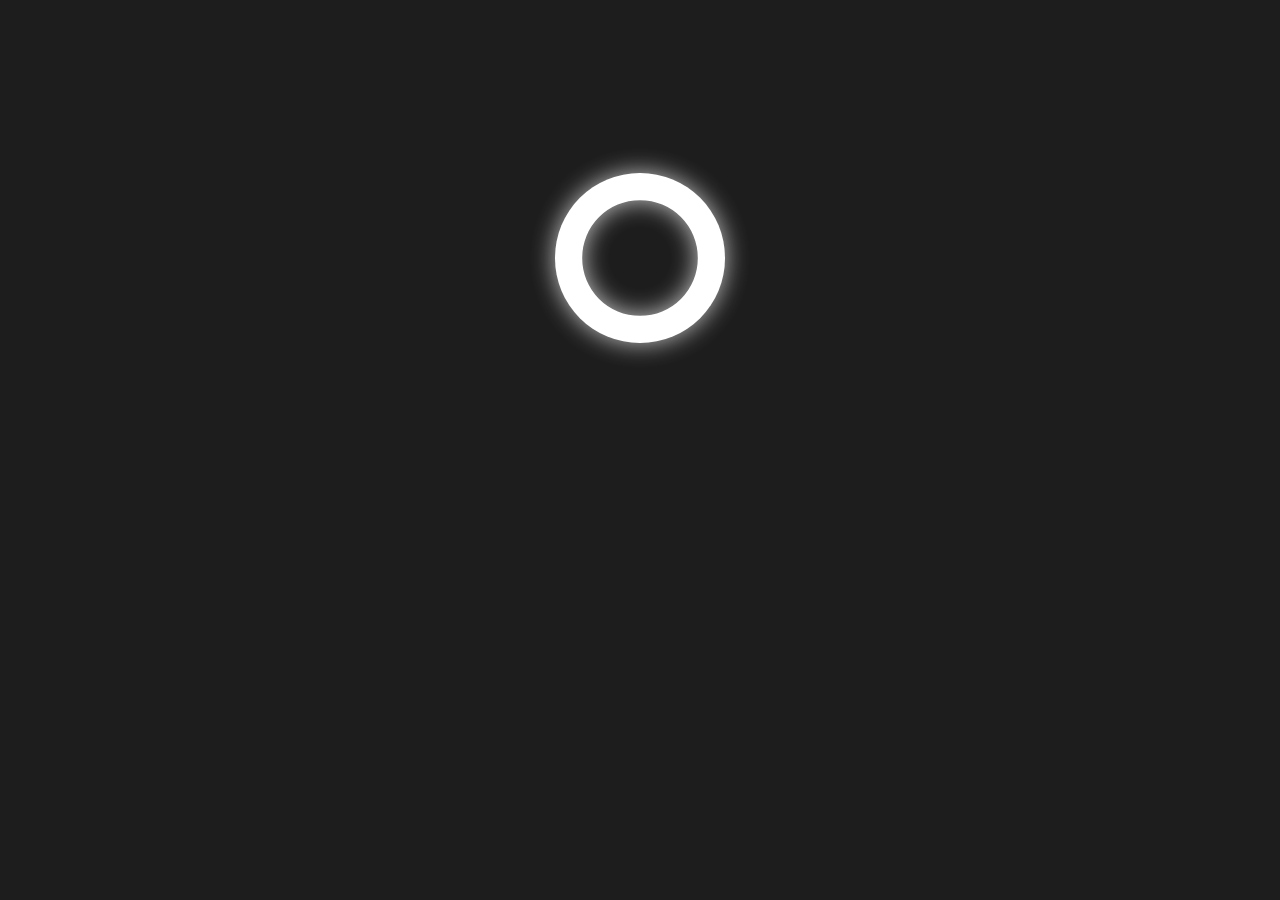
<file: index.html>
<!DOCTYPE html>
<html lang="en">
<!-- страница загрузки -->

<head>
  <meta charset="UTF-8">
  <meta http-equiv="X-UA-Compatible" content="IE=edge">
  <meta name="viewport" content="width=device-width, initial-scale=1.0, minimum-scale=1.0, maximum-scale=1.0">
  <link rel="import" href="html/fonts.html">
  <!-- стили -->
  <link rel="icon" href="img//Main//favicon.png" type="image/x-icon">
  <link rel="stylesheet" href="css/loading.css" type="text/css">
  <!-- JS  & JQuery -->
  <script src="js/loading.js"></script>
  <script src="https://ajax.googleapis.com/ajax/libs/jquery/3.6.1/jquery.min.js"></script>
  <title>Sonare</title>
</head>

<body>
  <div id="download">
  </div>
</body>

</html>
</file>
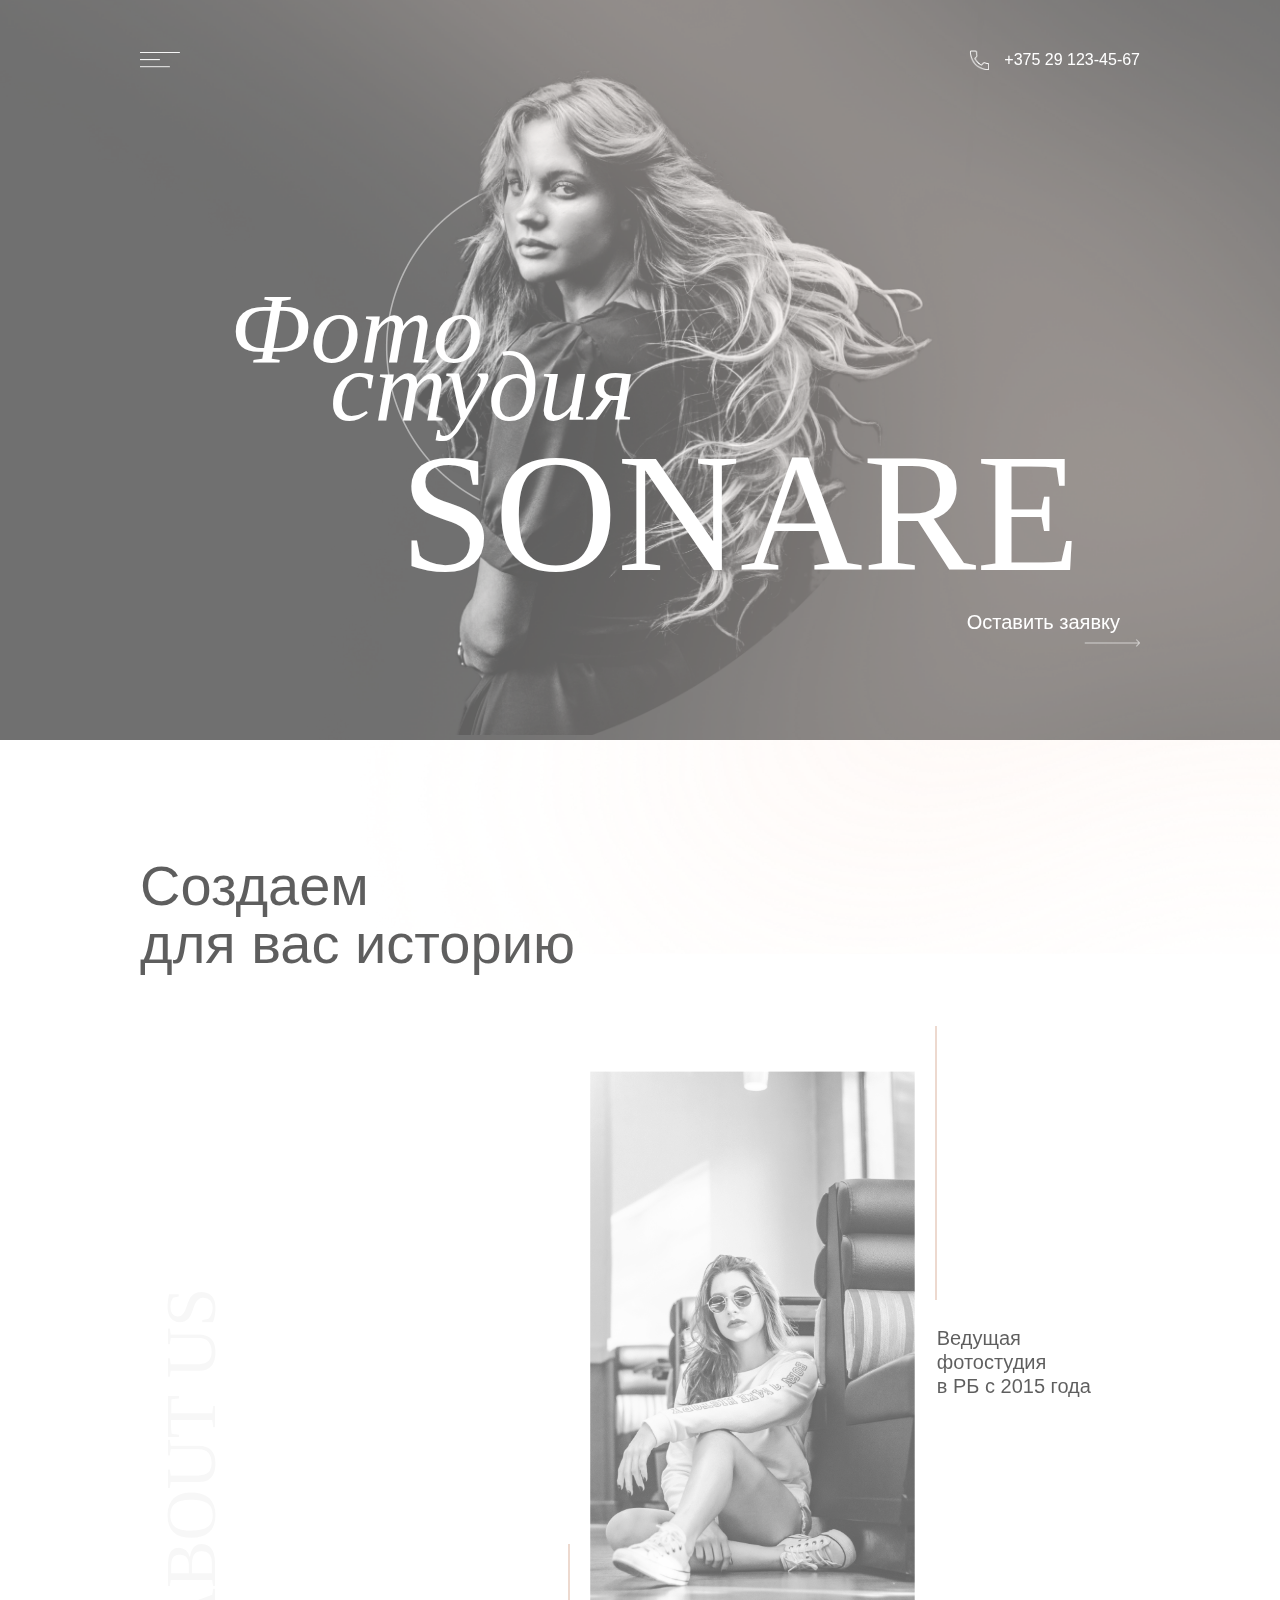
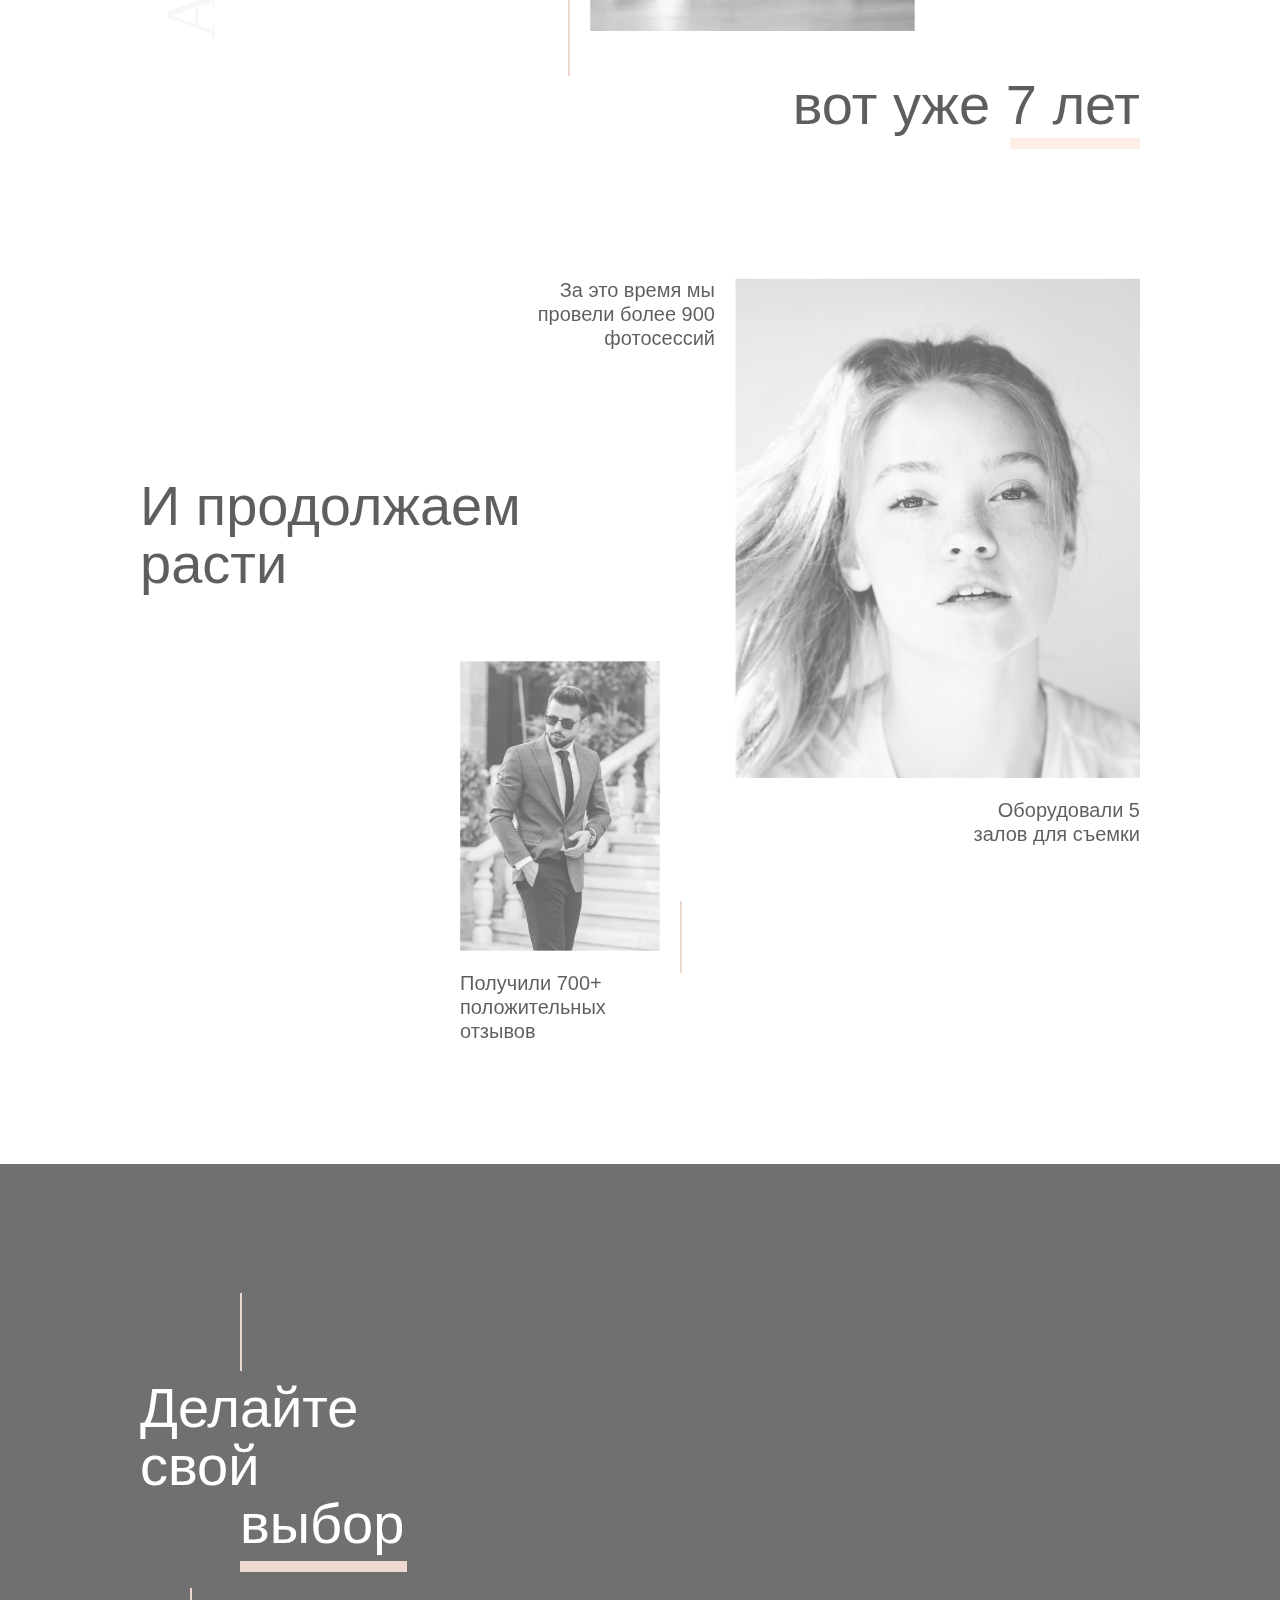
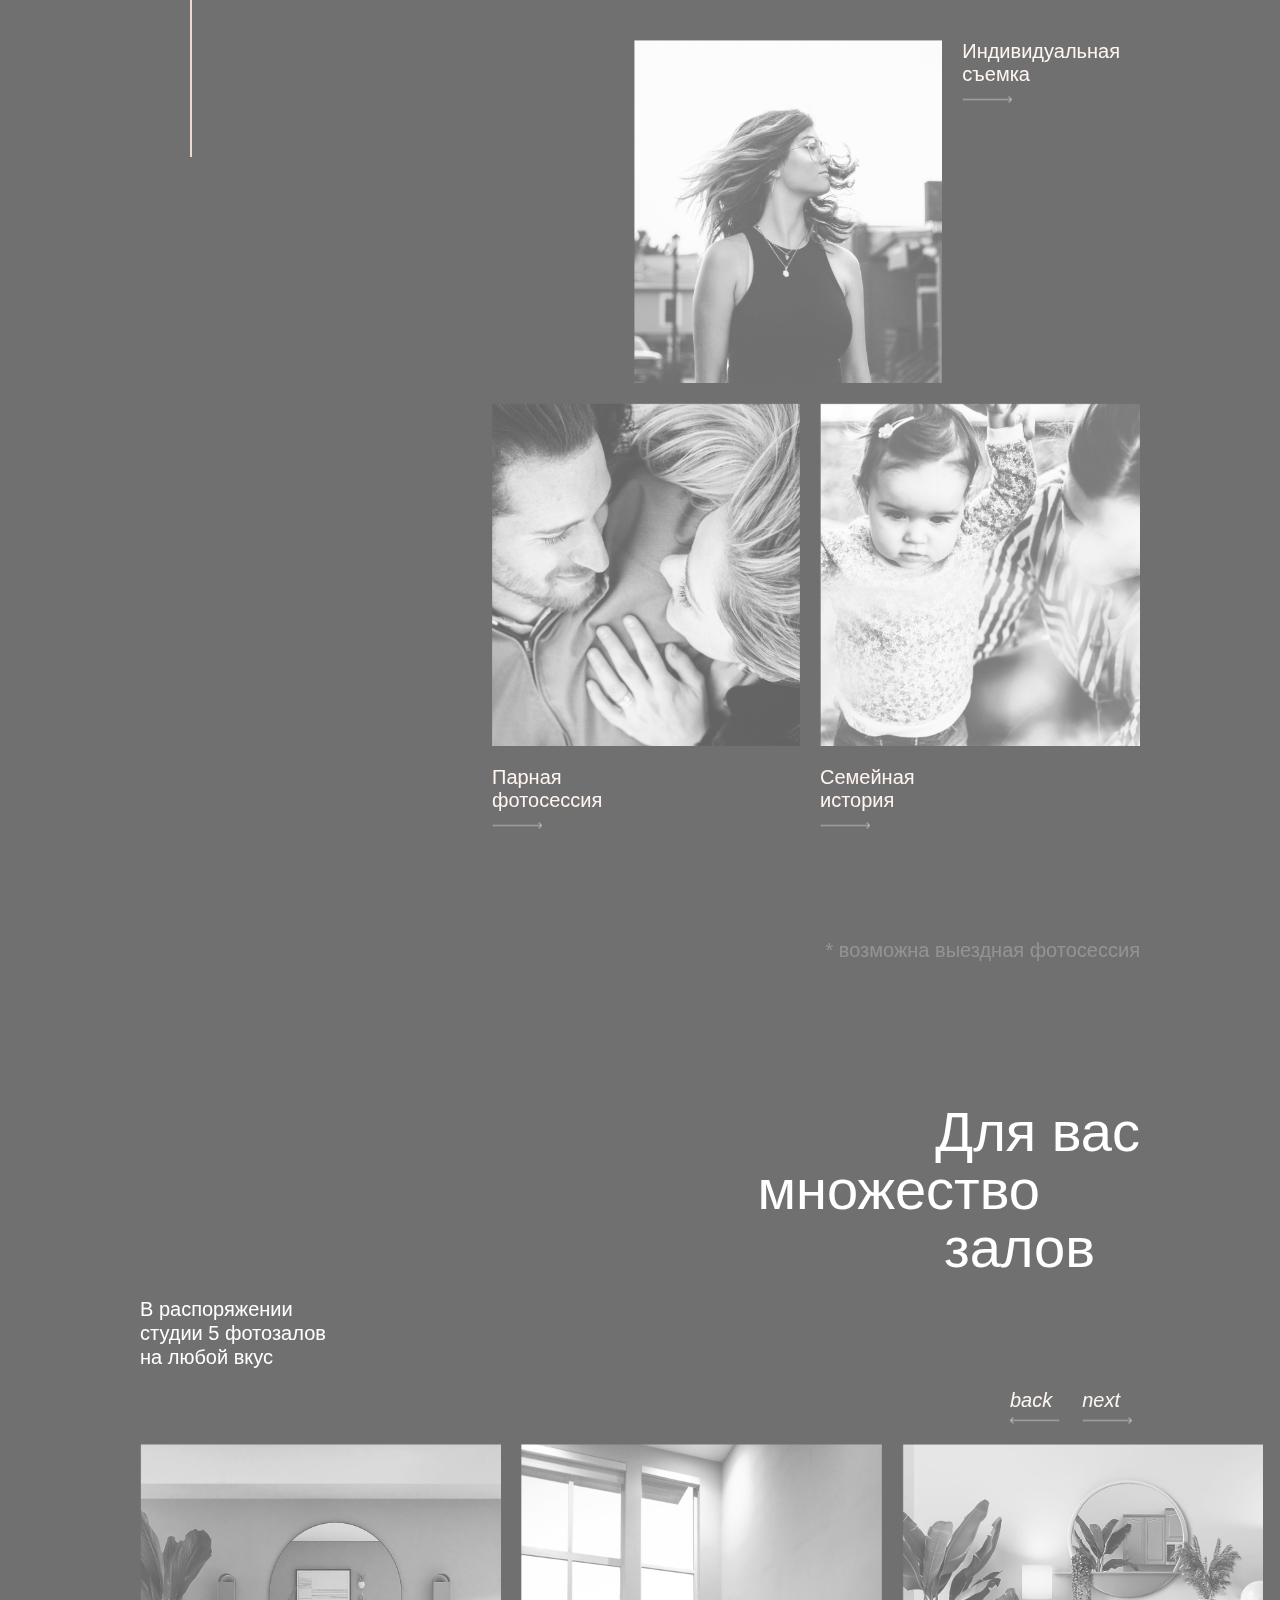
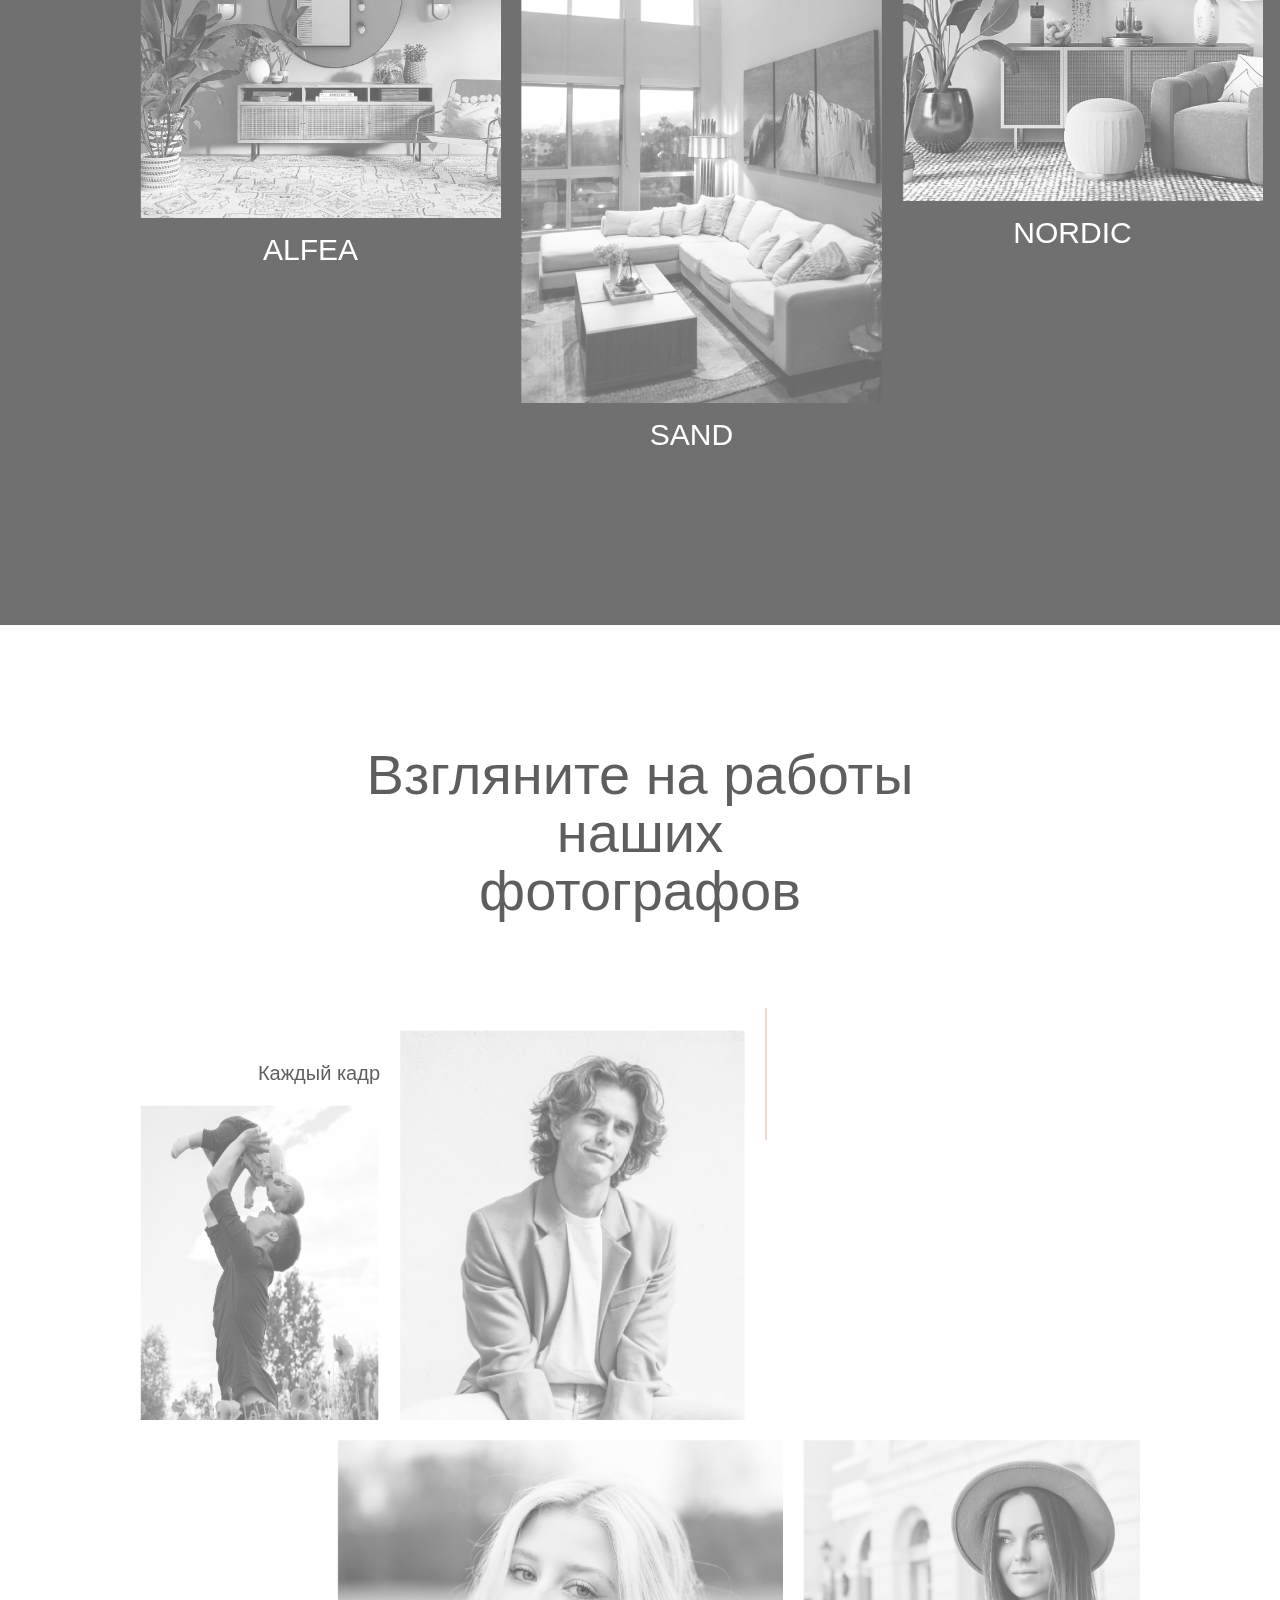
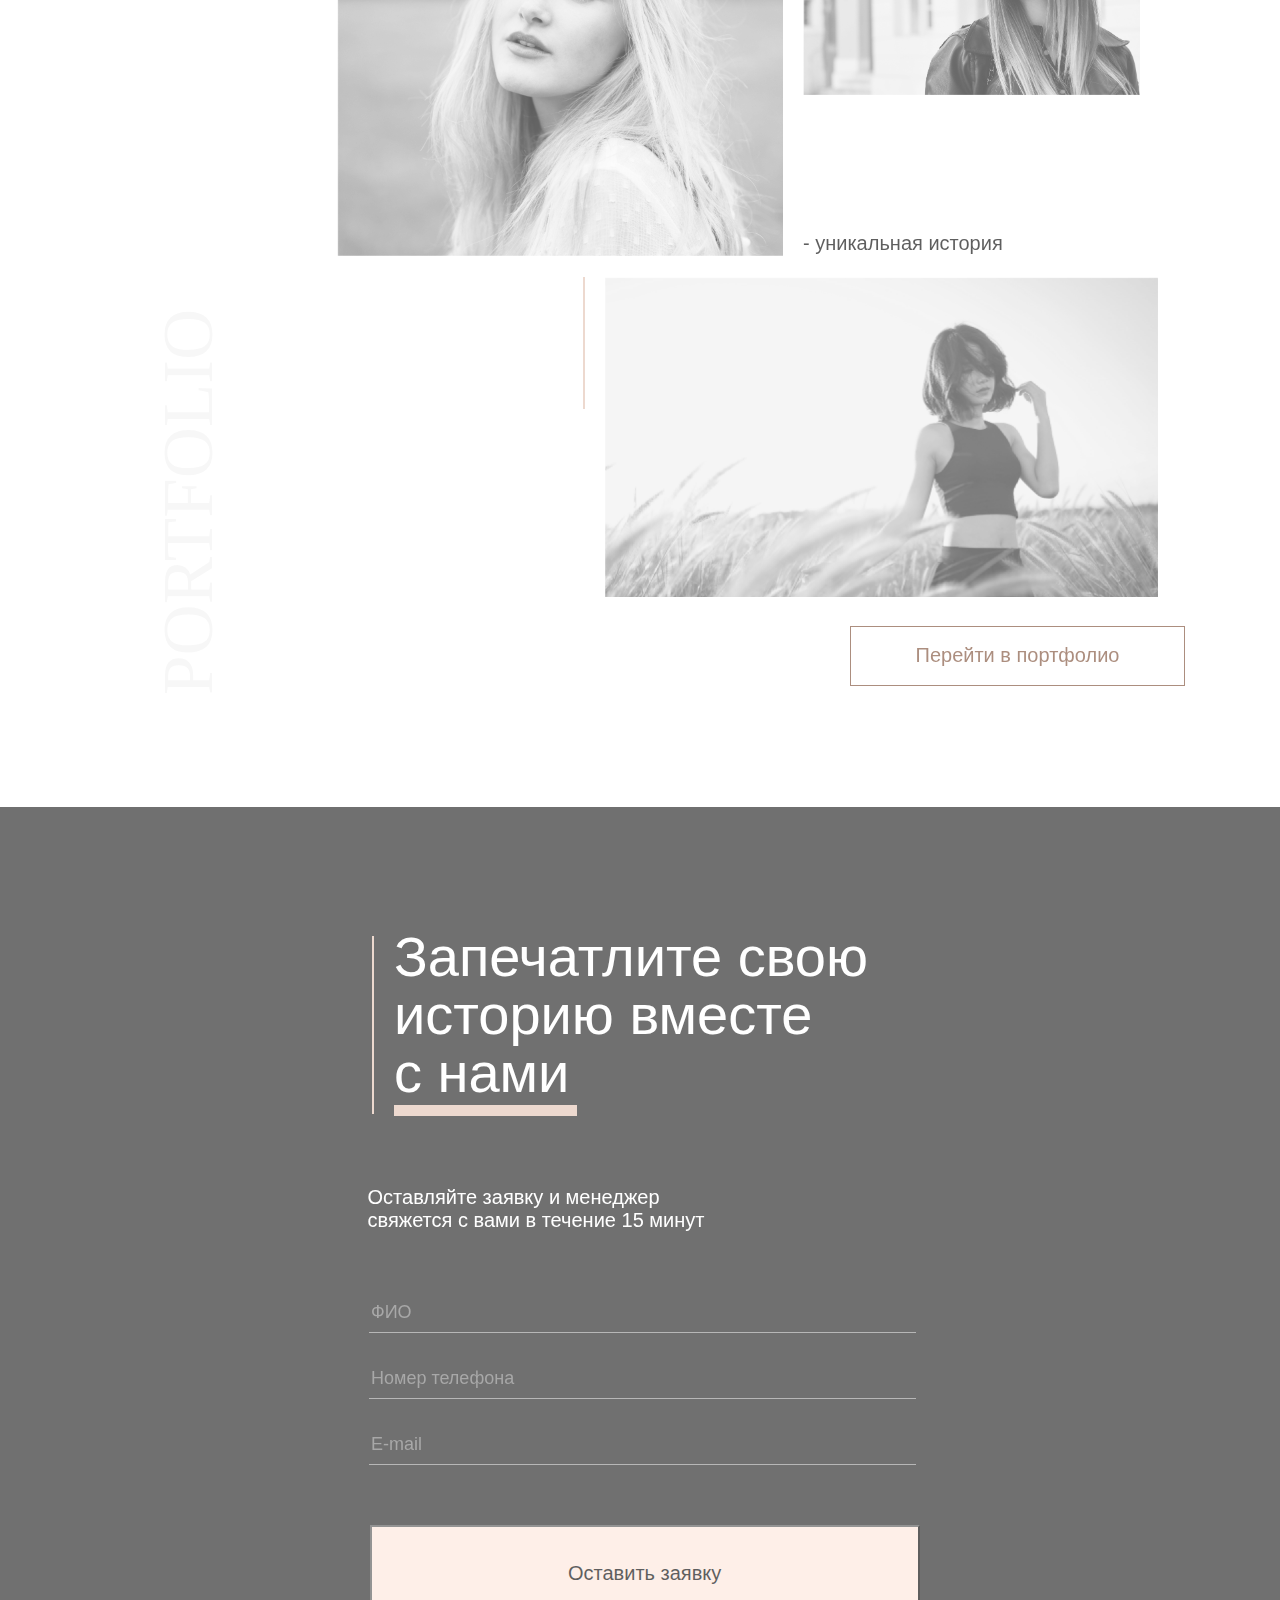
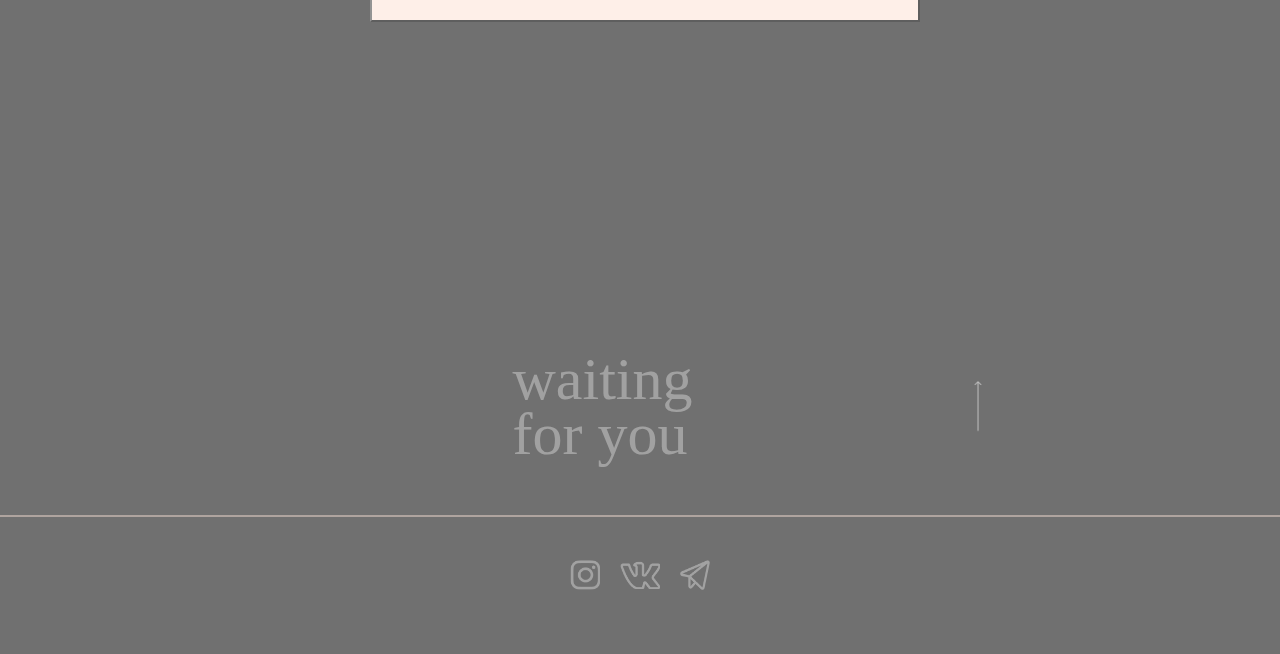
<file: main.html>
<!DOCTYPE html>
<html lang="en">
<!-- главная -->

<head>
    <meta charset="UTF-8">
    <meta http-equiv="X-UA-Compatible" content="IE=edge">
    <meta name="viewport" content="width=device-width, initial-scale=1.0, minimum-scale=1.0, maximum-scale=1.0">
    <link rel="import" href="html/fonts.html">
    <!-- стили -->
    <link rel="icon" href="img//Main//favicon.png" type="image/x-icon">
    <link rel="stylesheet" href="css/main.css" type="text/css">
    <!-- JS & JQuery -->
    <script src="./js/main.js"></script>
    <script src="https://ajax.googleapis.com/ajax/libs/jquery/3.6.1/jquery.min.js"></script>
    <title>Фотостудия Sonare</title>
</head>

<body>
    <div class="header">
        <div id="nav">
            <img id="nav-open" src="./img//Main//burger-menu.png">
            <div id="telephone">
                <img id="tel_icon" src="./img//Main//phone-icon.png">
                <p> +375 29 123-45-67</p>
            </div>
        </div>

        <img src="./img//Main//ellipse-1.png" id="ellipse-1-girl">
        <img src="./img//Main//LighMain.png" id="blur-main-girl">
        <img src="./img//Main//Girl.png" id="main-girl">
        <div id="title">
            <div id="fotostd-title">
                <p id="f1">Фото</p>
                <p id="f2">студия</p>
            </div>
            <h1 id="main-title">SONARE</h1>
            <div id="req-1-p">
                <a href="">
                    <p>Оставить заявку</p>
                </a>
                <img src="./img//Main//arrow-1.png" id="req-1-arr-img">
            </div>
            <div id="req-1-button">
                <button>
                    <p>Оставить заявку</p>
                </button>
            </div>
        </div>
    </div>

    <div class="about">
        <div id="history">
            <div id="title-history">
                <h2>Создаем <br> для вас историю</h2>
            </div>
            <div id="img-history">
                <h3>ABOUT US</h3>
                <hr id="hr-line-1">
                <img src="./img//Main//Main-1.png" id="girl-2">
                <hr id="hr-line-2">
                <p id="ftsd2015">Ведущая фотостудия <br> в РБ с 2015 года</p>
            </div>
            <div id="s7years-history">
                <div>
                    <p>вот уже 7 лет</p>
                    <hr id="hr-block-1">
                </div>
            </div>
        </div>
        <div id="growth">
            <div id="count-growth">
                <div id="cnt-fotoss">
                    <p>За это время мы провели более 900 фотосессий</p>
                    <img id="girl-3" src="./img//Main//Main-2.png">
                </div>
                <div id="cnt-halls">
                    <p> Оборудовали 5 <br>
                        залов для съемки</p>
                </div>
            </div>
            <div id="continue-growth">
                <div id="grow-title">
                    <h2>И продолжаем <br> расти</h2>
                </div>
                <div id="count-ans">
                    <div id="ca-1">
                        <img id="man-1" src="./img//Main//Main-3.png">
                        <p>Получили 700+ <br> положительных <br> отзывов</p>
                    </div>
                    <div id="ca-2">
                        <hr id="hr-line-3">
                    </div>
                </div>
            </div>
        </div>
    </div>

    <div class="services">
        <div id="make-choice-title">
            <div>
                <hr id="hr-line-4">
            </div>
            <div id="choice-text-1">
                <h2>Делайте <br> свой</h2>
            </div>
            <div id="choice-text-1_2">
                <h2>Делайте свой</h2>
            </div>
            <div id="choice-text-2_2">
                <h2>выбор</h2>
            </div>
            <div id="choice-text-2">
                <h2 id="choice-text-2_2">выбор</h2>
                <hr id="hr-block-2">
            </div>
            <div>
                <hr id="hr-line-5">
            </div>
        </div>
        <div id="services-foto">
            <div id="line-1">
                <img id="src-foto-1" src="./img//Main//Main-4.png">
                <div id="to-serv-1">
                    <p>Индивидуальная <br> съемка</p>
                    <img src="./img//Main//arrow-1.png">
                </div>
            </div>
            <div id="line-2">
                <div id="serv-2">
                    <img id="src-foto-2" src="./img//Main//Main-5.png">
                    <div id="to-serv-2">
                        <p>Парная <br> фотосессия</p>
                        <img src="./img//Main//arrow-1.png">
                    </div>
                </div>
                <div id="serv-3">
                    <img id="src-foto-3" src="./img//Main//Main-6.png">
                    <div id="to-serv-3">
                        <p>Семейная <br> история</p>
                        <img src="./img//Main//arrow-1.png">
                    </div>
                </div>
            </div>
        </div>
        <div id="out-sessia">
            <div id="possibl-sessia-text">
                <p>* возможна выездная фотосессия</p>
            </div>
        </div>
    </div>


    <div class="halls">
        <div id="halls-for-you">
            <div>
                <div id="p-1">
                    <p>Для вас</p>
                </div>
            </div>
            <div>
                <div id="p-2">
                    <p>множество</p>
                </div>
            </div>
            <div>
                <div id="p-3">
                    <p>залов</p>
                </div>
            </div>
        </div>
        <div id="halls5-you">
            <p>
                В распоряжении <br> студии 5 фотозалов <br>
                на любой вкус
            </p>
        </div>
        <div id="arrow-nav-halls">
            <div id="arr-nav-1">
                <p>back</p>
                <img id="navarr-1" src="./img//Main//arrow-1.png">
            </div>
            <div id="arr-nav-2">
                <p>next</p>
                <img id="navarr-2" src="./img//Main//arrow-1.png">
            </div>
        </div>
        <div id="halls-foto">
            <div id="hall-1"><img src="./img//Main//Main-7.png">
                <p>ALFEA</p>
            </div>
            <div id="hall-2"><img src="./img//Main//Main-8.png">
                <p>SAND</p>
            </div>
            <div id="hall-3"><img src="./img//Main//Main-9.png">
                <p>NORDIC</p>
            </div>
            <div id="hall-4"><img src="./img//Main//Main-15.jpg">
                <p>HEAVEN</p>
            </div>
            <div id="hall-5"><img src="./img//Main//Main-16.jpg">
                <p>PARADISE</p>
            </div>
        </div>
    </div>


    <div class="portfolio">
        <div id="see_us_text">
            <div>
                <p>Взгляните на работы</p>
            </div>
            <div>
                <p>наших</p>
            </div>
            <div>
                <p>фотографов</p>
            </div>
        </div>
        <div id="portf-line-1">
            <div id="line-1-bl-1">
                <div>
                    <p>Каждый кадр</p>
                </div>
                <div><img id="foto-1" src="./img//Main//Main-10.png"></div>
            </div>
            <div id="line-1-bl-2"><img id="foto-2" src="./img//Main//Main-11.png"></div>
            <div id="line-1-bl-3">
                <hr id="hr-line-6">
            </div>
        </div>
        <div id="portf-line-2">
            <div id="line-2-bl-1"><img id="foto-3" src="./img//Main//Main-12.png"></div>
            <div id="line-2-bl-2">
                <div id="inner-line-2-bl-2"><img id="foto-4" src="./img//Main//Main-13.png">
                    <p>- уникальная история</p>
                </div>
            </div>
        </div>
        <div id="portf-line-3">
            <div id="h3-text-side-3">
                <h3>PORTFOLIO</h3>
            </div>
            <div id="line-3-bl-2">
                <hr id="hr-line-7">
                <img id="foto-5" src="./img//Main//Main-14.png">
            </div>
        </div>
        <div id="go-to-portf">
            <div>
                <button id="btn-goto-porfl">
                    <p>Перейти в портфолио</p>
                </button>
            </div>
        </div>
    </div>

    <div class="request">
        <div id="form">
            <div id="form-title">
                <div>
                    <hr id="hr-line-8">
                </div>
                <div id="title-form">
                    <p>Запечатлите свою <br> историю вместе <br> с нами</p>
                    <hr id="hr-block-3">
                </div>
            </div>
            <div id="form-fields">
                <div id="leave-req-text">
                    <p>Оставляйте заявку и менеджер <br> свяжется с вами в течение 15 минут</p>
                </div>
                <div id="inputs">
                    <input type="text" placeholder="ФИО">
                    <input type="tel" placeholder="Номер телефона">
                    <input type="email" placeholder="E-mail">
                </div>
                <div id="btn-req">
                    <button>
                        <p>Оставить заявку</p>
                    </button>
                </div>

            </div>
            <div id="h3-text-side">
                <h3>REQUEST</h3>
            </div>
        </div>

    </div>

    <div class="footer">
        <div id="waiting-text">
            <div id="text">waiting <br> for you</div>
            <div id="arr-up-link"><img id="arr-up" src="./img//Main//arrow-1.png"></div>
        </div>
        <div>
            <hr id="hr-line-9">
        </div>
        <div id="social-icons">
            <a href="#"><img id="inst" src="./img//Main//inst.png"></a>
            <a href="#"><img id="vk" src="./img//Main//vk.png"></a>
            <a href="#"><img id="tg" src="./img//Main//tg.png"></a>
        </div>
    </div>
</body>

</html>
</file>
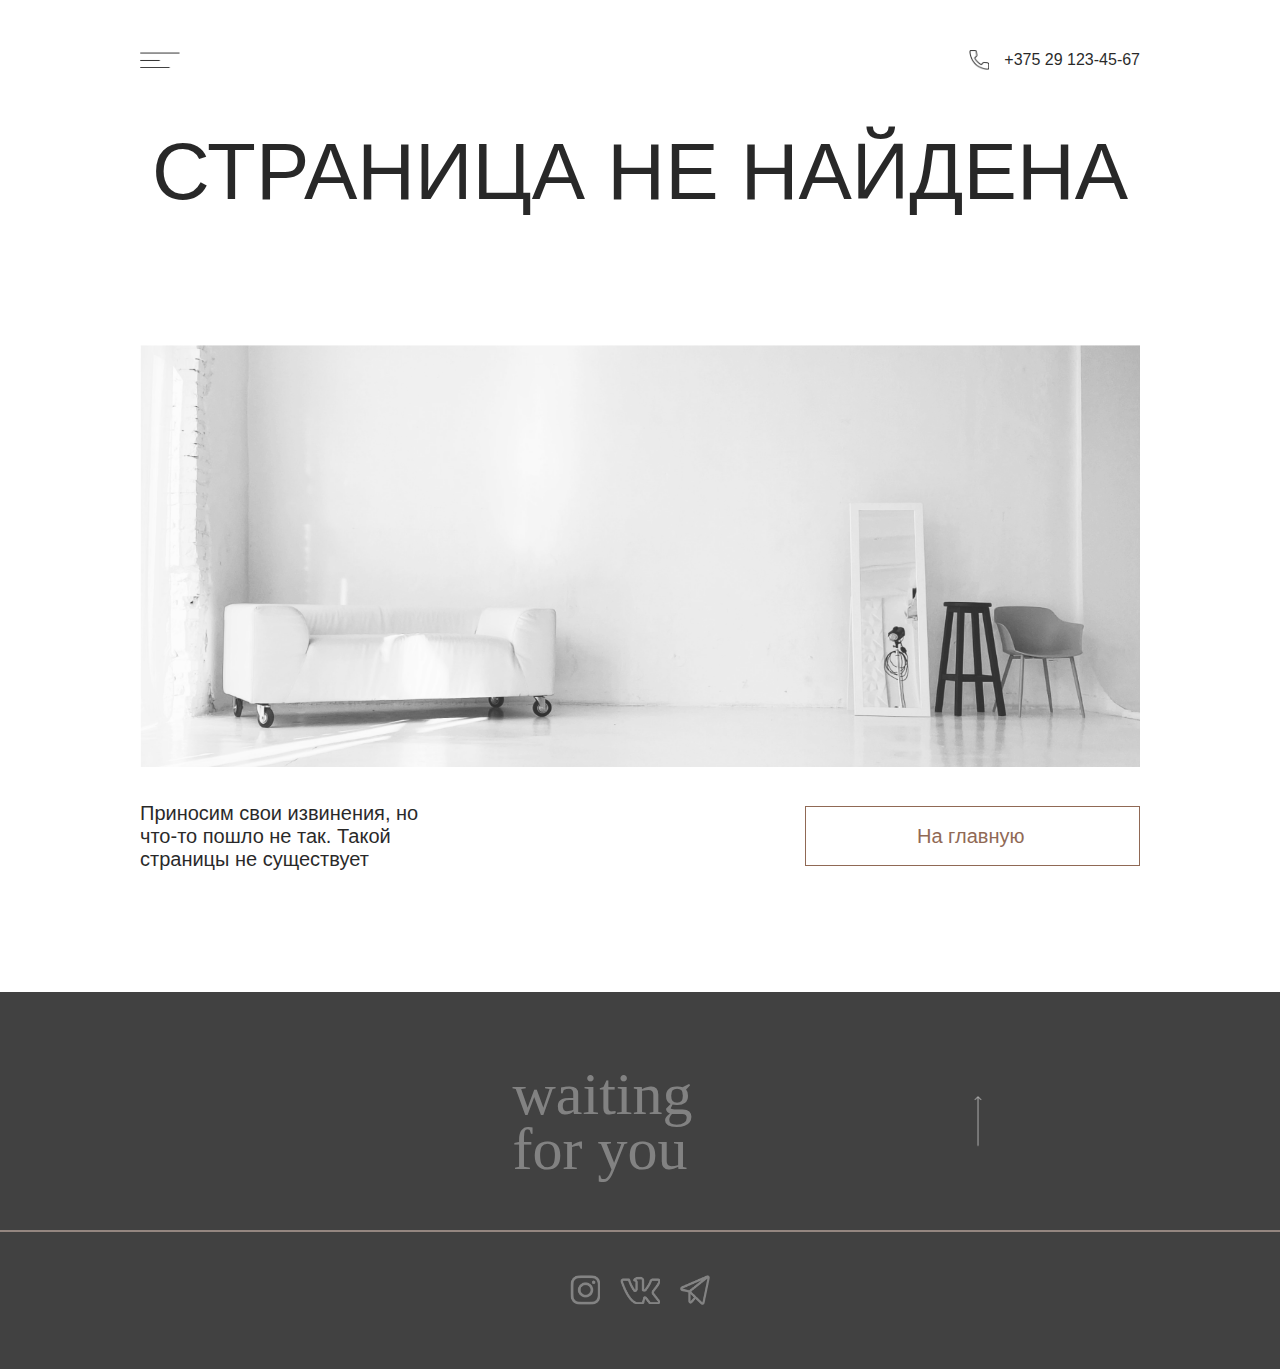
<file: html/404-page.html>
<!DOCTYPE html>
<html lang="en">
<!-- Страница ошибки (404) -->

<head>
    <meta charset="UTF-8">
    <meta http-equiv="X-UA-Compatible" content="IE=edge">
    <meta name="viewport" content="width=device-width, initial-scale=1.0, minimum-scale=1.0, maximum-scale=1.0">
    <link rel="import" href="..//html/fonts.html">
    <!-- стили -->
    <link rel="icon" href="..//img//Main//favicon.png" type="image/x-icon">
    <link rel="stylesheet" href="..//css/404-page.css" type="text/css">
     <!-- JS  & JQuery -->
     <script src="..//js/404-page.js"></script>
     <script src="https://ajax.googleapis.com/ajax/libs/jquery/3.6.1/jquery.min.js"></script>
    <title>404</title>
</head>

<body>
    <div class="header">
        <div id="nav">
            <img id="nav-open" src="..//img//Servsc//menu-icon-dark.png">
            <div id="telephone">
                <img id="tel_icon" src="..//img//Servsc//tel-icon-dark.png">
                <p> +375 29 123-45-67</p>
            </div>
        </div>

        <div id="error-title">
            <h2>СТРАНИЦА НЕ НАЙДЕНА</h2>
        </div>
    </div>
    <div class="error-content">
        <img id="error-1" src="..//img//404//Err-1.png">
        <div id="error-descr">
            <p>Приносим свои извинения, но что-то пошло не так. Такой страницы не существует</p>
            <button>
                <p>На главную</p>
            </button>
        </div>
    </div>
    <div class="footer">
        <div id="waiting-text">
            <div id="text">waiting <br> for you</div>
            <div id="arr-up-link"><img id="arr-up" src="..//img//Main//arrow-1.png"></div>
        </div>
        <div>
            <hr id="hr-line-9">
        </div>
        <div id="social-icons">
            <a href="#"><img id="inst" src="..//img//Main//inst.png"></a>
            <a href="#"><img id="vk" src="..//img//Main//vk.png"></a>
            <a href="#"><img id="tg" src="..//img//Main//tg.png"></a>
        </div>
    </div>
</body>

</html>
</file>
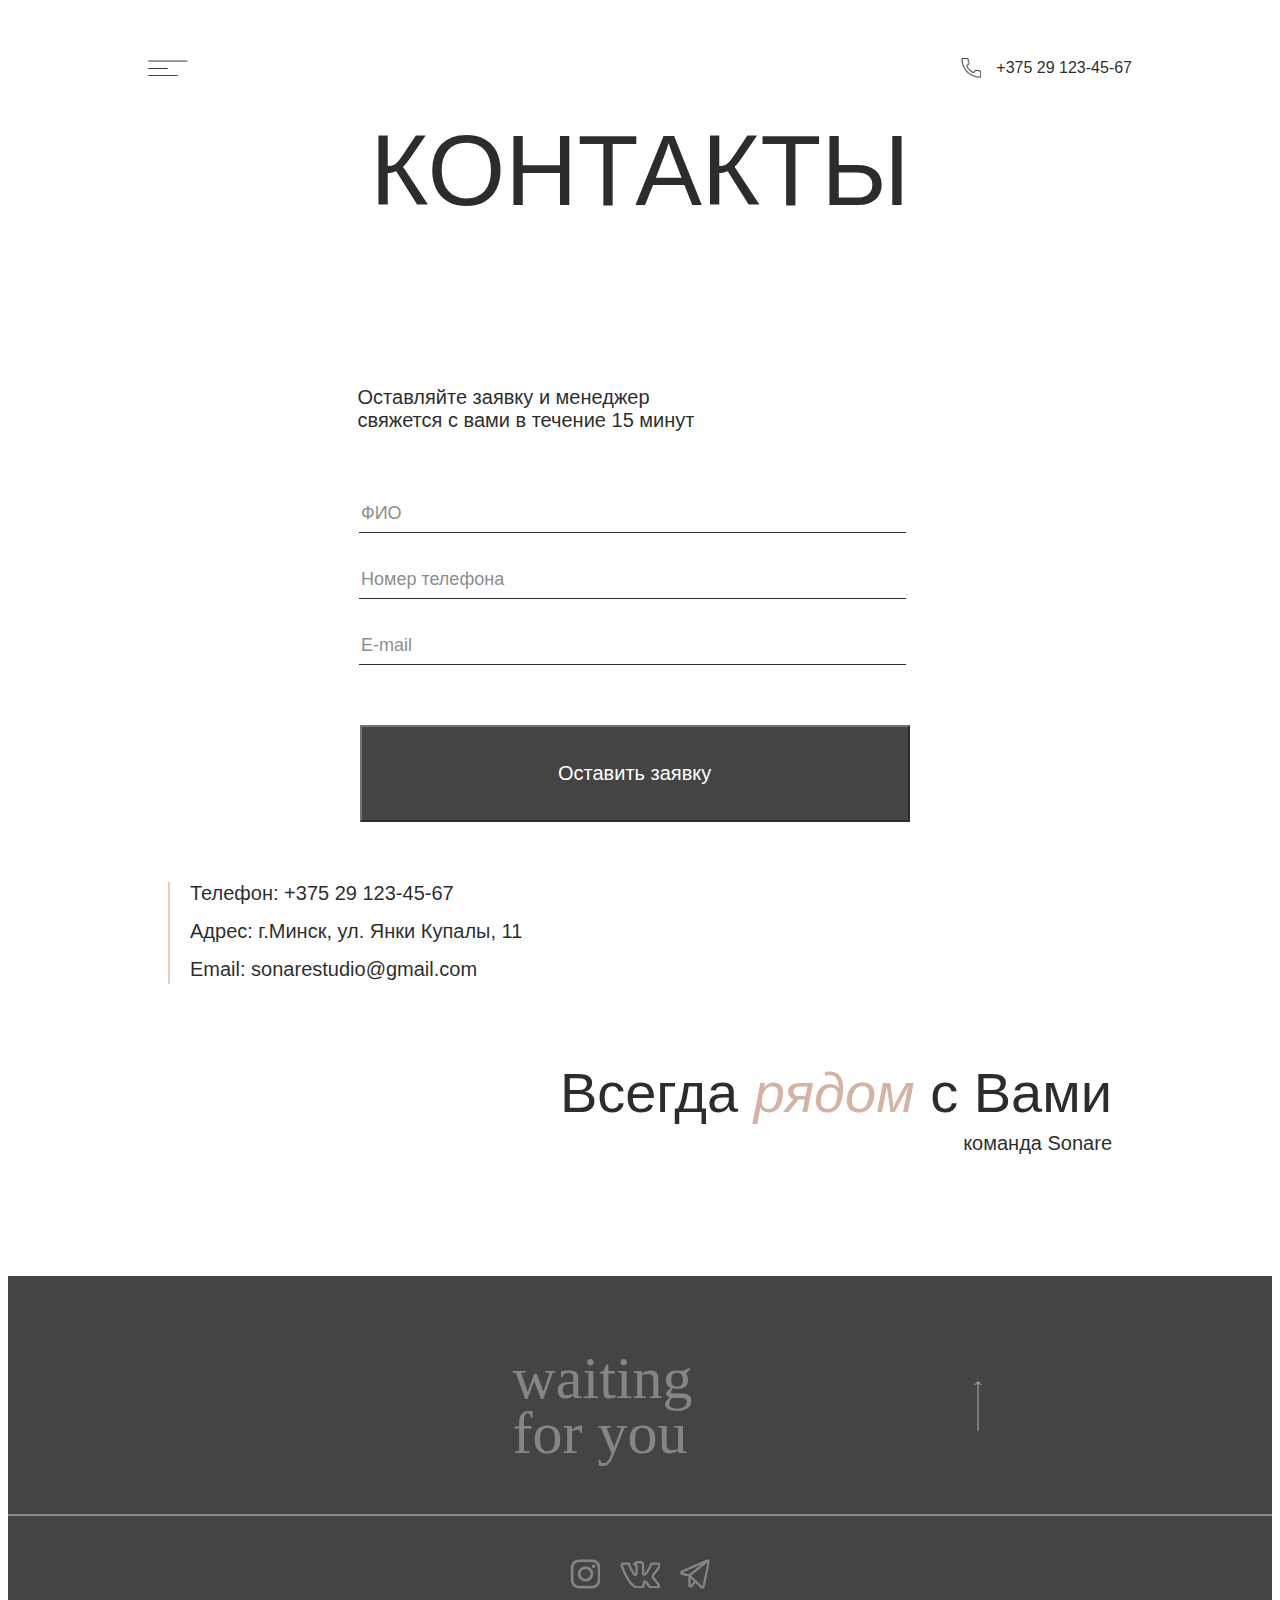
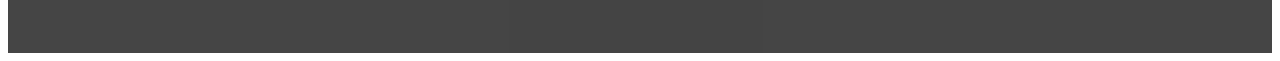
<file: html/contacts.html>
<!DOCTYPE html>
<html lang="en">
<!-- Контакты -->

<head>
    <meta charset="UTF-8">
    <meta http-equiv="X-UA-Compatible" content="IE=edge">
    <meta name="viewport" content="width=device-width, initial-scale=1.0, minimum-scale=1.0, maximum-scale=1.0">
    <link rel="import" href="..//html/fonts.html">
    <!-- стили -->
    <link rel="icon" href="..//img//Main//favicon.png" type="image/x-icon">
    <link rel="stylesheet" href="..//css/contacts.css" type="text/css">
     <!-- JS  & JQuery -->
     <script src="..//js/contacts.js"></script>
     <script src="https://ajax.googleapis.com/ajax/libs/jquery/3.6.1/jquery.min.js"></script>
    <title>Контакты</title>
</head>

<body>
    <div class="header">
        <div id="nav">
            <img id="nav-open" src="..//img//Servsc//menu-icon-dark.png">
            <div id="telephone">
                <img id="tel_icon" src="..//img//Servsc//tel-icon-dark.png">
                <p>+375 29 123-45-67</p>
            </div>
        </div>
        <div id="contacts-title">
            <h2>КОНТАКТЫ</h2>
        </div>
    </div>
    <div class="contacts-info">
        <div id="form">
            <div id="form-fields">
                <div id="leave-req-text">
                    <p>Оставляйте заявку и менеджер <br> свяжется с вами в течение 15 минут</p>
                </div>
                <div id="inputs">
                    <input type="text" placeholder="ФИО">
                    <input type="tel" placeholder="Номер телефона">
                    <input type="email" placeholder="E-mail">
                </div>
                <div id="btn-req">
                    <button>
                        <p>Оставить заявку</p>
                    </button>
                </div>
            </div>
            <div id="map">
                <script type="text/javascript" charset="utf-8" async
                    src="https://api-maps.yandex.ru/services/constructor/1.0/js/?um=constructor%3A9ad0f6c691fc5fa03508150b4ad8c6b6a64790fa11a1d8ed89f133d4b38d24b9&amp;width=360&amp;height=420&amp;lang=ru_RU&amp;scroll=true"></script>
            </div>
            <div id="map-laptop">
                <script type="text/javascript" charset="utf-8" async
                    src="https://api-maps.yandex.ru/services/constructor/1.0/js/?um=constructor%3A9ad0f6c691fc5fa03508150b4ad8c6b6a64790fa11a1d8ed89f133d4b38d24b9&amp;width=755&amp;height=400&amp;lang=ru_RU&amp;scroll=true"></script>
            </div>
            <div id="map-tablet">
                <script type="text/javascript" charset="utf-8" async
                    src="https://api-maps.yandex.ru/services/constructor/1.0/js/?um=constructor%3A9ad0f6c691fc5fa03508150b4ad8c6b6a64790fa11a1d8ed89f133d4b38d24b9&amp;width=652&amp;height=341&amp;lang=ru_RU&amp;scroll=true"></script>
            </div>
            <div id="map-phone">
                <script type="text/javascript" charset="utf-8" async
                    src="https://api-maps.yandex.ru/services/constructor/1.0/js/?um=constructor%3A9ad0f6c691fc5fa03508150b4ad8c6b6a64790fa11a1d8ed89f133d4b38d24b9&amp;width=320&amp;height=240&amp;lang=ru_RU&amp;scroll=true"></script>
            </div>
        </div>
        <div id="conts-info">
            <hr id="hr-line">
            <div>
                <p>Телефон: +375 29 123-45-67</p>
                <p>Адрес: г.Минск, ул. Янки Купалы, 11</p>
                <p>Email: sonarestudio@gmail.com</p>
            </div>
        </div>
        <div id="near-you">
            <p>Всегда <span>&nbsp;рядом&nbsp;</span> с Вами</p>
            <p>команда Sonare</p>
        </div>
    </div>
    <div class="footer">
        <div id="waiting-text">
            <div id="text">waiting <br> for you</div>
            <div id="arr-up-link"><img id="arr-up" src="..//img//Main//arrow-1.png"></div>
        </div>
        <div>
            <hr id="hr-line-9">
        </div>
        <div id="social-icons">
            <a href="#"><img id="inst" src="..//img//Main//inst.png"></a>
            <a href="#"><img id="vk" src="..//img//Main//vk.png"></a>
            <a href="#"><img id="tg" src="..//img//Main//tg.png"></a>
        </div>
    </div>
</body>

</html>
</file>
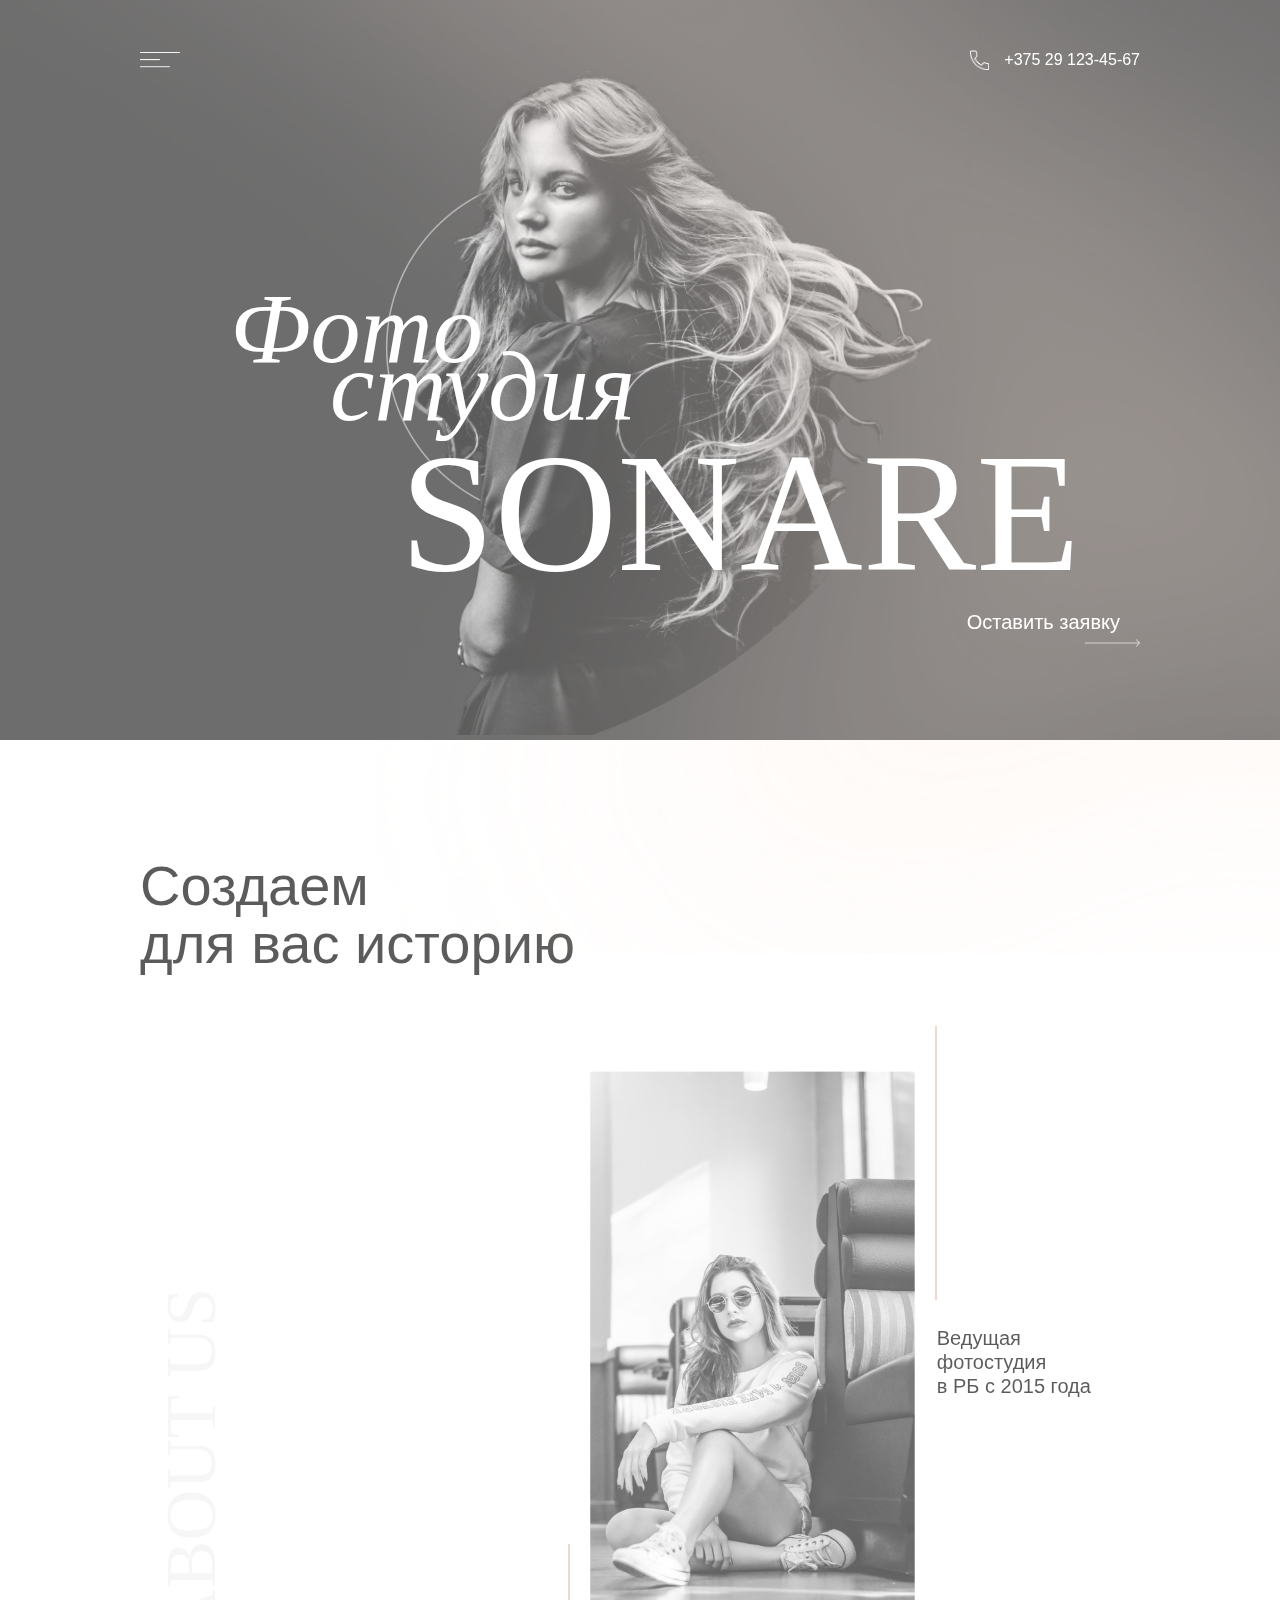
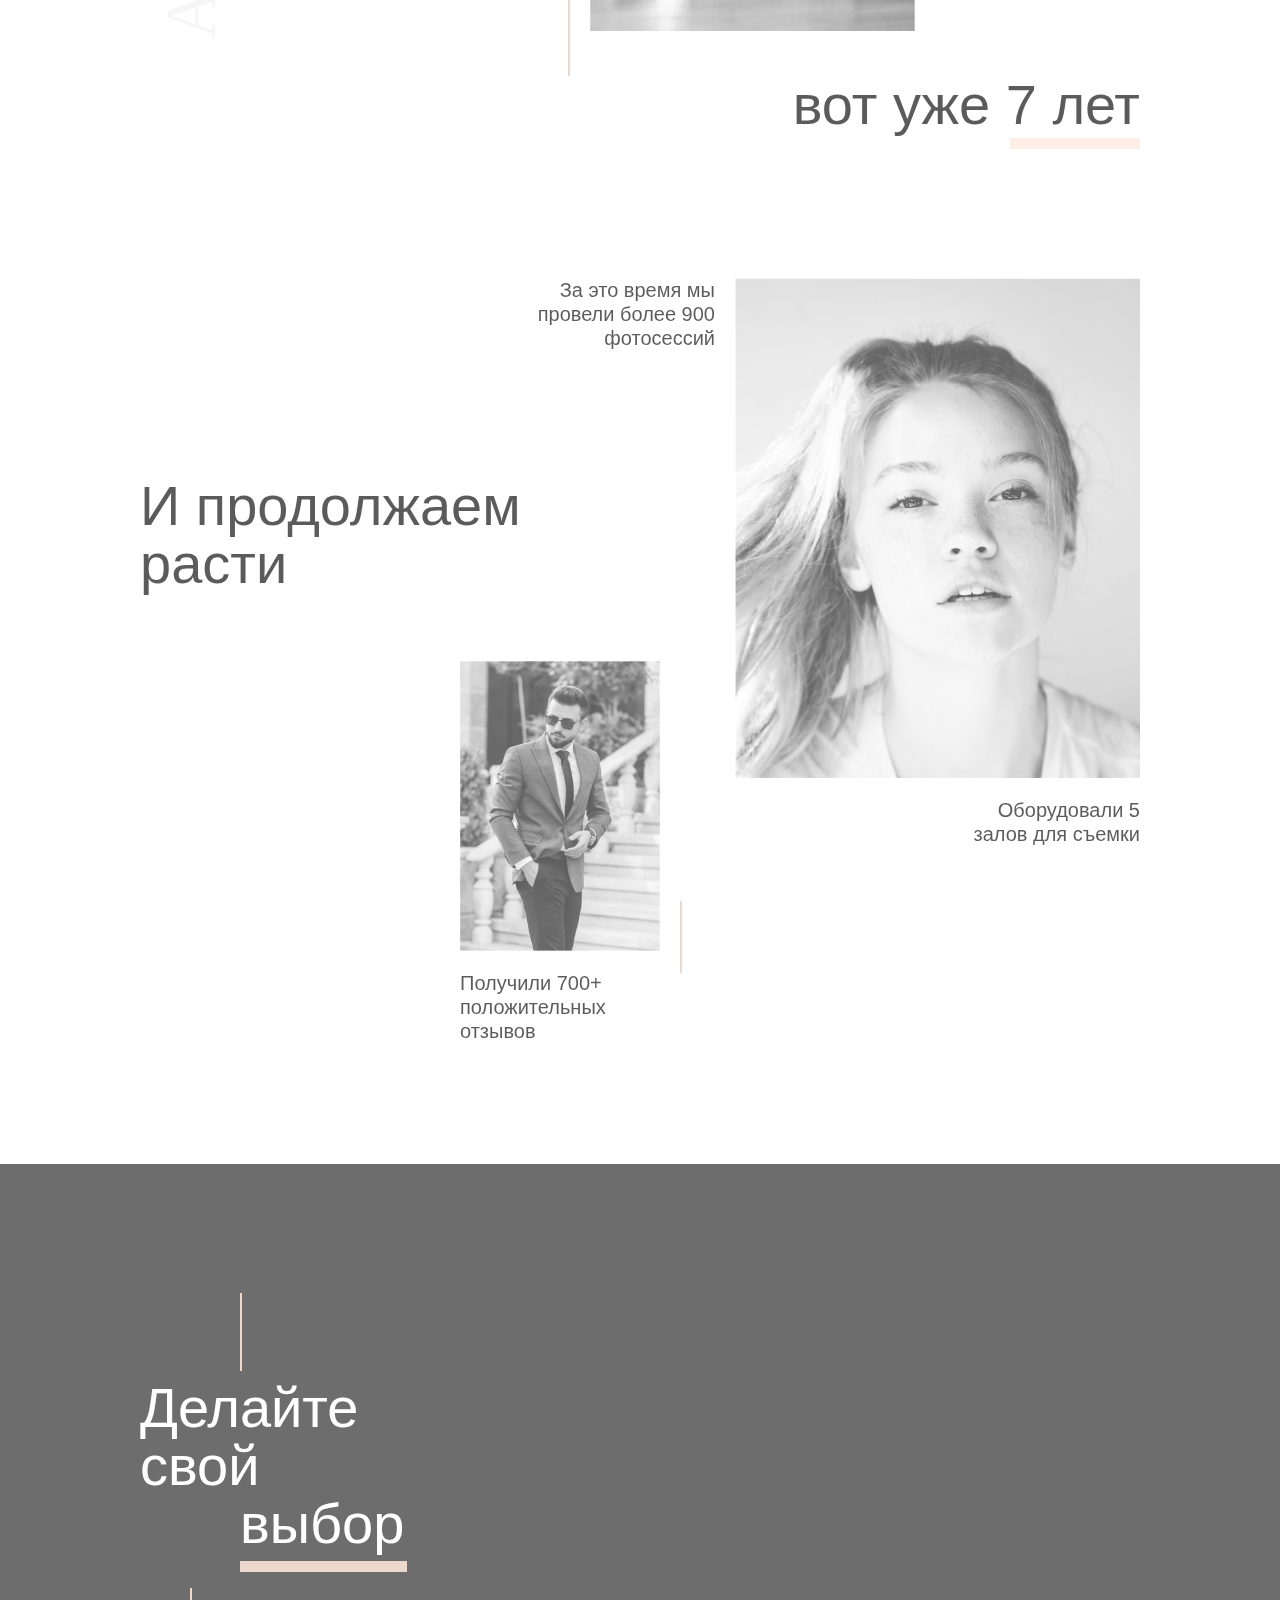
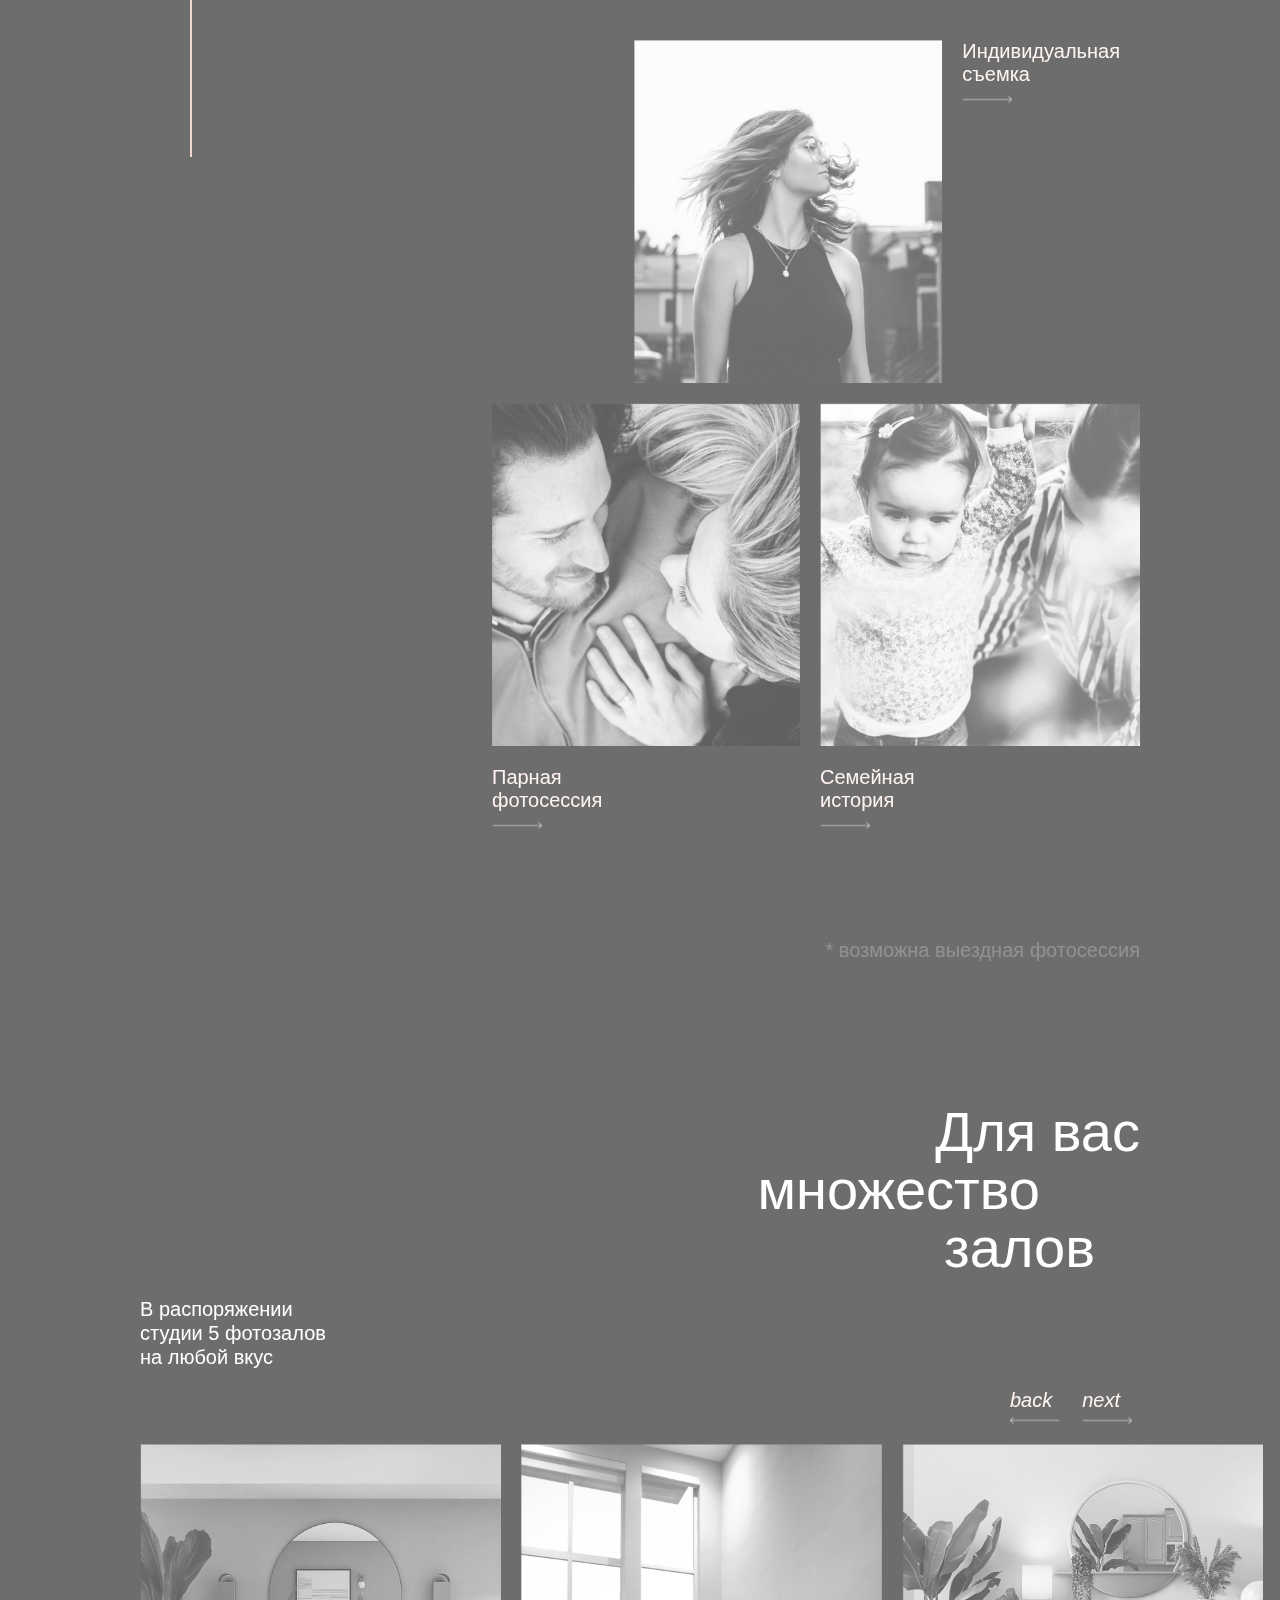
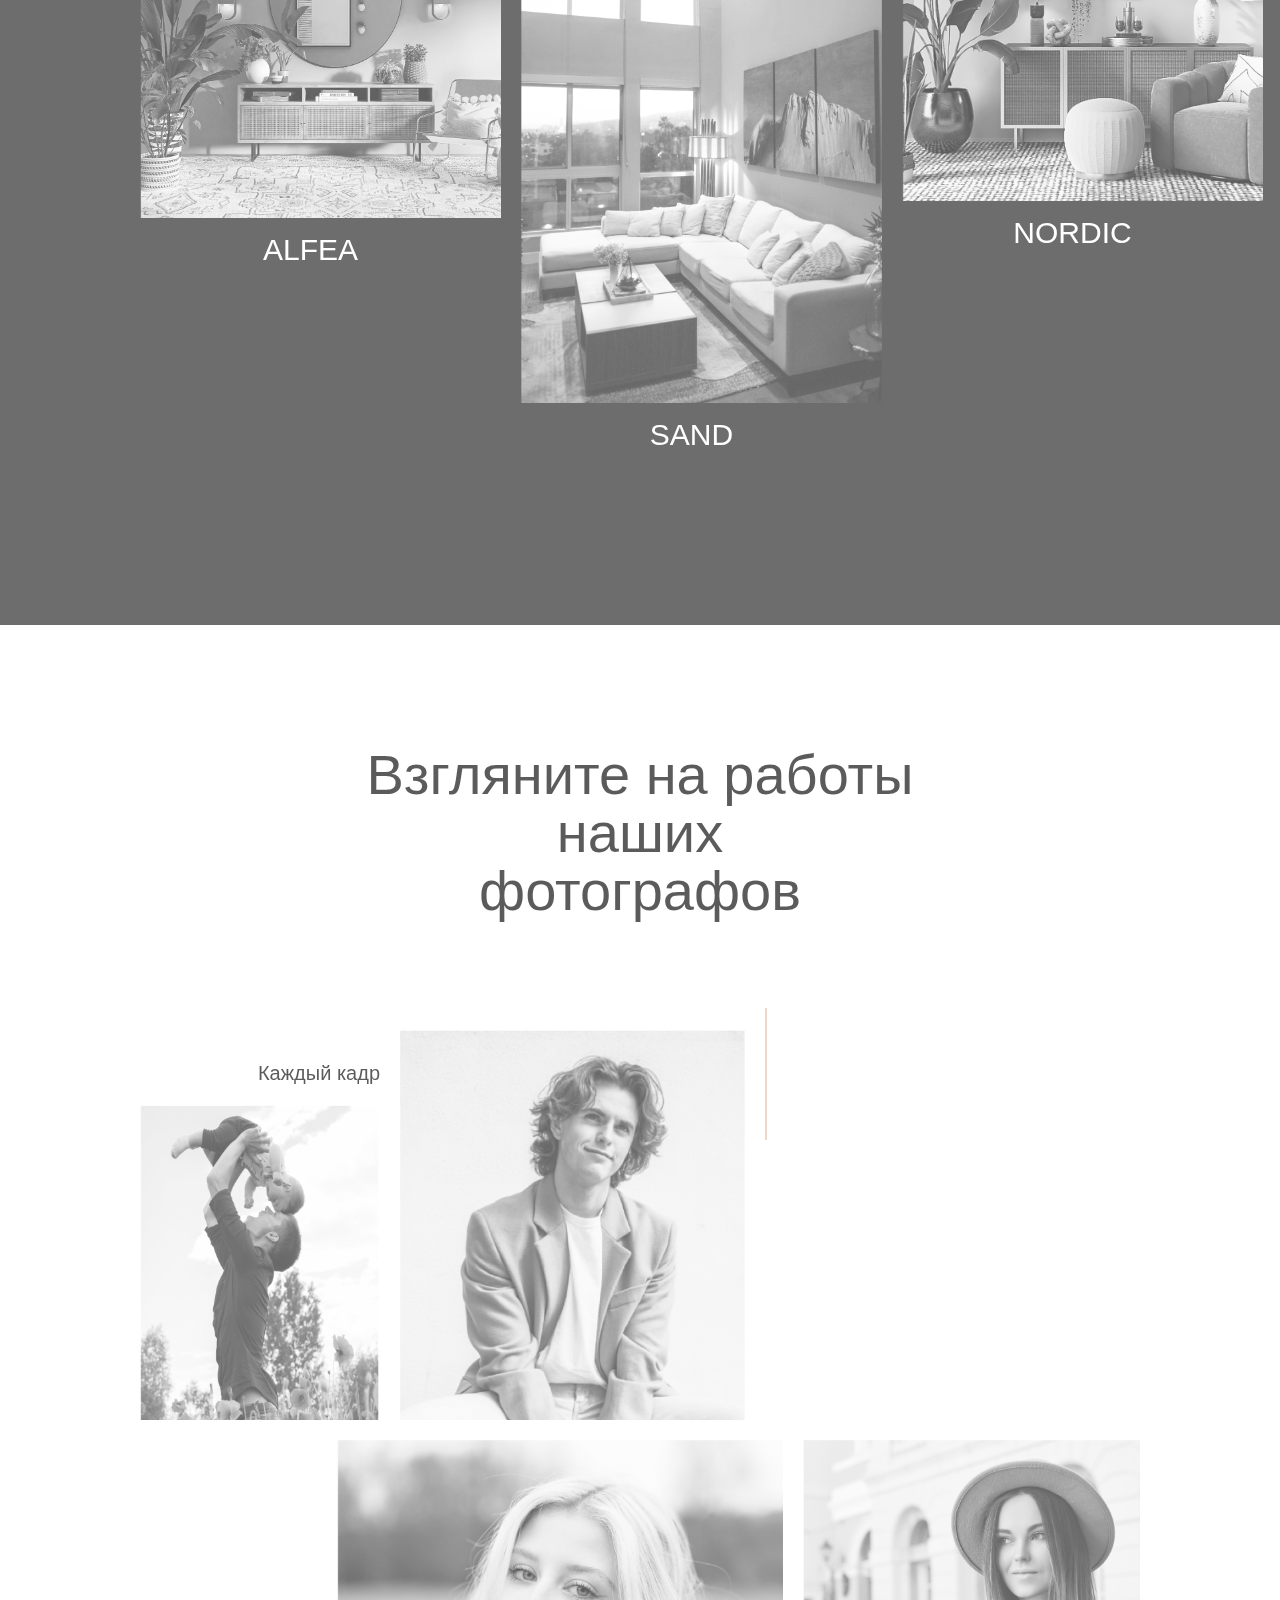
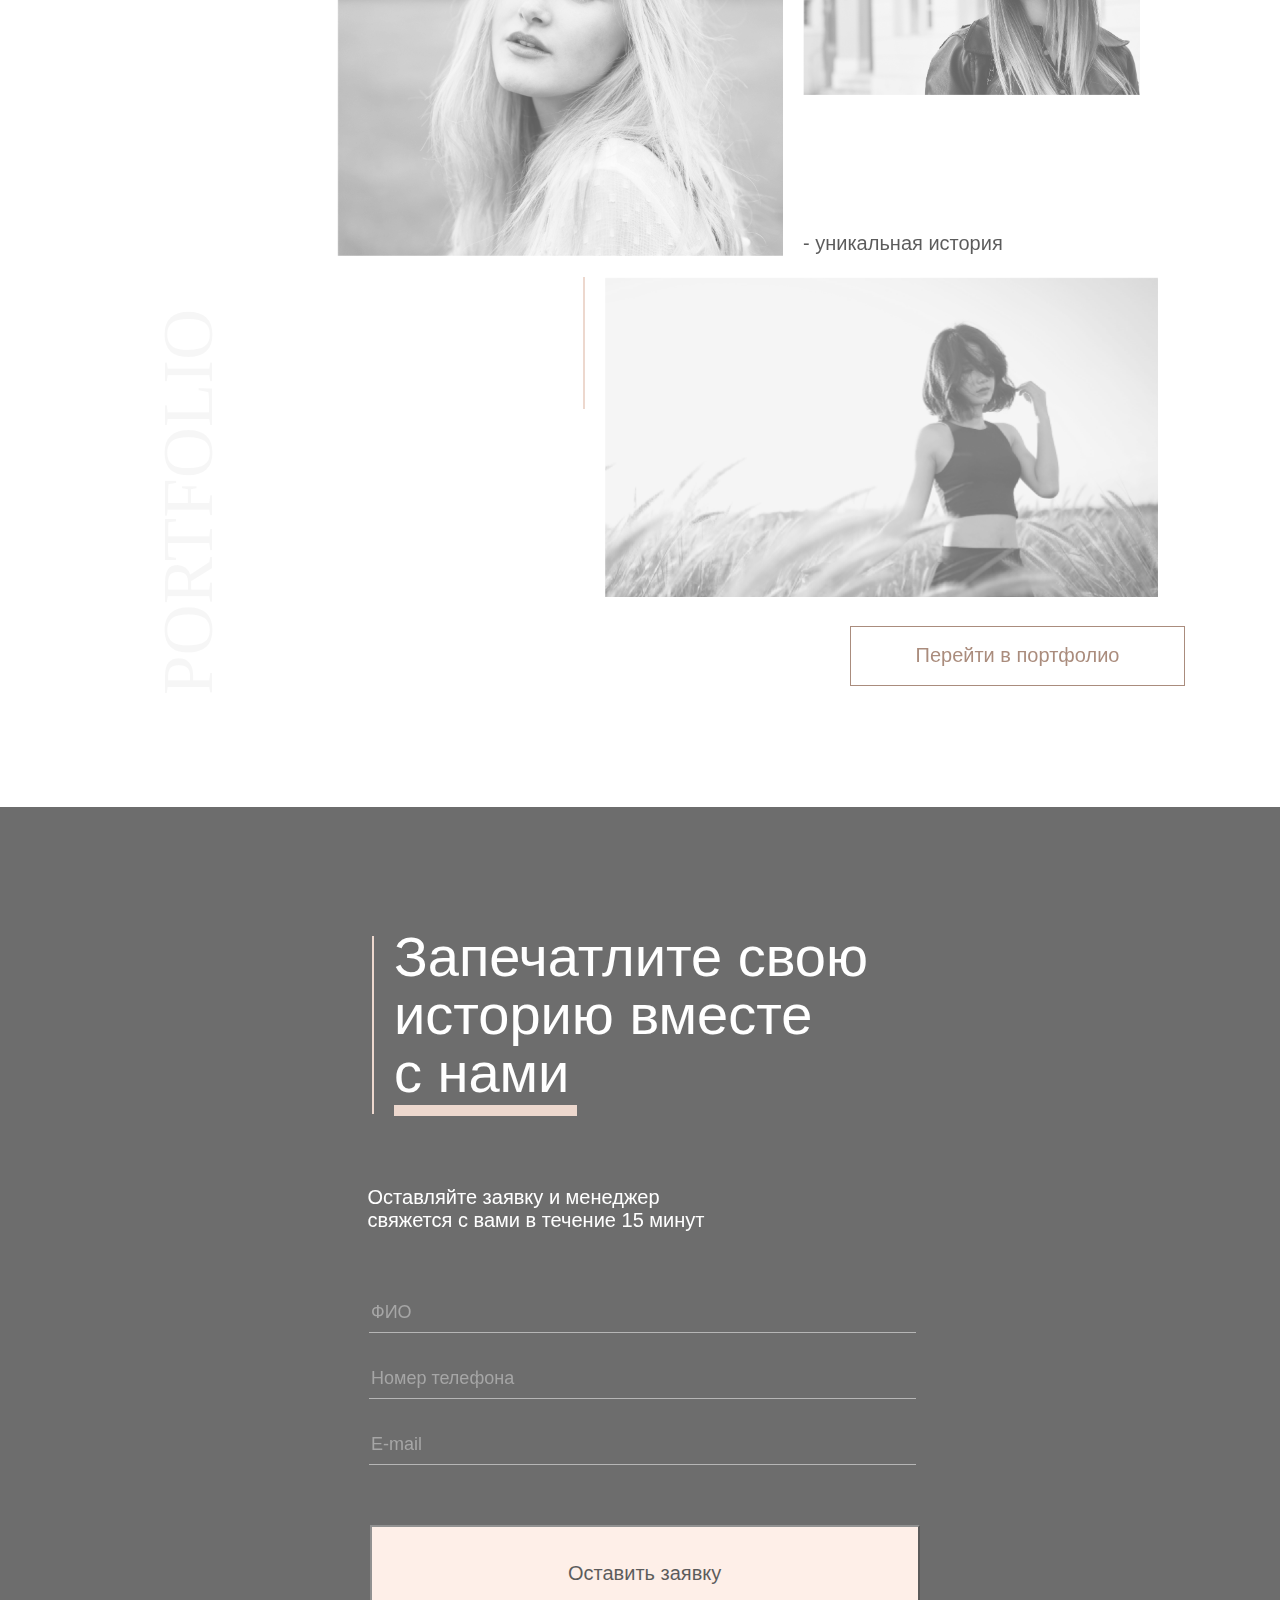
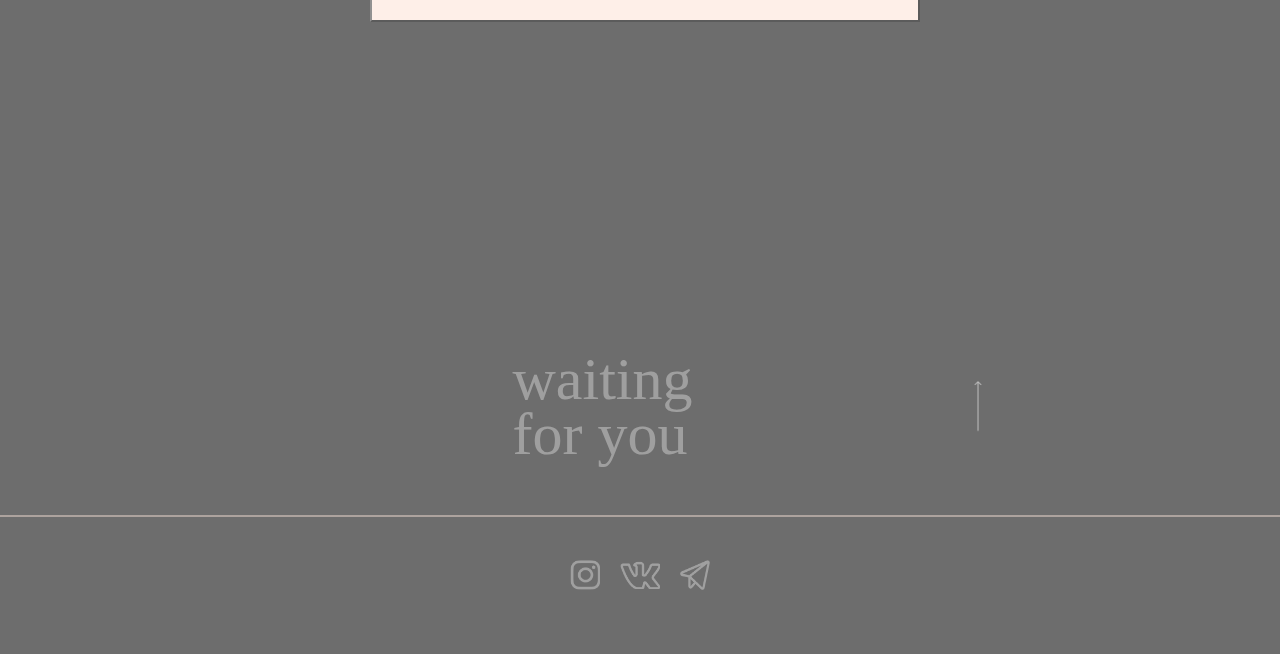
<file: html/main.html>
<!DOCTYPE html>
<html lang="en">
<!-- главная -->

<head>
    <meta charset="UTF-8">
    <meta http-equiv="X-UA-Compatible" content="IE=edge">
    <meta name="viewport" content="width=device-width, initial-scale=1.0, minimum-scale=1.0, maximum-scale=1.0">
    <link rel="import" href="fonts.html">
    <!-- стили -->
    <link rel="icon" href="..//img//Main//favicon.png" type="image/x-icon">
    <link rel="stylesheet" href="..//css/main.css" type="text/css">
    <!-- JS & JQuery -->
    <script src="..//js/main.js"></script>
    <script src="https://ajax.googleapis.com/ajax/libs/jquery/3.6.1/jquery.min.js"></script>
    <title>Фотостудия Sonare</title>
</head>

<body>
    <div class="header">
        <div id="nav">
            <img id="nav-open" src="..//img//Main//burger-menu.png">
            <div id="telephone">
                <img id="tel_icon" src="..//img//Main//phone-icon.png">
                <p> +375 29 123-45-67</p>
            </div>
        </div>

        <img src="..//img//Main//ellipse-1.png" id="ellipse-1-girl">
        <img src="..//img//Main//LighMain.png" id="blur-main-girl">
        <img src="..//img//Main//Girl.png" id="main-girl">
        <div id="title">
            <div id="fotostd-title">
                <p id="f1">Фото</p>
                <p id="f2">студия</p>
            </div>
            <h1 id="main-title">SONARE</h1>
            <div id="req-1-p">
                <a href="">
                    <p>Оставить заявку</p>
                </a>
                <img src="..//img//Main//arrow-1.png" id="req-1-arr-img">
            </div>
            <div id="req-1-button">
                <button>
                    <p>Оставить заявку</p>
                </button>
            </div>
        </div>
    </div>

    <div class="about">
        <div id="history">
            <div id="title-history">
                <h2>Создаем <br> для вас историю</h2>
            </div>
            <div id="img-history">
                <h3>ABOUT US</h3>
                <hr id="hr-line-1">
                <img src="..//img//Main//Main-1.png" id="girl-2">
                <hr id="hr-line-2">
                <p id="ftsd2015">Ведущая фотостудия <br> в РБ с 2015 года</p>
            </div>
            <div id="s7years-history">
                <div>
                    <p>вот уже 7 лет</p>
                    <hr id="hr-block-1">
                </div>
            </div>
        </div>
        <div id="growth">
            <div id="count-growth">
                <div id="cnt-fotoss">
                    <p>За это время мы провели более 900 фотосессий</p>
                    <img id="girl-3" src="..//img//Main//Main-2.png">
                </div>
                <div id="cnt-halls">
                    <p> Оборудовали 5 <br>
                        залов для съемки</p>
                </div>
            </div>
            <div id="continue-growth">
                <div id="grow-title">
                    <h2>И продолжаем <br> расти</h2>
                </div>
                <div id="count-ans">
                    <div id="ca-1">
                        <img id="man-1" src="..//img//Main//Main-3.png">
                        <p>Получили 700+ <br> положительных <br> отзывов</p>
                    </div>
                    <div id="ca-2">
                        <hr id="hr-line-3">
                    </div>
                </div>
            </div>
        </div>
    </div>

    <div class="services">
        <div id="make-choice-title">
            <div>
                <hr id="hr-line-4">
            </div>
            <div id="choice-text-1">
                <h2>Делайте <br> свой</h2>
            </div>
            <div id="choice-text-1_2">
                <h2>Делайте свой</h2>
            </div>
            <div id="choice-text-2_2">
                <h2>выбор</h2>
            </div>
            <div id="choice-text-2">
                <h2 id="choice-text-2_2">выбор</h2>
                <hr id="hr-block-2">
            </div>
            <div>
                <hr id="hr-line-5">
            </div>
        </div>
        <div id="services-foto">
            <div id="line-1">
                <img id="src-foto-1" src="..//img//Main//Main-4.png">
                <div id="to-serv-1">
                    <p>Индивидуальная <br> съемка</p>
                    <img src="..//img//Main//arrow-1.png">
                </div>
            </div>
            <div id="line-2">
                <div id="serv-2">
                    <img id="src-foto-2" src="..//img//Main//Main-5.png">
                    <div id="to-serv-2">
                        <p>Парная <br> фотосессия</p>
                        <img src="..//img//Main//arrow-1.png">
                    </div>
                </div>
                <div id="serv-3">
                    <img id="src-foto-3" src="..//img//Main//Main-6.png">
                    <div id="to-serv-3">
                        <p>Семейная <br> история</p>
                        <img src="..//img//Main//arrow-1.png">
                    </div>
                </div>
            </div>
        </div>
        <div id="out-sessia">
            <div id="possibl-sessia-text">
                <p>* возможна выездная фотосессия</p>
            </div>
        </div>
    </div>


    <div class="halls">
        <div id="halls-for-you">
            <div>
                <div id="p-1">
                    <p>Для вас</p>
                </div>
            </div>
            <div>
                <div id="p-2">
                    <p>множество</p>
                </div>
            </div>
            <div>
                <div id="p-3">
                    <p>залов</p>
                </div>
            </div>
        </div>
        <div id="halls5-you">
            <p>
                В распоряжении <br> студии 5 фотозалов <br>
                на любой вкус
            </p>
        </div>
        <div id="arrow-nav-halls">
            <div id="arr-nav-1">
                <p>back</p>
                <img id="navarr-1" src="..//img//Main//arrow-1.png">
            </div>
            <div id="arr-nav-2">
                <p>next</p>
                <img id="navarr-2" src="..//img//Main//arrow-1.png">
            </div>
        </div>
        <div id="halls-foto">
            <div id="hall-1"><img src="..//img//Main//Main-7.png">
                <p>ALFEA</p>
            </div>
            <div id="hall-2"><img src="..//img//Main//Main-8.png">
                <p>SAND</p>
            </div>
            <div id="hall-3"><img src="..//img//Main//Main-9.png">
                <p>NORDIC</p>
            </div>
            <div id="hall-4"><img src="..//img//Main//Main-15.jpg">
                <p>HEAVEN</p>
            </div>
            <div id="hall-5"><img src="..//img//Main//Main-16.jpg">
                <p>PARADISE</p>
            </div>
        </div>
    </div>


    <div class="portfolio">
        <div id="see_us_text">
            <div>
                <p>Взгляните на работы</p>
            </div>
            <div>
                <p>наших</p>
            </div>
            <div>
                <p>фотографов</p>
            </div>
        </div>
        <div id="portf-line-1">
            <div id="line-1-bl-1">
                <div>
                    <p>Каждый кадр</p>
                </div>
                <div><img id="foto-1" src="..//img//Main//Main-10.png"></div>
            </div>
            <div id="line-1-bl-2"><img id="foto-2" src="..//img//Main//Main-11.png"></div>
            <div id="line-1-bl-3">
                <hr id="hr-line-6">
            </div>
        </div>
        <div id="portf-line-2">
            <div id="line-2-bl-1"><img id="foto-3" src="..//img//Main//Main-12.png"></div>
            <div id="line-2-bl-2">
                <div id="inner-line-2-bl-2"><img id="foto-4" src="..//img//Main//Main-13.png">
                    <p>- уникальная история</p>
                </div>
            </div>
        </div>
        <div id="portf-line-3">
            <div id="h3-text-side-3">
                <h3>PORTFOLIO</h3>
            </div>
            <div id="line-3-bl-2">
                <hr id="hr-line-7">
                <img id="foto-5" src="..//img//Main//Main-14.png">
            </div>
        </div>
        <div id="go-to-portf">
            <div>
                <button id="btn-goto-porfl">
                    <p>Перейти в портфолио</p>
                </button>
            </div>
        </div>
    </div>

    <div class="request">
        <div id="form">
            <div id="form-title">
                <div>
                    <hr id="hr-line-8">
                </div>
                <div id="title-form">
                    <p>Запечатлите свою <br> историю вместе <br> с нами</p>
                    <hr id="hr-block-3">
                </div>
            </div>
            <div id="form-fields">
                <div id="leave-req-text">
                    <p>Оставляйте заявку и менеджер <br> свяжется с вами в течение 15 минут</p>
                </div>
                <div id="inputs">
                    <input type="text" placeholder="ФИО">
                    <input type="tel" placeholder="Номер телефона">
                    <input type="email" placeholder="E-mail">
                </div>
                <div id="btn-req">
                    <button>
                        <p>Оставить заявку</p>
                    </button>
                </div>

            </div>
            <div id="h3-text-side">
                <h3>REQUEST</h3>
            </div>
        </div>

    </div>

    <div class="footer">
        <div id="waiting-text">
            <div id="text">waiting <br> for you</div>
            <div id="arr-up-link"><img id="arr-up" src="..//img//Main//arrow-1.png"></div>
        </div>
        <div>
            <hr id="hr-line-9">
        </div>
        <div id="social-icons">
            <a href="#"><img id="inst" src="..//img//Main//inst.png"></a>
            <a href="#"><img id="vk" src="..//img//Main//vk.png"></a>
            <a href="#"><img id="tg" src="..//img//Main//tg.png"></a>
        </div>
    </div>
</body>

</html>
</file>
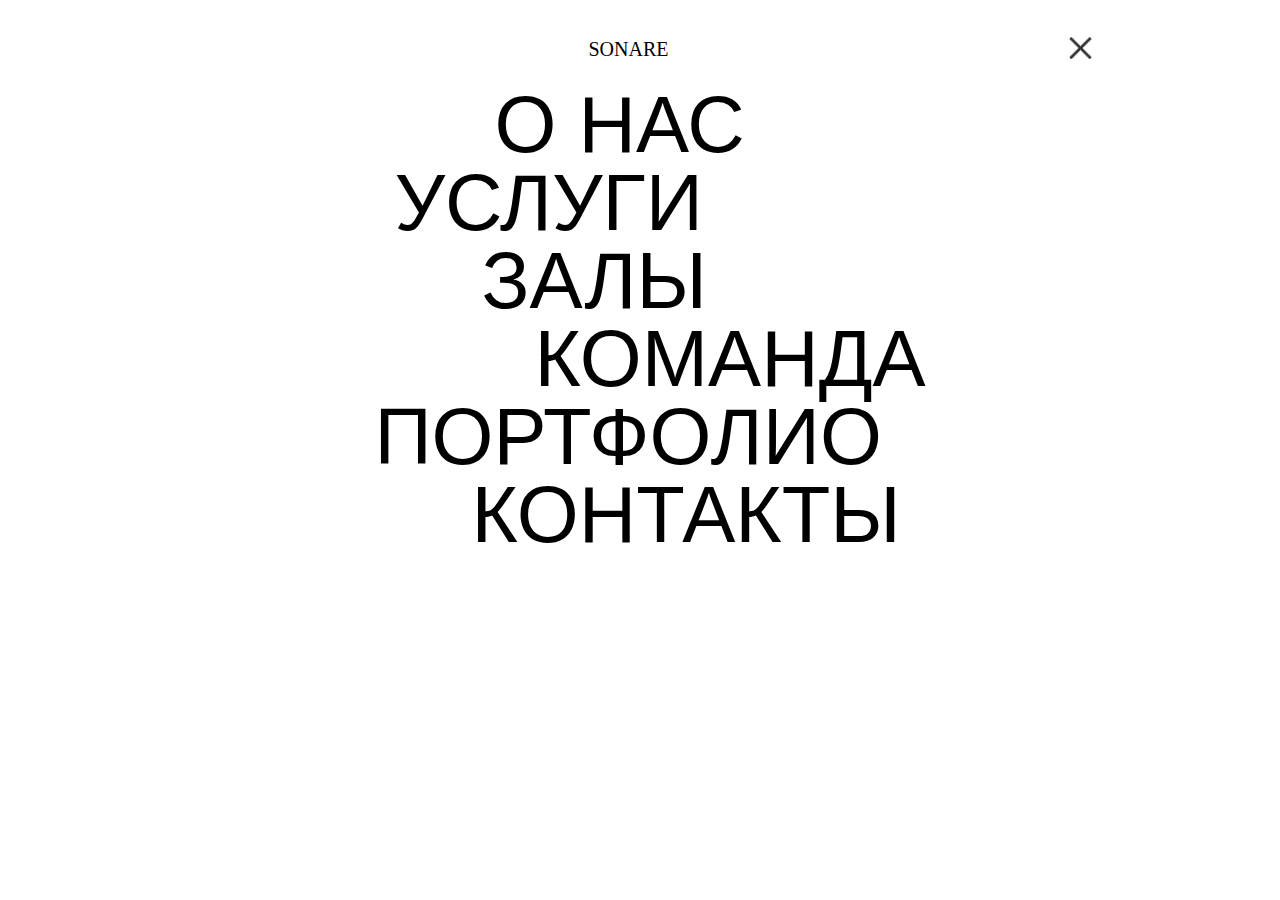
<file: html/menu.html>
<!DOCTYPE html>
<html lang="en">
<!-- Меню -->

<head>
    <meta charset="UTF-8">
    <meta http-equiv="X-UA-Compatible" content="IE=edge">
    <meta name="viewport" content="width=device-width, initial-scale=1.0, minimum-scale=1.0, maximum-scale=1.0">
    <link rel="import" href="..//html/fonts.html">
    <!-- стили -->
    <link rel="icon" href="..//img//Main//favicon.png" type="image/x-icon">
    <link rel="stylesheet" href="..//css/menu.css" type="text/css">
     <!-- JS  & JQuery -->
    <script src="..//js/menu.js"></script>
    <script src="https://ajax.googleapis.com/ajax/libs/jquery/2.2.0/jquery.min.js"></script>
    <title>Меню</title>
</head>

<body>
    <div class="menu">
        <div id="nav-menu">
            <div id="menu-title">
                <p>SONARE</p>
            </div>
            <div id="exit">
                <img id="icon-exit" src="..//img//Menu//Exit-icon.png">
            </div>
        </div>
        <div id="menu-content">
            <div id="about">
                <h1>О НАС</h1>
            </div>
            <div id="services">
                <h1>УСЛУГИ</h1>
            </div>
            <div id="halls">
                <h1>ЗАЛЫ</h1>
            </div>
            <div id="team">
                <h1>КОМАНДА</h1>
            </div>
            <div id="portfolio">
                <h1>ПОРТФОЛИО</h1>
            </div>
            <div id="contacts">
                <h1>КОНТАКТЫ</h1>
            </div>
        </div>
    </div>
</body>

</html>
</file>
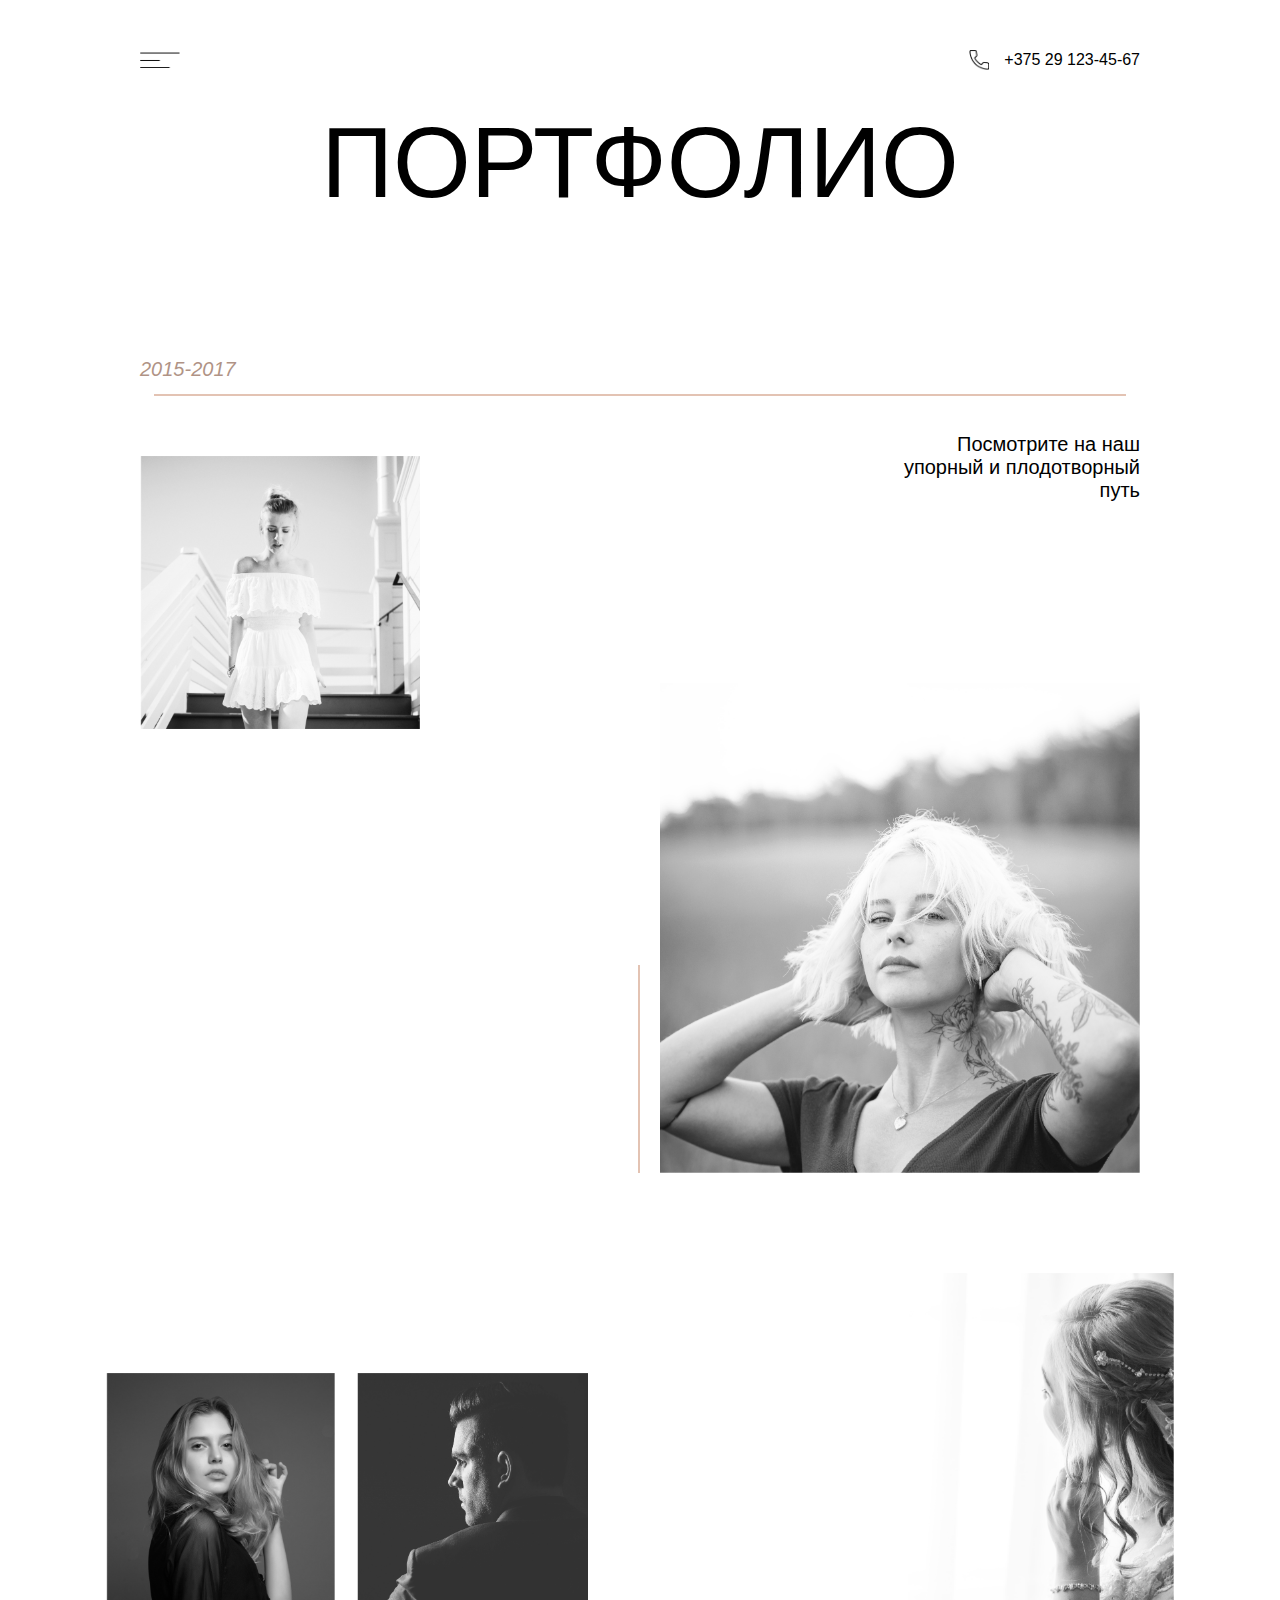
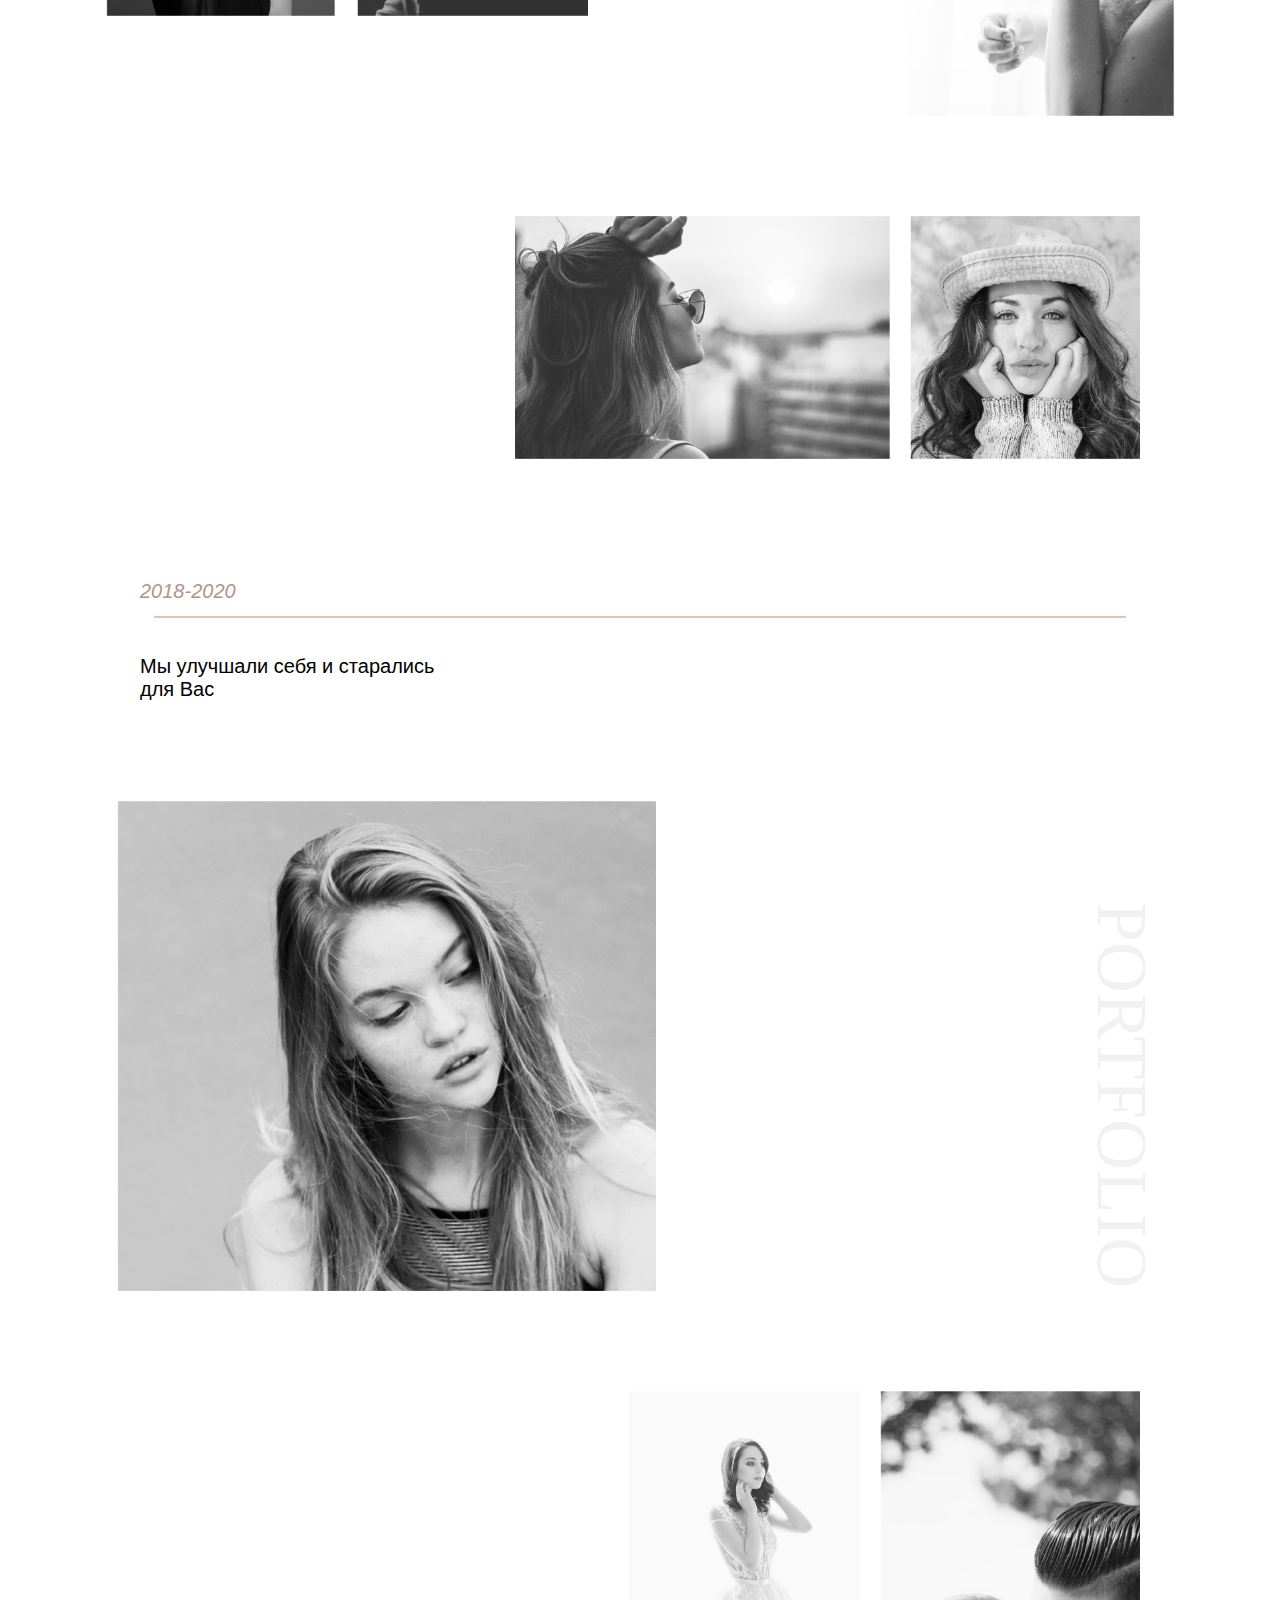
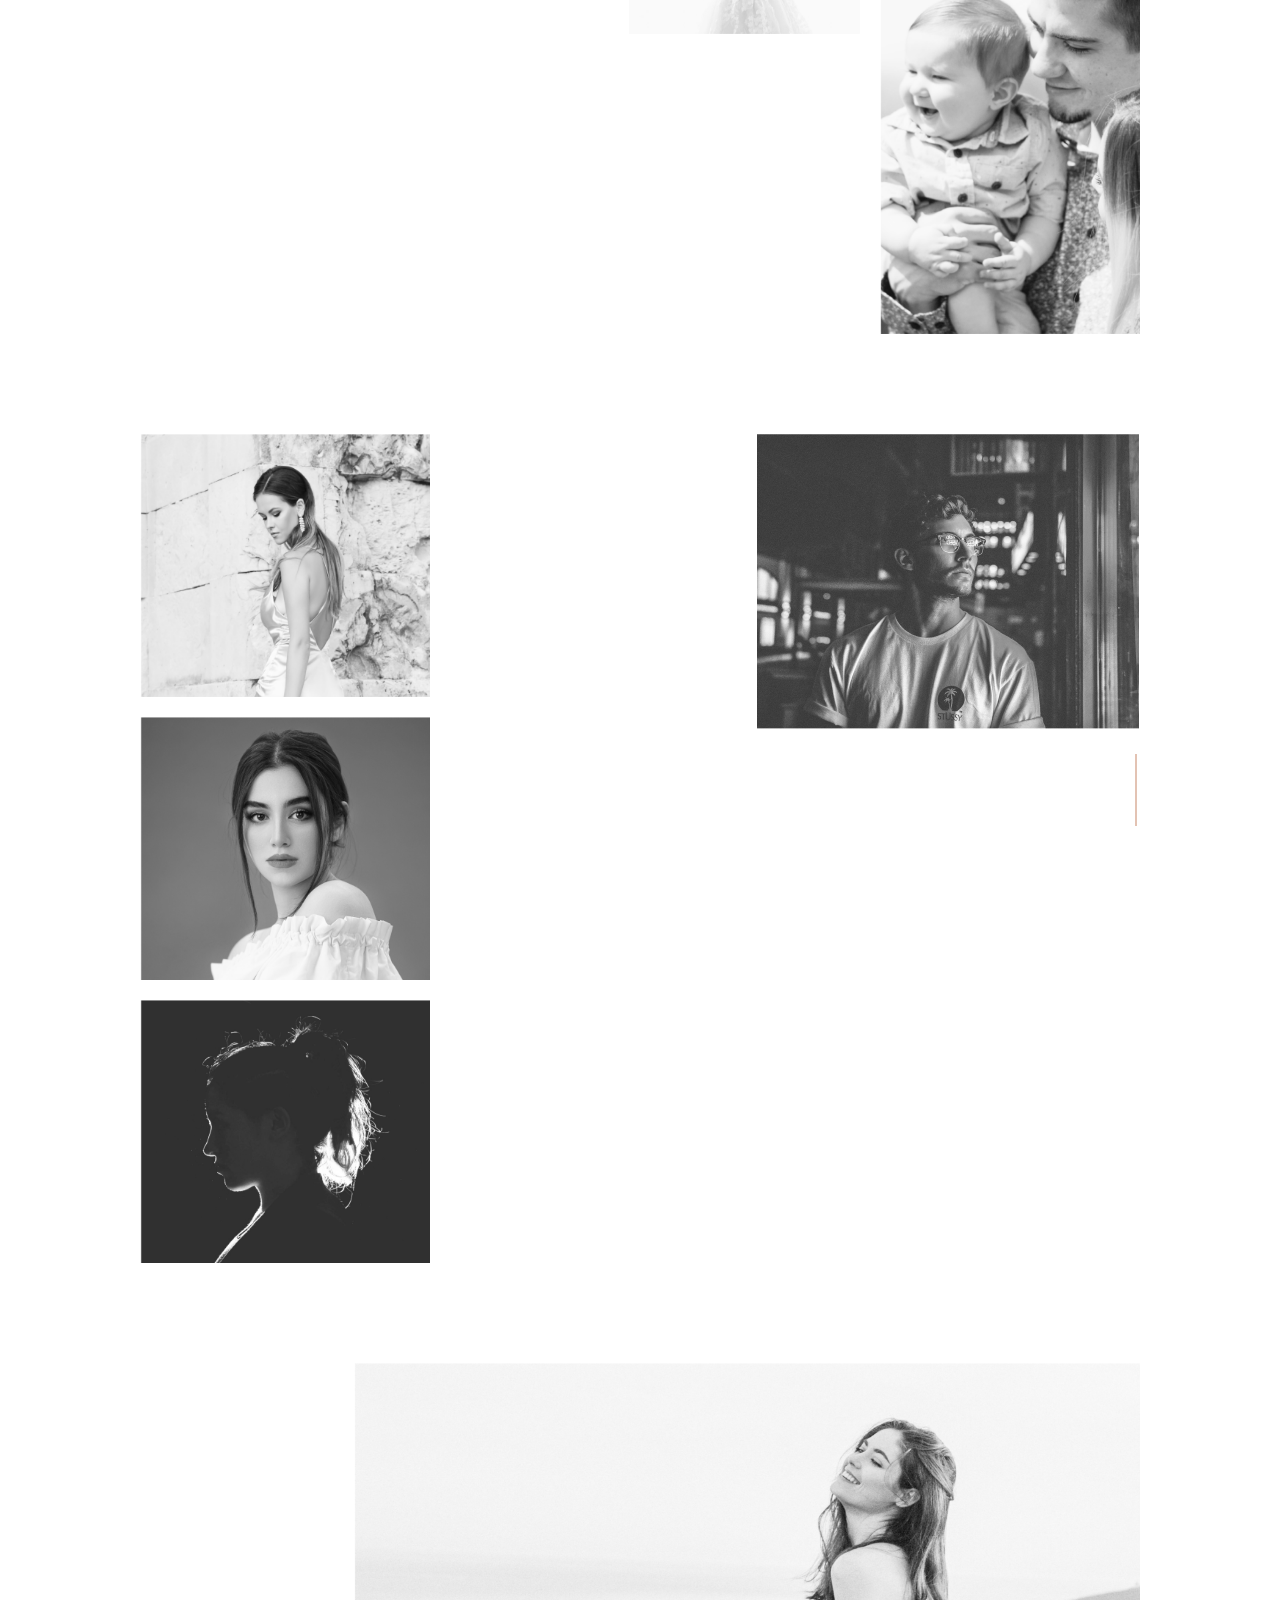
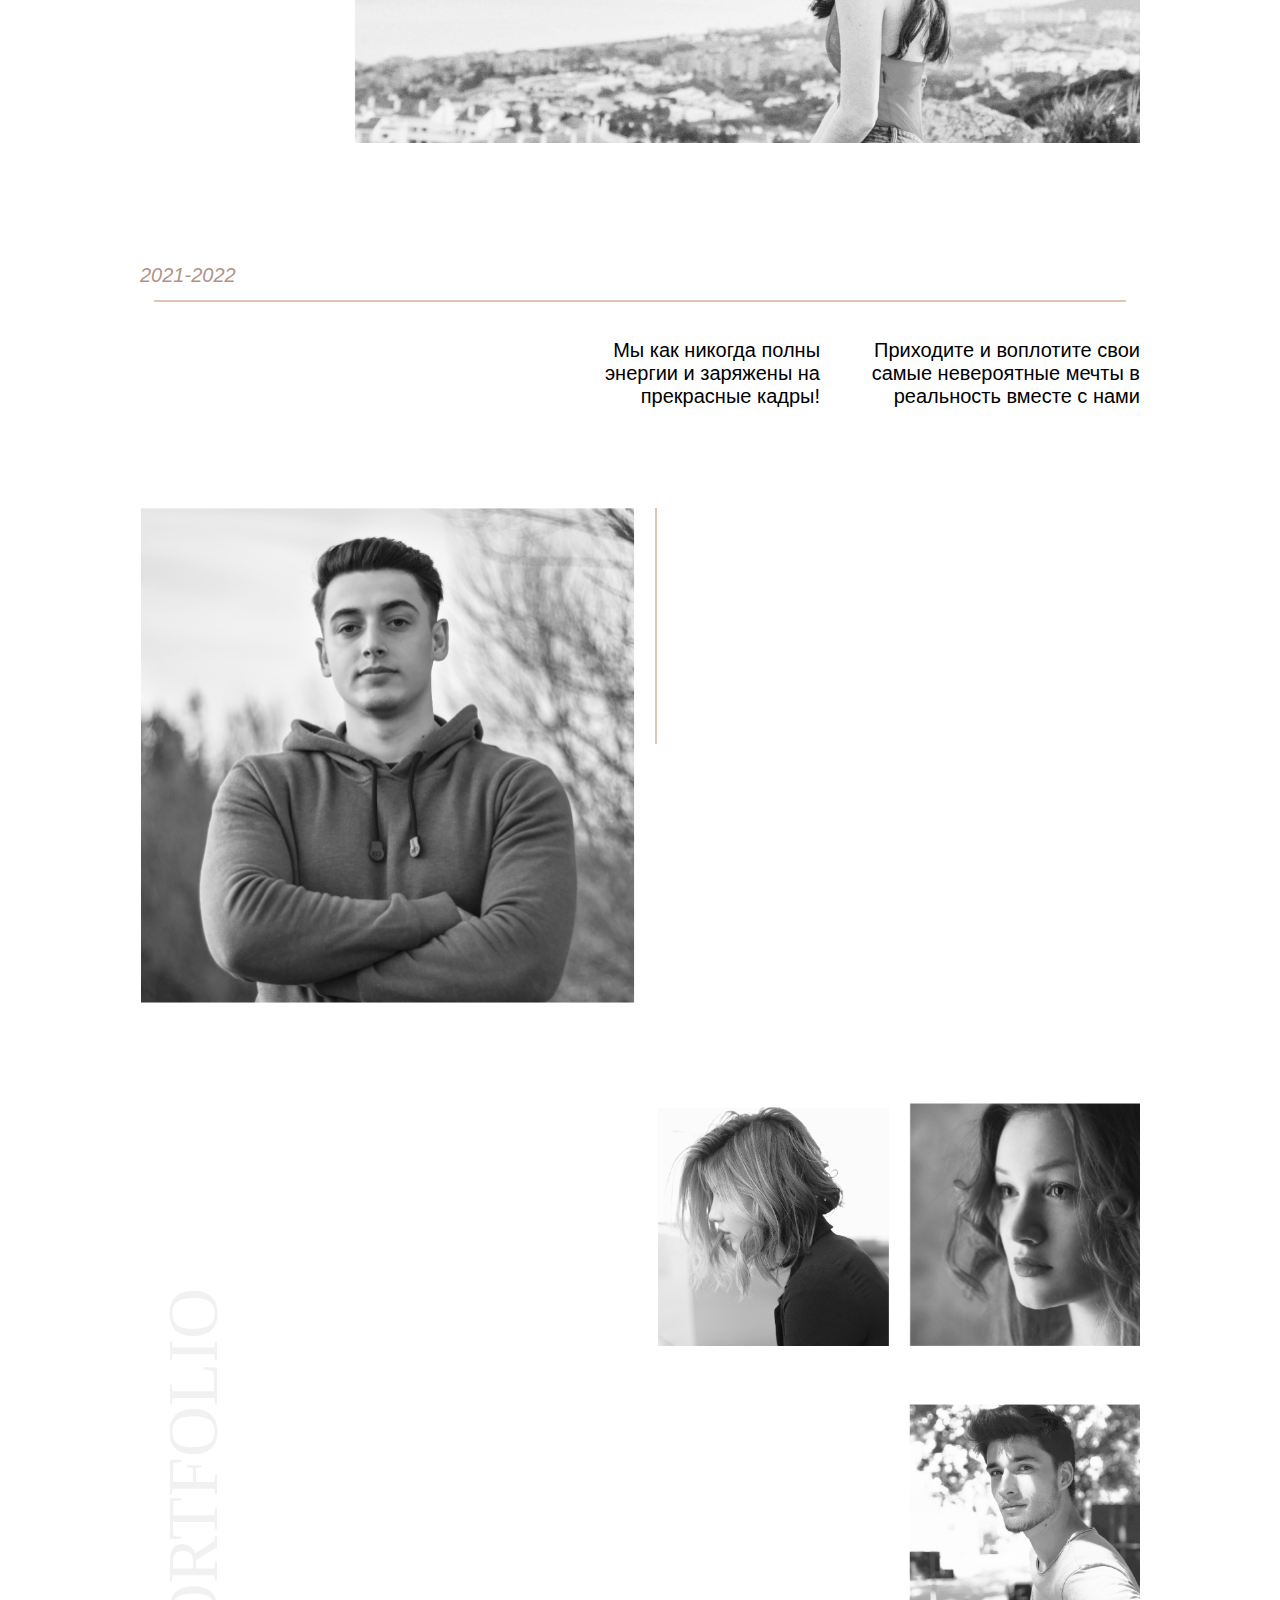
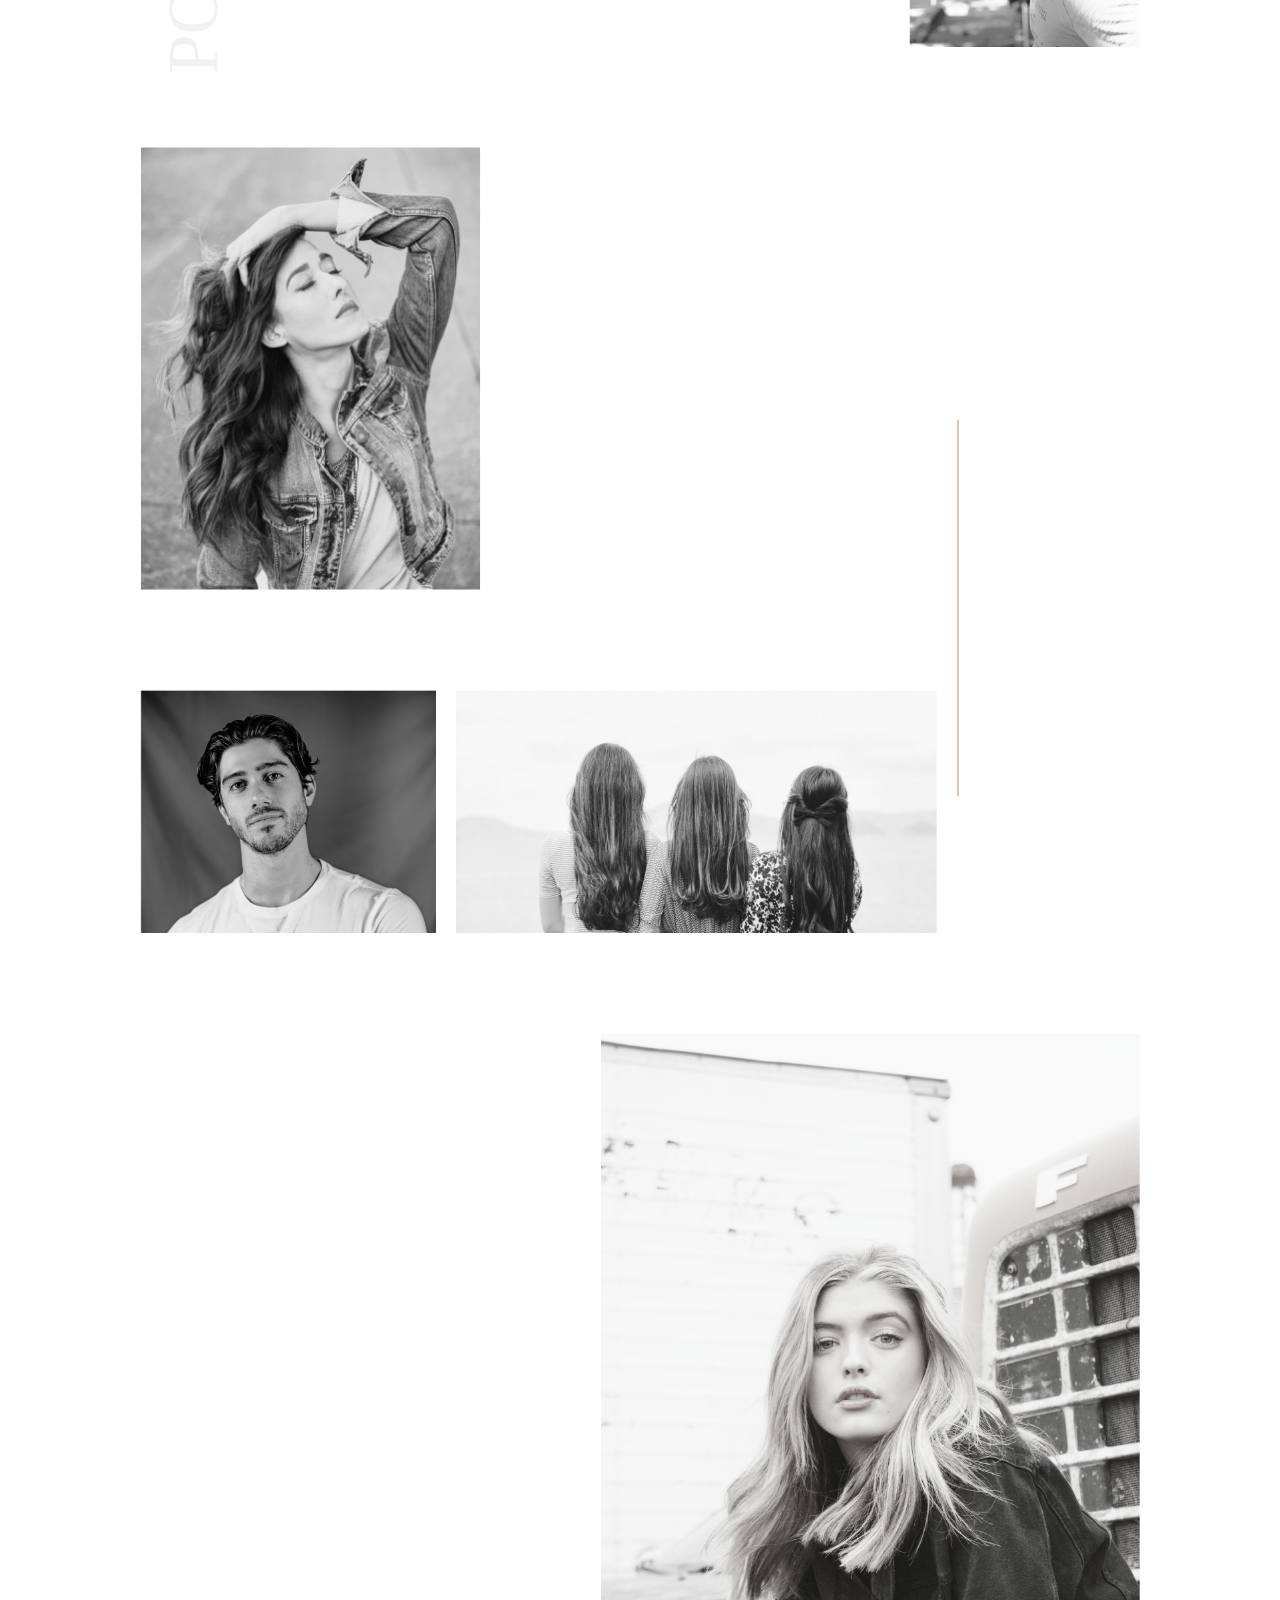
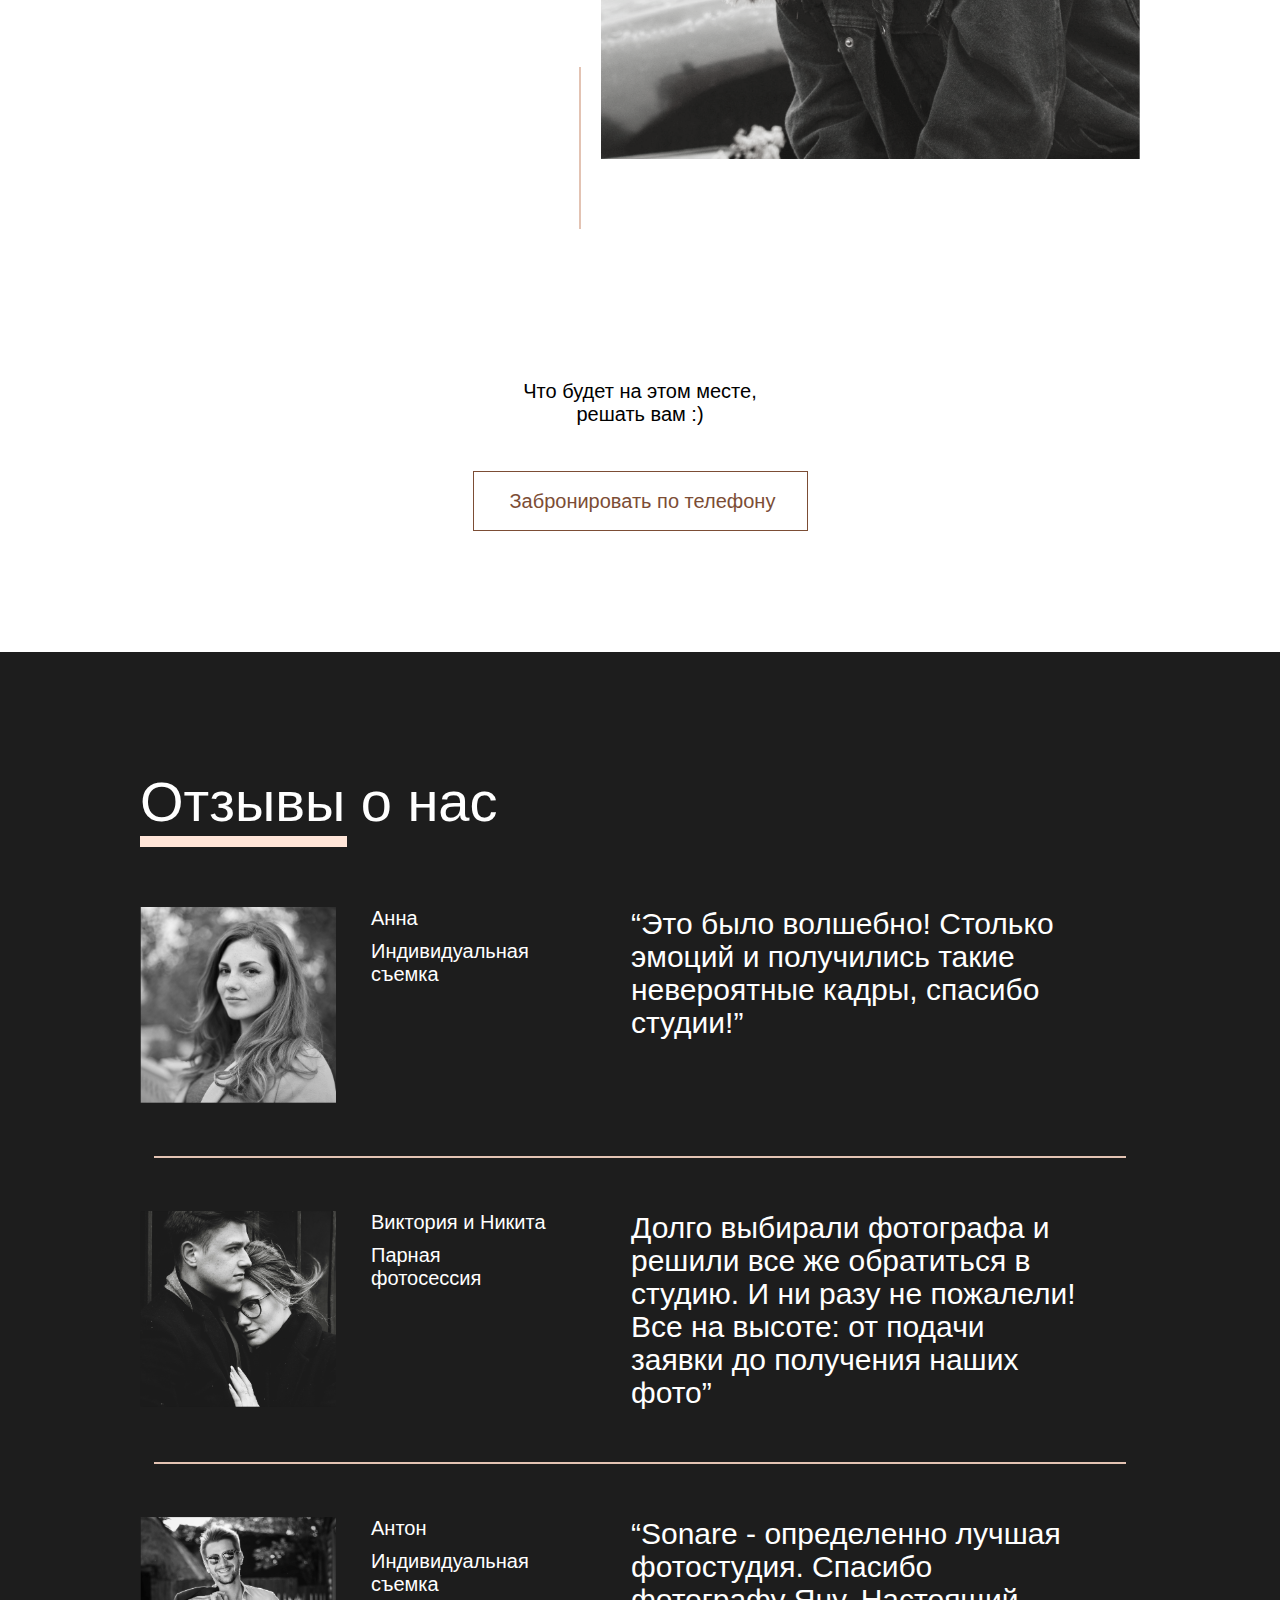
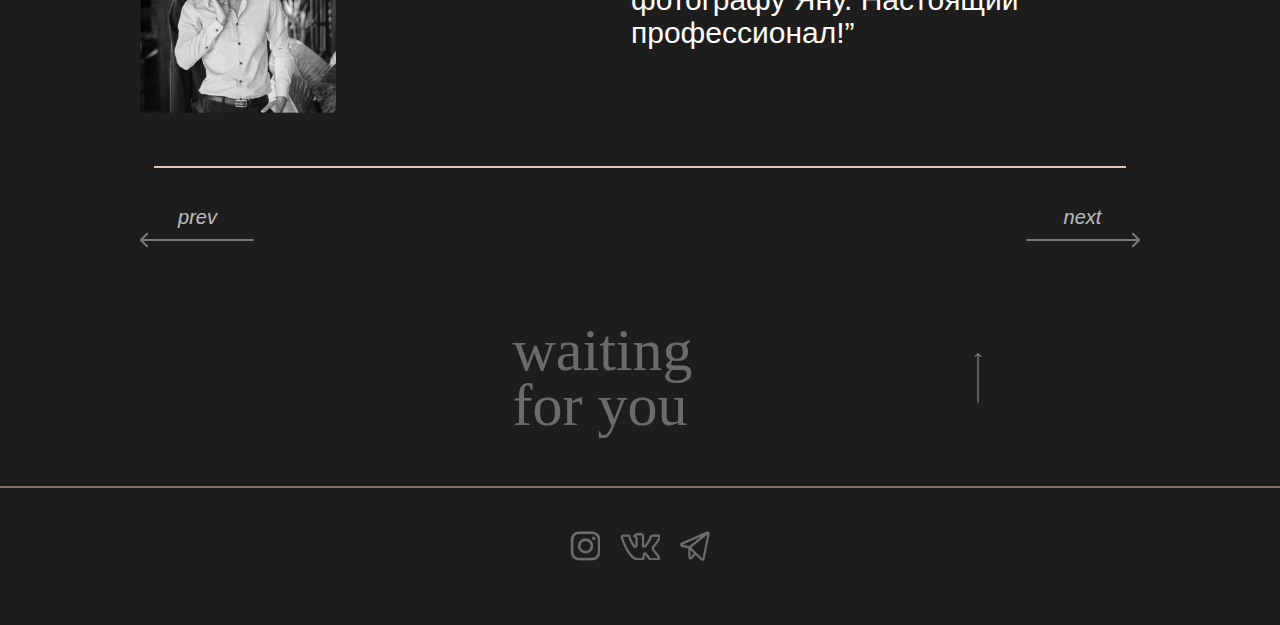
<file: html/portfolio.html>
<!DOCTYPE html>
<html lang="en">
<!-- Портфолио -->

<head>
    <meta charset="UTF-8">
    <meta http-equiv="X-UA-Compatible" content="IE=edge">
    <meta name="viewport" content="width=device-width, initial-scale=1.0, minimum-scale=1.0, maximum-scale=1.0">
    <link rel="import" href="..//html/fonts.html">
    <!-- стили -->
    <link rel="icon" href="..//img//Main//favicon.png" type="image/x-icon">
    <link rel="stylesheet" href="..//css/portfolio.css" type="text/css">
      <!-- JS  & JQuery -->
      <script src="..//js/portfolio.js"></script>
      <script src="https://ajax.googleapis.com/ajax/libs/jquery/3.6.1/jquery.min.js"></script>
    <title>Портфолио</title>
</head>

<body>
    <div class="header">
        <div id="nav">
            <img id="nav-open" src="..//img//Servsc//menu-icon-dark.png">
            <div id="telephone">
                <img id="tel_icon" src="..//img//Servsc//tel-icon-dark.png">
                <p> +375 29 123-45-67</p>
            </div>
        </div>

        <div id="portfolio-title">
            <h2>ПОРТФОЛИО</h2>
        </div>
    </div>
    <div class="port-story-1">
        <div id="year">
            <p>2015-2017</p>
            <hr id="hr-line">
        </div>
        <div id="year-1-descr">
            <p>Посмотрите на наш упорный и плодотворный путь</p>
        </div>
        <div id="year-1-cont-1">
            <img id="port-1" src="..//img//Portfolio//Port-1.png">
        </div>
        <div id="year-1-cont-2">
            <hr id="hr-line">
            <img id="port-2" src="..//img//Portfolio//Port-2.png">
        </div>
        <div id="year-1-cont-3">
            <div id="inner-p1-cont-3">
                <img id="port-3" src="..//img//Portfolio//Port-3.png">
                <img id="port-4" src="..//img//Portfolio//Port-4.png">
            </div>
            <img id="port-5" src="..//img//Portfolio//Port-5.png">
        </div>
        <div id="year-1-cont-4">
            <img id="port-6" src="..//img//Portfolio//Port-6.png">
            <img id="port-7" src="..//img//Portfolio//Port-7.png">
        </div>
    </div>
    <div class="port-story-2">
        <div id="year">
            <p>2018-2020</p>
            <hr id="hr-line">
        </div>
        <div id="year-2-descr">
            <p>Мы улучшали себя и старались для Вас</p>
        </div>
        <div id="year-2-cont-1">
            <img id="port-8" src="..//img//Portfolio//Port-8.png">
            <h3>PORTFOLIO</h3>
        </div>
        <div id="year-2-cont-2">
            <img id="port-9" src="..//img//Portfolio//Port-9.png">
            <img id="port-10" src="..//img//Portfolio//Port-10.png">
        </div>
        <div id="year-2-cont-3">
            <div id="year-2-c31">
                <img id="port-11" src="..//img//Portfolio//Port-11.png">
                <img id="port-12" src="..//img//Portfolio//Port-12.png">
                <img id="port-13" src="..//img//Portfolio//Port-13.png">
            </div>
            <div id="year-2-c32">
                <img id="port-14" src="..//img//Portfolio//Port-14.png">
                <hr id="hr-line">
            </div>
        </div>
        <div id="year-2-cont-4">
            <img id="port-17" src="..//img//Portfolio//Port-17.png">
        </div>
    </div>
    <div class="port-story-3">
        <div id="year">
            <p>2021-2022</p>
            <hr id="hr-line">
        </div>
        <div id="year-3-descr">
            <p>Мы как никогда полны энергии и заряжены на прекрасные кадры!</p>
            <p>Приходите и воплотите свои самые невероятные мечты в реальность вместе с нами</p>
        </div>
        <div id="year-3-cont-1">
            <img id="port-16" src="..//img//Portfolio//Port-16.png">
            <hr id="hr-line">
        </div>
        <div id="year-3-cont-2">
            <div id="year-3-c21">
                <img id="port-19" src="..//img//Portfolio//Port-19.png">
                <img id="port-21" src="..//img//Portfolio//Port-21.png">
            </div>
            <div id="year-3-c22">
                <h3>PORTFOLIO</h3>
                <img id="port-22" src="..//img//Portfolio//Port-22.png">
            </div>
        </div>
        <div id="year-3-cont-3">
            <img id="port-20" src="..//img//Portfolio//Port-20.png">
        </div>
        <div id="year-3-cont-4">
            <img id="port-24" src="..//img//Portfolio//Port-24.png">
            <img id="port-25" src="..//img//Portfolio//Port-25.png">
            <hr id="hr-line">
        </div>
        <div id="year-3-cont-5">
            <hr id="hr-line">
            <img id="port-26" src="..//img//Portfolio//Port-26.png">
        </div>
    </div>
    <div class="port-story-enroll">
        <p>Что будет на этом месте, решать вам :)</p>
        <button>
            <p>Забронировать по телефону</p>
        </button>
    </div>
    <div class="reviews">
        <div id="review-title">
            <p>Отзывы о нас</p>
            <hr id="hr-block">
        </div>
        <div id="reviews-content">
            <div id="rev-1">
                <img id="port-27" src="..//img//Portfolio//Port-27.png">
                <div id="name">
                    <p>Анна</p>
                    <p>Индивидуальная съемка</p>
                </div>
                <p>“Это было волшебно! Столько эмоций и получились такие невероятные кадры, спасибо студии!”</p>
            </div>
            <hr id="hr-line">
            <div id="rev-2">
                <img id="port-28" src="..//img//Portfolio//Port-28.png">
                <div id="name">
                    <p>Виктория и Никита</p>
                    <p>Парная фотосессия</p>
                </div>
                <p>Долго выбирали фотографа и решили все же обратиться в студию. И ни разу не пожалели! Все на высоте:
                    от подачи заявки до получения наших фото”</p>
            </div>
            <hr id="hr-line">
            <div id="rev-3">
                <img id="port-29" src="..//img//Portfolio//Port-29.png">
                <div id="name">
                    <p>Антон</p>
                    <p>Индивидуальная съемка</p>
                </div>
                <p>“Sonare - определенно лучшая фотостудия. Спасибо фотографу Яну. Настоящий профессионал!”</p>
            </div>
            <hr id="hr-line">
        </div>
        <div id="rev-nav">
            <div id="arr-nav-1">
                <p>prev</p>
                <img id="navarr-1" src="..//img//Main//arrow-1.png">
            </div>
            <div id="arr-nav-2">
                <p>next</p>
                <img id="navarr-2" src="..//img//Main//arrow-1.png">
            </div>
        </div>
    </div>
    <div class="footer">
        <div id="waiting-text">
            <div id="text">waiting <br> for you</div>
            <div id="arr-up-link"><img id="arr-up" src="..//img//Main//arrow-1.png"></div>
        </div>
        <div>
            <hr id="hr-line-9">
        </div>
        <div id="social-icons">
            <a href="#"><img id="inst" src="..//img//Main//inst.png"></a>
            <a href="#"><img id="vk" src="..//img//Main//vk.png"></a>
            <a href="#"><img id="tg" src="..//img//Main//tg.png"></a>
        </div>
    </div>
</body>

</html>
</file>
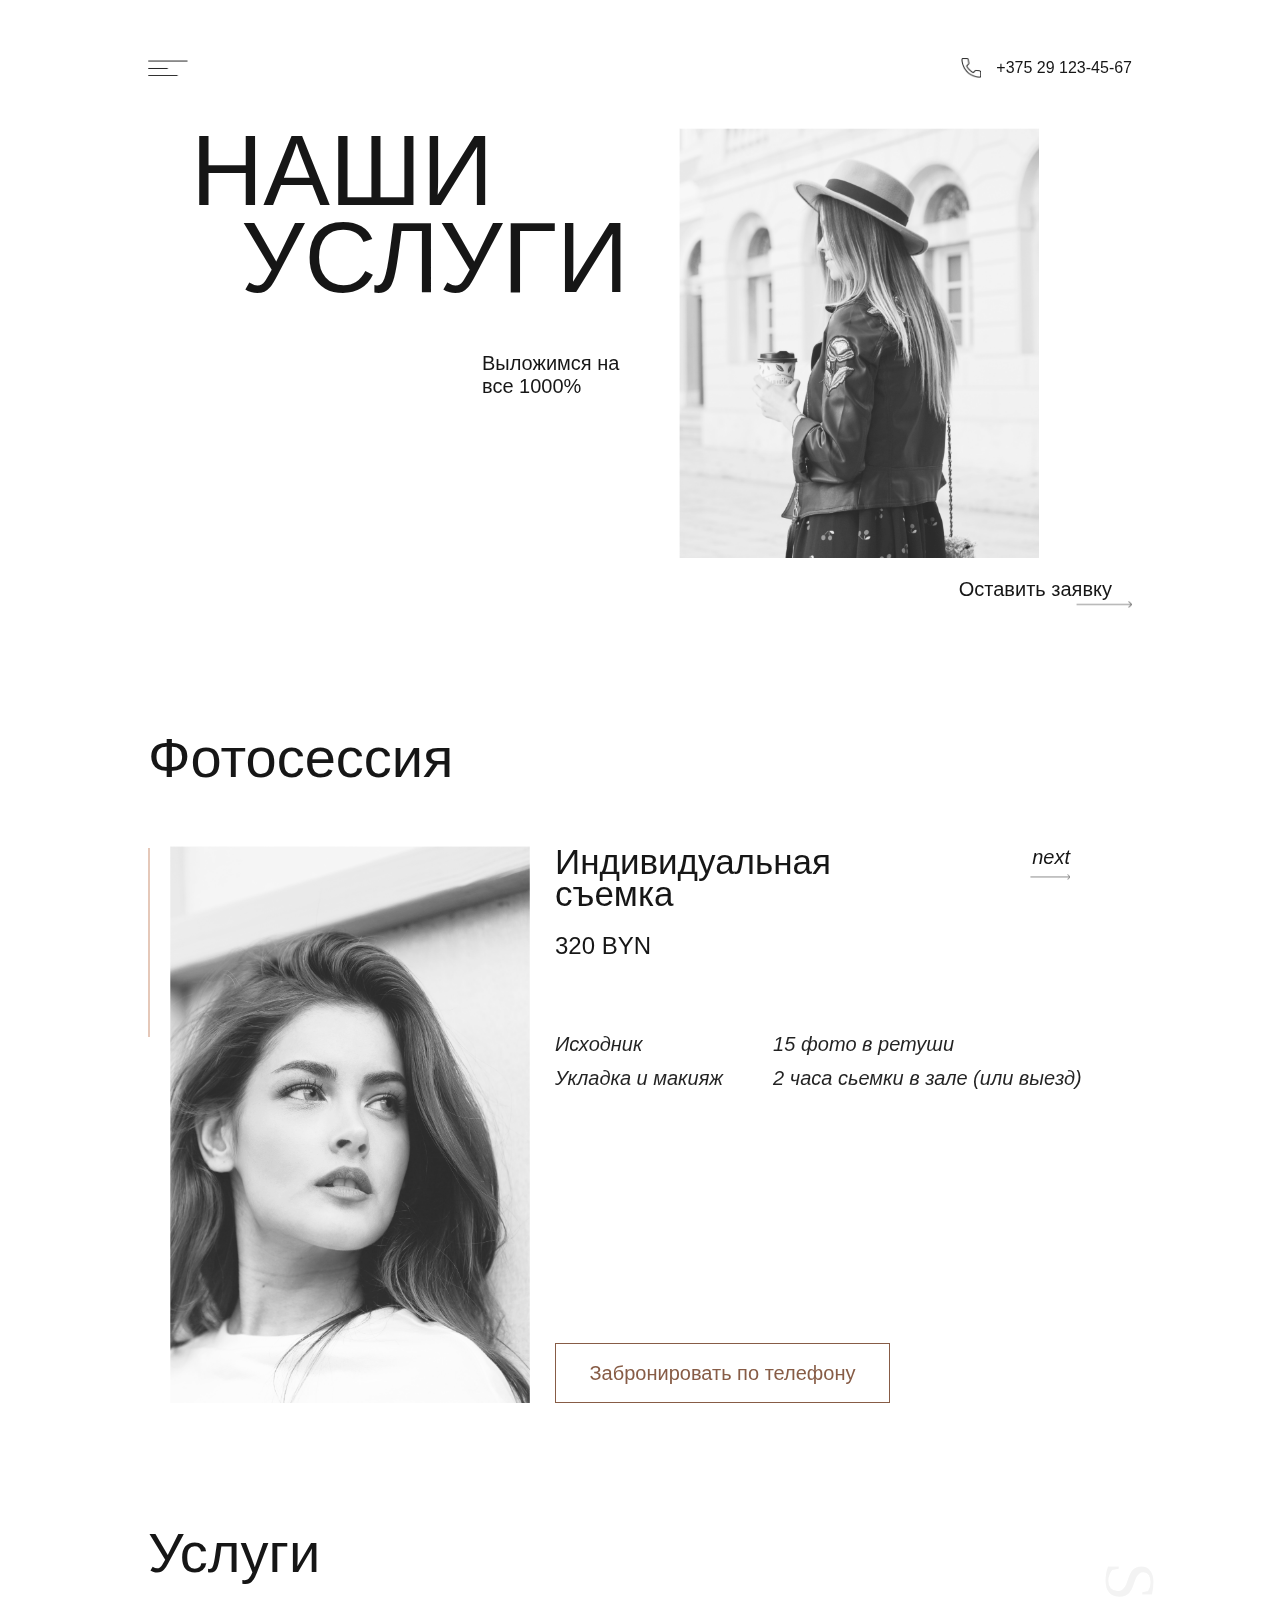
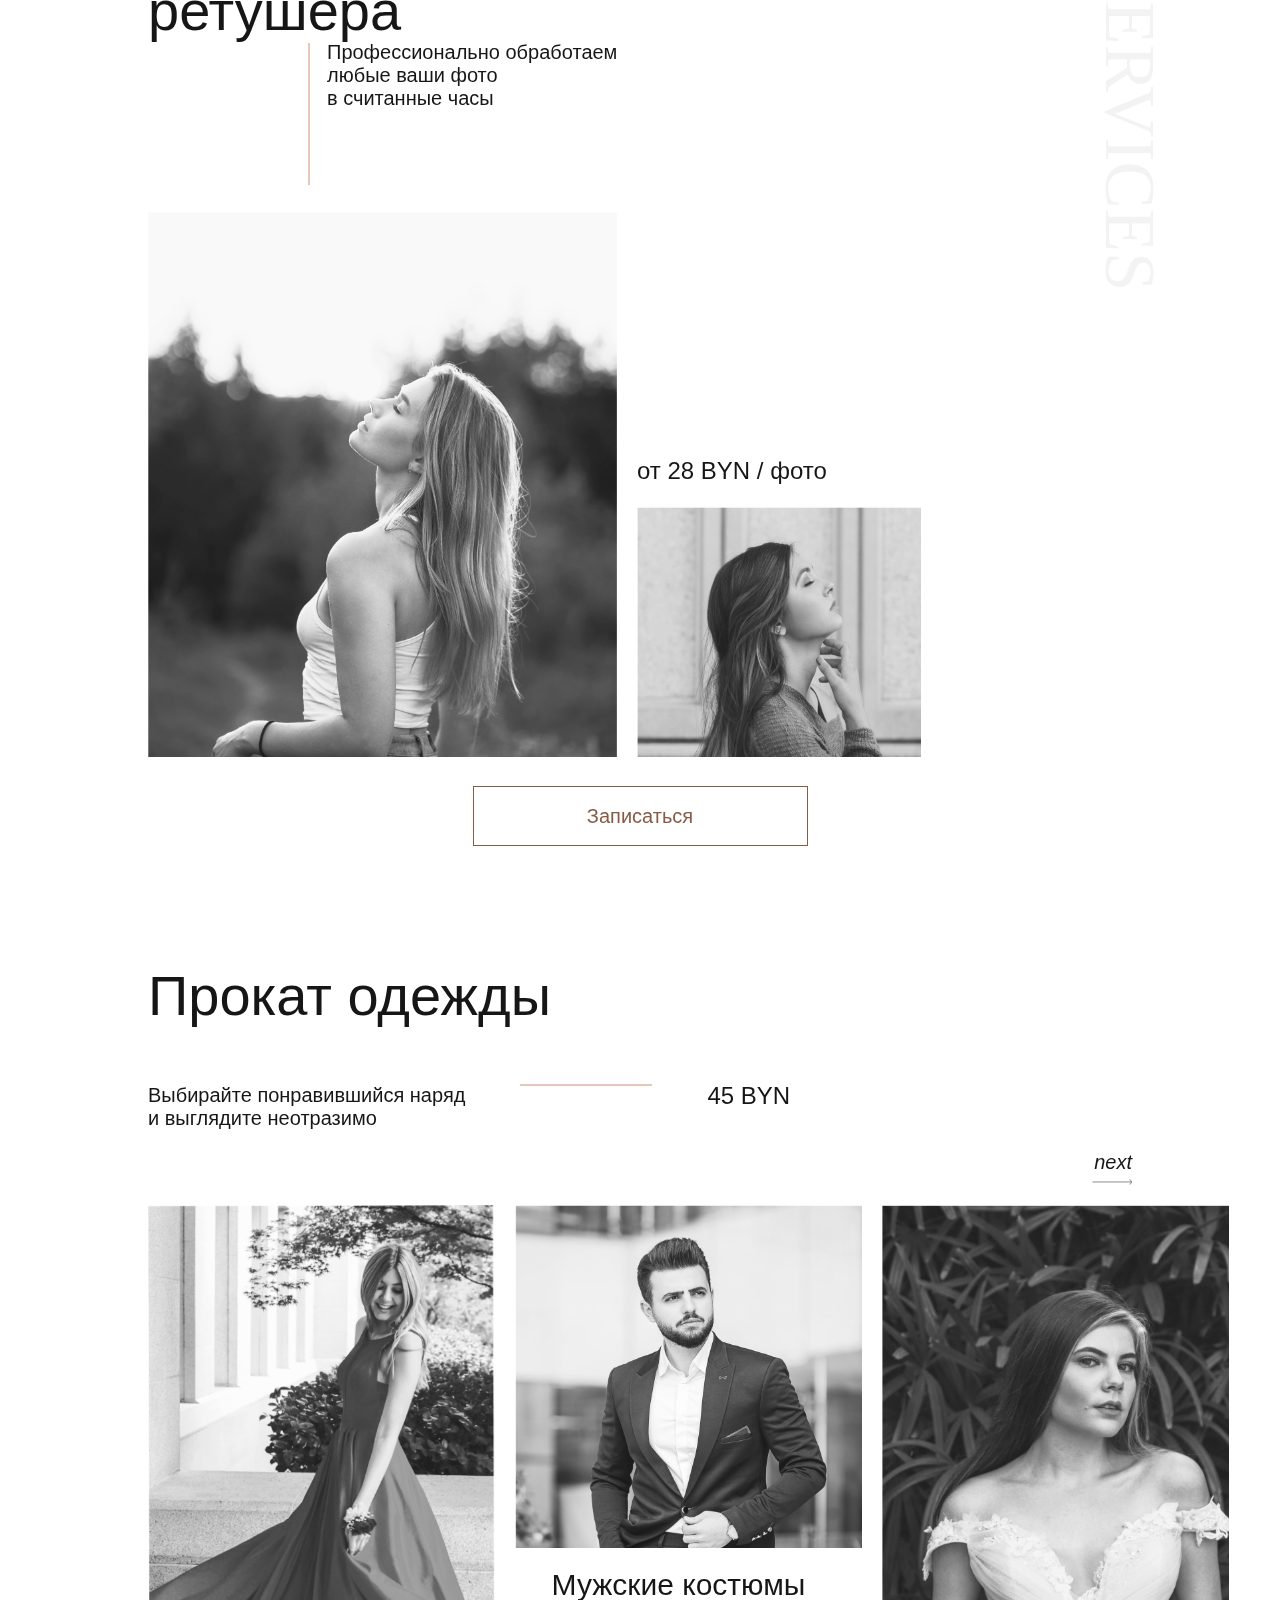
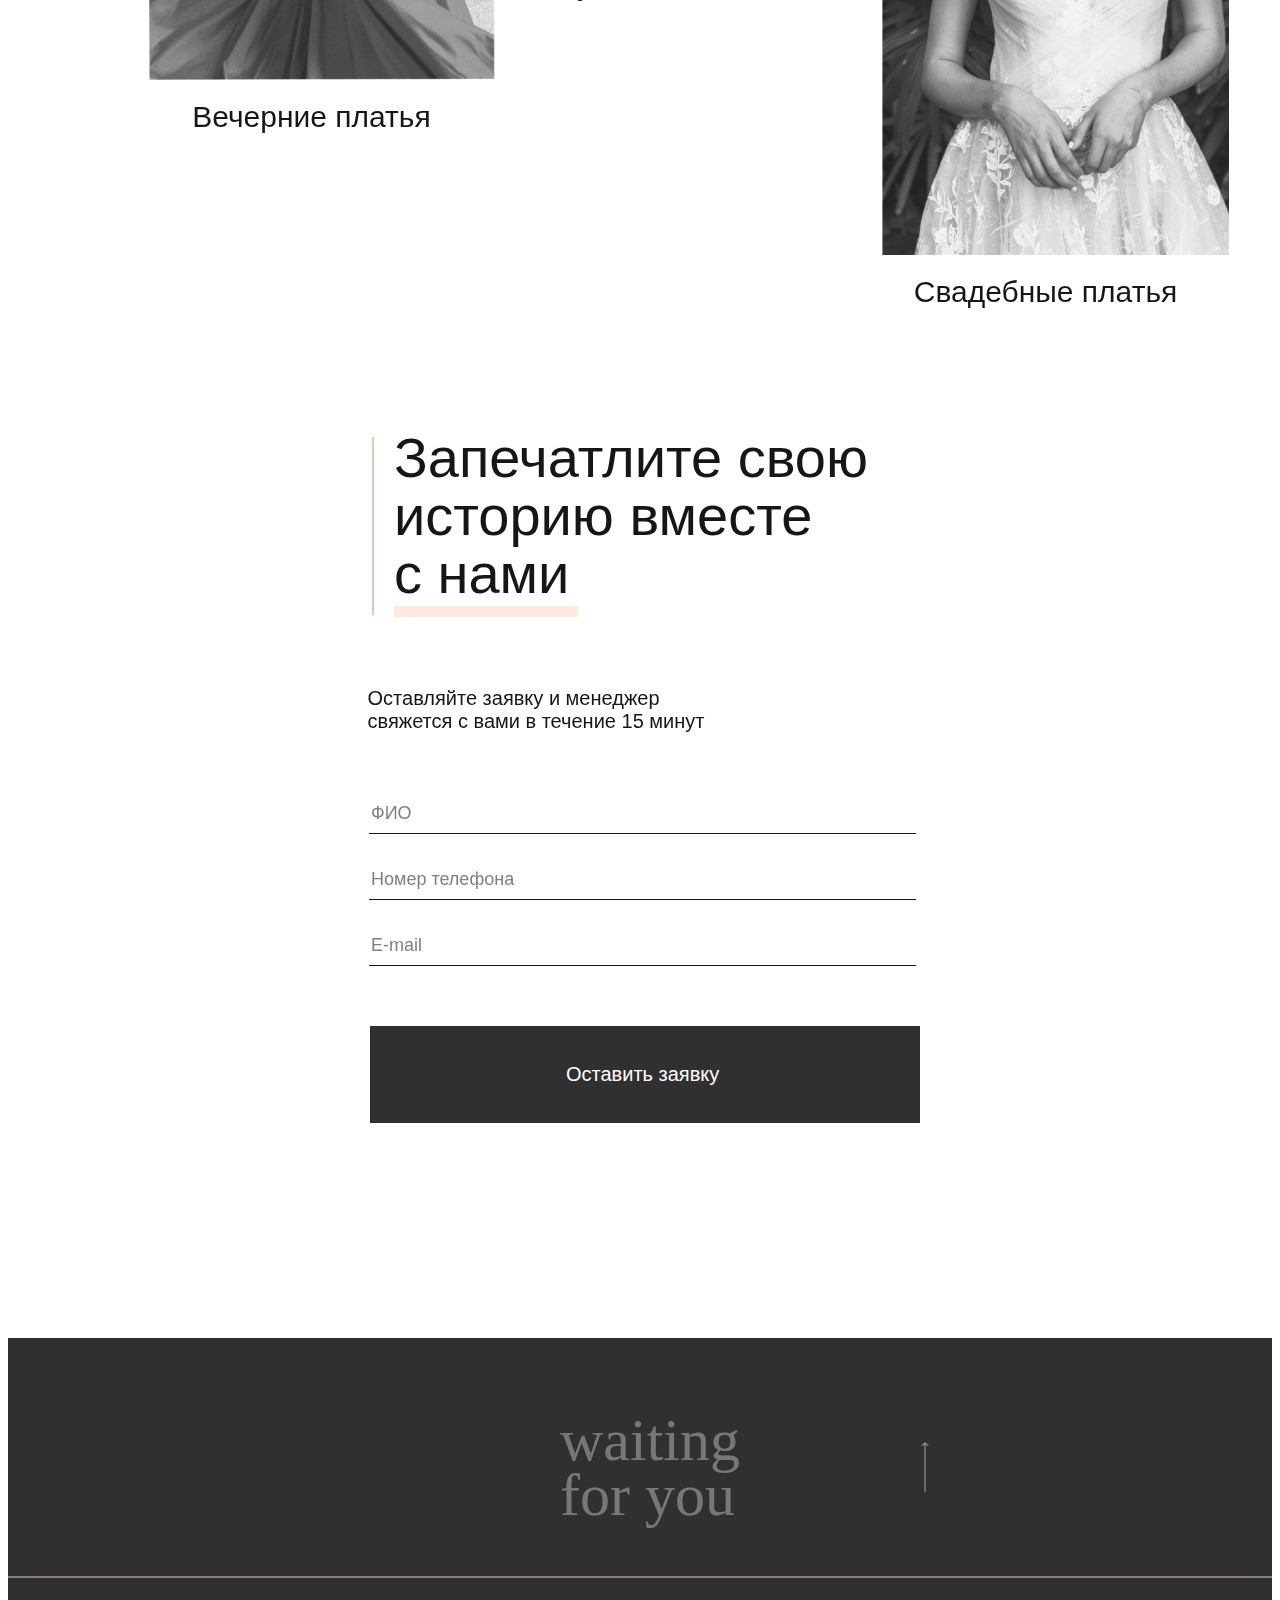
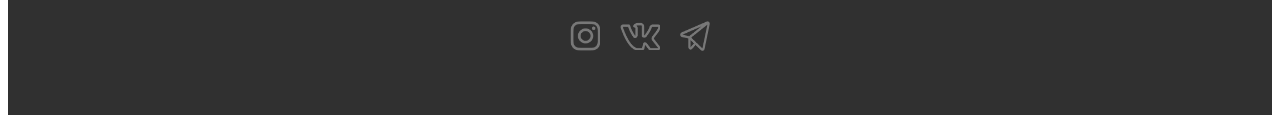
<file: html/services.html>
<!DOCTYPE html>
<html lang="en">
<!-- Услуги -->

<head>
    <meta charset="UTF-8">
    <meta http-equiv="X-UA-Compatible" content="IE=edge">
    <meta name="viewport" content="width=device-width, initial-scale=1.0, minimum-scale=1.0, maximum-scale=1.0">
    <link rel="import" href="..//html/fonts.html">
    <!-- стили -->
    <link rel="icon" href="..//img//Main//favicon.png" type="image/x-icon">
    <link rel="stylesheet" href="..//css/services.css" type="text/css">
     <!-- JS  & JQuery -->
     <script src="..//js/services.js"></script>
     <script src="https://ajax.googleapis.com/ajax/libs/jquery/3.6.1/jquery.min.js"></script>
    <title>Услуги</title>
</head>

<body>
    <div class="header">
        <div id="nav">
            <img id="nav-open" src="..//img//Servsc//menu-icon-dark.png">
            <div id="telephone">
                <img id="tel_icon" src="..//img//Servsc//tel-icon-dark.png">
                <p> +375 29 123-45-67</p>
            </div>
        </div>

        <div id="services-title">
            <div id="title">
                <div id="ourserv-text">
                    <div>
                        <h2 id="h2-1">НАШИ</h2>
                        <h2 id="h2-2"> УСЛУГИ</h2>
                    </div>
                    <p>Выложимся на все 1000%</p>
                </div>
                <div id="girl-serv-main"><img id="girl-serv-img" src="..//img//Servsc//Serv-1.png"></div>
            </div>
            <div id="req-2-p">
                <a href="">
                    <p>Оставить заявку</p>
                </a>
                <img src="..//img//Servsc//arrow-dark.png" id="req-2-arr-img">
            </div>
            <div id="req-2-button">
                <button>
                    <p>Оставить заявку</p>
                </button>
            </div>
        </div>
    </div>

    <div class="fotosessia-serv">
        <div id="serv-1-title">
            <h2>Фотосессия</h2>
        </div>
        <div id="serv-1-inner">
            <div id="serv-1-foto">
                <hr id="hr-line-1">
                <img id="serv-1-foto-girl" src="..//img//Servsc//Serv-2.png">
            </div>
            <div id="serv-self-content">
                <div id="serv-cont-title">
                    <p>Индивидуальная съемка</p>
                    <div id="arr-nav-1">
                        <p>next</p>
                        <img id="navarr-1" src="..//img//Servsc//arrow-dark.png">
                    </div>
                </div>
                <div id="pay-count">
                    <p>320 BYN</p>
                </div>
                <div id="desript-serv">
                    <div id="desr-1"><span>Исходник</span>
                        <span>Укладка и макияж</span>
                    </div>
                    <div id="desr-2"><span>15 фото в ретуши</span>
                        <span>2 часа сьемки в зале (или выезд)</span>
                    </div>
                </div>
                <div id="btn-leave-req-serv-1">
                    <button>
                        <p>Забронировать по телефону</p>
                    </button>
                </div>
            </div>
        </div>
    </div>

    <div class="retush-serv">
        <div id="serv-2-title">
            <h2>Услуги ретушера</h2>
        </div>
        <div id="serv-2-descr">
            <div>
                <hr id="hr-line-2">
            </div>
            <div id="text-decr-serv-2">
                <p>Профессионально обработаем <br> любые ваши фото <br>
                    в считанные часы</p>
            </div>
            <div>
                <h3>SERVICES</h3>
            </div>
        </div>
        <div id="serv-2-inner">
            <div id="serv-2-content-1">
                <img id="girl-serv-img-2" src="..//img//Servsc//Serv-3.png">
            </div>
            <div id="serv-2-content-2">
                <div id="serv-2-pay-text">
                    <p>от 28 BYN / фото</p>
                </div>
                <div><img id="girl-serv-img-3" src="..//img//Servsc//Serv-4.png"></div>
            </div>
        </div>
        <div id="btn-leave-req-serv-2">
            <button>
                <p>Записаться</p>
            </button>
        </div>
    </div>


    <div class="rentcloth-serv">
        <div id="serv-3-title">
            <h2>Прокат одежды</h2>
        </div>
        <div id="serv-3-descr">
            <div id="serv-3-descr-text">
                <p>Выбирайте понравившийся наряд <br> и выглядите неотразимо</p>
            </div>
            <div>
                <hr id="hr-line-3">
            </div>
            <div id="serv-3-pay">
                <p>45 BYN</p>
            </div>
        </div>
        <div id="arr-next-1">
            <p>next</p>
            <img id="nextarr-1" src="..//img//Servsc//arrow-dark.png">
        </div>
        <div id="serv-3-inner">
            <div id="dresses">
                <img id="dress-foto" src="..//img//Servsc//Serv-5.png">
                <p>Вечерние платья</p>
            </div>
            <div id="suits">
                <img id="suits-foto" src="..//img//Servsc//Serv-6.png">
                <p>Мужские костюмы</p>
            </div>
            <div id="wedding">
                <img id="wedding-foto" src="..//img//Servsc//Serv-7.png">
                <p>Свадебные платья</p>
            </div>
        </div>
    </div>


    <div class="request">
        <div id="form">
            <div id="form-title">
                <div>
                    <hr id="hr-line-8">
                </div>
                <div id="title-form">
                    <p>Запечатлите свою <br> историю вместе <br> с нами</p>
                    <hr id="hr-block-3">
                </div>
            </div>
            <div id="form-fields">
                <div id="leave-req-text">
                    <p>Оставляйте заявку и менеджер <br> свяжется с вами в течение 15 минут</p>
                </div>
                <div id="inputs">
                    <input type="text" placeholder="ФИО">
                    <input type="tel" placeholder="Номер телефона">
                    <input type="email" placeholder="E-mail">
                </div>
                <div id="btn-req">
                    <button>
                        <p>Оставить заявку</p>
                    </button>
                </div>
            </div>
            <div id="h3-text-side">
                <h3>REQUEST</h3>
            </div>
        </div>

    </div>
    

    <div class="footer">
        <div id="waiting-text">
            <div id="text">waiting <br> for you</div>
            <div id="arr-up-link"><img id="arr-up" src="..//img//Main//arrow-1.png"></div>
        </div>
        <div>
            <hr id="hr-line-9">
        </div>
        <div id="social-icons">
            <a href="#"><img id="inst" src="..//img//Main//inst.png"></a>
            <a href="#"><img id="vk" src="..//img//Main//vk.png"></a>
            <a href="#"><img id="tg" src="..//img//Main//tg.png"></a>
        </div>
    </div>

</body>

</html>
</file>
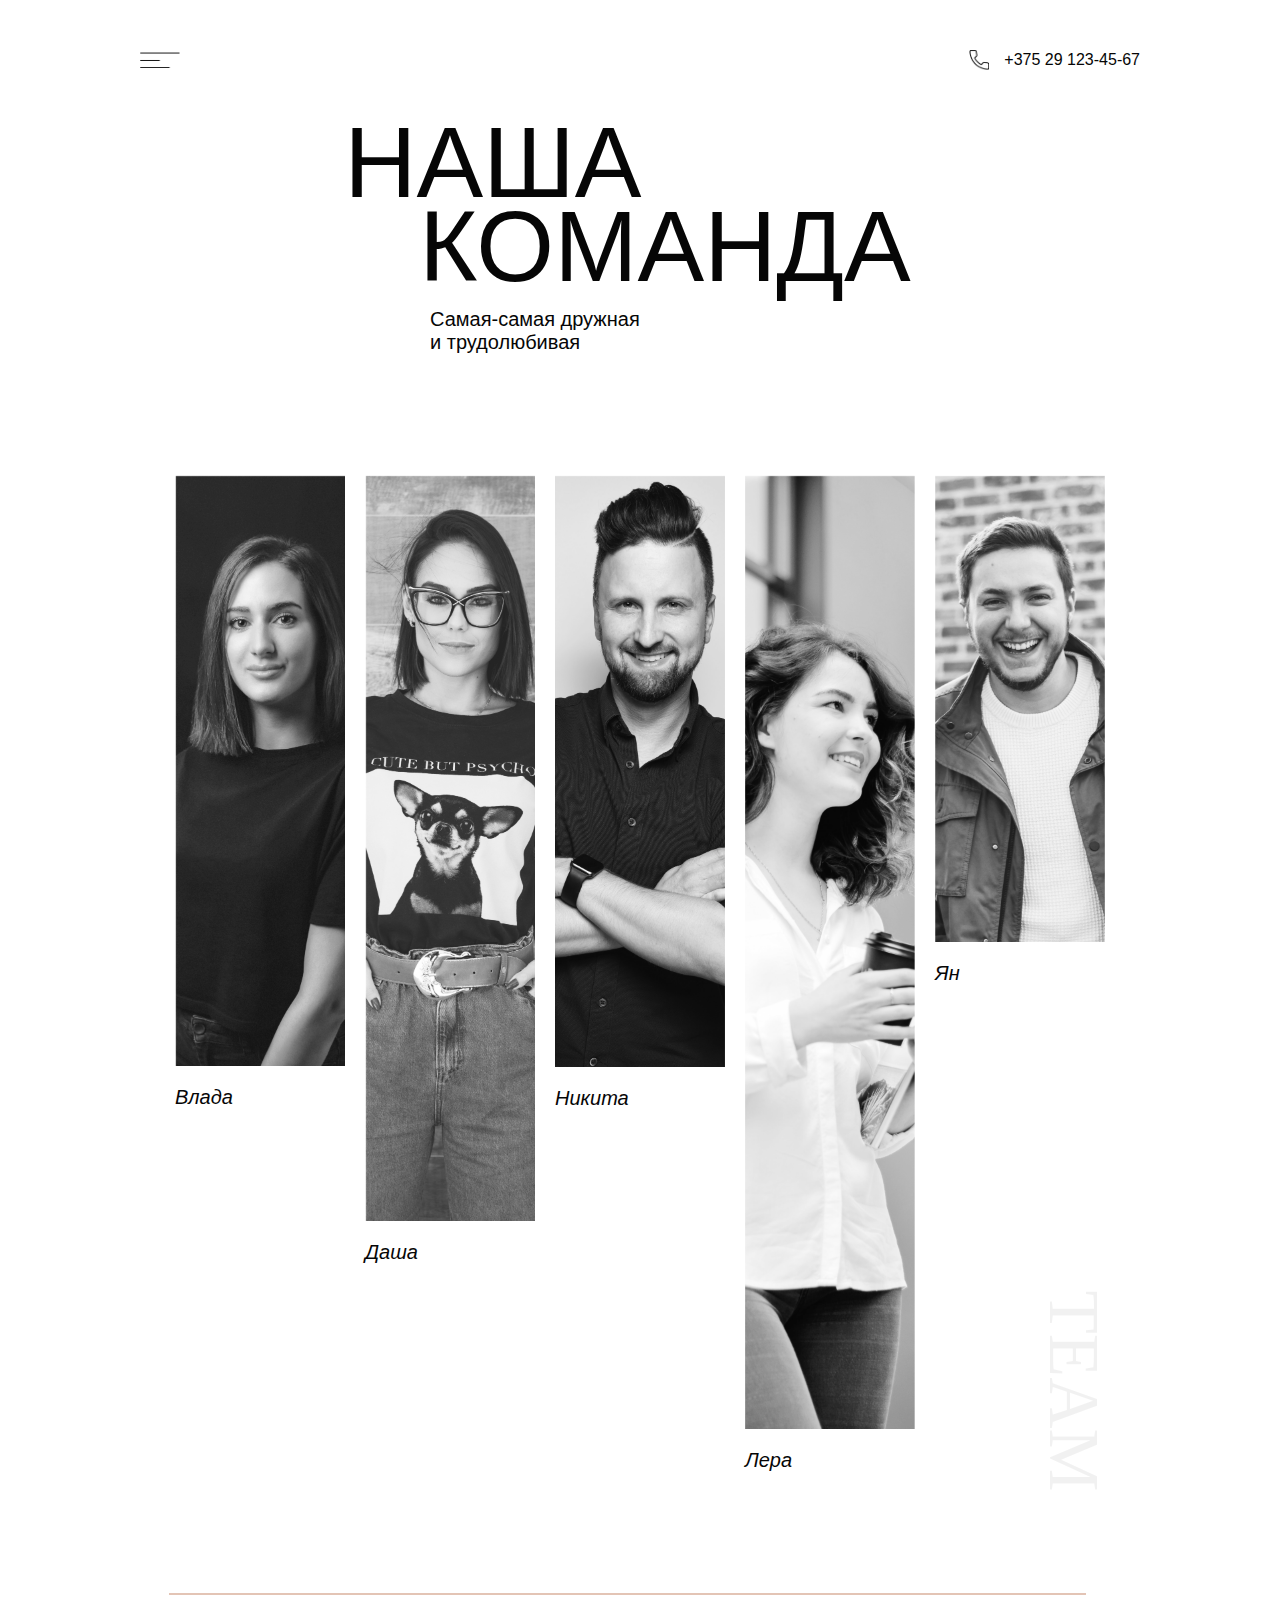
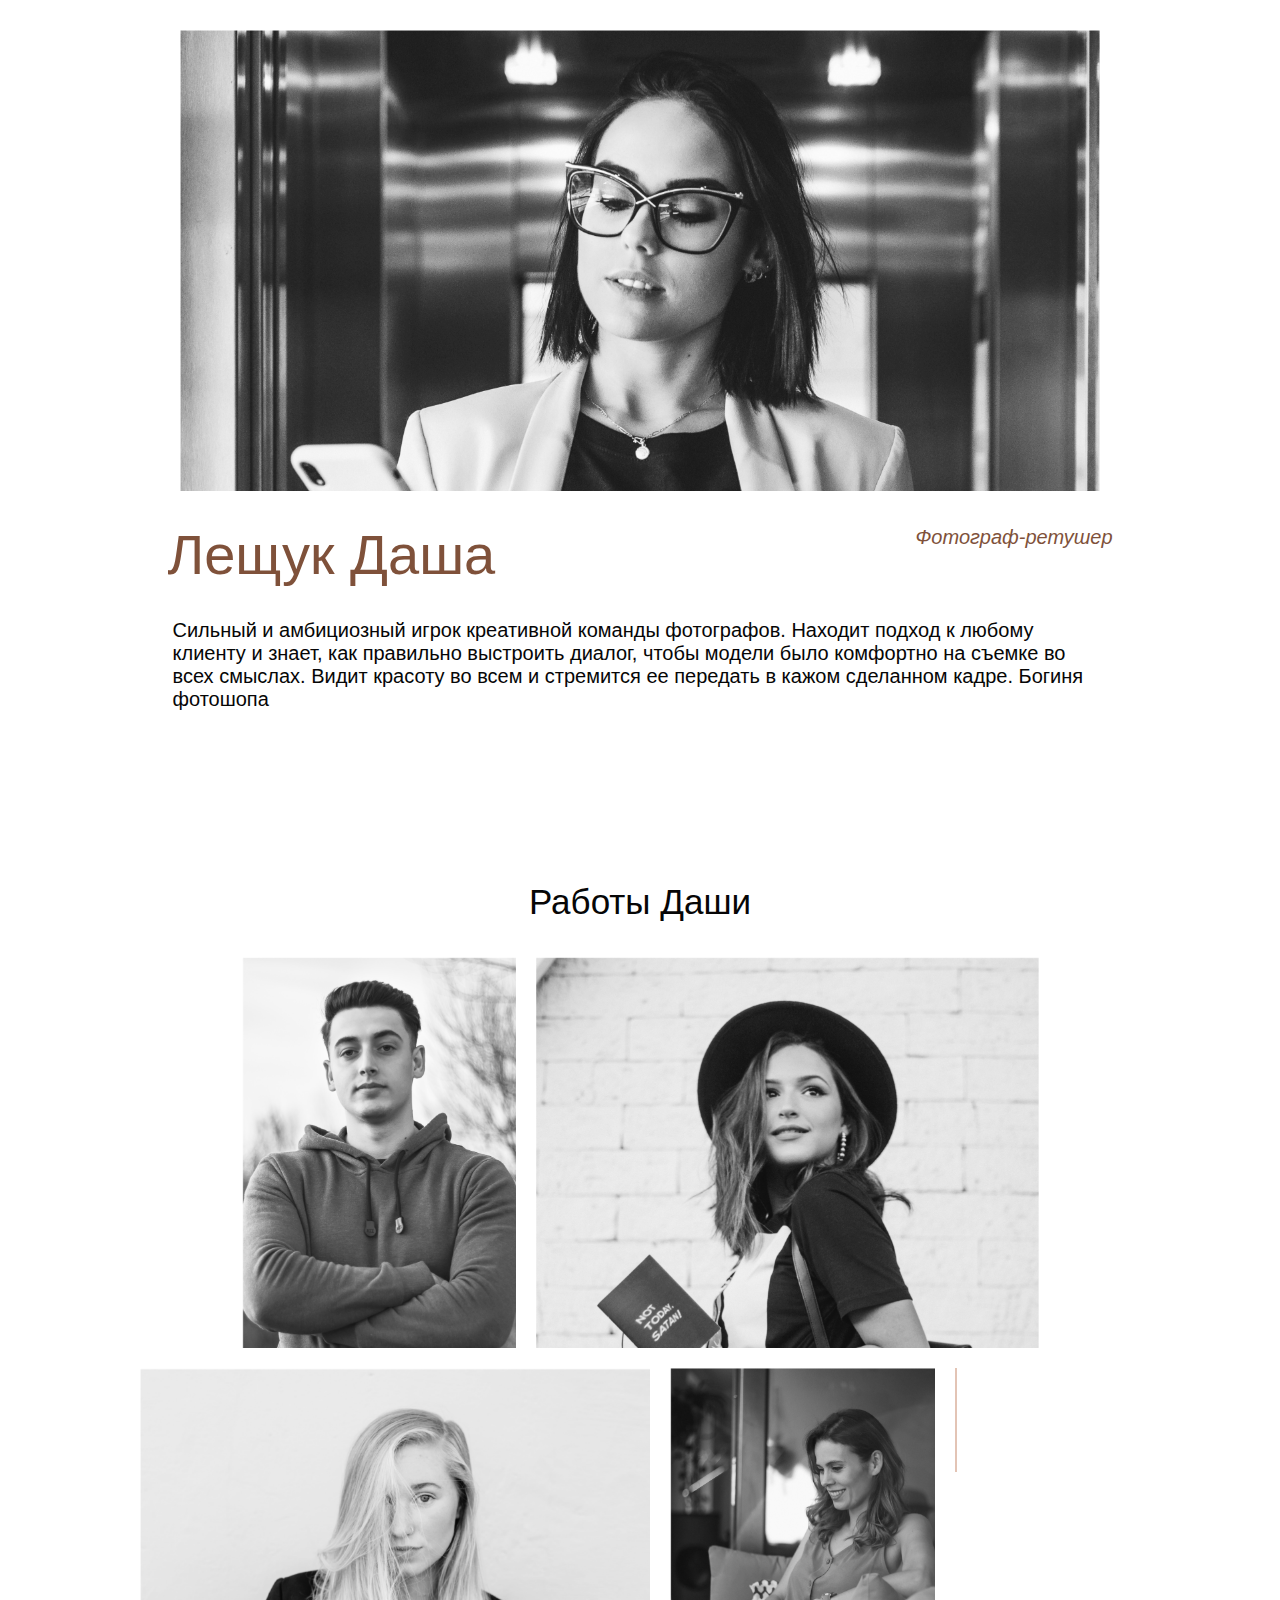
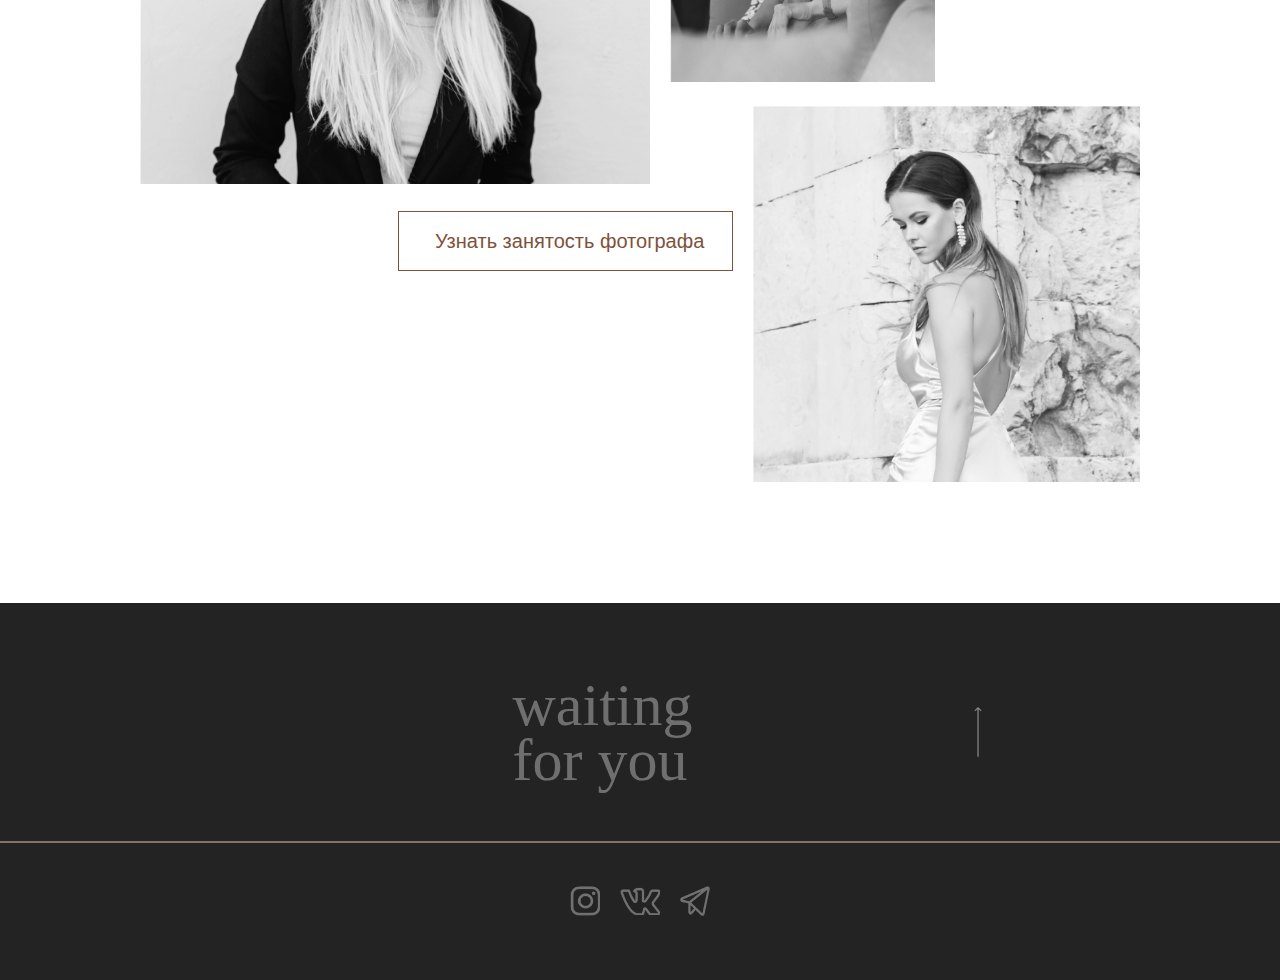
<file: html/team.html>
<!DOCTYPE html>
<html lang="en">
<!-- Команда -->

<head>
    <meta charset="UTF-8">
    <meta http-equiv="X-UA-Compatible" content="IE=edge">
    <meta name="viewport" content="width=device-width, initial-scale=1.0, minimum-scale=1.0, maximum-scale=1.0">
    <link rel="import" href="..//html/fonts.html">
    <!-- стили -->
    <link rel="icon" href="..//img//Main//favicon.png" type="image/x-icon">
    <link rel="stylesheet" href="..//css/team.css" type="text/css">
     <!-- JS  & JQuery -->
     <script src="..//js/team.js"></script>
     <script src="https://ajax.googleapis.com/ajax/libs/jquery/3.6.1/jquery.min.js"></script>
    <title>Команда</title>
</head>

<body>
    <div class="header">
        <div id="nav">
            <img id="nav-open" src="..//img//Servsc//menu-icon-dark.png">
            <div id="telephone">
                <img id="tel_icon" src="..//img//Servsc//tel-icon-dark.png">
                <p> +375 29 123-45-67</p>
            </div>
        </div>
        <div id="team-title">
            <div>
                <h2 id="h2-1">НАША</h2>
                <h2 id="h2-2"> КОМАНДА</h2>
            </div>
            <p>Самая-самая дружная и трудолюбивая</p>
        </div>
    </div>

    <div class="team">
        <div id="team-persons">
            <div>
                <img id="pers-1" src="..//img//Team//Team-1.png">
                <p>Влада</p>
            </div>
            <div> <img id="pers-2" src="..//img//Team//Team-2.png">
                <p id="selected-pers">Даша</p>
            </div>
            <div> <img id="pers-3" src="..//img//Team//Team-3.png">
                <p>Никита</p>
            </div>
            <div> <img id="pers-4" src="..//img//Team//Team-4.png">
                <p>Лера</p>
            </div>
            <div> <img id="pers-5" src="..//img//Team//Team-5.png">
                <p>Ян</p>
            </div>
        </div>
        <div id="team-persons-phone">
            <div>
                <img id="pers-1" src="..//img//Team//Team-pn-13.png">
                <p>Влада</p>
            </div>
            <div> <img id="pers-2" src="..//img//Team//Team-pn-12.png">
                <p id="selected-pers">Даша</p>
            </div>
            <div> <img id="pers-3" src="..//img//Team//Team-pn-14.png">
                <p>Никита</p>
            </div>
        </div>
        <div id="h3-side">
            <h3>TEAM</h3>
        </div>
    </div>

    <div class="person-now">
        <div id="slc-pers-descr">
            <hr id="hr-line">
            <img id="slc-pers-foto" src="..//img//Team//Team-6.png">
            <div id="slc-pesr-name">
                <p>Лещук Даша</p>
                <p>Фотограф-ретушер</p>
            </div>
            <p id="pers-text">Сильный и амбициозный игрок креативной команды фотографов. Находит подход к любому клиенту
                и знает, как
                правильно выстроить диалог, чтобы модели было комфортно на съемке во всех смыслах. Видит красоту во всем
                и стремится ее передать в кажом сделанном кадре.
                Богиня фотошопа</p>
        </div>
        <div id="slc-pers-works">
            <p>Работы Даши</p>
            <div id="work-line-1">
                <img id="wrk-foto-1" src="..//img//Team//Team-7.png">
                <img id="wrk-foto-2" src="..//img//Team//Team-8.png">
            </div>
            <div id="work-line-2">
                <img id="wrk-foto-3" src="..//img//Team//Team-9.png">
                <img id="wrk-foto-4" src="..//img//Team//Team-10.png">
                <hr id="hr-line">
            </div>
            <div id="work-line-3">
                <button>
                    <p>Узнать занятость фотографа</p>
                </button>
                <img id="wrk-foto-5" src="..//img//Team//Team-11.png">
            </div>
        </div>
    </div>

    <div class="footer">
        <div id="waiting-text">
            <div id="text">waiting <br> for you</div>
            <div id="arr-up-link"><img id="arr-up" src="..//img//Main//arrow-1.png"></div>
        </div>
        <div>
            <hr id="hr-line-9">
        </div>
        <div id="social-icons">
            <a href="#"><img id="inst" src="..//img//Main//inst.png"></a>
            <a href="#"><img id="vk" src="..//img//Main//vk.png"></a>
            <a href="#"><img id="tg" src="..//img//Main//tg.png"></a>
        </div>
    </div>
</body>

</html>
</file>
<file: css/loading.css>
@media (min-width: 609px) {
  body {
    background-color: #1d1d1d;
    display: flex;
    justify-content: center;
    height: 500px;
  }
  body #download {
    position: relative;
    display: flex;
    align-items: center;
    justify-content: center;
    width: 100%;
    max-width: 10.6rem;
    margin-top: 10.6rem;
    margin-bottom: 10.6rem;
  }
  body #download:before, body #download:after {
    content: "";
    position: absolute;
    border-radius: 50%;
    animation-duration: 1.2s;
    animation-iteration-count: infinite;
    animation-timing-function: ease-in-out;
    filter: drop-shadow(0 0 0.7555555556rem rgba(255, 255, 255, 0.75));
  }
  body #download:before {
    width: 100%;
    padding-bottom: 100%;
    box-shadow: inset 0 0 0 1.7rem #ffffff;
    animation-name: pulsA;
  }
  body #download:after {
    width: calc(100% - 1.7rem*2);
    padding-bottom: calc(100% - 1.7rem*2);
    box-shadow: 0 0 0 0 #ffffff;
    animation-name: pulsB;
  }
  @keyframes pulsA {
    0% {
      box-shadow: inset 0 0 0 1.7rem #ffffff;
      opacity: 1;
    }
    50%, 100% {
      box-shadow: inset 0 0 0 0 #ffffff;
      opacity: 0;
    }
  }
  @keyframes pulsB {
    0%, 50% {
      box-shadow: 0 0 0 0 #ffffff;
      opacity: 0;
    }
    100% {
      box-shadow: 0 0 0 1.7rem #ffffff;
      opacity: 1;
    }
  }
}
</file>
<file: css/main.css>
@font-face {font-family: "Perpetua Titling MT Std"; src: url("//db.onlinewebfonts.com/t/451cf13b1ca20d9e4ae5e0d7cb8b9f76.eot"); 
  src: url("//db.onlinewebfonts.com/t/451cf13b1ca20d9e4ae5e0d7cb8b9f76.eot?#iefix") format("embedded-opentype"),
    url("//db.onlinewebfonts.com/t/451cf13b1ca20d9e4ae5e0d7cb8b9f76.woff2") format("woff2"),
    url("//db.onlinewebfonts.com/t/451cf13b1ca20d9e4ae5e0d7cb8b9f76.woff") format("woff"), 
    url("//db.onlinewebfonts.com/t/451cf13b1ca20d9e4ae5e0d7cb8b9f76.ttf") format("truetype"), 
    url("//db.onlinewebfonts.com/t/451cf13b1ca20d9e4ae5e0d7cb8b9f76.svg#Perpetua Titling MT Std") format("svg");
}

body {
  display: none;
  margin: 0;
  overflow-x: hidden;
}

.body-visible {
  display: flex;
  flex-direction: column;
  width: auto;
  margin: 0;
  overflow-x: hidden;
}

@media (min-width: 609px) and (max-width: 993px) {
  /* 1.1 */
  .header {
    display: flex;
    flex-direction: column;
    width: auto;
    height: 740px;
    background-color: #1d1d1d;
  }
  .header #nav {
    display: flex;
    justify-content: space-between;
    padding: 22px 78px;
    z-index: 2;
  }
  .header #nav #telephone {
    display: flex;
    flex-direction: row;
    justify-content: center;
    align-items: center;
    color: #ffffff;
    font-family: 'Poppins', sans-serif;
    gap: 15px;
    font-size: 15px;
  }
  .header #nav #nav-open {
    width: 40px;
    height: 16px;
    align-self: center;
  }
  .header #nav #tel_icon {
    width: 20px;
    height: 20px;
  }
  .header #ellipse-1-girl {
    width: 345px;
    height: 345px;
    display: flex;
    align-self: center;
    position: absolute;
    margin: 175px 0 0 -123px;
  }
  .header #main-girl {
    width: 685px;
    height: 735px;
    display: flex;
    align-self: center;
    position: absolute;
    margin-left: 40px;
  }
  .header #blur-main-girl {
    width: auto;
    position: absolute;
    scale: 1;
    display: flex;
    align-self: center;
    z-index: 1;
  }
  .header #title {
    display: flex;
    padding: 0 58px;
    flex-direction: column;
    width: auto;
    z-index: 1;
    justify-content: flex-end;
    align-items: center;
    margin-top: 280px;
  }
  .header #title p,
  .header #title h1 {
    margin: 0;
  }
  .header #title #main-title {
    font-family: 'Perpetua Titling MT Std', serif;
    font-weight: lighter;
    font-size: 130px;
    padding-top: 45px;
  }
  .header #title #fotostd-title {
    color: #ffffff;
    font-family: 'Garamond Swash', serif;
    font-style: italic;
    font-weight: 300;
    font-size: 64px;
    line-height: 40px;
    width: max-content;
    height: max-content;
    margin-left: 590px;
  }
  .header #title #fotostd-title #f1 {
    width: fit-content;
    height: max-content;
    margin-left: -600px;
  }
  .header #title #fotostd-title #f2 {
    width: content;
    height: max-content;
    margin-left: -550px;
  }
  .header #title h1 {
    font-size: 112px;
    color: #ffffff;
    font-family: Georgia, "Times New Roman", Times, serif;
    width: auto;
    height: max-content;
    margin: -45px 100px 0 200px;
  }
  .header #title #req-1-p {
    display: none;
  }
  .header #title #req-1-button {
    width: fit-content;
    align-self: flex-end;
  }
  .header #title #req-1-button button {
    display: flex;
    justify-content: center;
    align-items: flex-end;
    width: 335px;
    height: 60px;
    background-color: transparent;
    border: 0.5px solid #ffffff;
    transition-property: all;
    transition: all ease 0.5s;
  }
  .header #title #req-1-button button p {
    align-self: center;
    align-items: center;
    padding-right: 20px;
    width: fit-content;
    height: max-content;
    font-size: 20px;
    color: #ffffff;
    font-family: 'Roboto', sans-serif;
    font-weight: 200;
    font-style: normal;
    line-height: 23px;
    color: #ffffff;
    padding: 0;
  }
  .header #title #req-1-button button:hover {
    transition-delay: 0s, 0.5s;
    transition-timing-function: ease-out(0.1, 0.8, 0.5, 2), linear;
    transform: translateY(15%);
    background-color: #FEE6DB;
  }
  .header #title #req-1-button button:hover p {
    align-self: center;
    align-items: center;
    padding-right: 20px;
    width: fit-content;
    height: max-content;
    font-size: 20px;
    color: #ffffff;
    font-family: 'Roboto', sans-serif;
    font-weight: 200;
    font-style: normal;
    line-height: 23px;
    color: #000000;
    font-weight: 300;
    padding: 0;
  }
  /* 1.2 */
  .about {
    display: flex;
    flex-direction: column;
    width: auto;
    height: fit-content;
  }
  .about #history {
    display: flex;
    flex-direction: column;
  }
  .about #history #title-history {
    display: flex;
    flex-direction: row;
    justify-content: flex-start;
    padding: 70px 58px 0 58px;
    gap: 20px;
  }
  .about #history #title-history h2 {
    font-family: 'Roboto', sans-serif;
    font-style: normal;
    font-weight: 300;
    font-size: 46px;
    line-height: 48px;
    color: #000000;
  }
  .about #history #img-history {
    display: flex;
    padding: 0 58px;
    flex-direction: row;
    justify-content: center;
    gap: 20px;
  }
  .about #history #img-history h3 {
    display: none;
  }
  .about #history #img-history #girl-2 {
    width: 303px;
    height: 439px;
  }
  .about #history #img-history #hr-line-1 {
    margin: 0 0 -45px 0;
    border: 0.1px solid #e3c3b3;
    height: 130px;
    width: 1;
    background-color: #e3c3b3;
    align-self: flex-end;
  }
  .about #history #img-history #hr-line-2 {
    border: 0.1px solid #e3c3b3;
    height: 130px;
    width: 1;
    background-color: #e3c3b3;
    margin: -45px 0 0 0;
    height: 102px;
  }
  .about #history #img-history #ftsd2015 {
    padding-right: 20px;
    width: fit-content;
    height: max-content;
    font-size: 20px;
    color: #ffffff;
    font-family: 'Roboto', sans-serif;
    font-weight: 200;
    font-style: normal;
    line-height: 23px;
    width: 200px;
    margin: 80px 0 0 -20px;
    line-height: 24px;
    color: #000000;
  }
  .about #history #s7years-history {
    display: flex;
    padding: 0 58px;
    justify-content: flex-end;
  }
  .about #history #s7years-history p {
    display: flex;
    width: 438px;
    height: 117px;
    font-family: 'Roboto', sans-serif;
    font-weight: 300;
    font-size: 56px;
    line-height: 58px;
    margin: 25px 0 0 0;
    width: fit-content;
    height: 117px;
    font-size: 50px;
    line-height: 55px;
  }
  .about #history #s7years-history #hr-block-1 {
    align-items: flex-end;
    margin-top: -60px;
    margin-right: 0px;
    border: 0.1px solid #FFE5D8;
    width: 128px;
    height: 9px;
    background-color: #FFE5D8;
  }
  .about #growth {
    display: flex;
    flex-direction: column;
    margin-top: 58px;
  }
  .about #growth #count-growth {
    display: flex;
    padding: 0 58px;
    flex-direction: column;
  }
  .about #growth #count-growth #cnt-fotoss {
    display: flex;
    flex-direction: row;
    justify-content: flex-end;
    align-items: flex-start;
    gap: 20px;
  }
  .about #growth #count-growth #cnt-fotoss p {
    padding-right: 20px;
    width: fit-content;
    height: max-content;
    font-size: 20px;
    color: #ffffff;
    font-family: 'Roboto', sans-serif;
    font-weight: 200;
    font-style: normal;
    line-height: 23px;
    width: 200px;
    margin: 0;
    color: #000000;
    line-height: 24px;
    text-align: right;
    padding-right: 0;
  }
  .about #growth #count-growth #cnt-fotoss #girl-3 {
    width: 287px;
    height: 355px;
  }
  .about #growth #count-growth #cnt-halls {
    display: flex;
    justify-content: flex-end;
    align-items: flex-start;
  }
  .about #growth #count-growth #cnt-halls p {
    padding-right: 20px;
    width: fit-content;
    height: max-content;
    font-size: 20px;
    color: #ffffff;
    font-family: 'Roboto', sans-serif;
    font-weight: 200;
    font-style: normal;
    line-height: 23px;
    color: #000000;
    line-height: 24px;
    text-align: right;
    padding-right: 0;
  }
  .about #growth #continue-growth {
    display: flex;
    padding: 0 58px;
    flex-direction: column;
    margin-top: -365px;
    gap: 20px;
  }
  .about #growth #continue-growth #grow-title h2 {
    display: flex;
    width: 438px;
    height: 117px;
    font-family: 'Roboto', sans-serif;
    font-weight: 300;
    font-size: 56px;
    line-height: 58px;
    font-size: 46px;
    line-height: 48px;
  }
  .about #growth #continue-growth #count-ans {
    display: flex;
    flex-direction: row;
    gap: 20px;
  }
  .about #growth #continue-growth #count-ans div {
    display: flex;
  }
  .about #growth #continue-growth #count-ans #ca-1 {
    display: flex;
    flex-direction: column;
    gap: 20px;
  }
  .about #growth #continue-growth #count-ans #ca-1 #man-1 {
    width: 207px;
    height: 300px;
  }
  .about #growth #continue-growth #count-ans #ca-1 p {
    padding-right: 20px;
    width: fit-content;
    height: max-content;
    font-size: 20px;
    color: #ffffff;
    font-family: 'Roboto', sans-serif;
    font-weight: 200;
    font-style: normal;
    line-height: 23px;
    color: #000000;
    line-height: 24px;
    text-align: left;
    margin: 0;
  }
  .about #growth #continue-growth #count-ans #ca-2 {
    display: flex;
  }
  .about #growth #continue-growth #count-ans #ca-2 #hr-line-3 {
    margin: 0 0 -45px 0;
    border: 0.1px solid #e3c3b3;
    height: 130px;
    width: 1;
    background-color: #e3c3b3;
    margin-bottom: 70px;
    align-self: flex-end;
    height: 70px;
  }
  /* 1.3 */
  .services {
    display: flex;
    flex-direction: column;
    width: auto;
    height: fit-content;
    margin-top: 58px;
    background-color: #1d1d1d;
    color: #ffffff;
  }
  .services #make-choice-title {
    display: flex;
    padding: 0 58px;
    flex-direction: column;
    margin-top: 70px;
  }
  .services #make-choice-title #choice-text-1_2 h2 {
    display: none;
  }
  .services #make-choice-title #choice-text-2_2 h2 {
    display: none;
  }
  .services #make-choice-title #choice-text-2 {
    display: flex;
    flex-direction: column;
    gap: 0px;
  }
  .services #make-choice-title #choice-text-2 #hr-block-2 {
    align-items: center;
    margin-left: 100px;
    border: 0.1px solid #e3c3b3;
    width: 137px;
    height: 6px;
    background-color: #e3c3b3;
  }
  .services #make-choice-title div {
    display: flex;
    justify-content: flex-start;
    align-self: flex-start;
  }
  .services #make-choice-title div #hr-line-4 {
    border: 0.1px solid #e3c3b3;
    height: 130px;
    width: 1;
    background-color: #e3c3b3;
    height: 76px;
    margin-left: 100px;
  }
  .services #make-choice-title div h2 {
    display: flex;
    width: 438px;
    height: 117px;
    font-family: 'Roboto', sans-serif;
    font-weight: 300;
    font-size: 56px;
    line-height: 58px;
    margin: 0;
    font-size: 46px;
    line-height: 48px;
    height: fit-content;
  }
  .services #make-choice-title div #choice-text-2_2 {
    padding-left: 100px;
    font-size: 46px;
    line-height: 48px;
  }
  .services #make-choice-title #hr-line-5 {
    border: 0.1px solid #e3c3b3;
    height: 130px;
    width: 1;
    background-color: #e3c3b3;
    align-self: flex-start;
    height: 167px;
    margin: -30px 0 0 50px;
  }
  .services #services-foto {
    display: flex;
    padding: 0 58px;
    flex-direction: column;
    gap: 50px;
    margin-top: -325px;
  }
  .services #services-foto #line-1 {
    display: flex;
    flex-direction: column;
    align-items: flex-end;
    justify-content: flex-end;
    gap: 20px;
  }
  .services #services-foto #line-1 #src-foto-1 {
    width: 281px;
    height: 313px;
  }
  .services #services-foto #line-1 #to-serv-1 {
    display: flex;
    flex-direction: column;
    justify-content: flex-start;
    gap: 10px;
    padding-right: 105px;
  }
  .services #services-foto #line-1 #to-serv-1 p {
    padding-right: 20px;
    width: fit-content;
    height: max-content;
    font-size: 20px;
    color: #ffffff;
    font-family: 'Roboto', sans-serif;
    font-weight: 200;
    font-style: normal;
    line-height: 23px;
    margin: 0;
    color: #FFEFE8;
  }
  .services #services-foto #line-1 #to-serv-1 img {
    width: 50px;
  }
  .services #services-foto #line-2 {
    display: flex;
    flex-direction: row;
    justify-content: flex-end;
    gap: 20px;
  }
  .services #services-foto #line-2 p {
    padding-right: 20px;
    width: fit-content;
    height: max-content;
    font-size: 20px;
    color: #ffffff;
    font-family: 'Roboto', sans-serif;
    font-weight: 200;
    font-style: normal;
    line-height: 23px;
    margin: 0;
    color: #FFEFE8;
  }
  .services #services-foto #line-2 #serv-2 {
    display: flex;
    flex-direction: column;
    justify-content: flex-start;
    gap: 20px;
  }
  .services #services-foto #line-2 #serv-2 img {
    width: 50px;
  }
  .services #services-foto #line-2 #serv-2 #src-foto-2 {
    width: 287px;
    height: 320px;
  }
  .services #services-foto #line-2 #serv-3 {
    display: flex;
    flex-direction: column;
    justify-content: flex-start;
    gap: 20px;
  }
  .services #services-foto #line-2 #serv-3 img {
    width: 50px;
  }
  .services #services-foto #line-2 #serv-3 #src-foto-3 {
    width: 287px;
    height: 320px;
  }
  .services #out-sessia {
    display: flex;
    padding: 0 58px;
    flex-direction: column;
    margin-top: 58px;
  }
  .services #out-sessia #possibl-sessia-text {
    display: flex;
    justify-content: flex-end;
  }
  .services #out-sessia #possibl-sessia-text p {
    padding-right: 20px;
    width: fit-content;
    height: max-content;
    font-size: 20px;
    color: #ffffff;
    font-family: 'Roboto', sans-serif;
    font-weight: 200;
    font-style: normal;
    line-height: 23px;
    padding: 0;
    font-weight: 100;
    color: rgba(255, 255, 255, 0.25);
    font-size: 16px;
  }
  .halls {
    display: flex;
    flex-direction: column;
    width: auto;
    height: auto;
    background-color: #1d1d1d;
    color: #ffffff;
  }
  .halls #halls-for-you {
    display: flex;
    padding: 0 58px;
    flex-direction: column;
    margin-top: 58px;
  }
  .halls #halls-for-you div {
    display: flex;
    justify-content: flex-end;
  }
  .halls #halls-for-you div p {
    display: flex;
    width: 438px;
    height: 117px;
    font-family: 'Roboto', sans-serif;
    font-weight: 300;
    font-size: 56px;
    line-height: 58px;
    font-size: 46px;
    line-height: 48px;
    margin: 0;
    height: fit-content;
    justify-content: flex-end;
  }
  .halls #halls-for-you div #p-2 {
    padding-right: 100px;
  }
  .halls #halls-for-you div #p-3 {
    padding-right: 45px;
  }
  .halls #halls5-you {
    display: flex;
    padding: 0 58px;
  }
  .halls #halls5-you p {
    padding-right: 20px;
    width: fit-content;
    height: max-content;
    font-size: 20px;
    color: #ffffff;
    font-family: 'Roboto', sans-serif;
    font-weight: 200;
    font-style: normal;
    line-height: 23px;
    line-height: 24px;
  }
  .halls #arrow-nav-halls {
    display: flex;
    padding: 0 58px;
    justify-content: flex-end;
    gap: 10px;
  }
  .halls #arrow-nav-halls #arr-nav-1,
  .halls #arrow-nav-halls #arr-nav-2 {
    display: flex;
    flex-direction: column;
    height: fit-content;
    width: fit-content;
    gap: 5px;
    transition-property: all;
    transition: all ease 0.5s;
  }
  .halls #arrow-nav-halls #arr-nav-1 p,
  .halls #arrow-nav-halls #arr-nav-2 p {
    padding-right: 20px;
    width: fit-content;
    height: max-content;
    font-size: 20px;
    color: #ffffff;
    font-family: 'Roboto', sans-serif;
    font-weight: 200;
    font-style: normal;
    line-height: 23px;
    font-style: italic;
    color: #FFEFE8;
    margin: 0;
  }
  .halls #arrow-nav-halls #arr-nav-1 #navarr-1,
  .halls #arrow-nav-halls #arr-nav-2 #navarr-1 {
    width: 50px;
    transform: rotate(180deg);
    align-self: flex-start;
  }
  .halls #arrow-nav-halls #arr-nav-1 #navarr-2,
  .halls #arrow-nav-halls #arr-nav-2 #navarr-2 {
    width: 50px;
    align-self: flex-start;
  }
  .halls #arrow-nav-halls #arr-nav-1:active {
    cursor: default;
    transition-delay: 0s, 0.5s;
    transition-timing-function: ease-out(0.1, 0.8, 0.5, 2), linear;
    transform: translateX(-30%);
  }
  .halls #arrow-nav-halls #arr-nav-2:active {
    cursor: default;
    transition-delay: 0s, 0.5s;
    transition-timing-function: ease-out(0.1, 0.8, 0.5, 2), linear;
    transform: translateX(30%);
  }
  .halls #halls-foto {
    height: fit-content;
    display: flex;
    padding: 0 58px;
    flex-direction: row;
    gap: 20px;
    margin: 20px 0 95px 0;
  }
  .halls #halls-foto div {
    display: flex;
    flex-direction: column;
  }
  .halls #halls-foto p {
    display: flex;
    padding-right: 20px;
    width: fit-content;
    height: max-content;
    font-size: 30px;
    color: #ffffff;
    font-family: 'Roboto', sans-serif;
    font-weight: 200;
    font-style: normal;
    line-height: 23px;
    font-size: 22px;
    line-height: 19px;
    margin: 0;
    align-self: center;
  }
  .halls #halls-foto #hall-1 {
    width: 201px;
    height: 210px;
    gap: 20px;
  }
  .halls #halls-foto #hall-2 {
    gap: 20px;
    width: 201px;
    height: 314px;
  }
  .halls #halls-foto #hall-3 {
    gap: 20px;
    width: 201px;
    height: 167px;
  }
  .halls #halls-foto #hall-4 {
    display: flex;
    gap: 20px;
    width: 361px;
    height: 374px;
  }
  .halls #halls-foto #hall-5 {
    display: flex;
    gap: 20px;
    width: 301px;
    height: 314px;
  }
  .portfolio {
    display: flex;
    flex-direction: column;
    width: auto;
    height: auto;
    color: #ffffff;
    margin-top: 58px;
    gap: 20px;
  }
  .portfolio #see_us_text {
    display: flex;
    padding: 0 58px;
    flex-direction: column;
    margin-bottom: 58px;
  }
  .portfolio #see_us_text div {
    display: flex;
    justify-content: center;
    height: fit-content;
  }
  .portfolio #see_us_text div p {
    display: flex;
    width: 438px;
    height: 117px;
    font-family: 'Roboto', sans-serif;
    font-weight: 300;
    font-size: 56px;
    line-height: 58px;
    margin: 0;
    height: fit-content;
    width: fit-content;
    font-size: 46px;
    line-height: 48px;
    color: #000000;
  }
  .portfolio #portf-line-1 {
    display: flex;
    padding: 0 58px;
    flex-direction: row;
    gap: 20px;
  }
  .portfolio #portf-line-1 #line-1-bl-1 {
    display: flex;
    flex-direction: column;
    justify-content: flex-end;
    gap: 20px;
  }
  .portfolio #portf-line-1 #line-1-bl-1 div {
    display: flex;
    justify-content: flex-end;
  }
  .portfolio #portf-line-1 #line-1-bl-1 div p {
    display: flex;
    padding-right: 20px;
    width: fit-content;
    height: max-content;
    font-size: 20px;
    color: #ffffff;
    font-family: 'Roboto', sans-serif;
    font-weight: 200;
    font-style: normal;
    line-height: 23px;
    margin: 0;
    color: #000000;
    padding: 0;
  }
  .portfolio #portf-line-1 #line-1-bl-1 div img {
    width: 139px;
    height: 182px;
  }
  .portfolio #portf-line-1 #line-1-bl-2 {
    display: flex;
    flex-direction: column;
  }
  .portfolio #portf-line-1 #line-1-bl-2 img {
    width: 199px;
    height: 226px;
  }
  .portfolio #portf-line-1 #line-1-bl-3 {
    display: flex;
    flex-direction: column;
    justify-content: flex-start;
    margin-top: -30px;
  }
  .portfolio #portf-line-1 #line-1-bl-3 #hr-line-6 {
    border: 0.1px solid #e3c3b3;
    height: 130px;
    width: 1;
    background-color: #e3c3b3;
  }
  .portfolio #portf-line-2 {
    display: flex;
    padding: 0 58px;
    flex-direction: row;
    gap: 20px;
    justify-content: center;
  }
  .portfolio #portf-line-2 #line-2-bl-1 {
    display: flex;
  }
  .portfolio #portf-line-2 #line-2-bl-1 img {
    width: 257px;
    height: 240px;
  }
  .portfolio #portf-line-2 #line-2-bl-2 {
    display: flex;
    flex-direction: column;
    gap: 20px;
  }
  .portfolio #portf-line-2 #line-2-bl-2 #inner-line-2-bl-2 {
    display: flex;
    flex-direction: column;
  }
  .portfolio #portf-line-2 #line-2-bl-2 #inner-line-2-bl-2 img {
    width: 187px;
    height: 148px;
    padding-bottom: 15px;
  }
  .portfolio #portf-line-2 #line-2-bl-2 #inner-line-2-bl-2 p {
    display: flex;
    padding-right: 20px;
    width: fit-content;
    height: max-content;
    font-size: 20px;
    color: #ffffff;
    font-family: 'Roboto', sans-serif;
    font-weight: 200;
    font-style: normal;
    line-height: 23px;
    width: 200px;
    margin: 0;
    color: #000000;
    padding: 0;
    line-height: 27px;
  }
  .portfolio #portf-line-3 {
    display: flex;
    padding: 0 58px;
    flex-direction: row;
    gap: 20px;
    justify-content: flex-end;
    height: fit-content;
  }
  .portfolio #portf-line-3 #h3-text-side-3 {
    display: flex;
    width: fit-content;
  }
  .portfolio #portf-line-3 #h3-text-side-3 h3 {
    display: none;
  }
  .portfolio #portf-line-3 #line-3-bl-2 {
    display: flex;
    flex-direction: row;
    justify-content: flex-start;
    gap: 20px;
    padding-right: 15px;
  }
  .portfolio #portf-line-3 #line-3-bl-2 hr {
    margin: 0;
    border: 0.1px solid #e3c3b3;
    height: 130px;
    width: 1;
    background-color: #e3c3b3;
    align-self: start;
  }
  .portfolio #portf-line-3 #line-3-bl-2 img {
    width: 319px;
    height: 185px;
  }
  .portfolio #go-to-portf {
    display: flex;
    padding: 0 58px;
    justify-content: flex-end;
    height: fit-content;
    margin-top: -62px;
  }
  .portfolio #go-to-portf div {
    display: flex;
    margin: 62px 16px 0 0;
  }
  .portfolio #go-to-portf div button {
    display: flex;
    justify-content: center;
    align-items: flex-end;
    width: 322px;
    height: 60px;
    background-color: #ffffff;
    border: 0.5px solid #7C4D35;
    transition-property: all;
    transition: all ease 0.5s;
  }
  .portfolio #go-to-portf div button p {
    align-self: center;
    align-items: center;
    padding-right: 20px;
    width: fit-content;
    height: max-content;
    font-size: 20px;
    color: #ffffff;
    font-family: 'Roboto', sans-serif;
    font-weight: 200;
    font-style: normal;
    line-height: 23px;
    color: #7C4D35;
    padding: 0;
    font-size: 17px;
    line-height: 10px;
  }
  .portfolio #go-to-portf div button:active {
    background-color: #7C4D35;
    border: 0.5px solid #7C4D35;
    transition-duration: 0.5s;
    transition-delay: 0s, 0.1s;
    transition-timing-function: ease-out(0.1, 0.8, 0.5, 2), linear;
    transform: translateY(10%);
  }
  .portfolio #go-to-portf div button:active p {
    color: #ffffff;
  }
  .request {
    display: flex;
    flex-direction: column;
    width: auto;
    height: auto;
    background-color: #1d1d1d;
    margin-top: 58px;
    gap: 20px;
    color: #ffffff;
  }
  .request #form {
    display: flex;
    padding: 0 58px;
    flex-direction: column;
    justify-content: center;
    height: fit-content;
    gap: 45px;
    margin: 58px 0;
  }
  .request #form #form-title {
    display: flex;
    flex-direction: row;
    gap: 20px;
    justify-content: center;
    align-items: center;
    margin-left: -120px;
  }
  .request #form #form-title #hr-line-8 {
    border: 0.1px solid #e3c3b3;
    height: 130px;
    width: 1;
    background-color: #e3c3b3;
    display: flex;
    height: 160px;
  }
  .request #form #form-title #title-form {
    display: flex;
    flex-direction: column;
    justify-content: center;
    align-items: flex-start;
    gap: 60px;
  }
  .request #form #form-title #title-form p {
    margin: 0;
    display: flex;
    width: 438px;
    height: 117px;
    font-family: 'Roboto', sans-serif;
    font-weight: 300;
    font-size: 56px;
    line-height: 58px;
    text-align: left;
    margin-top: -5px;
    width: fit-content;
    font-size: 46px;
    line-height: 48px;
  }
  .request #form #form-title #title-form #hr-block-3 {
    margin: -20px 0 0 -3px;
    border: 0.1px solid #e3c3b3;
    width: 181px;
    height: 9px;
    background-color: #e3c3b3;
  }
  .request #form #form-fields {
    display: flex;
    flex-direction: column;
    justify-content: center;
    align-items: center;
    height: fit-content;
    margin-left: -70px;
  }
  .request #form #form-fields #leave-req-text {
    display: flex;
    margin: 0 0 20px -118px;
  }
  .request #form #form-fields #leave-req-text p {
    padding-right: 20px;
    width: fit-content;
    height: max-content;
    font-size: 20px;
    color: #ffffff;
    font-family: 'Roboto', sans-serif;
    font-weight: 200;
    font-style: normal;
    line-height: 23px;
  }
  .request #form #form-fields #inputs {
    display: flex;
    flex-direction: column;
    gap: 30px;
    margin: 45px 0 0 75px;
  }
  .request #form #form-fields #inputs input {
    padding-bottom: 4px;
    border: 0;
    background-color: #1d1d1d;
    border-bottom: 1px solid rgba(255, 255, 255, 0.5);
    padding-right: 20px;
    width: fit-content;
    height: max-content;
    font-size: 20px;
    color: #ffffff;
    font-family: 'Roboto', sans-serif;
    font-weight: 200;
    font-style: normal;
    line-height: 23px;
    font-size: 18px;
    line-height: 15px;
    width: 525px;
    height: 30px;
  }
  .request #form #form-fields #inputs input:focus {
    outline: none;
  }
  .request #form #form-fields #btn-req {
    display: flex;
    margin-top: 60px;
    margin-left: 80px;
  }
  .request #form #form-fields #btn-req button {
    background-color: #FEE6DB;
    width: 550px;
    height: 97px;
    transition-property: all;
    transition: all ease 0.5s;
  }
  .request #form #form-fields #btn-req button p {
    margin: 0;
    padding-right: 20px;
    width: fit-content;
    height: max-content;
    font-size: 20px;
    color: #ffffff;
    font-family: 'Roboto', sans-serif;
    font-weight: 200;
    font-style: normal;
    line-height: 23px;
    padding-left: 190px;
    color: #000000;
    font-weight: 300;
  }
  .request #form #form-fields #btn-req button:active {
    background-color: #b9917f;
    transition-duration: 0.5s;
    transition-delay: 0s, 0.1s;
    transition-timing-function: ease-out(0.1, 0.8, 0.5, 2), linear;
    transform: translateY(10%);
  }
  .request #form #form-fields #btn-req button:active p {
    color: #ffffff;
  }
  .request #form #h3-text-side {
    display: none;
  }
  .request #form #h3-text-side h3 {
    display: none;
  }
  .footer {
    display: flex;
    flex-direction: column;
    width: auto;
    height: auto;
    background-color: #1d1d1d;
    color: #ffffff;
    justify-content: center;
  }
  .footer #waiting-text {
    display: flex;
    padding: 0 115px;
    flex-direction: row;
    justify-content: center;
    align-items: center;
    height: fit-content;
    gap: 50px;
    margin: 45px 0 35px 0;
  }
  .footer #waiting-text #text {
    margin: 0;
    width: 445px;
    transform: rotate(-90deg);
    padding-bottom: 305px;
    align-self: flex-end;
    font-family: 'Perpetua Titling MT Std', serif;
    font-weight: 300;
    font-size: 71px;
    line-height: 86px;
    color: rgba(0, 0, 0, 0.055);
    color: rgba(255, 255, 255, 0.35);
    transform: rotate(0deg);
    padding-bottom: 0;
    font-size: 38px;
    line-height: 35px;
    width: fit-content;
    height: 71px;
    padding-left: 100px;
  }
  .footer #waiting-text #arr-up-link {
    display: flex;
  }
  .footer #waiting-text #arr-up-link #arr-up {
    display: flex;
    align-self: center;
    height: min-content;
    width: 50px;
    transform: rotate(-90deg);
    margin-right: 20px;
  }
  .footer div #hr-line-9 {
    border: 0.1px solid #e3c3b3;
    height: 130px;
    width: 1;
    background-color: #e3c3b3;
    height: 0;
    opacity: 0.5;
    width: auto;
  }
  .footer #social-icons {
    display: flex;
    padding: 0 115px;
    flex-direction: row;
    justify-content: center;
    align-items: center;
    height: fit-content;
    gap: 20px;
    margin: 35px 0 70px 0;
    opacity: 0.35;
  }
  .footer #social-icons a #vk {
    width: 40px;
    height: 30px;
  }
  .footer #social-icons a img {
    width: 30px;
    height: 30px;
  }
}
@media (min-width: 993px) and (max-width: 1200px) {
  /* 1.1 */
  .header {
    display: flex;
    flex-direction: column;
    width: auto;
    height: 740px;
    background-color: #1d1d1d;
  }
  .header #nav {
    display: flex;
    justify-content: space-between;
    padding: 35px 115px;
    z-index: 2;
  }
  .header #nav #telephone {
    display: flex;
    flex-direction: row;
    justify-content: center;
    align-items: center;
    color: #ffffff;
    font-family: 'Poppins', sans-serif;
    gap: 15px;
    font-size: 18px;
  }
  .header #nav #nav-open {
    width: 40px;
    height: 16px;
    align-self: center;
  }
  .header #nav #tel_icon {
    width: 20px;
    height: 20px;
  }
  .header #ellipse-1-girl {
    width: 345px;
    height: 345px;
    display: flex;
    align-self: center;
    position: absolute;
    margin: 175px 0 0 -123px;
  }
  .header #main-girl {
    width: 685px;
    height: 735px;
    display: flex;
    align-self: center;
    position: absolute;
    margin-left: 40px;
  }
  .header #blur-main-girl {
    width: auto;
    position: absolute;
    max-width: 100%;
    scale: 1.5;
    display: flex;
    align-self: center;
    z-index: 1;
  }
  .header #title {
    display: flex;
    flex-direction: column;
    width: auto;
    z-index: 1;
    align-items: center;
    justify-content: center;
    margin-top: 240px;
  }
  .header #title p,
  .header #title h1 {
    margin: 0;
  }
  .header #title #main-title {
    font-family: 'Perpetua Titling MT Std', serif;
    font-weight: lighter;
    font-size: 150px;
    padding-top: 35px;
  }
  .header #title #fotostd-title {
    color: #ffffff;
    font-family: 'Garamond Swash', serif;
    font-style: italic;
    font-weight: 300;
    font-size: 75px;
    line-height: 47px;
    width: max-content;
    height: max-content;
    margin-left: 480px;
  }
  .header #title #fotostd-title #f1 {
    width: fit-content;
    height: max-content;
    margin-left: -600px;
  }
  .header #title #fotostd-title #f2 {
    width: content;
    height: max-content;
    margin-left: -550px;
  }
  .header #title h1 {
    font-size: 140px;
    color: #ffffff;
    font-family: Georgia, "Times New Roman", Times, serif;
    width: auto;
    height: max-content;
    margin: -45px 0 0 200px;
  }
  .header #title #req-1-p {
    display: flex;
    flex-direction: column;
    width: fit-content;
    align-self: flex-end;
    margin-right: 140px;
    transition-property: all;
    transition: all ease 0.5s;
  }
  .header #title #req-1-p:hover {
    transition-delay: 0s, 0.5s;
    transition-timing-function: ease-out(0.1, 0.8, 0.5, 2), linear;
    transform: translateX(30%);
  }
  .header #title #req-1-p a {
    text-decoration: none;
  }
  .header #title #req-1-p a p {
    padding-right: 20px;
    width: fit-content;
    height: max-content;
    font-size: 20px;
    color: #ffffff;
    font-family: 'Roboto', sans-serif;;
    font-weight: 200;
    font-style: normal;
    line-height: 23px;
    font-weight: 300;
  }
  .header #title #req-1-p #req-1-arr-img {
    width: 56px;
    padding: 5px 0 0 100px;
    align-self: flex-end;
    transition-property: all;
    transition: all ease 0.8s;
  }
  .header #title #req-1-p #req-1-arr-img:hover {
    transition-delay: 0s, 0.5s;
    transition-timing-function: ease-out(0.1, 0.8, 0.5, 2), linear;
    transform: translateX(15%);
  }
  .header #title #req-1-button {
    display: none;
  }
  /* 1.2 */
  .about {
    display: flex;
    flex-direction: column;
    width: auto;
    height: fit-content;
  }
  .about #history {
    display: flex;
    flex-direction: column;
  }
  .about #history #title-history {
    display: flex;
    flex-direction: row;
    justify-content: flex-start;
    padding: 70px 115px 0 115px;
    gap: 20px;
  }
  .about #history #title-history h2 {
    font-family: 'Roboto', sans-serif;
    font-style: normal;
    font-weight: 300;
    font-size: 56px;
    line-height: 58px;
    color: #000000;
  }
  .about #history #img-history {
    display: flex;
    padding: 0 115px;
    flex-direction: row;
    justify-content: flex-start;
    gap: 20px;
  }
  .about #history #img-history h3 {
    margin: 0;
    width: 445px;
    transform: rotate(-90deg);
    padding-bottom: 305px;
    align-self: flex-end;
    font-family: 'Perpetua Titling MT Std', serif;
    font-weight: 300;
    font-size: 71px;
    line-height: 86px;
    color: rgba(0, 0, 0, 0.055);
    font-size: 70px;
    padding: 0 40px 125px 0;
  }
  .about #history #img-history #girl-2 {
    width: 325px;
    height: 561px;
  }
  .about #history #img-history #hr-line-1 {
    margin: 0 0 -45px 0;
    border: 0.1px solid #e3c3b3;
    height: 130px;
    width: 1;
    background-color: #e3c3b3;
    align-self: flex-end;
  }
  .about #history #img-history #hr-line-2 {
    border: 0.1px solid #e3c3b3;
    height: 130px;
    width: 1;
    background-color: #e3c3b3;
    margin: -45px 0 0 0;
    height: 272px;
  }
  .about #history #img-history #ftsd2015 {
    padding-right: 20px;
    width: fit-content;
    height: max-content;
    font-size: 20px;
    color: #ffffff;
    font-family: 'Roboto', sans-serif;
    font-weight: 200;
    font-style: normal;
    line-height: 23px;
    width: 200px;
    margin: 255px 0 0 -20px;
    line-height: 24px;
    color: #000000;
  }
  .about #history #s7years-history {
    display: flex;
    padding: 0 115px;
    justify-content: flex-end;
  }
  .about #history #s7years-history p {
    display: flex;
    width: 438px;
    height: 117px;
    font-family: 'Roboto', sans-serif;
    font-weight: 300;
    font-size: 56px;
    line-height: 58px;
    margin: 45px 0 0 0;
    width: fit-content;
    height: 117px;
  }
  .about #history #s7years-history #hr-block-1 {
    align-items: flex-end;
    margin-top: -55px;
    margin-right: 0px;
    border: 0.1px solid #FFE5D8;
    width: 128px;
    height: 9px;
    background-color: #FFE5D8;
  }
  .about #growth {
    display: flex;
    flex-direction: column;
    margin-top: 70px;
  }
  .about #growth #count-growth {
    display: flex;
    padding: 0 115px;
    flex-direction: column;
  }
  .about #growth #count-growth #cnt-fotoss {
    display: flex;
    flex-direction: row;
    justify-content: flex-end;
    align-items: flex-start;
    gap: 20px;
  }
  .about #growth #count-growth #cnt-fotoss p {
    padding-right: 20px;
    width: fit-content;
    height: max-content;
    font-size: 20px;
    color: #ffffff;
    font-family: 'Roboto', sans-serif;
    font-weight: 200;
    font-style: normal;
    line-height: 23px;
    width: 200px;
    margin: 0;
    color: #000000;
    line-height: 24px;
    text-align: right;
    padding-right: 0;
  }
  .about #growth #count-growth #cnt-fotoss #girl-3 {
    width: 325px;
    height: 400px;
  }
  .about #growth #count-growth #cnt-halls {
    display: flex;
    justify-content: flex-end;
    align-items: flex-start;
  }
  .about #growth #count-growth #cnt-halls p {
    padding-right: 20px;
    width: fit-content;
    height: max-content;
    font-size: 20px;
    color: #ffffff;
    font-family: 'Roboto', sans-serif;
    font-weight: 200;
    font-style: normal;
    line-height: 23px;
    color: #000000;
    line-height: 24px;
    text-align: right;
    padding-right: 0;
  }
  .about #growth #continue-growth {
    display: flex;
    padding: 0 115px;
    flex-direction: column;
    margin-top: -435px;
    gap: 20px;
  }
  .about #growth #continue-growth #grow-title h2 {
    display: flex;
    width: 438px;
    height: 117px;
    font-family: 'Roboto', sans-serif;
    font-weight: 300;
    font-size: 56px;
    line-height: 58px;
  }
  .about #growth #continue-growth #count-ans {
    display: flex;
    flex-direction: row;
    padding-left: 100px;
    gap: 20px;
  }
  .about #growth #continue-growth #count-ans div {
    display: flex;
  }
  .about #growth #continue-growth #count-ans #ca-1 {
    display: flex;
    flex-direction: column;
    gap: 20px;
  }
  .about #growth #continue-growth #count-ans #ca-1 #man-1 {
    width: 200px;
    height: 290px;
  }
  .about #growth #continue-growth #count-ans #ca-1 p {
    padding-right: 20px;
    width: fit-content;
    height: max-content;
    font-size: 20px;
    color: #ffffff;
    font-family: 'Roboto', sans-serif;
    font-weight: 200;
    font-style: normal;
    line-height: 23px;
    color: #000000;
    line-height: 24px;
    text-align: left;
    margin: 0;
  }
  .about #growth #continue-growth #count-ans #ca-2 {
    display: flex;
  }
  .about #growth #continue-growth #count-ans #ca-2 #hr-line-3 {
    margin: 0 0 -45px 0;
    border: 0.1px solid #e3c3b3;
    height: 130px;
    width: 1;
    background-color: #e3c3b3;
    margin-bottom: 70px;
    align-self: flex-end;
    height: 70px;
  }
  /* 1.3 */
  .services {
    display: flex;
    flex-direction: column;
    width: auto;
    height: fit-content;
    margin-top: 70px;
    background-color: #1d1d1d;
    color: #ffffff;
  }
  .services #make-choice-title {
    display: flex;
    padding: 0 115px;
    flex-direction: column;
    margin-top: 70px;
  }
  .services #make-choice-title #choice-text-1_2 h2 {
    display: none;
  }
  .services #make-choice-title #choice-text-2_2 h2 {
    display: none;
  }
  .services #make-choice-title #choice-text-2 {
    display: flex;
    flex-direction: column;
    gap: 0px;
  }
  .services #make-choice-title #choice-text-2 #hr-block-2 {
    align-items: center;
    margin-left: 100px;
    border: 0.1px solid #e3c3b3;
    width: 165px;
    height: 9px;
    background-color: #e3c3b3;
  }
  .services #make-choice-title div {
    display: flex;
    justify-content: flex-start;
    align-self: flex-start;
  }
  .services #make-choice-title div #hr-line-4 {
    border: 0.1px solid #e3c3b3;
    height: 130px;
    width: 1;
    background-color: #e3c3b3;
    height: 76px;
    margin-left: 100px;
  }
  .services #make-choice-title div h2 {
    display: flex;
    width: 438px;
    height: 117px;
    font-family: 'Roboto', sans-serif;
    font-weight: 300;
    font-size: 56px;
    line-height: 58px;
    margin: 0;
    height: fit-content;
  }
  .services #make-choice-title div #choice-text-2_2 {
    padding-left: 100px;
  }
  .services #make-choice-title #hr-line-5 {
    border: 0.1px solid #e3c3b3;
    height: 130px;
    width: 1;
    background-color: #e3c3b3;
    align-self: flex-start;
    height: 167px;
    margin-left: 50px;
  }
  .services #services-foto {
    display: flex;
    padding: 0 115px;
    flex-direction: column;
    gap: 40px;
    margin-top: -325px;
  }
  .services #services-foto #line-1 {
    display: flex;
    flex-direction: column;
    align-items: flex-end;
    justify-content: flex-end;
    gap: 20px;
  }
  .services #services-foto #line-1 #src-foto-1 {
    width: 308px;
    height: 339px;
  }
  .services #services-foto #line-1 #to-serv-1 {
    display: flex;
    flex-direction: column;
    justify-content: flex-start;
    gap: 10px;
    padding-right: 140px;
    transition-property: all;
    transition: all ease 0.5s;
  }
  .services #services-foto #line-1 #to-serv-1 p {
    padding-right: 20px;
    width: fit-content;
    height: max-content;
    font-size: 20px;
    color: #ffffff;
    font-family: 'Roboto', sans-serif;
    font-weight: 200;
    font-style: normal;
    line-height: 23px;
    margin: 0;
    color: #FFEFE8;
  }
  .services #services-foto #line-1 #to-serv-1 img {
    width: 50px;
  }
  .services #services-foto #line-1 #to-serv-1:hover {
    transition-delay: 0s, 0.5s;
    transition-timing-function: ease-out(0.1, 0.8, 0.5, 2), linear;
    transform: translateX(15%);
    cursor: default;
  }
  .services #services-foto #line-2 {
    display: flex;
    flex-direction: row;
    justify-content: flex-end;
    gap: 20px;
  }
  .services #services-foto #line-2 p {
    padding-right: 20px;
    width: fit-content;
    height: max-content;
    font-size: 20px;
    color: #ffffff;
    font-family: 'Roboto', sans-serif;
    font-weight: 200;
    font-style: normal;
    line-height: 23px;
    margin: 0;
    color: #FFEFE8;
  }
  .services #services-foto #line-2 #serv-2 {
    display: flex;
    flex-direction: column;
    justify-content: flex-start;
    gap: 20px;
  }
  .services #services-foto #line-2 #serv-2 img {
    width: 50px;
  }
  .services #services-foto #line-2 #serv-2 #src-foto-2 {
    width: 308px;
    height: 343px;
  }
  .services #services-foto #line-2 #serv-2 #to-serv-2 {
    transition-property: all;
    transition: all ease 0.5s;
  }
  .services #services-foto #line-2 #serv-2 #to-serv-2:hover {
    transition-delay: 0s, 0.5s;
    transition-timing-function: ease-out(0.1, 0.8, 0.5, 2), linear;
    transform: translateX(15%);
    cursor: default;
  }
  .services #services-foto #line-2 #serv-3 {
    display: flex;
    flex-direction: column;
    justify-content: flex-start;
    gap: 20px;
  }
  .services #services-foto #line-2 #serv-3 img {
    width: 50px;
  }
  .services #services-foto #line-2 #serv-3 #src-foto-3 {
    width: 320px;
    height: 343px;
  }
  .services #services-foto #line-2 #serv-3 #to-serv-3 {
    transition-property: all;
    transition: all ease 0.5s;
  }
  .services #services-foto #line-2 #serv-3 #to-serv-3:hover {
    transition-delay: 0s, 0.5s;
    transition-timing-function: ease-out(0.1, 0.8, 0.5, 2), linear;
    transform: translateX(15%);
    cursor: default;
  }
  .services #out-sessia {
    display: flex;
    padding: 0 115px;
    flex-direction: column;
    margin-top: 100px;
  }
  .services #out-sessia #h3-text-side {
    display: flex;
    width: fit-content;
    height: fit-content;
    justify-content: flex-start;
    margin-bottom: -55px;
  }
  .services #out-sessia #h3-text-side h3 {
    margin: 0;
    width: 445px;
    transform: rotate(-90deg);
    padding-bottom: 305px;
    align-self: flex-end;
    font-family: 'Perpetua Titling MT Std', serif;
    font-weight: 300;
    font-size: 71px;
    line-height: 86px;
    color: rgba(0, 0, 0, 0.055);
    width: fit-content;
    height: fit-content;
    padding-right: 110px;
    color: rgba(255, 255, 255, 0.08);
  }
  .services #out-sessia #possibl-sessia-text {
    display: flex;
    justify-content: flex-end;
  }
  .services #out-sessia #possibl-sessia-text p {
    padding-right: 20px;
    width: fit-content;
    height: max-content;
    font-size: 20px;
    color: #ffffff;
    font-family: 'Roboto', sans-serif;
    font-weight: 200;
    font-style: normal;
    line-height: 23px;
    padding: 0;
    font-weight: 100;
    color: rgba(255, 255, 255, 0.25);
    font-size: 16px;
  }
  .halls {
    display: flex;
    flex-direction: column;
    width: auto;
    height: auto;
    background-color: #1d1d1d;
    color: #ffffff;
  }
  .halls #halls-for-you {
    display: flex;
    padding: 0 115px;
    flex-direction: column;
    margin-top: 70px;
  }
  .halls #halls-for-you div {
    display: flex;
    justify-content: flex-end;
  }
  .halls #halls-for-you div p {
    display: flex;
    width: 438px;
    height: 117px;
    font-family: 'Roboto', sans-serif;
    font-weight: 300;
    font-size: 56px;
    line-height: 58px;
    margin: 0;
    height: fit-content;
    justify-content: flex-end;
  }
  .halls #halls-for-you div #p-2 {
    padding-right: 100px;
  }
  .halls #halls-for-you div #p-3 {
    padding-right: 45px;
  }
  .halls #halls5-you {
    display: flex;
    padding: 0 115px;
  }
  .halls #halls5-you p {
    padding-right: 20px;
    width: fit-content;
    height: max-content;
    font-size: 20px;
    color: #ffffff;
    font-family: 'Roboto', sans-serif;
    font-weight: 200;
    font-style: normal;
    line-height: 23px;
    line-height: 24px;
  }
  .halls #arrow-nav-halls {
    display: flex;
    padding: 0 115px;
    justify-content: flex-end;
    gap: 10px;
  }
  .halls #arrow-nav-halls #arr-nav-1,
  .halls #arrow-nav-halls #arr-nav-2 {
    display: flex;
    flex-direction: column;
    height: fit-content;
    width: fit-content;
    gap: 5px;
    transition-property: all;
    transition: all ease 0.5s;
  }
  .halls #arrow-nav-halls #arr-nav-1 p,
  .halls #arrow-nav-halls #arr-nav-2 p {
    padding-right: 20px;
    width: fit-content;
    height: max-content;
    font-size: 20px;
    color: #ffffff;
    font-family: 'Roboto', sans-serif;
    font-weight: 200;
    font-style: normal;
    line-height: 23px;
    font-style: italic;
    color: #FFEFE8;
    margin: 0;
  }
  .halls #arrow-nav-halls #arr-nav-1 #navarr-1,
  .halls #arrow-nav-halls #arr-nav-2 #navarr-1 {
    width: 50px;
    transform: rotate(180deg);
    align-self: flex-start;
  }
  .halls #arrow-nav-halls #arr-nav-1 #navarr-2,
  .halls #arrow-nav-halls #arr-nav-2 #navarr-2 {
    width: 50px;
    align-self: flex-start;
  }
  .halls #arrow-nav-halls #arr-nav-1:hover {
    cursor: default;
    transition-delay: 0s, 0.5s;
    transition-timing-function: ease-out(0.1, 0.8, 0.5, 2), linear;
    transform: translateX(-30%);
  }
  .halls #arrow-nav-halls #arr-nav-2:hover {
    cursor: default;
    transition-delay: 0s, 0.5s;
    transition-timing-function: ease-out(0.1, 0.8, 0.5, 2), linear;
    transform: translateX(30%);
  }
  .halls #halls-foto {
    height: fit-content;
    display: flex;
    padding: 0 115px;
    flex-direction: row;
    gap: 20px;
    margin: 20px 0 120px 0;
  }
  .halls #halls-foto div {
    display: flex;
    flex-direction: column;
  }
  .halls #halls-foto p {
    display: flex;
    padding-right: 20px;
    width: fit-content;
    height: max-content;
    font-size: 30px;
    color: #ffffff;
    font-family: 'Roboto', sans-serif;
    font-weight: 200;
    font-style: normal;
    line-height: 23px;
    margin: 0;
    align-self: center;
  }
  .halls #halls-foto #hall-1 {
    width: 361px;
    height: 374px;
    gap: 20px;
    transition-property: all;
    transition: all ease 0.8s;
  }
  .halls #halls-foto #hall-1:hover {
    transition-duration: 0.5s;
    transition-delay: 0s, 0.1s;
    transition-timing-function: ease-out(0.1, 0.8, 0.5, 2), linear;
    transform: translateY(10%);
  }
  .halls #halls-foto #hall-1:hover p {
    transition-duration: 0.35s;
    transition-delay: 0s, 0.1s;
    transition-timing-function: ease-out(0.1, 0.8, 0.5, 2), linear;
    display: flex;
    padding-right: 20px;
    width: fit-content;
    height: max-content;
    font-size: 30px;
    color: #ffffff;
    font-family: 'Roboto', sans-serif;
    font-weight: 200;
    font-style: normal;
    line-height: 23px;
    margin: 0;
    align-self: center;
    color: #e3c3b3;
  }
  .halls #halls-foto #hall-2 {
    gap: 20px;
    width: 361px;
    height: 560px;
    transition-property: all;
    transition: all ease 0.8s;
  }
  .halls #halls-foto #hall-2:hover {
    transition-duration: 0.5s;
    transition-delay: 0s, 0.1s;
    transition-timing-function: ease-out(0.1, 0.8, 0.5, 2), linear;
    transform: translateY(10%);
  }
  .halls #halls-foto #hall-2:hover p {
    transition-duration: 0.35s;
    transition-delay: 0s, 0.1s;
    transition-timing-function: ease-out(0.1, 0.8, 0.5, 2), linear;
    display: flex;
    padding-right: 20px;
    width: fit-content;
    height: max-content;
    font-size: 30px;
    color: #ffffff;
    font-family: 'Roboto', sans-serif;
    font-weight: 200;
    font-style: normal;
    line-height: 23px;
    margin: 0;
    align-self: center;
    color: #e3c3b3;
  }
  .halls #halls-foto #hall-3 {
    gap: 20px;
    width: 361px;
    height: 297px;
    transition-property: all;
    transition: all ease 0.8s;
  }
  .halls #halls-foto #hall-3:hover {
    transition-duration: 0.5s;
    transition-delay: 0s, 0.1s;
    transition-timing-function: ease-out(0.1, 0.8, 0.5, 2), linear;
    transform: translateY(10%);
  }
  .halls #halls-foto #hall-3:hover p {
    transition-duration: 0.35s;
    transition-delay: 0s, 0.1s;
    transition-timing-function: ease-out(0.1, 0.8, 0.5, 2), linear;
    display: flex;
    padding-right: 20px;
    width: fit-content;
    height: max-content;
    font-size: 30px;
    color: #ffffff;
    font-family: 'Roboto', sans-serif;
    font-weight: 200;
    font-style: normal;
    line-height: 23px;
    margin: 0;
    align-self: center;
    color: #e3c3b3;
  }
  .halls #halls-foto #hall-4 {
    display: flex;
    gap: 20px;
    width: 361px;
    height: 374px;
    transition-property: all;
    transition: all ease 0.8s;
  }
  .halls #halls-foto #hall-4:hover {
    transition-duration: 0.5s;
    transition-delay: 0s, 0.1s;
    transition-timing-function: ease-out(0.1, 0.8, 0.5, 2), linear;
    transform: translateY(10%);
  }
  .halls #halls-foto #hall-4:hover p {
    transition-duration: 0.35s;
    transition-delay: 0s, 0.1s;
    transition-timing-function: ease-out(0.1, 0.8, 0.5, 2), linear;
    display: flex;
    padding-right: 20px;
    width: fit-content;
    height: max-content;
    font-size: 30px;
    color: #ffffff;
    font-family: 'Roboto', sans-serif;
    font-weight: 200;
    font-style: normal;
    line-height: 23px;
    margin: 0;
    align-self: center;
    color: #e3c3b3;
  }
  .halls #halls-foto #hall-5 {
    display: flex;
    gap: 20px;
    width: 361px;
    height: 374px;
    transition-property: all;
    transition: all ease 0.8s;
  }
  .halls #halls-foto #hall-5:hover {
    transition-duration: 0.5s;
    transition-delay: 0s, 0.1s;
    transition-timing-function: ease-out(0.1, 0.8, 0.5, 2), linear;
    transform: translateY(10%);
  }
  .halls #halls-foto #hall-5:hover p {
    transition-duration: 0.35s;
    transition-delay: 0s, 0.1s;
    transition-timing-function: ease-out(0.1, 0.8, 0.5, 2), linear;
    display: flex;
    padding-right: 20px;
    width: fit-content;
    height: max-content;
    font-size: 30px;
    color: #ffffff;
    font-family: 'Roboto', sans-serif;
    font-weight: 200;
    font-style: normal;
    line-height: 23px;
    margin: 0;
    align-self: center;
    color: #e3c3b3;
  }
  .portfolio {
    display: flex;
    flex-direction: column;
    width: auto;
    height: auto;
    color: #ffffff;
    margin-top: 70px;
    gap: 20px;
  }
  .portfolio #see_us_text {
    display: flex;
    padding: 0 115px;
    flex-direction: column;
    margin-bottom: 90px;
  }
  .portfolio #see_us_text div {
    display: flex;
    justify-content: center;
    height: fit-content;
  }
  .portfolio #see_us_text div p {
    display: flex;
    width: 438px;
    height: 117px;
    font-family: 'Roboto', sans-serif;
    font-weight: 300;
    font-size: 56px;
    line-height: 58px;
    margin: 0;
    height: fit-content;
    width: fit-content;
    color: #000000;
  }
  .portfolio #portf-line-1 {
    display: flex;
    padding: 0 115px;
    flex-direction: row;
    gap: 20px;
  }
  .portfolio #portf-line-1 #line-1-bl-1 {
    display: flex;
    flex-direction: column;
    justify-content: flex-end;
    gap: 20px;
  }
  .portfolio #portf-line-1 #line-1-bl-1 div {
    display: flex;
    justify-content: flex-end;
  }
  .portfolio #portf-line-1 #line-1-bl-1 div p {
    display: flex;
    padding-right: 20px;
    width: fit-content;
    height: max-content;
    font-size: 20px;
    color: #ffffff;
    font-family: 'Roboto', sans-serif;
    font-weight: 200;
    font-style: normal;
    line-height: 23px;
    margin: 0;
    color: #000000;
    padding: 0;
  }
  .portfolio #portf-line-1 #line-1-bl-1 div img {
    width: 240px;
    height: 315px;
  }
  .portfolio #portf-line-1 #line-1-bl-2 {
    display: flex;
    flex-direction: column;
  }
  .portfolio #portf-line-1 #line-1-bl-2 img {
    width: 345px;
    height: 390px;
  }
  .portfolio #portf-line-1 #line-1-bl-3 {
    display: flex;
    flex-direction: column;
    justify-content: flex-start;
    margin-top: -30px;
  }
  .portfolio #portf-line-1 #line-1-bl-3 #hr-line-6 {
    border: 0.1px solid #e3c3b3;
    height: 130px;
    width: 1;
    background-color: #e3c3b3;
  }
  .portfolio #portf-line-2 {
    display: flex;
    padding: 0 115px;
    flex-direction: row;
    gap: 20px;
    justify-content: flex-end;
  }
  .portfolio #portf-line-2 #line-2-bl-1 {
    display: flex;
  }
  .portfolio #portf-line-2 #line-2-bl-1 img {
    width: 446px;
    height: 416px;
  }
  .portfolio #portf-line-2 #line-2-bl-2 {
    display: flex;
    flex-direction: column;
    gap: 20px;
  }
  .portfolio #portf-line-2 #line-2-bl-2 #inner-line-2-bl-2 {
    display: flex;
    flex-direction: column;
  }
  .portfolio #portf-line-2 #line-2-bl-2 #inner-line-2-bl-2 img {
    width: 337px;
    height: 255px;
    padding-bottom: 130px;
  }
  .portfolio #portf-line-2 #line-2-bl-2 #inner-line-2-bl-2 p {
    display: flex;
    padding-right: 20px;
    width: fit-content;
    height: max-content;
    font-size: 20px;
    color: #ffffff;
    font-family: 'Roboto', sans-serif;
    font-weight: 200;
    font-style: normal;
    line-height: 23px;
    width: 200px;
    margin: 0;
    color: #000000;
    padding: 0;
    line-height: 27px;
  }
  .portfolio #portf-line-3 {
    display: flex;
    padding: 0 115px;
    flex-direction: row;
    gap: 20px;
    justify-content: center;
    height: fit-content;
  }
  .portfolio #portf-line-3 #h3-text-side-3 {
    display: flex;
    width: fit-content;
  }
  .portfolio #portf-line-3 #h3-text-side-3 h3 {
    align-self: flex-start;
    margin: 0;
    width: 445px;
    transform: rotate(-90deg);
    padding-bottom: 305px;
    align-self: flex-end;
    font-family: 'Perpetua Titling MT Std', serif;
    font-weight: 300;
    font-size: 71px;
    line-height: 86px;
    color: rgba(0, 0, 0, 0.055);
    padding: 0;
    margin: -100px 10px 76px 234px;
  }
  .portfolio #portf-line-3 #line-3-bl-2 {
    display: flex;
    flex-direction: row;
    justify-content: flex-start;
    gap: 20px;
    padding-right: 400px;
  }
  .portfolio #portf-line-3 #line-3-bl-2 hr {
    margin: 0;
    border: 0.1px solid #e3c3b3;
    height: 130px;
    width: 1;
    background-color: #e3c3b3;
    align-self: start;
  }
  .portfolio #portf-line-3 #line-3-bl-2 img {
    width: 553px;
    height: 320px;
  }
  .portfolio #go-to-portf {
    display: flex;
    padding: 0 115px;
    justify-content: flex-end;
    height: fit-content;
    margin-top: -62px;
  }
  .portfolio #go-to-portf div {
    display: flex;
    margin: 62px -45px 0 0;
  }
  .portfolio #go-to-portf div button {
    display: flex;
    justify-content: center;
    align-items: flex-end;
    width: 335px;
    height: 60px;
    background-color: #ffffff;
    border: 0.5px solid #7C4D35;
    transition-property: all;
    transition: all ease 0.5s;
  }
  .portfolio #go-to-portf div button p {
    align-self: center;
    align-items: center;
    padding-right: 20px;
    width: fit-content;
    height: max-content;
    font-size: 20px;
    color: #ffffff;
    font-family: 'Roboto', sans-serif;
    font-weight: 200;
    font-style: normal;
    line-height: 23px;
    color: #7C4D35;
    padding: 0;
  }
  .portfolio #go-to-portf div button:hover {
    background-color: #7C4D35;
    border: 0.5px solid #7C4D35;
    transition-duration: 0.5s;
    transition-delay: 0s, 0.1s;
    transition-timing-function: ease-out(0.1, 0.8, 0.5, 2), linear;
    transform: translateY(10%);
  }
  .portfolio #go-to-portf div button:hover p {
    color: #ffffff;
  }
  .request {
    display: flex;
    flex-direction: column;
    width: auto;
    height: auto;
    background-color: #1d1d1d;
    margin-top: 70px;
    gap: 20px;
    color: #ffffff;
  }
  .request #form {
    display: flex;
    padding: 0 115px;
    flex-direction: column;
    justify-content: center;
    height: fit-content;
    gap: 44px;
    margin: 70px 0 70px 0;
  }
  .request #form #form-title {
    display: flex;
    flex-direction: row;
    gap: 20px;
    justify-content: center;
    align-items: center;
    margin-left: -40px;
  }
  .request #form #form-title #hr-line-8 {
    border: 0.1px solid #e3c3b3;
    height: 130px;
    width: 1;
    background-color: #e3c3b3;
    display: flex;
    height: 176px;
  }
  .request #form #form-title #title-form {
    display: flex;
    flex-direction: column;
    justify-content: flex-start;
    align-items: flex-start;
    gap: 60px;
  }
  .request #form #form-title #title-form p {
    margin: 0;
    display: flex;
    width: 438px;
    height: 117px;
    font-family: 'Roboto', sans-serif;
    font-weight: 300;
    font-size: 56px;
    line-height: 58px;
    text-align: left;
    margin-top: -5px;
    width: fit-content;
  }
  .request #form #form-title #title-form #hr-block-3 {
    margin: 0;
    border: 0.1px solid #e3c3b3;
    width: 181px;
    height: 9px;
    background-color: #e3c3b3;
  }
  .request #form #form-fields {
    display: flex;
    flex-direction: column;
    justify-content: center;
    align-items: center;
    height: fit-content;
    margin-left: -70px;
    z-index: 1;
  }
  .request #form #form-fields #leave-req-text {
    display: flex;
    margin-left: -118px;
  }
  .request #form #form-fields #leave-req-text p {
    padding-right: 20px;
    width: fit-content;
    height: max-content;
    font-size: 20px;
    color: #ffffff;
    font-family: 'Roboto', sans-serif;
    font-weight: 200;
    font-style: normal;
    line-height: 23px;
  }
  .request #form #form-fields #inputs {
    display: flex;
    flex-direction: column;
    gap: 30px;
    margin: 45px 0 0 75px;
  }
  .request #form #form-fields #inputs input {
    padding-bottom: 4px;
    border: 0;
    background-color: #1d1d1d;
    border-bottom: 1px solid rgba(255, 255, 255, 0.5);
    padding-right: 20px;
    width: fit-content;
    height: max-content;
    font-size: 20px;
    color: #ffffff;
    font-family: 'Roboto', sans-serif;
    font-weight: 200;
    font-style: normal;
    line-height: 23px;
    font-size: 18px;
    width: 525px;
    height: 30px;
  }
  .request #form #form-fields #inputs input:focus {
    outline: none;
  }
  .request #form #form-fields #btn-req {
    display: flex;
    margin-top: 60px;
    margin-left: 80px;
  }
  .request #form #form-fields #btn-req button {
    background-color: #FEE6DB;
    width: 550px;
    height: 97px;
    transition-property: all;
    transition: all ease 0.5s;
  }
  .request #form #form-fields #btn-req button p {
    margin: 0;
    padding-right: 20px;
    width: fit-content;
    height: max-content;
    font-size: 20px;
    color: #ffffff;
    font-family: 'Roboto', sans-serif;
    font-weight: 200;
    font-style: normal;
    line-height: 23px;
    padding-left: 190px;
    color: #000000;
    font-weight: 300;
  }
  .request #form #form-fields #btn-req button:hover {
    background-color: #b9917f;
    transition-duration: 0.5s;
    transition-delay: 0s, 0.1s;
    transition-timing-function: ease-out(0.1, 0.8, 0.5, 2), linear;
    transform: translateY(10%);
  }
  .request #form #form-fields #btn-req button:hover p {
    color: #ffffff;
  }
  .request #form #h3-text-side {
    display: flex;
    justify-content: flex-end;
    align-items: center;
    margin: -220px 0 0 -40px;
  }
  .request #form #h3-text-side h3 {
    margin: 0;
    width: 445px;
    transform: rotate(-90deg);
    padding-bottom: 305px;
    align-self: flex-end;
    font-family: 'Perpetua Titling MT Std', serif;
    font-weight: 300;
    font-size: 71px;
    line-height: 86px;
    color: rgba(0, 0, 0, 0.055);
    color: rgba(255, 255, 255, 0.055);
    transform: rotate(90deg);
    padding-bottom: 280px;
    width: fit-content;
  }
  .footer {
    display: flex;
    flex-direction: column;
    width: auto;
    height: auto;
    background-color: #1d1d1d;
    color: #ffffff;
  }
  .footer #waiting-text {
    display: flex;
    padding: 0 115px;
    flex-direction: row;
    justify-content: center;
    height: fit-content;
    gap: 160px;
    margin-bottom: 35px;
  }
  .footer #waiting-text #text {
    margin: 0;
    width: 445px;
    transform: rotate(-90deg);
    padding-bottom: 305px;
    align-self: flex-end;
    font-family: 'Perpetua Titling MT Std', serif;
    font-weight: 300;
    font-size: 71px;
    line-height: 86px;
    color: rgba(0, 0, 0, 0.055);
    color: rgba(255, 255, 255, 0.35);
    line-height: 55px;
    font-size: 60px;
    transform: rotate(0deg);
    width: 280px;
    padding-bottom: 0;
    margin-left: 240px;
  }
  .footer #waiting-text #arr-up-link {
    display: flex;
  }
  .footer #waiting-text #arr-up-link #arr-up {
    display: flex;
    align-self: center;
    height: min-content;
    width: 50px;
    transform: rotate(-90deg);
    margin-right: 20px;
  }
  .footer div #hr-line-9 {
    border: 0.1px solid #e3c3b3;
    height: 130px;
    width: 1;
    background-color: #e3c3b3;
    height: 0;
    opacity: 0.5;
    width: auto;
  }
  .footer #social-icons {
    display: flex;
    padding: 0 115px;
    flex-direction: row;
    justify-content: center;
    align-items: center;
    height: fit-content;
    gap: 20px;
    margin: 35px 0 70px 0;
    opacity: 0.35;
  }
  .footer #social-icons a #vk {
    width: 40px;
    height: 28px;
  }
  .footer #social-icons a img {
    width: 30px;
    height: 30px;
  }
}
@media (min-width: 1200px) and (max-width: 1400px) {
  /* 1.1 */
  .header {
    display: flex;
    flex-direction: column;
    width: auto;
    height: 740px;
    background-color: #1d1d1d;
  }
  .header #nav {
    display: flex;
    justify-content: space-between;
    padding: 35px 140px;
    z-index: 2;
  }
  .header #nav #telephone {
    display: flex;
    flex-direction: row;
    justify-content: center;
    align-items: center;
    color: #ffffff;
    font-family: 'Poppins', sans-serif;
    gap: 15px;
  }
  .header #nav #nav-open {
    width: 40px;
    height: 16px;
    align-self: center;
    transition-property: all;
    transition: all ease 0.5s;
  }
  .header #nav #nav-open:hover {
    cursor: pointer;
    transition-delay: 0s, 0.5s;
    transition-timing-function: ease-out(0.1, 0.8, 0.5, 2), linear;
    transform: translateX(30%);
  }
  .header #nav #tel_icon {
    width: 20px;
    height: 20px;
  }
  .header #ellipse-1-girl {
    width: 345px;
    height: 345px;
    display: flex;
    align-self: center;
    position: absolute;
    margin: 175px 0 0 -165px;
  }
  .header #main-girl {
    width: 685px;
    height: 735px;
    display: flex;
    align-self: center;
    position: absolute;
    margin-left: 40px;
  }
  .header #blur-main-girl {
    width: auto;
    position: absolute;
    max-width: 100%;
    scale: 1.5;
    display: flex;
    align-self: center;
    z-index: 1;
  }
  .header #title {
    display: flex;
    flex-direction: column;
    width: auto;
    z-index: 1;
    align-items: center;
    justify-content: center;
    margin-top: 180px;
  }
  .header #title p,
  .header #title h1 {
    margin: 0;
  }
  .header #title #main-title {
    font-family: 'Perpetua Titling MT Std', serif;
    font-weight: lighter;
    font-size: 170px;
    padding-top: 45px;
  }
  .header #title #fotostd-title {
    color: #ffffff;
    font-family: 'Garamond Swash', serif;
    font-style: italic;
    font-weight: 300;
    font-size: 100px;
    line-height: 58px;
    width: max-content;
    height: max-content;
    margin-left: 480px;
  }
  .header #title #fotostd-title #f1 {
    width: fit-content;
    height: max-content;
    margin-left: -650px;
  }
  .header #title #fotostd-title #f2 {
    width: content;
    height: max-content;
    margin-left: -550px;
  }
  .header #title h1 {
    font-size: 140px;
    color: #ffffff;
    font-family: Georgia, "Times New Roman", Times, serif;
    width: auto;
    height: max-content;
    margin: -45px 0 0 200px;
  }
  .header #title #req-1-p {
    display: flex;
    flex-direction: column;
    width: fit-content;
    align-self: flex-end;
    margin-right: 140px;
    transition-property: all;
    transition: all ease 0.5s;
  }
  .header #title #req-1-p:hover {
    transition-delay: 0s, 0.5s;
    transition-timing-function: ease-out(0.1, 0.8, 0.5, 2), linear;
    transform: translateX(30%);
  }
  .header #title #req-1-p a {
    text-decoration: none;
    cursor: default;
  }
  .header #title #req-1-p a p {
    padding-right: 20px;
    width: fit-content;
    height: max-content;
    font-size: 20px;
    color: #ffffff;
    font-family: 'Roboto', sans-serif;
    font-weight: 200;
    font-style: normal;
    line-height: 23px;
    font-weight: 300;
  }
  .header #title #req-1-p #req-1-arr-img {
    width: 56px;
    padding: 5px 0 0 100px;
    align-self: flex-end;
    transition-property: all;
    transition: all ease 0.8s;
  }
  .header #title #req-1-p #req-1-arr-img:hover {
    transition-delay: 0s, 0.5s;
    transition-timing-function: ease-out(0.1, 0.8, 0.5, 2), linear;
    transform: translateX(15%);
  }
  .header #title #req-1-button {
    display: none;
  }
  /* 1.2 */
  .about {
    display: flex;
    flex-direction: column;
    width: auto;
    height: fit-content;
  }
  .about #history {
    display: flex;
    flex-direction: column;
  }
  .about #history #title-history {
    display: flex;
    flex-direction: row;
    justify-content: flex-start;
    padding: 121px 140px 0 140px;
    gap: 20px;
  }
  .about #history #title-history h2 {
    display: flex;
    width: 438px;
    height: 117px;
    font-family: 'Roboto', sans-serif;
    font-weight: 300;
    font-size: 56px;
    line-height: 58px;
    transition: all 0.2s ease-in-out;
    transform: translateY(-50px);
  }
  .about #history #img-history {
    display: flex;
    padding: 0 140px;
    flex-direction: row;
    justify-content: flex-start;
    gap: 20px;
  }
  .about #history #img-history h3 {
    margin: 0;
    width: 445px;
    transform: rotate(-90deg);
    padding-bottom: 305px;
    align-self: flex-end;
    font-family: 'Perpetua Titling MT Std', serif;
    font-weight: 300;
    font-size: 71px;
    line-height: 86px;
    color: rgba(0, 0, 0, 0.055);
  }
  .about #history #img-history #girl-2 {
    width: 325px;
    height: 560px;
  }
  .about #history #img-history #hr-line-1 {
    margin: 0 0 -45px 0;
    border: 0.1px solid #e3c3b3;
    height: 130px;
    width: 1;
    background-color: #e3c3b3;
    align-self: flex-end;
  }
  .about #history #img-history #hr-line-2 {
    border: 0.1px solid #e3c3b3;
    height: 130px;
    width: 1;
    background-color: #e3c3b3;
    margin: -45px 0 0 0;
    height: 272px;
  }
  .about #history #img-history #ftsd2015 {
    padding-right: 20px;
    width: fit-content;
    height: max-content;
    font-size: 20px;
    color: #ffffff;
    font-family: 'Roboto', sans-serif;
    font-weight: 200;
    font-style: normal;
    line-height: 23px;
    width: 200px;
    margin: 255px 0 0 -20px;
    line-height: 24px;
    color: #000000;
  }
  .about #history #s7years-history {
    display: flex;
    padding: 0 140px;
    justify-content: flex-end;
  }
  .about #history #s7years-history p {
    display: flex;
    width: 438px;
    height: 117px;
    font-family: 'Roboto', sans-serif;
    font-weight: 300;
    font-size: 56px;
    line-height: 58px;
    margin: 45px 0 0 0;
    width: fit-content;
    height: 117px;
  }
  .about #history #s7years-history #hr-block-1 {
    align-items: flex-end;
    margin-top: -55px;
    margin-right: 0px;
    border: 0.1px solid #FFE5D8;
    width: 128px;
    height: 9px;
    background-color: #FFE5D8;
  }
  .about #growth {
    display: flex;
    flex-direction: column;
    margin-top: 121px;
  }
  .about #growth #count-growth {
    display: flex;
    padding: 0 140px;
    flex-direction: column;
  }
  .about #growth #count-growth #cnt-fotoss {
    display: flex;
    flex-direction: row;
    justify-content: flex-end;
    align-items: flex-start;
    gap: 20px;
  }
  .about #growth #count-growth #cnt-fotoss p {
    padding-right: 20px;
    width: fit-content;
    height: max-content;
    font-size: 20px;
    color: #ffffff;
    font-family: 'Roboto', sans-serif;
    font-weight: 200;
    font-style: normal;
    line-height: 23px;
    width: 200px;
    margin: 0;
    color: #000000;
    line-height: 24px;
    text-align: right;
    padding-right: 0;
  }
  .about #growth #count-growth #cnt-fotoss #girl-3 {
    width: 405px;
    height: 500px;
  }
  .about #growth #count-growth #cnt-halls {
    display: flex;
    justify-content: flex-end;
    align-items: flex-start;
  }
  .about #growth #count-growth #cnt-halls p {
    padding-right: 20px;
    width: fit-content;
    height: max-content;
    font-size: 20px;
    color: #ffffff;
    font-family: 'Roboto', sans-serif;
    font-weight: 200;
    font-style: normal;
    line-height: 23px;
    color: #000000;
    line-height: 24px;
    text-align: right;
    padding-right: 0;
  }
  .about #growth #continue-growth {
    display: flex;
    padding: 0 140px;
    flex-direction: column;
    margin-top: -435px;
    gap: 20px;
  }
  .about #growth #continue-growth #grow-title h2 {
    display: flex;
    width: 438px;
    height: 117px;
    font-family: 'Roboto', sans-serif;
    font-weight: 300;
    font-size: 56px;
    line-height: 58px;
  }
  .about #growth #continue-growth #count-ans {
    display: flex;
    flex-direction: row;
    padding-left: 320px;
    gap: 20px;
  }
  .about #growth #continue-growth #count-ans div {
    display: flex;
  }
  .about #growth #continue-growth #count-ans #ca-1 {
    display: flex;
    flex-direction: column;
    gap: 20px;
  }
  .about #growth #continue-growth #count-ans #ca-1 #man-1 {
    width: 200px;
    height: 290px;
  }
  .about #growth #continue-growth #count-ans #ca-1 p {
    padding-right: 20px;
    width: fit-content;
    height: max-content;
    font-size: 20px;
    color: #ffffff;
    font-family: 'Roboto', sans-serif;
    font-weight: 200;
    font-style: normal;
    line-height: 23px;
    color: #000000;
    line-height: 24px;
    text-align: left;
    margin: 0;
  }
  .about #growth #continue-growth #count-ans #ca-2 {
    display: flex;
  }
  .about #growth #continue-growth #count-ans #ca-2 #hr-line-3 {
    margin: 0 0 -45px 0;
    border: 0.1px solid #e3c3b3;
    height: 130px;
    width: 1;
    background-color: #e3c3b3;
    margin-bottom: 70px;
    align-self: flex-end;
    height: 70px;
  }
  /* 1.3 */
  .services {
    display: flex;
    flex-direction: column;
    width: auto;
    height: fit-content;
    margin-top: 121px;
    background-color: #1d1d1d;
    color: #ffffff;
  }
  .services #make-choice-title {
    display: flex;
    padding: 0 140px;
    flex-direction: column;
    margin-top: 121px;
  }
  .services #make-choice-title #choice-text-2 {
    display: flex;
    flex-direction: column;
    gap: 0px;
  }
  .services #make-choice-title #choice-text-2 #hr-block-2 {
    align-items: center;
    margin-left: 100px;
    border: 0.1px solid #e3c3b3;
    width: 165px;
    height: 9px;
    background-color: #e3c3b3;
  }
  .services #make-choice-title div {
    display: flex;
    justify-content: flex-start;
    align-self: flex-start;
  }
  .services #make-choice-title div #hr-line-4 {
    border: 0.1px solid #e3c3b3;
    height: 130px;
    width: 1;
    background-color: #e3c3b3;
    height: 76px;
    margin-left: 100px;
  }
  .services #make-choice-title div h2 {
    display: flex;
    width: 438px;
    height: 117px;
    font-family: 'Roboto', sans-serif;
    font-weight: 300;
    font-size: 56px;
    line-height: 58px;
    margin: 0;
    height: fit-content;
  }
  .services #make-choice-title div #choice-text-2_2 {
    padding-left: 100px;
  }
  .services #make-choice-title #hr-line-5 {
    border: 0.1px solid #e3c3b3;
    height: 130px;
    width: 1;
    background-color: #e3c3b3;
    align-self: flex-start;
    height: 167px;
    margin-left: 50px;
  }
  .services #make-choice-title #choice-text-1_2 h2 {
    display: none;
  }
  .services #make-choice-title #choice-text-2_2 h2 {
    display: none;
  }
  .services #services-foto {
    display: flex;
    padding: 0 140px;
    flex-direction: column;
    gap: 20px;
    margin-top: -125px;
  }
  .services #services-foto #line-1 {
    display: flex;
    flex-direction: row;
    justify-content: flex-end;
    gap: 20px;
  }
  .services #services-foto #line-1 #src-foto-1 {
    width: 308px;
    height: 343px;
  }
  .services #services-foto #line-1 #to-serv-1 {
    display: flex;
    flex-direction: column;
    justify-content: flex-start;
    gap: 10px;
    transition-property: all;
    transition: all ease 0.5s;
  }
  .services #services-foto #line-1 #to-serv-1 p {
    padding-right: 20px;
    width: fit-content;
    height: max-content;
    font-size: 20px;
    color: #ffffff;
    font-family: 'Roboto', sans-serif;
    font-weight: 200;
    font-style: normal;
    line-height: 23px;
    margin: 0;
    color: #FFEFE8;
  }
  .services #services-foto #line-1 #to-serv-1 img {
    width: 50px;
  }
  .services #services-foto #line-1 #to-serv-1:hover {
    transition-delay: 0s, 0.5s;
    transition-timing-function: ease-out(0.1, 0.8, 0.5, 2), linear;
    transform: translateX(15%);
    cursor: default;
  }
  .services #services-foto #line-2 {
    display: flex;
    flex-direction: row;
    justify-content: flex-end;
    gap: 20px;
    z-index: 1;
  }
  .services #services-foto #line-2 #serv-2 {
    display: flex;
    flex-direction: column;
    justify-content: flex-start;
    gap: 20px;
  }
  .services #services-foto #line-2 #serv-2 #src-foto-2 {
    width: 308px;
    height: 343px;
  }
  .services #services-foto #line-2 #serv-2 #to-serv-2 {
    display: flex;
    flex-direction: column;
    justify-content: flex-start;
    gap: 10px;
    transition-property: all;
    transition: all ease 0.5s;
  }
  .services #services-foto #line-2 #serv-2 #to-serv-2 img {
    width: 50px;
  }
  .services #services-foto #line-2 #serv-2 #to-serv-2 p {
    padding-right: 20px;
    width: fit-content;
    height: max-content;
    font-size: 20px;
    color: #ffffff;
    font-family: 'Roboto', sans-serif;
    font-weight: 200;
    font-style: normal;
    line-height: 23px;
    margin: 0;
    color: #FFEFE8;
  }
  .services #services-foto #line-2 #serv-2 #to-serv-2:hover {
    transition-delay: 0s, 0.5s;
    transition-timing-function: ease-out(0.1, 0.8, 0.5, 2), linear;
    transform: translateX(15%);
    cursor: default;
  }
  .services #services-foto #line-2 #serv-3 {
    display: flex;
    flex-direction: column;
    justify-content: flex-start;
    gap: 20px;
  }
  .services #services-foto #line-2 #serv-3 #src-foto-3 {
    width: 320px;
    height: 343px;
  }
  .services #services-foto #line-2 #serv-3 #to-serv-3 {
    display: flex;
    flex-direction: column;
    justify-content: flex-start;
    gap: 10px;
    transition-property: all;
    transition: all ease 0.5s;
  }
  .services #services-foto #line-2 #serv-3 #to-serv-3 img {
    width: 50px;
  }
  .services #services-foto #line-2 #serv-3 #to-serv-3 p {
    padding-right: 20px;
    width: fit-content;
    height: max-content;
    font-size: 20px;
    color: #ffffff;
    font-family: 'Roboto', sans-serif;
    font-weight: 200;
    font-style: normal;
    line-height: 23px;
    margin: 0;
    color: #FFEFE8;
  }
  .services #services-foto #line-2 #serv-3 #to-serv-3:hover {
    transition-delay: 0s, 0.5s;
    transition-timing-function: ease-out(0.1, 0.8, 0.5, 2), linear;
    transform: translateX(15%);
    cursor: default;
  }
  .services #out-sessia {
    display: flex;
    padding: 0 140px;
    flex-direction: column;
    margin-top: -210px;
    z-index: 0;
  }
  .services #out-sessia #h3-text-side {
    display: flex;
    width: fit-content;
    height: fit-content;
    justify-content: flex-start;
    margin-bottom: -55px;
  }
  .services #out-sessia #h3-text-side h3 {
    margin: 0;
    width: 445px;
    transform: rotate(-90deg);
    padding-bottom: 305px;
    align-self: flex-end;
    font-family: 'Perpetua Titling MT Std', serif;
    font-weight: 300;
    font-size: 71px;
    line-height: 86px;
    color: rgba(0, 0, 0, 0.055);
    width: fit-content;
    height: fit-content;
    padding-right: 110px;
    color: rgba(255, 255, 255, 0.08);
  }
  .services #out-sessia #possibl-sessia-text {
    display: flex;
    justify-content: flex-end;
    margin-top: 300px;
  }
  .services #out-sessia #possibl-sessia-text p {
    padding-right: 20px;
    width: fit-content;
    height: max-content;
    font-size: 20px;
    color: #ffffff;
    font-family: 'Roboto', sans-serif;
    font-weight: 200;
    font-style: normal;
    line-height: 23px;
    padding: 0;
    font-weight: 100;
    color: rgba(255, 255, 255, 0.25);
  }
  .halls {
    display: flex;
    flex-direction: column;
    width: auto;
    height: auto;
    background-color: #1d1d1d;
    color: #ffffff;
  }
  .halls #halls-for-you {
    display: flex;
    padding: 0 140px;
    flex-direction: column;
    margin-top: 121px;
  }
  .halls #halls-for-you div {
    display: flex;
    justify-content: flex-end;
  }
  .halls #halls-for-you div p {
    display: flex;
    width: 438px;
    height: 117px;
    font-family: 'Roboto', sans-serif;
    font-weight: 300;
    font-size: 56px;
    line-height: 58px;
    margin: 0;
    height: fit-content;
    justify-content: flex-end;
  }
  .halls #halls-for-you div #p-2 {
    padding-right: 100px;
  }
  .halls #halls-for-you div #p-3 {
    padding-right: 45px;
  }
  .halls #halls5-you {
    display: flex;
    padding: 0 140px;
  }
  .halls #halls5-you p {
    padding-right: 20px;
    width: fit-content;
    height: max-content;
    font-size: 20px;
    color: #ffffff;
    font-family: 'Roboto', sans-serif;
    font-weight: 200;
    font-style: normal;
    line-height: 23px;
    line-height: 24px;
  }
  .halls #arrow-nav-halls {
    display: flex;
    padding: 0 140px;
    justify-content: flex-end;
    gap: 10px;
  }
  .halls #arrow-nav-halls #arr-nav-1,
  .halls #arrow-nav-halls #arr-nav-2 {
    display: flex;
    flex-direction: column;
    height: fit-content;
    width: fit-content;
    gap: 5px;
    transition-property: all;
    transition: all ease 0.5s;
  }
  .halls #arrow-nav-halls #arr-nav-1 p,
  .halls #arrow-nav-halls #arr-nav-2 p {
    padding-right: 20px;
    width: fit-content;
    height: max-content;
    font-size: 20px;
    color: #ffffff;
    font-family: 'Roboto', sans-serif;
    font-weight: 200;
    font-style: normal;
    line-height: 23px;
    font-style: italic;
    color: #FFEFE8;
    margin: 0;
  }
  .halls #arrow-nav-halls #arr-nav-1 #navarr-1,
  .halls #arrow-nav-halls #arr-nav-2 #navarr-1 {
    width: 50px;
    transform: rotate(180deg);
    align-self: flex-start;
  }
  .halls #arrow-nav-halls #arr-nav-1 #navarr-2,
  .halls #arrow-nav-halls #arr-nav-2 #navarr-2 {
    width: 50px;
    align-self: flex-start;
  }
  .halls #arrow-nav-halls #arr-nav-1:hover {
    cursor: default;
    transition-delay: 0s, 0.5s;
    transition-timing-function: ease-out(0.1, 0.8, 0.5, 2), linear;
    transform: translateX(-30%);
  }
  .halls #arrow-nav-halls #arr-nav-2:hover {
    cursor: default;
    transition-delay: 0s, 0.5s;
    transition-timing-function: ease-out(0.1, 0.8, 0.5, 2), linear;
    transform: translateX(30%);
  }
  .halls #halls-foto {
    height: fit-content;
    display: flex;
    padding: 0 140px;
    flex-direction: row;
    gap: 20px;
    margin: 20px 0 121px 0;
  }
  .halls #halls-foto div {
    display: flex;
    flex-direction: column;
  }
  .halls #halls-foto p {
    display: flex;
    padding-right: 20px;
    width: fit-content;
    height: max-content;
    font-size: 30px;
    color: #ffffff;
    font-family: 'Roboto', sans-serif;
    font-weight: 200;
    font-style: normal;
    line-height: 23px;
    margin: 0;
    align-self: center;
  }
  .halls #halls-foto #hall-1 {
    width: 361px;
    height: 374px;
    gap: 20px;
    transition-property: all;
    transition: all ease 0.8s;
  }
  .halls #halls-foto #hall-1:hover {
    transition-duration: 0.5s;
    transition-delay: 0s, 0.1s;
    transition-timing-function: ease-out(0.1, 0.8, 0.5, 2), linear;
    transform: translateY(10%);
  }
  .halls #halls-foto #hall-1:hover p {
    transition-duration: 0.35s;
    transition-delay: 0s, 0.1s;
    transition-timing-function: ease-out(0.1, 0.8, 0.5, 2), linear;
    display: flex;
    padding-right: 20px;
    width: fit-content;
    height: max-content;
    font-size: 30px;
    color: #ffffff;
    font-family: 'Roboto', sans-serif;
    font-weight: 200;
    font-style: normal;
    line-height: 23px;
    margin: 0;
    align-self: center;
    color: #e3c3b3;
  }
  .halls #halls-foto #hall-2 {
    gap: 20px;
    width: 361px;
    height: 560px;
    transition-property: all;
    transition: all ease 0.8s;
  }
  .halls #halls-foto #hall-2:hover {
    transition-duration: 0.5s;
    transition-delay: 0s, 0.1s;
    transition-timing-function: ease-out(0.1, 0.8, 0.5, 2), linear;
    transform: translateY(10%);
  }
  .halls #halls-foto #hall-2:hover p {
    transition-duration: 0.35s;
    transition-delay: 0s, 0.1s;
    transition-timing-function: ease-out(0.1, 0.8, 0.5, 2), linear;
    display: flex;
    padding-right: 20px;
    width: fit-content;
    height: max-content;
    font-size: 30px;
    color: #ffffff;
    font-family: 'Roboto', sans-serif;
    font-weight: 200;
    font-style: normal;
    line-height: 23px;
    margin: 0;
    align-self: center;
    color: #e3c3b3;
  }
  .halls #halls-foto #hall-3 {
    gap: 20px;
    width: 361px;
    height: 297px;
    transition-property: all;
    transition: all ease 0.8s;
  }
  .halls #halls-foto #hall-3:hover {
    transition-duration: 0.5s;
    transition-delay: 0s, 0.1s;
    transition-timing-function: ease-out(0.1, 0.8, 0.5, 2), linear;
    transform: translateY(10%);
  }
  .halls #halls-foto #hall-3:hover p {
    transition-duration: 0.35s;
    transition-delay: 0s, 0.1s;
    transition-timing-function: ease-out(0.1, 0.8, 0.5, 2), linear;
    display: flex;
    padding-right: 20px;
    width: fit-content;
    height: max-content;
    font-size: 30px;
    color: #ffffff;
    font-family: 'Roboto', sans-serif;
    font-weight: 200;
    font-style: normal;
    line-height: 23px;
    margin: 0;
    align-self: center;
    color: #e3c3b3;
  }
  .halls #halls-foto #hall-4 {
    gap: 20px;
    width: 461px;
    height: 660px;
    transition-property: all;
    transition: all ease 0.8s;
  }
  .halls #halls-foto #hall-4:hover {
    transition-duration: 0.5s;
    transition-delay: 0s, 0.1s;
    transition-timing-function: ease-out(0.1, 0.8, 0.5, 2), linear;
    transform: translateY(10%);
  }
  .halls #halls-foto #hall-4:hover p {
    transition-duration: 0.35s;
    transition-delay: 0s, 0.1s;
    transition-timing-function: ease-out(0.1, 0.8, 0.5, 2), linear;
    display: flex;
    padding-right: 20px;
    width: fit-content;
    height: max-content;
    font-size: 30px;
    color: #ffffff;
    font-family: 'Roboto', sans-serif;
    font-weight: 200;
    font-style: normal;
    line-height: 23px;
    margin: 0;
    align-self: center;
    color: #e3c3b3;
  }
  .halls #halls-foto #hall-5 {
    gap: 20px;
    width: 361px;
    height: 560px;
    transition-property: all;
    transition: all ease 0.8s;
  }
  .halls #halls-foto #hall-5:hover {
    transition-duration: 0.5s;
    transition-delay: 0s, 0.1s;
    transition-timing-function: ease-out(0.1, 0.8, 0.5, 2), linear;
    transform: translateY(10%);
  }
  .halls #halls-foto #hall-5:hover p {
    transition-duration: 0.35s;
    transition-delay: 0s, 0.1s;
    transition-timing-function: ease-out(0.1, 0.8, 0.5, 2), linear;
    display: flex;
    padding-right: 20px;
    width: fit-content;
    height: max-content;
    font-size: 30px;
    color: #ffffff;
    font-family: 'Roboto', sans-serif;
    font-weight: 200;
    font-style: normal;
    line-height: 23px;
    margin: 0;
    align-self: center;
    color: #e3c3b3;
  }
  .portfolio {
    display: flex;
    flex-direction: column;
    width: auto;
    height: auto;
    color: #ffffff;
    margin-top: 121px;
    gap: 20px;
  }
  .portfolio #see_us_text {
    display: flex;
    padding: 0 140px;
    flex-direction: column;
    margin-bottom: 90px;
  }
  .portfolio #see_us_text div {
    display: flex;
    justify-content: center;
    height: fit-content;
  }
  .portfolio #see_us_text div p {
    display: flex;
    width: 438px;
    height: 117px;
    font-family: 'Roboto', sans-serif;
    font-weight: 300;
    font-size: 56px;
    line-height: 58px;
    margin: 0;
    height: fit-content;
    width: fit-content;
    color: #000000;
  }
  .portfolio #portf-line-1 {
    display: flex;
    padding: 0 140px;
    flex-direction: row;
    gap: 20px;
  }
  .portfolio #portf-line-1 #line-1-bl-1 {
    display: flex;
    flex-direction: column;
    justify-content: flex-end;
    gap: 20px;
  }
  .portfolio #portf-line-1 #line-1-bl-1 div {
    display: flex;
    justify-content: flex-end;
  }
  .portfolio #portf-line-1 #line-1-bl-1 div p {
    display: flex;
    padding-right: 20px;
    width: fit-content;
    height: max-content;
    font-size: 20px;
    color: #ffffff;
    font-family: 'Roboto', sans-serif;
    font-weight: 200;
    font-style: normal;
    line-height: 23px;
    margin: 0;
    color: #000000;
    padding: 0;
  }
  .portfolio #portf-line-1 #line-1-bl-1 div img {
    width: 240px;
    height: 315px;
  }
  .portfolio #portf-line-1 #line-1-bl-2 {
    display: flex;
    flex-direction: column;
  }
  .portfolio #portf-line-1 #line-1-bl-2 img {
    width: 345px;
    height: 390px;
  }
  .portfolio #portf-line-1 #line-1-bl-3 {
    display: flex;
    flex-direction: column;
    justify-content: flex-start;
    margin-top: -30px;
  }
  .portfolio #portf-line-1 #line-1-bl-3 #hr-line-6 {
    border: 0.1px solid #e3c3b3;
    height: 130px;
    width: 1;
    background-color: #e3c3b3;
  }
  .portfolio #portf-line-2 {
    display: flex;
    padding: 0 140px;
    flex-direction: row;
    gap: 20px;
    justify-content: flex-end;
  }
  .portfolio #portf-line-2 #line-2-bl-1 {
    display: flex;
  }
  .portfolio #portf-line-2 #line-2-bl-1 img {
    width: 446px;
    height: 416px;
  }
  .portfolio #portf-line-2 #line-2-bl-2 {
    display: flex;
    flex-direction: column;
    gap: 20px;
  }
  .portfolio #portf-line-2 #line-2-bl-2 #inner-line-2-bl-2 {
    display: flex;
    flex-direction: column;
  }
  .portfolio #portf-line-2 #line-2-bl-2 #inner-line-2-bl-2 img {
    width: 337px;
    height: 255px;
    padding-bottom: 135px;
  }
  .portfolio #portf-line-2 #line-2-bl-2 #inner-line-2-bl-2 p {
    display: flex;
    padding-right: 20px;
    width: fit-content;
    height: max-content;
    font-size: 20px;
    color: #ffffff;
    font-family: 'Roboto', sans-serif;
    font-weight: 200;
    font-style: normal;
    line-height: 23px;
    width: 200px;
    margin: 0;
    color: #000000;
    padding: 0;
    line-height: 27px;
  }
  .portfolio #portf-line-3 {
    display: flex;
    padding: 0 140px;
    flex-direction: row;
    gap: 20px;
    justify-content: center;
    height: fit-content;
  }
  .portfolio #portf-line-3 #h3-text-side-3 {
    display: flex;
    width: fit-content;
  }
  .portfolio #portf-line-3 #h3-text-side-3 h3 {
    align-self: flex-start;
    margin: 0;
    width: 445px;
    transform: rotate(-90deg);
    padding-bottom: 305px;
    align-self: flex-end;
    font-family: 'Perpetua Titling MT Std', serif;
    font-weight: 300;
    font-size: 71px;
    line-height: 86px;
    color: rgba(0, 0, 0, 0.055);
    margin-left: 160px;
  }
  .portfolio #portf-line-3 #line-3-bl-2 {
    display: flex;
    flex-direction: row;
    justify-content: flex-start;
    padding-right: 165px;
    gap: 20px;
  }
  .portfolio #portf-line-3 #line-3-bl-2 hr {
    margin: 0;
    border: 0.1px solid #e3c3b3;
    height: 130px;
    width: 1;
    background-color: #e3c3b3;
    align-self: start;
  }
  .portfolio #portf-line-3 #line-3-bl-2 img {
    width: 553px;
    height: 320px;
  }
  .portfolio #go-to-portf {
    display: flex;
    padding: 0 140px;
    justify-content: flex-end;
    height: fit-content;
    margin-top: -62px;
  }
  .portfolio #go-to-portf div {
    display: flex;
    margin-right: -45px;
  }
  .portfolio #go-to-portf div button {
    display: flex;
    justify-content: center;
    align-items: flex-end;
    width: 335px;
    height: 60px;
    background-color: #ffffff;
    border: 0.5px solid #7C4D35;
    transition-property: all;
    transition: all ease 0.5s;
  }
  .portfolio #go-to-portf div button p {
    align-self: center;
    align-items: center;
    padding-right: 20px;
    width: fit-content;
    height: max-content;
    font-size: 20px;
    color: #ffffff;
    font-family: 'Roboto', sans-serif;
    font-weight: 200;
    font-style: normal;
    line-height: 23px;
    color: #7C4D35;
    padding: 0;
  }
  .portfolio #go-to-portf div button:hover {
    background-color: #7C4D35;
    border: 0.5px solid #7C4D35;
    transition-duration: 0.5s;
    transition-delay: 0s, 0.1s;
    transition-timing-function: ease-out(0.1, 0.8, 0.5, 2), linear;
    transform: translateY(10%);
  }
  .portfolio #go-to-portf div button:hover p {
    color: #ffffff;
  }
  .request {
    display: flex;
    flex-direction: column;
    width: auto;
    height: auto;
    background-color: #1d1d1d;
    margin-top: 121px;
    gap: 20px;
    color: #ffffff;
  }
  .request #form {
    display: flex;
    padding: 0 140px;
    flex-direction: column;
    justify-content: center;
    height: fit-content;
    gap: 44px;
    margin: 121px 0 40px 0;
  }
  .request #form #form-title {
    display: flex;
    flex-direction: row;
    gap: 20px;
    justify-content: center;
    align-items: center;
    margin-left: -40px;
  }
  .request #form #form-title #hr-line-8 {
    border: 0.1px solid #e3c3b3;
    height: 130px;
    width: 1;
    background-color: #e3c3b3;
    display: flex;
    height: 176px;
  }
  .request #form #form-title #title-form {
    display: flex;
    flex-direction: column;
    justify-content: flex-start;
    align-items: flex-start;
    gap: 60px;
  }
  .request #form #form-title #title-form p {
    margin: 0;
    display: flex;
    width: 438px;
    height: 117px;
    font-family: 'Roboto', sans-serif;
    font-weight: 300;
    font-size: 56px;
    line-height: 58px;
    text-align: left;
    margin-top: -5px;
    width: fit-content;
  }
  .request #form #form-title #title-form #hr-block-3 {
    margin: 0;
    border: 0.1px solid #e3c3b3;
    width: 181px;
    height: 9px;
    background-color: #e3c3b3;
  }
  .request #form #form-fields {
    display: flex;
    flex-direction: column;
    justify-content: center;
    align-items: center;
    height: fit-content;
    margin-left: -70px;
  }
  .request #form #form-fields #leave-req-text {
    display: flex;
    margin-left: -118px;
  }
  .request #form #form-fields #leave-req-text p {
    padding-right: 20px;
    width: fit-content;
    height: max-content;
    font-size: 20px;
    color: #ffffff;
    font-family: 'Roboto', sans-serif;
    font-weight: 200;
    font-style: normal;
    line-height: 23px;
  }
  .request #form #form-fields #inputs {
    display: flex;
    flex-direction: column;
    gap: 30px;
    margin: 45px 0 0 75px;
  }
  .request #form #form-fields #inputs input {
    padding-bottom: 4px;
    border: 0;
    background-color: #1d1d1d;
    border-bottom: 1px solid rgba(255, 255, 255, 0.5);
    padding-right: 20px;
    width: fit-content;
    height: max-content;
    font-size: 20px;
    color: #ffffff;
    font-family: 'Roboto', sans-serif;
    font-weight: 200;
    font-style: normal;
    line-height: 23px;
    font-size: 18px;
    width: 525px;
    height: 30px;
  }
  .request #form #form-fields #inputs input:focus {
    outline: none;
  }
  .request #form #form-fields #btn-req {
    display: flex;
    margin-top: 60px;
    margin-left: 80px;
    z-index: 1;
  }
  .request #form #form-fields #btn-req button {
    background-color: #FEE6DB;
    width: 550px;
    height: 97px;
    transition-property: all;
    transition: all ease 0.6s;
  }
  .request #form #form-fields #btn-req button p {
    margin: 0;
    padding-right: 20px;
    width: fit-content;
    height: max-content;
    font-size: 20px;
    color: #ffffff;
    font-family: 'Roboto', sans-serif;
    font-weight: 200;
    font-style: normal;
    line-height: 23px;
    padding-left: 190px;
    color: #000000;
    font-weight: 300;
  }
  .request #form #form-fields #btn-req button:hover {
    background-color: #b9917f;
    transition-duration: 0.5s;
    transition-delay: 0s, 0.1s;
    transition-timing-function: ease-out(0.1, 0.8, 0.5, 2), linear;
    transform: translateY(10%);
  }
  .request #form #form-fields #btn-req button:hover p {
    color: #ffffff;
  }
  .request #form #h3-text-side {
    display: flex;
    justify-content: flex-end;
    align-items: center;
    margin: -220px 0 0 -40px;
    z-index: -2;
  }
  .request #form #h3-text-side h3 {
    margin: 0;
    width: 445px;
    transform: rotate(-90deg);
    padding-bottom: 305px;
    align-self: flex-end;
    font-family: 'Perpetua Titling MT Std', serif;
    font-weight: 300;
    font-size: 71px;
    line-height: 86px;
    color: rgba(0, 0, 0, 0.055);
    color: rgba(255, 255, 255, 0.055);
    transform: rotate(90deg);
  }
  .footer {
    display: flex;
    flex-direction: column;
    width: auto;
    height: auto;
    background-color: #1d1d1d;
    color: #ffffff;
  }
  .footer #waiting-text {
    display: flex;
    padding: 0 140px;
    flex-direction: row;
    justify-content: center;
    height: fit-content;
    gap: 160px;
    margin: 75px 0 45px 0;
  }
  .footer #waiting-text #text {
    margin: 0;
    width: 445px;
    transform: rotate(-90deg);
    padding-bottom: 305px;
    align-self: flex-end;
    font-family: 'Perpetua Titling MT Std', serif;
    font-weight: 300;
    font-size: 71px;
    line-height: 86px;
    color: rgba(0, 0, 0, 0.055);
    color: rgba(255, 255, 255, 0.35);
    line-height: 55px;
    font-size: 60px;
    transform: rotate(0deg);
    width: 280px;
    padding-bottom: 0;
    margin-left: 255px;
  }
  .footer #waiting-text #arr-up-link {
    display: flex;
    transition-property: all;
    transition: all ease 0.6s;
  }
  .footer #waiting-text #arr-up-link #arr-up {
    display: flex;
    align-self: center;
    height: min-content;
    width: 50px;
    transform: rotate(-90deg);
    margin-right: 20px;
  }
  .footer #waiting-text #arr-up-link:hover {
    transition-duration: 0.5s;
    transition-delay: 0s, 0.1s;
    transition-timing-function: ease-out(0.1, 0.8, 0.5, 2), linear;
    transform: translateY(-20%);
  }
  .footer div #hr-line-9 {
    border: 0.1px solid #e3c3b3;
    height: 130px;
    width: 1;
    background-color: #e3c3b3;
    height: 0;
    opacity: 0.5;
    width: auto;
  }
  .footer #social-icons {
    display: flex;
    padding: 0 140px;
    flex-direction: row;
    justify-content: center;
    align-items: center;
    height: fit-content;
    gap: 20px;
    margin: 35px 0 60px 0;
    opacity: 0.35;
  }
  .footer #social-icons a #vk {
    width: 40px;
    height: 28px;
  }
  .footer #social-icons a img {
    width: 30px;
    height: 30px;
  }
}
@media (min-width: 1400px) {
  /* 1.1 */
  .header {
    display: flex;
    flex-direction: column;
    width: auto;
    height: 740px;
    background-color: #1d1d1d;
  }
  .header #nav {
    display: flex;
    justify-content: space-between;
    padding: 35px 230px;
    z-index: 2;
  }
  .header #nav #telephone {
    display: flex;
    flex-direction: row;
    justify-content: center;
    align-items: center;
    color: #ffffff;
    font-family: 'Poppins', sans-serif;
    gap: 15px;
  }
  .header #nav #nav-open {
    width: 40px;
    height: 16px;
    align-self: center;
  }
  .header #nav #tel_icon {
    width: 20px;
    height: 20px;
  }
  .header #ellipse-1-girl {
    width: 345px;
    height: 345px;
    display: flex;
    align-self: center;
    position: absolute;
    margin: 175px 0 0 -165px;
  }
  .header #main-girl {
    width: 685px;
    height: 735px;
    display: flex;
    align-self: center;
    position: absolute;
    margin-left: 40px;
  }
  .header #blur-main-girl {
    width: auto;
    position: absolute;
    max-width: 100%;
    scale: 1.5;
    display: flex;
    align-self: center;
    z-index: 1;
  }
  .header #title {
    display: flex;
    flex-direction: column;
    width: auto;
    z-index: 1;
    align-items: center;
    justify-content: center;
    margin-top: 180px;
  }
  .header #title p,
  .header #title h1 {
    margin: 0;
  }
  .header #title #main-title {
    font-family: 'Perpetua Titling MT Std', serif;
    font-weight: lighter;
    font-size: 170px;
    padding-top: 45px;
  }
  .header #title #fotostd-title {
    color: #ffffff;
    font-family: 'Garamond Swash', serif;
    font-style: italic;
    font-weight: 300;
    font-size: 100px;
    line-height: 58px;
    width: max-content;
    height: max-content;
    margin-left: 480px;
  }
  .header #title #fotostd-title #f1 {
    width: fit-content;
    height: max-content;
    margin-left: -650px;
  }
  .header #title #fotostd-title #f2 {
    width: content;
    height: max-content;
    margin-left: -550px;
  }
  .header #title h1 {
    font-size: 140px;
    color: #ffffff;
    font-family: Georgia, "Times New Roman", Times, serif;
    width: auto;
    height: max-content;
    margin: -45px 0 0 200px;
  }
  .header #title #req-1-p {
    display: flex;
    flex-direction: column;
    width: fit-content;
    align-self: flex-end;
    margin-right: 140px;
    transition-property: all;
    transition: all ease 0.5s;
  }
  .header #title #req-1-p:hover {
    transition-delay: 0s, 0.5s;
    transition-timing-function: ease-out(0.1, 0.8, 0.5, 2), linear;
    transform: translateX(30%);
  }
  .header #title #req-1-p a {
    text-decoration: none;
  }
  .header #title #req-1-p a p {
    padding-right: 20px;
    width: fit-content;
    height: max-content;
    font-size: 20px;
    color: #ffffff;
    font-family: 'Roboto', sans-serif;
    font-weight: 200;
    font-style: normal;
    line-height: 23px;
    font-weight: 300;
  }
  .header #title #req-1-p #req-1-arr-img {
    width: 56px;
    padding: 5px 0 0 100px;
    align-self: flex-end;
    transition-property: all;
    transition: all ease 0.8s;
  }
  .header #title #req-1-p #req-1-arr-img:hover {
    transition-delay: 0s, 0.5s;
    transition-timing-function: ease-out(0.1, 0.8, 0.5, 2), linear;
    transform: translateX(15%);
  }
  .header #title #req-1-button {
    display: none;
  }
  /* 1.2 */
  .about {
    display: flex;
    flex-direction: column;
    width: auto;
    height: fit-content;
  }
  .about #history {
    display: flex;
    flex-direction: column;
  }
  .about #history #title-history {
    display: flex;
    flex-direction: row;
    justify-content: flex-start;
    padding: 121px 140px 0 140px;
    gap: 20px;
  }
  .about #history #title-history h2 {
    display: flex;
    width: 438px;
    height: 117px;
    font-family: 'Roboto', sans-serif;
    font-weight: 300;
    font-size: 56px;
    line-height: 58px;
  }
  .about #history #img-history {
    display: flex;
    padding: 0 230px;
    flex-direction: row;
    justify-content: flex-start;
    gap: 20px;
  }
  .about #history #img-history h3 {
    margin: 0;
    width: 445px;
    transform: rotate(-90deg);
    padding-bottom: 305px;
    align-self: flex-end;
    font-family: 'Perpetua Titling MT Std', serif;
    font-weight: 300;
    font-size: 71px;
    line-height: 86px;
    color: rgba(0, 0, 0, 0.055);
  }
  .about #history #img-history #girl-2 {
    width: 325px;
    height: 560px;
  }
  .about #history #img-history #hr-line-1 {
    margin: 0 0 -45px 0;
    border: 0.1px solid #e3c3b3;
    height: 130px;
    width: 1;
    background-color: #e3c3b3;
    align-self: flex-end;
  }
  .about #history #img-history #hr-line-2 {
    border: 0.1px solid #e3c3b3;
    height: 130px;
    width: 1;
    background-color: #e3c3b3;
    margin: -45px 0 0 0;
    height: 272px;
  }
  .about #history #img-history #ftsd2015 {
    padding-right: 20px;
    width: fit-content;
    height: max-content;
    font-size: 20px;
    color: #ffffff;
    font-family: 'Roboto', sans-serif;
    font-weight: 200;
    font-style: normal;
    line-height: 23px;
    width: 200px;
    margin: 255px 0 0 -20px;
    line-height: 24px;
    color: #000000;
  }
  .about #history #s7years-history {
    display: flex;
    padding: 0 230px;
    justify-content: flex-end;
  }
  .about #history #s7years-history p {
    display: flex;
    width: 438px;
    height: 117px;
    font-family: 'Roboto', sans-serif;
    font-weight: 300;
    font-size: 56px;
    line-height: 58px;
    margin: 45px 0 0 0;
    width: fit-content;
    height: 117px;
  }
  .about #history #s7years-history #hr-block-1 {
    align-items: flex-end;
    margin-top: -55px;
    margin-right: 0px;
    border: 0.1px solid #FFE5D8;
    width: 128px;
    height: 9px;
    background-color: #FFE5D8;
  }
  .about #growth {
    display: flex;
    flex-direction: column;
    margin-top: 121px;
  }
  .about #growth #count-growth {
    display: flex;
    padding: 0 230px;
    flex-direction: column;
  }
  .about #growth #count-growth #cnt-fotoss {
    display: flex;
    flex-direction: row;
    justify-content: flex-end;
    align-items: flex-start;
    gap: 20px;
  }
  .about #growth #count-growth #cnt-fotoss p {
    padding-right: 20px;
    width: fit-content;
    height: max-content;
    font-size: 20px;
    color: #ffffff;
    font-family: 'Roboto', sans-serif;
    font-weight: 200;
    font-style: normal;
    line-height: 23px;
    width: 200px;
    margin: 0;
    color: #000000;
    line-height: 24px;
    text-align: right;
    padding-right: 0;
  }
  .about #growth #count-growth #cnt-fotoss #girl-3 {
    width: 405px;
    height: 500px;
  }
  .about #growth #count-growth #cnt-halls {
    display: flex;
    justify-content: flex-end;
    align-items: flex-start;
  }
  .about #growth #count-growth #cnt-halls p {
    padding-right: 20px;
    width: fit-content;
    height: max-content;
    font-size: 20px;
    color: #ffffff;
    font-family: 'Roboto', sans-serif;
    font-weight: 200;
    font-style: normal;
    line-height: 23px;
    color: #000000;
    line-height: 24px;
    text-align: right;
    padding-right: 0;
  }
  .about #growth #continue-growth {
    display: flex;
    padding: 0 230px;
    flex-direction: column;
    margin-top: -435px;
    gap: 20px;
  }
  .about #growth #continue-growth #grow-title h2 {
    display: flex;
    width: 438px;
    height: 117px;
    font-family: 'Roboto', sans-serif;
    font-weight: 300;
    font-size: 56px;
    line-height: 58px;
  }
  .about #growth #continue-growth #count-ans {
    display: flex;
    flex-direction: row;
    padding-left: 320px;
    gap: 20px;
  }
  .about #growth #continue-growth #count-ans div {
    display: flex;
  }
  .about #growth #continue-growth #count-ans #ca-1 {
    display: flex;
    flex-direction: column;
    gap: 20px;
  }
  .about #growth #continue-growth #count-ans #ca-1 #man-1 {
    width: 200px;
    height: 290px;
  }
  .about #growth #continue-growth #count-ans #ca-1 p {
    padding-right: 20px;
    width: fit-content;
    height: max-content;
    font-size: 20px;
    color: #ffffff;
    font-family: 'Roboto', sans-serif;
    font-weight: 200;
    font-style: normal;
    line-height: 23px;
    color: #000000;
    line-height: 24px;
    text-align: left;
    margin: 0;
  }
  .about #growth #continue-growth #count-ans #ca-2 {
    display: flex;
  }
  .about #growth #continue-growth #count-ans #ca-2 #hr-line-3 {
    margin: 0 0 -45px 0;
    border: 0.1px solid #e3c3b3;
    height: 130px;
    width: 1;
    background-color: #e3c3b3;
    margin-bottom: 70px;
    align-self: flex-end;
    height: 70px;
  }
  /* 1.3 */
  .services {
    display: flex;
    flex-direction: column;
    width: auto;
    height: fit-content;
    margin-top: 121px;
    background-color: #1d1d1d;
    color: #ffffff;
  }
  .services #make-choice-title {
    display: flex;
    padding: 0 230px;
    flex-direction: column;
    margin-top: 121px;
  }
  .services #make-choice-title #choice-text-2 {
    display: flex;
    flex-direction: column;
    gap: 0px;
  }
  .services #make-choice-title #choice-text-2 #hr-block-2 {
    display: none;
  }
  .services #make-choice-title #choice-text-1_2 h2 {
    display: none;
  }
  .services #make-choice-title div #choice-text-2_2 {
    display: none;
  }
  .services #make-choice-title div {
    display: flex;
    justify-content: flex-start;
    align-self: flex-start;
  }
  .services #make-choice-title div #hr-line-4 {
    border: 0.1px solid #e3c3b3;
    height: 130px;
    width: 1;
    background-color: #e3c3b3;
    height: 76px;
    margin-left: 100px;
  }
  .services #make-choice-title div h2 {
    display: flex;
    width: 438px;
    height: 117px;
    font-family: 'Roboto', sans-serif;
    font-weight: 300;
    font-size: 56px;
    line-height: 58px;
    margin: 0;
    height: fit-content;
  }
  .services #make-choice-title div #choice-text-2_2 {
    padding-left: 100px;
  }
  .services #make-choice-title #hr-line-5 {
    border: 0.1px solid #e3c3b3;
    height: 130px;
    width: 1;
    background-color: #e3c3b3;
    align-self: flex-start;
    height: 167px;
    margin-left: 50px;
  }
  .services #services-foto {
    display: flex;
    padding: 0 230px;
    flex-direction: column;
    gap: 20px;
    margin-top: -375px;
  }
  .services #services-foto #line-1 {
    display: flex;
    flex-direction: row;
    justify-content: flex-end;
    gap: 20px;
  }
  .services #services-foto #line-1 #src-foto-1 {
    width: 308px;
    height: 343px;
  }
  .services #services-foto #line-1 #to-serv-1 {
    display: flex;
    flex-direction: column;
    justify-content: flex-start;
    gap: 10px;
    transition-property: all;
    transition: all ease 0.5s;
  }
  .services #services-foto #line-1 #to-serv-1 p {
    padding-right: 20px;
    width: fit-content;
    height: max-content;
    font-size: 20px;
    color: #ffffff;
    font-family: 'Roboto', sans-serif;
    font-weight: 200;
    font-style: normal;
    line-height: 23px;
    margin: 0;
    color: #FFEFE8;
  }
  .services #services-foto #line-1 #to-serv-1 img {
    width: 50px;
  }
  .services #services-foto #line-1 #to-serv-1:hover {
    transition-delay: 0s, 0.5s;
    transition-timing-function: ease-out(0.1, 0.8, 0.5, 2), linear;
    transform: translateX(15%);
    cursor: default;
  }
  .services #services-foto #line-2 {
    display: flex;
    flex-direction: row;
    justify-content: flex-end;
    gap: 20px;
  }
  .services #services-foto #line-2 p {
    padding-right: 20px;
    width: fit-content;
    height: max-content;
    font-size: 20px;
    color: #ffffff;
    font-family: 'Roboto', sans-serif;
    font-weight: 200;
    font-style: normal;
    line-height: 23px;
    margin: 0;
    color: #FFEFE8;
  }
  .services #services-foto #line-2 #serv-2 {
    display: flex;
    flex-direction: column;
    justify-content: flex-start;
    gap: 20px;
  }
  .services #services-foto #line-2 #serv-2 img {
    width: 50px;
  }
  .services #services-foto #line-2 #serv-2 #src-foto-2 {
    width: 308px;
    height: 343px;
  }
  .services #services-foto #line-2 #serv-2 #to-serv-2 {
    transition-property: all;
    transition: all ease 0.5s;
  }
  .services #services-foto #line-2 #serv-2 #to-serv-2:hover {
    transition-delay: 0s, 0.5s;
    transition-timing-function: ease-out(0.1, 0.8, 0.5, 2), linear;
    transform: translateX(15%);
    cursor: default;
  }
  .services #services-foto #line-2 #serv-3 {
    display: flex;
    flex-direction: column;
    justify-content: flex-start;
    gap: 20px;
  }
  .services #services-foto #line-2 #serv-3 img {
    width: 50px;
  }
  .services #services-foto #line-2 #serv-3 #src-foto-3 {
    width: 320px;
    height: 343px;
  }
  .services #services-foto #line-2 #serv-3 #to-serv-3 {
    transition-property: all;
    transition: all ease 0.5s;
  }
  .services #services-foto #line-2 #serv-3 #to-serv-3:hover {
    transition-delay: 0s, 0.5s;
    transition-timing-function: ease-out(0.1, 0.8, 0.5, 2), linear;
    transform: translateX(15%);
    cursor: default;
  }
  .services #out-sessia {
    display: flex;
    padding: 0 230px;
    flex-direction: column;
  }
  .services #out-sessia #h3-text-side {
    display: flex;
    width: fit-content;
    height: fit-content;
    justify-content: flex-start;
    margin-bottom: -55px;
  }
  .services #out-sessia #h3-text-side h3 {
    margin: 0;
    width: 445px;
    transform: rotate(-90deg);
    padding-bottom: 305px;
    align-self: flex-end;
    font-family: 'Perpetua Titling MT Std', serif;
    font-weight: 300;
    font-size: 71px;
    line-height: 86px;
    color: rgba(0, 0, 0, 0.055);
    width: fit-content;
    height: fit-content;
    padding-right: 110px;
    color: rgba(255, 255, 255, 0.08);
  }
  .services #out-sessia #possibl-sessia-text {
    display: flex;
    justify-content: flex-end;
    margin-top: 60px;
  }
  .services #out-sessia #possibl-sessia-text p {
    padding-right: 20px;
    width: fit-content;
    height: max-content;
    font-size: 20px;
    color: #ffffff;
    font-family: 'Roboto', sans-serif;
    font-weight: 200;
    font-style: normal;
    line-height: 23px;
    padding: 0;
    font-weight: 100;
    color: rgba(255, 255, 255, 0.25);
  }
  .halls {
    display: flex;
    flex-direction: column;
    width: auto;
    height: auto;
    background-color: #1d1d1d;
    color: #ffffff;
  }
  .halls #halls-for-you {
    display: flex;
    padding: 0 230px;
    flex-direction: column;
    margin-top: 121px;
  }
  .halls #halls-for-you div {
    display: flex;
    justify-content: flex-end;
  }
  .halls #halls-for-you div p {
    display: flex;
    width: 438px;
    height: 117px;
    font-family: 'Roboto', sans-serif;
    font-weight: 300;
    font-size: 56px;
    line-height: 58px;
    margin: 0;
    height: fit-content;
    justify-content: flex-end;
  }
  .halls #halls-for-you div #p-2 {
    padding-right: 100px;
  }
  .halls #halls-for-you div #p-3 {
    padding-right: 45px;
  }
  .halls #halls5-you {
    display: flex;
    padding: 0 230px;
  }
  .halls #halls5-you p {
    padding-right: 20px;
    width: fit-content;
    height: max-content;
    font-size: 20px;
    color: #ffffff;
    font-family: 'Roboto', sans-serif;
    font-weight: 200;
    font-style: normal;
    line-height: 23px;
    line-height: 24px;
  }
  .halls #arrow-nav-halls {
    display: flex;
    padding: 0 230px;
    padding: 0 342px;
    justify-content: flex-end;
    gap: 10px;
  }
  .halls #arrow-nav-halls #arr-nav-1,
  .halls #arrow-nav-halls #arr-nav-2 {
    display: flex;
    flex-direction: column;
    height: fit-content;
    width: fit-content;
    gap: 5px;
    transition-property: all;
    transition: all ease 0.5s;
  }
  .halls #arrow-nav-halls #arr-nav-1 p,
  .halls #arrow-nav-halls #arr-nav-2 p {
    padding-right: 20px;
    width: fit-content;
    height: max-content;
    font-size: 20px;
    color: #ffffff;
    font-family: 'Roboto', sans-serif;
    font-weight: 200;
    font-style: normal;
    line-height: 23px;
    font-style: italic;
    color: #FFEFE8;
    margin: 0;
  }
  .halls #arrow-nav-halls #arr-nav-1 #navarr-1,
  .halls #arrow-nav-halls #arr-nav-2 #navarr-1 {
    width: 50px;
    transform: rotate(180deg);
    align-self: flex-start;
  }
  .halls #arrow-nav-halls #arr-nav-1 #navarr-2,
  .halls #arrow-nav-halls #arr-nav-2 #navarr-2 {
    width: 50px;
    align-self: flex-start;
  }
  .halls #arrow-nav-halls #arr-nav-1:hover {
    cursor: default;
    transition-delay: 0s, 0.5s;
    transition-timing-function: ease-out(0.1, 0.8, 0.5, 2), linear;
    transform: translateX(-30%);
  }
  .halls #arrow-nav-halls #arr-nav-2:hover {
    cursor: default;
    transition-delay: 0s, 0.5s;
    transition-timing-function: ease-out(0.1, 0.8, 0.5, 2), linear;
    transform: translateX(30%);
  }
  .halls #halls-foto {
    height: fit-content;
    display: flex;
    padding: 0 230px;
    flex-direction: row;
    gap: 20px;
    margin: 20px 0 121px 0;
  }
  .halls #halls-foto div {
    display: flex;
    flex-direction: column;
  }
  .halls #halls-foto p {
    display: flex;
    padding-right: 20px;
    width: fit-content;
    height: max-content;
    font-size: 30px;
    color: #ffffff;
    font-family: 'Roboto', sans-serif;
    font-weight: 200;
    font-style: normal;
    line-height: 23px;
    margin: 0;
    align-self: center;
  }
  .halls #halls-foto #hall-1 {
    width: 361px;
    height: 374px;
    gap: 20px;
    transition-property: all;
    transition: all ease 0.8s;
  }
  .halls #halls-foto #hall-1:hover {
    transition-duration: 0.5s;
    transition-delay: 0s, 0.1s;
    transition-timing-function: ease-out(0.1, 0.8, 0.5, 2), linear;
    transform: translateY(10%);
  }
  .halls #halls-foto #hall-1:hover p {
    transition-duration: 0.35s;
    transition-delay: 0s, 0.1s;
    transition-timing-function: ease-out(0.1, 0.8, 0.5, 2), linear;
    display: flex;
    padding-right: 20px;
    width: fit-content;
    height: max-content;
    font-size: 30px;
    color: #ffffff;
    font-family: 'Roboto', sans-serif;
    font-weight: 200;
    font-style: normal;
    line-height: 23px;
    margin: 0;
    align-self: center;
    color: #e3c3b3;
  }
  .halls #halls-foto #hall-2 {
    gap: 20px;
    width: 361px;
    height: 560px;
    transition-property: all;
    transition: all ease 0.8s;
  }
  .halls #halls-foto #hall-2:hover {
    transition-duration: 0.5s;
    transition-delay: 0s, 0.1s;
    transition-timing-function: ease-out(0.1, 0.8, 0.5, 2), linear;
    transform: translateY(10%);
  }
  .halls #halls-foto #hall-2:hover p {
    transition-duration: 0.35s;
    transition-delay: 0s, 0.1s;
    transition-timing-function: ease-out(0.1, 0.8, 0.5, 2), linear;
    display: flex;
    padding-right: 20px;
    width: fit-content;
    height: max-content;
    font-size: 30px;
    color: #ffffff;
    font-family: 'Roboto', sans-serif;
    font-weight: 200;
    font-style: normal;
    line-height: 23px;
    margin: 0;
    align-self: center;
    color: #e3c3b3;
  }
  .halls #halls-foto #hall-3 {
    gap: 20px;
    width: 361px;
    height: 297px;
    transition-property: all;
    transition: all ease 0.8s;
  }
  .halls #halls-foto #hall-3:hover {
    transition-duration: 0.5s;
    transition-delay: 0s, 0.1s;
    transition-timing-function: ease-out(0.1, 0.8, 0.5, 2), linear;
    transform: translateY(10%);
  }
  .halls #halls-foto #hall-3:hover p {
    transition-duration: 0.35s;
    transition-delay: 0s, 0.1s;
    transition-timing-function: ease-out(0.1, 0.8, 0.5, 2), linear;
    display: flex;
    padding-right: 20px;
    width: fit-content;
    height: max-content;
    font-size: 30px;
    color: #ffffff;
    font-family: 'Roboto', sans-serif;
    font-weight: 200;
    font-style: normal;
    line-height: 23px;
    margin: 0;
    align-self: center;
    color: #e3c3b3;
  }
  .halls #halls-foto #hall-4 {
    display: flex;
    gap: 20px;
    width: 361px;
    height: 374px;
    transition-property: all;
    transition: all ease 0.8s;
  }
  .halls #halls-foto #hall-4:hover {
    transition-duration: 0.5s;
    transition-delay: 0s, 0.1s;
    transition-timing-function: ease-out(0.1, 0.8, 0.5, 2), linear;
    transform: translateY(10%);
  }
  .halls #halls-foto #hall-4:hover p {
    transition-duration: 0.35s;
    transition-delay: 0s, 0.1s;
    transition-timing-function: ease-out(0.1, 0.8, 0.5, 2), linear;
    display: flex;
    padding-right: 20px;
    width: fit-content;
    height: max-content;
    font-size: 30px;
    color: #ffffff;
    font-family: 'Roboto', sans-serif;
    font-weight: 200;
    font-style: normal;
    line-height: 23px;
    margin: 0;
    align-self: center;
    color: #e3c3b3;
  }
  .halls #halls-foto #hall-5 {
    display: flex;
    gap: 23px;
    width: 361px;
    height: 374px;
    transition-property: all;
    transition: all ease 0.8s;
  }
  .halls #halls-foto #hall-5:hover {
    transition-duration: 0.5s;
    transition-delay: 0s, 0.1s;
    transition-timing-function: ease-out(0.1, 0.8, 0.5, 2), linear;
    transform: translateY(10%);
  }
  .halls #halls-foto #hall-5:hover p {
    transition-duration: 0.35s;
    transition-delay: 0s, 0.1s;
    transition-timing-function: ease-out(0.1, 0.8, 0.5, 2), linear;
    display: flex;
    padding-right: 20px;
    width: fit-content;
    height: max-content;
    font-size: 30px;
    color: #ffffff;
    font-family: 'Roboto', sans-serif;
    font-weight: 200;
    font-style: normal;
    line-height: 23px;
    margin: 0;
    align-self: center;
    color: #e3c3b3;
  }
  .portfolio {
    display: flex;
    flex-direction: column;
    width: auto;
    height: auto;
    color: #ffffff;
    margin-top: 121px;
    gap: 20px;
  }
  .portfolio #see_us_text {
    display: flex;
    padding: 0 230px;
    flex-direction: column;
    margin-bottom: 90px;
  }
  .portfolio #see_us_text div {
    display: flex;
    justify-content: center;
    height: fit-content;
  }
  .portfolio #see_us_text div p {
    display: flex;
    width: 438px;
    height: 117px;
    font-family: 'Roboto', sans-serif;
    font-weight: 300;
    font-size: 56px;
    line-height: 58px;
    margin: 0;
    height: fit-content;
    width: fit-content;
    color: #000000;
  }
  .portfolio #portf-line-1 {
    display: flex;
    padding: 0 230px;
    flex-direction: row;
    gap: 20px;
  }
  .portfolio #portf-line-1 #line-1-bl-1 {
    display: flex;
    flex-direction: column;
    justify-content: flex-end;
    gap: 20px;
  }
  .portfolio #portf-line-1 #line-1-bl-1 div {
    display: flex;
    justify-content: flex-end;
  }
  .portfolio #portf-line-1 #line-1-bl-1 div p {
    display: flex;
    padding-right: 20px;
    width: fit-content;
    height: max-content;
    font-size: 30px;
    color: #ffffff;
    font-family: 'Roboto', sans-serif;
    font-weight: 200;
    font-style: normal;
    line-height: 23px;
    margin: 0;
    color: #000000;
    padding: 0;
  }
  .portfolio #portf-line-1 #line-1-bl-1 div img {
    width: 240px;
    height: 315px;
  }
  .portfolio #portf-line-1 #line-1-bl-2 {
    display: flex;
    flex-direction: column;
  }
  .portfolio #portf-line-1 #line-1-bl-2 img {
    width: 345px;
    height: 390px;
  }
  .portfolio #portf-line-1 #line-1-bl-3 {
    display: flex;
    flex-direction: column;
    justify-content: flex-start;
    margin-top: -30px;
  }
  .portfolio #portf-line-1 #line-1-bl-3 #hr-line-6 {
    border: 0.1px solid #e3c3b3;
    height: 130px;
    width: 1;
    background-color: #e3c3b3;
  }
  .portfolio #portf-line-2 {
    display: flex;
    padding: 0 230px;
    flex-direction: row;
    gap: 20px;
    justify-content: flex-end;
  }
  .portfolio #portf-line-2 #line-2-bl-1 {
    display: flex;
  }
  .portfolio #portf-line-2 #line-2-bl-1 img {
    width: 446px;
    height: 416px;
  }
  .portfolio #portf-line-2 #line-2-bl-2 {
    display: flex;
    flex-direction: column;
    gap: 20px;
  }
  .portfolio #portf-line-2 #line-2-bl-2 #inner-line-2-bl-2 {
    display: flex;
    flex-direction: column;
  }
  .portfolio #portf-line-2 #line-2-bl-2 #inner-line-2-bl-2 img {
    width: 337px;
    height: 255px;
    padding-bottom: 110px;
  }
  .portfolio #portf-line-2 #line-2-bl-2 #inner-line-2-bl-2 p {
    display: flex;
    padding-right: 20px;
    width: fit-content;
    height: max-content;
    font-size: 30px;
    color: #ffffff;
    font-family: 'Roboto', sans-serif;
    font-weight: 200;
    font-style: normal;
    line-height: 23px;
    width: 200px;
    margin: 0;
    color: #000000;
    padding: 0;
    line-height: 27px;
  }
  .portfolio #portf-line-3 {
    display: flex;
    padding: 0 230px;
    flex-direction: row;
    gap: 20px;
    justify-content: center;
    height: fit-content;
  }
  .portfolio #portf-line-3 #h3-text-side-3 {
    display: flex;
    width: fit-content;
  }
  .portfolio #portf-line-3 #h3-text-side-3 h3 {
    align-self: flex-start;
    margin: 0;
    width: 445px;
    transform: rotate(-90deg);
    padding-bottom: 305px;
    align-self: flex-end;
    font-family: 'Perpetua Titling MT Std', serif;
    font-weight: 300;
    font-size: 71px;
    line-height: 86px;
    color: rgba(0, 0, 0, 0.055);
  }
  .portfolio #portf-line-3 #line-3-bl-2 {
    display: flex;
    flex-direction: row;
    justify-content: flex-start;
    padding-right: 165px;
    gap: 20px;
  }
  .portfolio #portf-line-3 #line-3-bl-2 hr {
    margin: 0;
    border: 0.1px solid #e3c3b3;
    height: 130px;
    width: 1;
    background-color: #e3c3b3;
    align-self: start;
  }
  .portfolio #portf-line-3 #line-3-bl-2 img {
    width: 553px;
    height: 320px;
  }
  .portfolio #go-to-portf {
    display: flex;
    padding: 0 230px;
    justify-content: flex-end;
    height: fit-content;
    margin: -62px 300px 0 0;
  }
  .portfolio #go-to-portf div {
    display: flex;
    margin-right: -45px;
  }
  .portfolio #go-to-portf div button {
    display: flex;
    justify-content: center;
    align-items: flex-end;
    width: 335px;
    height: 60px;
    background-color: #ffffff;
    border: 0.5px solid #7C4D35;
    transition-property: all;
    transition: all ease 0.5s;
  }
  .portfolio #go-to-portf div button p {
    align-self: center;
    align-items: center;
    padding-right: 20px;
    width: fit-content;
    height: max-content;
    font-size: 20px;
    color: #ffffff;
    font-family: 'Roboto', sans-serif;
    font-weight: 200;
    font-style: normal;
    line-height: 23px;
    color: #7C4D35;
    padding: 0;
  }
  .portfolio #go-to-portf div button:hover {
    background-color: #7C4D35;
    border: 0.5px solid #7C4D35;
    transition-duration: 0.5s;
    transition-delay: 0s, 0.1s;
    transition-timing-function: ease-out(0.1, 0.8, 0.5, 2), linear;
    transform: translateY(10%);
  }
  .portfolio #go-to-portf div button:hover p {
    color: #ffffff;
  }
  .request {
    display: flex;
    flex-direction: column;
    width: auto;
    height: auto;
    background-color: #1d1d1d;
    margin-top: 121px;
    gap: 20px;
    color: #ffffff;
  }
  .request #form {
    display: flex;
    padding: 0 230px;
    flex-direction: column;
    justify-content: center;
    height: fit-content;
    gap: 44px;
    margin: 121px 0 40px 0;
  }
  .request #form #form-title {
    display: flex;
    flex-direction: row;
    gap: 20px;
    justify-content: center;
    align-items: center;
    margin-left: -40px;
  }
  .request #form #form-title #hr-line-8 {
    border: 0.1px solid #e3c3b3;
    height: 130px;
    width: 1;
    background-color: #e3c3b3;
    display: flex;
    height: 176px;
  }
  .request #form #form-title #title-form {
    display: flex;
    flex-direction: column;
    justify-content: flex-start;
    align-items: flex-start;
    gap: 60px;
  }
  .request #form #form-title #title-form p {
    margin: 0;
    display: flex;
    width: 438px;
    height: 117px;
    font-family: 'Roboto', sans-serif;
    font-weight: 300;
    font-size: 56px;
    line-height: 58px;
    text-align: left;
    margin-top: -5px;
    width: fit-content;
  }
  .request #form #form-title #title-form #hr-block-3 {
    margin: 0;
    border: 0.1px solid #e3c3b3;
    width: 181px;
    height: 9px;
    background-color: #e3c3b3;
  }
  .request #form #form-fields {
    display: flex;
    flex-direction: column;
    justify-content: center;
    align-items: center;
    height: fit-content;
    margin-left: -70px;
    z-index: 3;
  }
  .request #form #form-fields #leave-req-text {
    display: flex;
    margin-left: -118px;
  }
  .request #form #form-fields #leave-req-text p {
    padding-right: 20px;
    width: fit-content;
    height: max-content;
    font-size: 20px;
    color: #ffffff;
    font-family: 'Roboto', sans-serif;
    font-weight: 200;
    font-style: normal;
    line-height: 23px;
  }
  .request #form #form-fields #inputs {
    display: flex;
    flex-direction: column;
    gap: 30px;
    margin: 45px 0 0 75px;
  }
  .request #form #form-fields #inputs input {
    padding-bottom: 4px;
    border: 0;
    background-color: #1d1d1d;
    border-bottom: 1px solid rgba(255, 255, 255, 0.5);
    padding-right: 20px;
    width: fit-content;
    height: max-content;
    font-size: 20px;
    color: #ffffff;
    font-family: 'Roboto', sans-serif;
    font-weight: 200;
    font-style: normal;
    line-height: 23px;
    font-size: 18px;
    width: 525px;
    height: 30px;
  }
  .request #form #form-fields #inputs input:focus {
    outline: none;
  }
  .request #form #form-fields #btn-req {
    display: flex;
    margin-top: 60px;
    margin-left: 80px;
  }
  .request #form #form-fields #btn-req button {
    z-index: 2;
    background-color: #FEE6DB;
    width: 550px;
    height: 97px;
    transition-property: all;
    transition: all ease 0.5s;
  }
  .request #form #form-fields #btn-req button p {
    margin: 0;
    padding-right: 20px;
    width: fit-content;
    height: max-content;
    font-size: 20px;
    color: #ffffff;
    font-family: 'Roboto', sans-serif;
    font-weight: 200;
    font-style: normal;
    line-height: 23px;
    padding-left: 190px;
    color: #000000;
    font-weight: 300;
  }
  .request #form #form-fields #btn-req button:hover {
    background-color: #b9917f;
    transition-duration: 0.5s;
    transition-delay: 0s, 0.1s;
    transition-timing-function: ease-out(0.1, 0.8, 0.5, 2), linear;
    transform: translateY(10%);
  }
  .request #form #form-fields #btn-req button:hover p {
    color: #ffffff;
  }
  .request #form #h3-text-side {
    display: flex;
    justify-content: flex-end;
    align-items: center;
    margin: -220px 0 0 -40px;
  }
  .request #form #h3-text-side h3 {
    margin: 0;
    width: 445px;
    transform: rotate(-90deg);
    padding-bottom: 305px;
    align-self: flex-end;
    font-family: 'Perpetua Titling MT Std', serif;
    font-weight: 300;
    font-size: 71px;
    line-height: 86px;
    color: rgba(0, 0, 0, 0.055);
    color: rgba(255, 255, 255, 0.055);
    transform: rotate(90deg);
  }
  .footer {
    display: flex;
    flex-direction: column;
    width: auto;
    height: auto;
    background-color: #1d1d1d;
    color: #ffffff;
  }
  .footer #waiting-text {
    display: flex;
    padding: 0 230px;
    flex-direction: row;
    justify-content: center;
    height: fit-content;
    gap: 160px;
    margin-bottom: 45px;
  }
  .footer #waiting-text #text {
    margin: 0;
    width: 445px;
    transform: rotate(-90deg);
    padding-bottom: 305px;
    align-self: flex-end;
    font-family: 'Perpetua Titling MT Std', serif;
    font-weight: 300;
    font-size: 71px;
    line-height: 86px;
    color: rgba(0, 0, 0, 0.055);
    color: rgba(255, 255, 255, 0.35);
    line-height: 55px;
    font-size: 60px;
    transform: rotate(0deg);
    width: fit-content;
    padding-bottom: 0;
    margin-left: 230px;
  }
  .footer #waiting-text #arr-up-link {
    display: flex;
  }
  .footer #waiting-text #arr-up-link #arr-up {
    display: flex;
    align-self: center;
    height: min-content;
    width: 50px;
    transform: rotate(-90deg);
    margin-right: 20px;
  }
  .footer div #hr-line-9 {
    border: 0.1px solid #e3c3b3;
    height: 130px;
    width: 1;
    background-color: #e3c3b3;
    height: 0;
    opacity: 0.5;
    width: auto;
  }
  .footer #social-icons {
    display: flex;
    padding: 0 230px;
    flex-direction: row;
    justify-content: center;
    align-items: center;
    height: fit-content;
    gap: 20px;
    margin: 35px 0 60px 0;
    opacity: 0.35;
  }
  .footer #social-icons a #vk {
    width: 40px;
    height: 28px;
  }
  .footer #social-icons a img {
    width: 30px;
    height: 30px;
  }
}
</file>
<file: css/404-page.css>
@font-face {font-family: "Perpetua Titling MT Std"; src: url("//db.onlinewebfonts.com/t/451cf13b1ca20d9e4ae5e0d7cb8b9f76.eot"); 
  src: url("//db.onlinewebfonts.com/t/451cf13b1ca20d9e4ae5e0d7cb8b9f76.eot?#iefix") format("embedded-opentype"), 
    url("//db.onlinewebfonts.com/t/451cf13b1ca20d9e4ae5e0d7cb8b9f76.woff2") format("woff2"),
    url("//db.onlinewebfonts.com/t/451cf13b1ca20d9e4ae5e0d7cb8b9f76.woff") format("woff"),
    url("//db.onlinewebfonts.com/t/451cf13b1ca20d9e4ae5e0d7cb8b9f76.ttf") format("truetype"),
    url("//db.onlinewebfonts.com/t/451cf13b1ca20d9e4ae5e0d7cb8b9f76.svg#Perpetua Titling MT Std") format("svg"); 
}

body {
  display: none;
  margin: 0;
  overflow-x: hidden;
}

.body-visible {
  display: flex;
  flex-direction: column;
  width: auto;
  margin: 0;
  overflow-x: hidden;
}

@media (min-width: 609px) and (max-width: 993px) {
  /* 1.1 */
  .header {
    display: flex;
    flex-direction: column;
    width: auto;
    height: fit-content;
    margin-bottom: 50px;
  }
  .header #nav {
    display: flex;
    justify-content: space-between;
    padding: 35px 58px;
    z-index: 1;
  }
  .header #nav #telephone {
    display: flex;
    flex-direction: row;
    justify-content: center;
    align-items: center;
    color: #000000;
    font-family: 'Poppins', sans-serif;
    gap: 15px;
  }
  .header #nav #nav-open {
    width: 40px;
    height: 16px;
    align-self: center;
    transition-property: all;
    transition: all ease 0.5s;
  }
  .header #nav #nav-open:active {
    cursor: pointer;
    transition-delay: 0s, 0.5s;
    transition-timing-function: ease-out(0.1, 0.8, 0.5, 2), linear;
    transform: translateX(30%);
  }
  .header #nav #tel_icon {
    width: 20px;
    height: 20px;
  }
  .header #error-title {
    display: flex;
    justify-content: center;
  }
  .header #error-title h2 {
    margin: 0;
    justify-content: center;
    text-align: center;
    display: flex;
    height: 117px;
    font-family: 'Roboto', sans-serif;
    font-weight: 300;
    font-size: 100px;
    line-height: 84px;
    color: #000000;
    font-size: 60px;
    line-height: 82px;
    height: fit-content;
  }
  /* 1.2 */
  .error-content {
    display: flex;
    padding: 0 58px;
    flex-direction: column;
    gap: 35px;
    margin-bottom: 100px;
  }
  .error-content #error-descr {
    display: flex;
    flex-direction: row;
    justify-content: space-between;
  }
  .error-content #error-descr p {
    margin: 0;
    padding-right: 20px;
    width: fit-content;
    height: max-content;
    font-size: 20px;
    color: #ffffff;
    font-family: 'Roboto', sans-serif;
    font-weight: 200;
    font-style: normal;
    line-height: 23px;
    color: #000000;
    width: 320px;
  }
  .error-content #error-descr button {
    align-self: center;
    height: 60px;
    width: 335px;
    background: #ffffff;
    border: 0.5px solid #7C4D35;
    transition-property: all;
    transition: all ease 0.5s;
  }
  .error-content #error-descr button p {
    width: fit-content;
    font-family: 'Roboto', sans-serif;
    font-style: normal;
    font-weight: 200;
    font-size: 20px;
    line-height: 24px;
    color: #7C4D35;
    margin: 0;
    font-size: 18px;
    line-height: 20px;
    padding: 0 100px;
    text-align: center;
  }
  .error-content #error-descr button:active {
    background-color: #7C4D35;
    border: 0.5px solid #7C4D35;
    transition-duration: 0.5s;
    transition-delay: 0s, 0.1s;
    transition-timing-function: ease-out(0.1, 0.8, 0.5, 2), linear;
    transform: translateY(10%);
  }
  .error-content #error-descr button:active p {
    color: #ffffff;
  }
  /* 1.3 */
  .footer {
    display: flex;
    flex-direction: column;
    width: auto;
    height: auto;
    background-color: #1d1d1d;
    color: #ffffff;
    justify-content: center;
  }
  .footer #waiting-text {
    display: flex;
    padding: 0 115px;
    flex-direction: row;
    justify-content: center;
    align-items: center;
    height: fit-content;
    gap: 50px;
    margin: 45px 0 35px 0;
  }
  .footer #waiting-text #text {
    margin: 0;
    width: 445px;
    transform: rotate(-90deg);
    padding-bottom: 305px;
    align-self: flex-end;
    font-family: 'Perpetua Titling MT Std', serif;
    font-weight: 300;
    font-size: 71px;
    line-height: 86px;
    color: rgba(0, 0, 0, 0.055);
    color: rgba(255, 255, 255, 0.35);
    transform: rotate(0deg);
    padding-bottom: 0;
    font-size: 38px;
    line-height: 35px;
    width: fit-content;
    height: 71px;
    padding-left: 100px;
  }
  .footer #waiting-text #arr-up-link {
    display: flex;
    transition-property: all;
    transition: all ease 0.5s;
  }
  .footer #waiting-text #arr-up-link #arr-up {
    display: flex;
    align-self: center;
    height: min-content;
    width: 50px;
    transform: rotate(-90deg);
    margin-right: 20px;
  }
  .footer #waiting-text #arr-up-link:active {
    transition-duration: 0.5s;
    transition-delay: 0s, 0.1s;
    transition-timing-function: ease-out(0.1, 0.8, 0.5, 2), linear;
    transform: translateY(-20%);
  }
  .footer div #hr-line-9 {
    border: 0.1px solid #e3c3b3;
    height: 130px;
    width: 1;
    background-color: #e3c3b3;
    height: 0;
    opacity: 0.5;
    width: auto;
  }
  .footer #social-icons {
    display: flex;
    padding: 0 115px;
    flex-direction: row;
    justify-content: center;
    align-items: center;
    height: fit-content;
    gap: 20px;
    margin: 35px 0 70px 0;
    opacity: 0.35;
  }
  .footer #social-icons a #vk {
    width: 40px;
    height: 30px;
  }
  .footer #social-icons a img {
    width: 30px;
    height: 30px;
  }
}
@media (min-width: 993px) and (max-width: 1200px) {
  /* 1.1 */
  .header {
    display: flex;
    flex-direction: column;
    width: auto;
    height: fit-content;
    margin-bottom: 70px;
  }
  .header #nav {
    display: flex;
    justify-content: space-between;
    padding: 35px 115px;
    z-index: 1;
  }
  .header #nav #telephone {
    display: flex;
    flex-direction: row;
    justify-content: center;
    align-items: center;
    color: #000000;
    font-family: 'Poppins', sans-serif;
    gap: 15px;
  }
  .header #nav #nav-open {
    width: 40px;
    height: 16px;
    align-self: center;
    transition-property: all;
    transition: all ease 0.5s;
  }
  .header #nav #nav-open:hover {
    cursor: pointer;
    transition-delay: 0s, 0.5s;
    transition-timing-function: ease-out(0.1, 0.8, 0.5, 2), linear;
    transform: translateX(30%);
  }
  .header #nav #tel_icon {
    width: 20px;
    height: 20px;
  }
  .header #error-title {
    display: flex;
    justify-content: center;
  }
  .header #error-title h2 {
    margin: 0;
    justify-content: center;
    text-align: center;
    display: flex;
    height: 117px;
    font-family: 'Roboto', sans-serif;
    font-weight: 300;
    font-size: 100px;
    line-height: 84px;
    color: #000000;
    line-height: 104px;
    height: fit-content;
  }
  /* 1.2 */
  .error-content {
    display: flex;
    padding: 0 115px;
    flex-direction: column;
    gap: 35px;
    margin-bottom: 70px;
  }
  .error-content #error-descr {
    display: flex;
    flex-direction: row;
    justify-content: space-between;
  }
  .error-content #error-descr p {
    margin: 0;
    padding-right: 20px;
    width: fit-content;
    height: max-content;
    font-size: 20px;
    color: #ffffff;
    font-family: 'Roboto', sans-serif;
    font-weight: 200;
    font-style: normal;
    line-height: 23px;
    color: #000000;
    width: 320px;
  }
  .error-content #error-descr button {
    align-self: center;
    height: 60px;
    width: 335px;
    background: #ffffff;
    border: 0.5px solid #7C4D35;
    transition-property: all;
    transition: all ease 0.5s;
  }
  .error-content #error-descr button p {
    width: fit-content;
    font-family: "Roboto";
    font-style: normal;
    font-weight: 200;
    font-size: 20px;
    line-height: 24px;
    color: #7C4D35;
    margin: 0;
    padding: 0 105px;
    text-align: center;
  }
  .error-content #error-descr button:hover {
    background-color: #7C4D35;
    border: 0.5px solid #7C4D35;
    transition-duration: 0.5s;
    transition-delay: 0s, 0.1s;
    transition-timing-function: ease-out(0.1, 0.8, 0.5, 2), linear;
    transform: translateY(10%);
  }
  .error-content #error-descr button:hover p {
    color: #ffffff;
  }
  /* 1.3 */
  .footer {
    display: flex;
    flex-direction: column;
    width: auto;
    height: auto;
    background-color: #1d1d1d;
    color: #ffffff;
  }
  .footer #waiting-text {
    display: flex;
    padding: 0 115px;
    flex-direction: row;
    justify-content: center;
    height: fit-content;
    margin: 75px 0 45px 0;
    gap: 160px;
  }
  .footer #waiting-text #text {
    margin: 0;
    width: 445px;
    transform: rotate(-90deg);
    padding-bottom: 305px;
    align-self: flex-end;
    font-family: 'Perpetua Titling MT Std', serif;
    font-weight: 300;
    font-size: 71px;
    line-height: 86px;
    color: rgba(0, 0, 0, 0.055);
    color: rgba(255, 255, 255, 0.35);
    line-height: 55px;
    font-size: 60px;
    transform: rotate(0deg);
    width: 280px;
    padding-bottom: 0;
    margin-left: 245px;
  }
  .footer #waiting-text #arr-up-link {
    display: flex;
    transition-property: all;
    transition: all ease 0.5s;
  }
  .footer #waiting-text #arr-up-link #arr-up {
    display: flex;
    align-self: center;
    height: min-content;
    width: 50px;
    transform: rotate(-90deg);
    margin-right: 20px;
  }
  .footer #waiting-text #arr-up-link:hover {
    transition-duration: 0.5s;
    transition-delay: 0s, 0.1s;
    transition-timing-function: ease-out(0.1, 0.8, 0.5, 2), linear;
    transform: translateY(-20%);
  }
  .footer div #hr-line-9 {
    border: 0.1px solid #e3c3b3;
    height: 130px;
    width: 1;
    background-color: #e3c3b3;
    height: 0;
    opacity: 0.5;
    width: auto;
  }
  .footer #social-icons {
    display: flex;
    padding: 0 115px;
    flex-direction: row;
    justify-content: center;
    align-items: center;
    height: fit-content;
    gap: 20px;
    margin: 35px 0 60px 0;
    opacity: 0.35;
  }
  .footer #social-icons a #vk {
    width: 40px;
    height: 28px;
  }
  .footer #social-icons a img {
    width: 30px;
    height: 30px;
  }
}
@media (min-width: 1200px) and (max-width: 1400px) {
  /* 1.1 */
  .header {
    display: flex;
    flex-direction: column;
    width: auto;
    height: fit-content;
    margin-bottom: 121px;
  }
  .header #nav {
    display: flex;
    justify-content: space-between;
    padding: 35px 140px;
    z-index: 1;
  }
  .header #nav #telephone {
    display: flex;
    flex-direction: row;
    justify-content: center;
    align-items: center;
    color: #000000;
    font-family: 'Poppins', sans-serif;
    gap: 15px;
  }
  .header #nav #nav-open {
    width: 40px;
    height: 16px;
    align-self: center;
    transition-property: all;
    transition: all ease 0.5s;
  }
  .header #nav #nav-open:hover {
    cursor: pointer;
    transition-delay: 0s, 0.5s;
    transition-timing-function: ease-out(0.1, 0.8, 0.5, 2), linear;
    transform: translateX(30%);
  }
  .header #nav #tel_icon {
    width: 20px;
    height: 20px;
  }
  .header #error-title {
    display: flex;
    justify-content: center;
  }
  .header #error-title h2 {
    margin: 0;
    justify-content: center;
    text-align: center;
    display: flex;
    height: 117px;
    font-family: 'Roboto', sans-serif;
    font-weight: 300;
    font-size: 80px;
    line-height: 84px;
    color: #000000;
    line-height: 104px;
    height: fit-content;
  }
  /* 1.2 */
  .error-content {
    display: flex;
    padding: 0 140px;
    flex-direction: column;
    gap: 35px;
    margin-bottom: 121px;
  }
  .error-content #error-descr {
    display: flex;
    flex-direction: row;
    justify-content: space-between;
  }
  .error-content #error-descr p {
    margin: 0;
    padding-right: 20px;
    width: fit-content;
    height: max-content;
    font-size: 20px;
    color: #ffffff;
    font-family: 'Roboto', sans-serif;
    font-weight: 200;
    font-style: normal;
    line-height: 23px;
    color: #000000;
    width: 320px;
  }
  .error-content #error-descr button {
    align-self: center;
    height: 60px;
    width: 335px;
    background: #FFFFFF;
    border: 0.5px solid #7C4D35;
    transition-property: all;
    transition: all ease 0.5s;
  }
  .error-content #error-descr button p {
    width: fit-content;
    font-family: 'Roboto', sans-serif;
    font-style: normal;
    font-weight: 200;
    font-size: 20px;
    line-height: 24px;
    color: #7C4D35;
    margin: 0;
    padding: 0 105px;
    text-align: center;
  }
  .error-content #error-descr button:hover {
    background-color: #7C4D35;
    border: 0.5px solid #7C4D35;
    transition-duration: 0.5s;
    transition-delay: 0s, 0.1s;
    transition-timing-function: ease-out(0.1, 0.8, 0.5, 2), linear;
    transform: translateY(10%);
  }
  .error-content #error-descr button:hover p {
    color: #ffffff;
  }
  /* 1.3 */
  .footer {
    display: flex;
    flex-direction: column;
    width: auto;
    height: auto;
    background-color: #1d1d1d;
    color: #ffffff;
  }
  .footer #waiting-text {
    display: flex;
    padding: 0 140px;
    flex-direction: row;
    justify-content: center;
    height: fit-content;
    gap: 160px;
    margin: 75px 0 45px 0;
  }
  .footer #waiting-text #text {
    margin: 0;
    width: 445px;
    transform: rotate(-90deg);
    padding-bottom: 305px;
    align-self: flex-end;
    font-family: 'Perpetua Titling MT Std', serif;
    font-weight: 300;
    font-size: 71px;
    line-height: 86px;
    color: rgba(0, 0, 0, 0.055);
    color: rgba(255, 255, 255, 0.35);
    line-height: 55px;
    font-size: 60px;
    transform: rotate(0deg);
    width: 280px;
    padding-bottom: 0;
    margin-left: 255px;
  }
  .footer #waiting-text #arr-up-link {
    display: flex;
    transition-property: all;
    transition: all ease 0.5s;
  }
  .footer #waiting-text #arr-up-link #arr-up {
    display: flex;
    align-self: center;
    height: min-content;
    width: 50px;
    transform: rotate(-90deg);
    margin-right: 20px;
  }
  .footer #waiting-text #arr-up-link:hover {
    transition-duration: 0.5s;
    transition-delay: 0s, 0.1s;
    transition-timing-function: ease-out(0.1, 0.8, 0.5, 2), linear;
    transform: translateY(-20%);
  }
  .footer div #hr-line-9 {
    border: 0.1px solid #e3c3b3;
    height: 130px;
    width: 1;
    background-color: #e3c3b3;
    height: 0;
    opacity: 0.5;
    width: auto;
  }
  .footer #social-icons {
    display: flex;
    padding: 0 140px;
    flex-direction: row;
    justify-content: center;
    align-items: center;
    height: fit-content;
    gap: 20px;
    margin: 35px 0 60px 0;
    opacity: 0.35;
  }
  .footer #social-icons a #vk {
    width: 40px;
    height: 28px;
  }
  .footer #social-icons a img {
    width: 30px;
    height: 30px;
  }
}
@media (min-width: 1400px) {
  /* 1.1 */
  .header {
    display: flex;
    flex-direction: column;
    width: auto;
    height: fit-content;
    margin-bottom: 100px;
  }
  .header #nav {
    display: flex;
    justify-content: space-between;
    padding: 35px 230px;
    z-index: 1;
  }
  .header #nav #telephone {
    display: flex;
    flex-direction: row;
    justify-content: center;
    align-items: center;
    color: #000000;
    font-family: 'Poppins', sans-serif;
    gap: 15px;
  }
  .header #nav #nav-open {
    width: 40px;
    height: 16px;
    align-self: center;
    transition-property: all;
    transition: all ease 0.5s;
  }
  .header #nav #nav-open:hover {
    cursor: pointer;
    transition-delay: 0s, 0.5s;
    transition-timing-function: ease-out(0.1, 0.8, 0.5, 2), linear;
    transform: translateX(30%);
  }
  .header #nav #tel_icon {
    width: 20px;
    height: 20px;
  }
  .header #error-title {
    display: flex;
    justify-content: center;
  }
  .header #error-title h2 {
    margin: 0;
    justify-content: center;
    text-align: center;
    display: flex;
    height: 117px;
    font-family: 'Roboto', sans-serif;
    font-weight: 300;
    font-size: 100px;
    line-height: 84px;
    color: #000000;
    line-height: 104px;
    height: fit-content;
  }
  /* 1.2 */
  .error-content {
    display: flex;
    padding: 0 230px;
    flex-direction: column;
    gap: 35px;
    margin-bottom: 100px;
  }
  .error-content #error-descr {
    display: flex;
    flex-direction: row;
    justify-content: space-between;
  }
  .error-content #error-descr p {
    margin: 0;
    padding-right: 20px;
    width: fit-content;
    height: max-content;
    font-size: 20px;
    color: #ffffff;
    font-family: 'Roboto', sans-serif;
    font-weight: 200;
    font-style: normal;
    line-height: 23px;
    color: #000000;
    width: 320px;
  }
  .error-content #error-descr button {
    align-self: center;
    height: 60px;
    width: 335px;
    background: #ffffff;
    border: 0.5px solid #7C4D35;
    transition-property: all;
    transition: all ease 0.5s;
  }
  .error-content #error-descr button p {
    width: fit-content;
    font-family: 'Roboto', sans-serif;
    font-style: normal;
    font-weight: 200;
    font-size: 20px;
    line-height: 24px;
    color: #7C4D35;
    margin: 0;
    padding: 0 105px;
    text-align: center;
  }
  .error-content #error-descr button:hover {
    background-color: #7C4D35;
    border: 0.5px solid #7C4D35;
    transition-duration: 0.5s;
    transition-delay: 0s, 0.1s;
    transition-timing-function: ease-out(0.1, 0.8, 0.5, 2), linear;
    transform: translateY(10%);
  }
  .error-content #error-descr button:hover p {
    color: #ffffff;
  }
  /* 1.3 */
  .footer {
    display: flex;
    flex-direction: column;
    width: auto;
    height: auto;
    background-color: #1d1d1d;
    color: #ffffff;
  }
  .footer #waiting-text {
    display: flex;
    padding: 0 230px;
    flex-direction: row;
    justify-content: center;
    height: fit-content;
    gap: 160px;
    margin: 75px 0 45px 0;
  }
  .footer #waiting-text #text {
    margin: 0;
    width: 445px;
    transform: rotate(-90deg);
    padding-bottom: 305px;
    align-self: flex-end;
    font-family: 'Perpetua Titling MT Std', serif;
    font-weight: 300;
    font-size: 71px;
    line-height: 86px;
    color: rgba(0, 0, 0, 0.055);
    color: rgba(255, 255, 255, 0.35);
    line-height: 55px;
    font-size: 60px;
    transform: rotate(0deg);
    width: fit-content;
    padding-bottom: 0;
    margin-left: 250px;
  }
  .footer #waiting-text #arr-up-link {
    display: flex;
    transition-property: all;
    transition: all ease 0.5s;
  }
  .footer #waiting-text #arr-up-link #arr-up {
    display: flex;
    align-self: center;
    height: min-content;
    width: 50px;
    transform: rotate(-90deg);
    margin-right: 20px;
  }
  .footer #waiting-text #arr-up-link:hover {
    transition-duration: 0.5s;
    transition-delay: 0s, 0.1s;
    transition-timing-function: ease-out(0.1, 0.8, 0.5, 2), linear;
    transform: translateY(-20%);
  }
  .footer div #hr-line-9 {
    border: 0.1px solid #e3c3b3;
    height: 130px;
    width: 1;
    background-color: #e3c3b3;
    height: 0;
    opacity: 0.5;
    width: auto;
  }
  .footer #social-icons {
    display: flex;
    padding: 0 230px;
    flex-direction: row;
    justify-content: center;
    align-items: center;
    height: fit-content;
    gap: 20px;
    margin: 35px 0 60px 0;
    opacity: 0.35;
  }
  .footer #social-icons a #vk {
    width: 40px;
    height: 28px;
  }
  .footer #social-icons a img {
    width: 30px;
    height: 30px;
  }
}
</file>
<file: css/contacts.css>
@font-face {font-family: "Perpetua Titling MT Std"; src: url("//db.onlinewebfonts.com/t/451cf13b1ca20d9e4ae5e0d7cb8b9f76.eot"); 
  src: url("//db.onlinewebfonts.com/t/451cf13b1ca20d9e4ae5e0d7cb8b9f76.eot?#iefix") format("embedded-opentype"), 
    url("//db.onlinewebfonts.com/t/451cf13b1ca20d9e4ae5e0d7cb8b9f76.woff2") format("woff2"),
    url("//db.onlinewebfonts.com/t/451cf13b1ca20d9e4ae5e0d7cb8b9f76.woff") format("woff"),
    url("//db.onlinewebfonts.com/t/451cf13b1ca20d9e4ae5e0d7cb8b9f76.ttf") format("truetype"),
    url("//db.onlinewebfonts.com/t/451cf13b1ca20d9e4ae5e0d7cb8b9f76.svg#Perpetua Titling MT Std") format("svg"); 
}

body {
  display: none;
}

.body-visible {
  display: flex;
  flex-direction: column;
  width: auto;
  margin: 0;
  overflow-x: hidden;
}

@media (min-width: 609px) and (max-width: 993px) {
  /* 1.1 */
  .header {
    display: flex;
    flex-direction: column;
    width: auto;
    height: fit-content;
    margin-bottom: 50px;
  }
  .header #nav {
    display: flex;
    justify-content: space-between;
    padding: 35px 58px;
    z-index: 1;
  }
  .header #nav #telephone {
    display: flex;
    flex-direction: row;
    justify-content: center;
    align-items: center;
    color: #000000;
    font-family: 'Poppins', sans-serif;
    gap: 15px;
  }
  .header #nav #nav-open {
    width: 40px;
    height: 16px;
    align-self: center;
    transition-property: all;
    transition: all ease 0.5s;
  }
  .header #nav #nav-open:active {
    cursor: pointer;
    transition-delay: 0s, 0.5s;
    transition-timing-function: ease-out(0.1, 0.8, 0.5, 2), linear;
    transform: translateX(30%);
  }
  .header #nav #tel_icon {
    width: 20px;
    height: 20px;
  }
  .header #contacts-title {
    display: flex;
    justify-content: center;
  }
  .header #contacts-title h2 {
    margin: 0;
    justify-content: center;
    display: flex;
    width: 438px;
    height: 117px;
    font-family: 'Roboto', sans-serif;
    font-weight: 300;
    font-size: 100px;
    line-height: 84px;
    color: #000000;
    height: fit-content;
    font-size: 75px;
    line-height: 70px;
  }
  /* 1.2 */
  .contacts-info {
    display: flex;
    flex-direction: column;
    width: auto;
    height: fit-content;
    margin-bottom: 70px;
  }
  .contacts-info #form {
    display: flex;
    padding: 0 58px;
    flex-direction: column;
    gap: 70px;
    margin: 0 0 60px -40px;
    justify-content: center;
  }
  .contacts-info #form #form-fields {
    display: flex;
    flex-direction: column;
    justify-content: center;
    align-items: center;
    height: fit-content;
  }
  .contacts-info #form #form-fields #leave-req-text {
    display: flex;
    margin-left: -118px;
  }
  .contacts-info #form #form-fields #leave-req-text p {
    padding-right: 20px;
    width: fit-content;
    height: max-content;
    font-size: 20px;
    color: #ffffff;
    font-family: 'Roboto', sans-serif;
    font-weight: 200;
    font-style: normal;
    line-height: 23px;
    color: #000000;
    font-weight: 300;
  }
  .contacts-info #form #form-fields #inputs {
    display: flex;
    flex-direction: column;
    gap: 30px;
    margin: 45px 0 0 75px;
  }
  .contacts-info #form #form-fields #inputs input {
    padding-bottom: 4px;
    border: 0;
    background-color: #ffffff;
    border-bottom: 1px solid #000000;
    padding-right: 20px;
    width: fit-content;
    height: max-content;
    font-size: 20px;
    color: #ffffff;
    font-family: 'Roboto', sans-serif;
    font-weight: 200;
    font-style: normal;
    line-height: 23px;
    font-size: 18px;
    width: 525px;
    height: 30px;
  }
  .contacts-info #form #form-fields #inputs input:focus {
    color: #000000;
    outline: none;
  }
  .contacts-info #form #form-fields #btn-req {
    display: flex;
    margin-top: 60px;
    margin-left: 80px;
  }
  .contacts-info #form #form-fields #btn-req button {
    background-color: #1d1d1d;
    width: 550px;
    height: 97px;
    transition-property: all;
    transition: all ease 0.5s;
  }
  .contacts-info #form #form-fields #btn-req button p {
    margin: 0;
    padding-right: 20px;
    width: fit-content;
    height: max-content;
    font-size: 20px;
    color: #ffffff;
    font-family: 'Roboto', sans-serif;
    font-weight: 200;
    font-style: normal;
    line-height: 23px;
    padding-left: 190px;
    color: #ffffff;
    font-weight: 300;
  }
  .contacts-info #form #form-fields #btn-req button:active {
    background-color: #7C4D35;
    border: 0.5px solid #7C4D35;
    transition-duration: 0.5s;
    transition-delay: 0s, 0.1s;
    transition-timing-function: ease-out(0.1, 0.8, 0.5, 2), linear;
    transform: translateY(10%);
  }
  .contacts-info #form #form-fields #btn-req button:active p {
    color: #ffffff;
  }
  .contacts-info #form #map {
    display: none;
  }
  .contacts-info #form #map-laptop {
    display: none;
  }
  .contacts-info #form #map-tablet {
    align-self: center;
    margin-left: 60px;
  }
  .contacts-info #form #map-phone {
    display: none;
  }
  .contacts-info #conts-info {
    display: flex;
    padding: 0 58px;
    flex-direction: row;
    justify-content: flex-start;
    align-items: flex-start;
    gap: 20px;
    margin: 0 0 80px 10px;
  }
  .contacts-info #conts-info #hr-line {
    border: 0.1px solid #e3c3b3;
    height: 130px;
    width: 1;
    background-color: #e3c3b3;
    height: 100px;
    margin: 0;
  }
  .contacts-info #conts-info div {
    display: flex;
    flex-direction: column;
    gap: 15px;
  }
  .contacts-info #conts-info div p {
    margin: 0;
    padding-right: 20px;
    width: fit-content;
    height: max-content;
    font-size: 20px;
    color: #ffffff;
    font-family: 'Roboto', sans-serif;
    font-weight: 200;
    font-style: normal;
    line-height: 23px;
    color: #000000;
    padding: 0;
    font-weight: 300;
  }
  .contacts-info #near-you {
    display: flex;
    padding: 0 58px;
    flex-direction: column;
    justify-content: flex-end;
    align-items: flex-start;
    gap: 10px;
  }
  .contacts-info #near-you p {
    margin: 0;
    align-self: flex-end;
  }
  .contacts-info #near-you p:nth-child(1) {
    margin: 0;
    display: flex;
    width: 438px;
    height: 117px;
    font-family: 'Roboto', sans-serif;
    font-weight: 300;
    font-size: 56px;
    line-height: 58px;
    color: #000000;
    white-space: nowrap;
    width: fit-content;
    height: fit-content;
  }
  .contacts-info #near-you span {
    color: #CAA390;
    font-style: italic;
  }
  .contacts-info #near-you p:nth-child(2) {
    margin: 0;
    padding-right: 20px;
    width: fit-content;
    height: max-content;
    font-size: 20px;
    color: #ffffff;
    font-family: 'Roboto', sans-serif;
    font-weight: 200;
    font-style: normal;
    line-height: 23px;
    color: #000000;
    padding: 0;
    font-size: 22px;
  }
  /* 1.3 */
  .footer {
    display: flex;
    flex-direction: column;
    width: auto;
    height: auto;
    background-color: #1d1d1d;
    color: #ffffff;
    justify-content: center;
  }
  .footer #waiting-text {
    display: flex;
    padding: 0 115px;
    flex-direction: row;
    justify-content: center;
    align-items: center;
    height: fit-content;
    gap: 50px;
    margin: 45px 0 35px 0;
  }
  .footer #waiting-text #text {
    margin: 0;
    width: 445px;
    transform: rotate(-90deg);
    padding-bottom: 305px;
    align-self: flex-end;
    font-family: 'Perpetua Titling MT Std', serif;
    font-weight: 300;
    font-size: 71px;
    line-height: 86px;
    color: rgba(0, 0, 0, 0.055);
    color: rgba(255, 255, 255, 0.35);
    transform: rotate(0deg);
    padding-bottom: 0;
    font-size: 38px;
    line-height: 35px;
    width: fit-content;
    height: 71px;
    padding-left: 100px;
  }
  .footer #waiting-text #arr-up-link {
    display: flex;
    transition-property: all;
    transition: all ease 0.6s;
  }
  .footer #waiting-text #arr-up-link #arr-up {
    display: flex;
    align-self: center;
    height: min-content;
    width: 50px;
    transform: rotate(-90deg);
    margin-right: 20px;
  }
  .footer #waiting-text #arr-up-link:hover {
    transition-duration: 0.5s;
    transition-delay: 0s, 0.1s;
    transition-timing-function: ease-out(0.1, 0.8, 0.5, 2), linear;
    transform: translateY(-20%);
  }
  .footer div #hr-line-9 {
    border: 0.1px solid #e3c3b3;
    height: 130px;
    width: 1;
    background-color: #e3c3b3;
    height: 0;
    opacity: 0.5;
    width: auto;
  }
  .footer #social-icons {
    display: flex;
    padding: 0 115px;
    flex-direction: row;
    justify-content: center;
    align-items: center;
    height: fit-content;
    gap: 20px;
    margin: 35px 0 70px 0;
    opacity: 0.35;
  }
  .footer #social-icons a #vk {
    width: 40px;
    height: 30px;
  }
  .footer #social-icons a img {
    width: 30px;
    height: 30px;
  }
}
@media (min-width: 993px) and (max-width: 1200px) {
  /* 1.1 */
  .header {
    display: flex;
    flex-direction: column;
    width: auto;
    height: fit-content;
    margin-bottom: 70px;
  }
  .header #nav {
    display: flex;
    justify-content: space-between;
    padding: 35px 115px;
    z-index: 1;
  }
  .header #nav #telephone {
    display: flex;
    flex-direction: row;
    justify-content: center;
    align-items: center;
    color: #000000;
    font-family: 'Poppins', sans-serif;
    gap: 15px;
  }
  .header #nav #nav-open {
    width: 40px;
    height: 16px;
    align-self: center;
    transition-property: all;
    transition: all ease 0.5s;
  }
  .header #nav #nav-open:hover {
    cursor: pointer;
    transition-delay: 0s, 0.5s;
    transition-timing-function: ease-out(0.1, 0.8, 0.5, 2), linear;
    transform: translateX(30%);
  }
  .header #nav #tel_icon {
    width: 20px;
    height: 20px;
  }
  .header #contacts-title {
    display: flex;
    justify-content: center;
  }
  .header #contacts-title h2 {
    margin: 0;
    justify-content: center;
    display: flex;
    width: 438px;
    height: 117px;
    font-family: 'Roboto', sans-serif;
    font-weight: 300;
    font-size: 100px;
    line-height: 84px;
    color: #000000;
    height: fit-content;
  }
  /* 1.2 */
  .contacts-info {
    display: flex;
    flex-direction: column;
    width: auto;
    height: fit-content;
    margin-bottom: 70px;
  }
  .contacts-info #form {
    display: flex;
    padding: 0 115px;
    flex-direction: column;
    gap: 70px;
    margin: 0 0 60px -40px;
    justify-content: center;
  }
  .contacts-info #form #form-fields {
    display: flex;
    flex-direction: column;
    justify-content: center;
    align-items: center;
    height: fit-content;
  }
  .contacts-info #form #form-fields #leave-req-text {
    display: flex;
    margin-left: -118px;
  }
  .contacts-info #form #form-fields #leave-req-text p {
    padding-right: 20px;
    width: fit-content;
    height: max-content;
    font-size: 20px;
    color: #ffffff;
    font-family: 'Roboto', sans-serif;
    font-weight: 200;
    font-style: normal;
    line-height: 23px;
    color: #000000;
    font-weight: 300;
  }
  .contacts-info #form #form-fields #inputs {
    display: flex;
    flex-direction: column;
    gap: 30px;
    margin: 45px 0 0 75px;
  }
  .contacts-info #form #form-fields #inputs input {
    padding-bottom: 4px;
    border: 0;
    background-color: #ffffff;
    border-bottom: 1px solid #000000;
    padding-right: 20px;
    width: fit-content;
    height: max-content;
    font-size: 20px;
    color: #ffffff;
    font-family: 'Roboto', sans-serif;
    font-weight: 200;
    font-style: normal;
    line-height: 23px;
    font-size: 18px;
    width: 525px;
    height: 30px;
  }
  .contacts-info #form #form-fields #inputs input:focus {
    color: #000000;
    outline: none;
  }
  .contacts-info #form #form-fields #btn-req {
    display: flex;
    margin-top: 60px;
    margin-left: 80px;
  }
  .contacts-info #form #form-fields #btn-req button {
    background-color: #1d1d1d;
    width: 550px;
    height: 97px;
    transition-property: all;
    transition: all ease 0.5s;
  }
  .contacts-info #form #form-fields #btn-req button p {
    margin: 0;
    padding-right: 20px;
    width: fit-content;
    height: max-content;
    font-size: 20px;
    color: #ffffff;
    font-family: 'Roboto', sans-serif;
    font-weight: 200;
    font-style: normal;
    line-height: 23px;
    padding-left: 190px;
    color: #ffffff;
    font-weight: 300;
  }
  .contacts-info #form #form-fields #btn-req button:hover {
    background-color: #7C4D35;
    border: 0.5px solid #7C4D35;
    transition-duration: 0.5s;
    transition-delay: 0s, 0.1s;
    transition-timing-function: ease-out(0.1, 0.8, 0.5, 2), linear;
    transform: translateY(10%);
  }
  .contacts-info #form #form-fields #btn-req button:hover p {
    color: #ffffff;
  }
  .contacts-info #form #map {
    display: none;
  }
  .contacts-info #form #map-tablet {
    display: none;
  }
  .contacts-info #form #map-laptop {
    align-self: center;
    margin-left: 60px;
  }
  .contacts-info #form #map-phone {
    display: none;
  }
  .contacts-info #conts-info {
    display: flex;
    padding: 0 115px;
    flex-direction: row;
    justify-content: flex-start;
    align-items: flex-start;
    gap: 20px;
    margin: 0 0 80px 10px;
  }
  .contacts-info #conts-info #hr-line {
    border: 0.1px solid #e3c3b3;
    height: 130px;
    width: 1;
    background-color: #e3c3b3;
    height: 100px;
    margin: 0;
  }
  .contacts-info #conts-info div {
    display: flex;
    flex-direction: column;
    gap: 15px;
  }
  .contacts-info #conts-info div p {
    margin: 0;
    padding-right: 20px;
    width: fit-content;
    height: max-content;
    font-size: 20px;
    color: #ffffff;
    font-family: 'Roboto', sans-serif;
    font-weight: 200;
    font-style: normal;
    line-height: 23px;
    color: #000000;
    padding: 0;
    font-weight: 300;
  }
  .contacts-info #near-you {
    display: flex;
    padding: 0 115px;
    flex-direction: column;
    justify-content: flex-end;
    align-items: flex-start;
    gap: 10px;
  }
  .contacts-info #near-you p {
    margin: 0;
    align-self: flex-end;
  }
  .contacts-info #near-you p:nth-child(1) {
    margin: 0;
    display: flex;
    width: 438px;
    height: 117px;
    font-family: 'Roboto', sans-serif;
    font-weight: 300;
    font-size: 56px;
    line-height: 58px;
    color: #000000;
    white-space: nowrap;
    width: fit-content;
    height: fit-content;
  }
  .contacts-info #near-you span {
    color: #CAA390;
    font-style: italic;
  }
  .contacts-info #near-you p:nth-child(2) {
    margin: 0;
    padding-right: 20px;
    width: fit-content;
    height: max-content;
    font-size: 20px;
    color: #ffffff;
    font-family: 'Roboto', sans-serif;
    font-weight: 200;
    font-style: normal;
    line-height: 23px;
    color: #000000;
    padding: 0;
  }
  /* 1.3 */
  .footer {
    display: flex;
    flex-direction: column;
    width: auto;
    height: auto;
    background-color: #1d1d1d;
    color: #ffffff;
  }
  .footer #waiting-text {
    display: flex;
    padding: 0 115px;
    flex-direction: row;
    justify-content: center;
    height: fit-content;
    margin: 75px 0 45px 0;
    gap: 160px;
  }
  .footer #waiting-text #text {
    margin: 0;
    width: 445px;
    transform: rotate(-90deg);
    padding-bottom: 305px;
    align-self: flex-end;
    font-family: 'Perpetua Titling MT Std', serif;
    font-weight: 300;
    font-size: 71px;
    line-height: 86px;
    color: rgba(0, 0, 0, 0.055);
    color: rgba(255, 255, 255, 0.35);
    line-height: 55px;
    font-size: 60px;
    transform: rotate(0deg);
    width: 280px;
    padding-bottom: 0;
    margin-left: 245px;
  }
  .footer #waiting-text #arr-up-link {
    display: flex;
    transition-property: all;
    transition: all ease 0.6s;
  }
  .footer #waiting-text #arr-up-link #arr-up {
    display: flex;
    align-self: center;
    height: min-content;
    width: 50px;
    transform: rotate(-90deg);
    margin-right: 20px;
  }
  .footer #waiting-text #arr-up-link:hover {
    transition-duration: 0.5s;
    transition-delay: 0s, 0.1s;
    transition-timing-function: ease-out(0.1, 0.8, 0.5, 2), linear;
    transform: translateY(-20%);
  }
  .footer div #hr-line-9 {
    border: 0.1px solid #e3c3b3;
    height: 130px;
    width: 1;
    background-color: #e3c3b3;
    height: 0;
    opacity: 0.5;
    width: auto;
  }
  .footer #social-icons {
    display: flex;
    padding: 0 115px;
    flex-direction: row;
    justify-content: center;
    align-items: center;
    height: fit-content;
    gap: 20px;
    margin: 35px 0 60px 0;
    opacity: 0.35;
  }
  .footer #social-icons a #vk {
    width: 40px;
    height: 28px;
  }
  .footer #social-icons a img {
    width: 30px;
    height: 30px;
  }
}
@media (min-width: 1200px) and (max-width: 1400px) {
  /* 1.1 */
  .header {
    display: flex;
    flex-direction: column;
    width: auto;
    height: fit-content;
    margin-bottom: 121px;
  }
  .header #nav {
    display: flex;
    justify-content: space-between;
    padding: 35px 140px;
    z-index: 1;
  }
  .header #nav #telephone {
    display: flex;
    flex-direction: row;
    justify-content: center;
    align-items: center;
    color: #000000;
    font-family: 'Poppins', sans-serif;
    gap: 15px;
  }
  .header #nav #nav-open {
    width: 40px;
    height: 16px;
    align-self: center;
    transition-property: all;
    transition: all ease 0.5s;
  }
  .header #nav #nav-open:hover {
    cursor: pointer;
    transition-delay: 0s, 0.5s;
    transition-timing-function: ease-out(0.1, 0.8, 0.5, 2), linear;
    transform: translateX(30%);
  }
  .header #nav #tel_icon {
    width: 20px;
    height: 20px;
  }
  .header #contacts-title {
    display: flex;
    justify-content: center;
  }
  .header #contacts-title h2 {
    margin: 0;
    justify-content: center;
    display: flex;
    width: 438px;
    height: 117px;
    font-family: 'Roboto', sans-serif;
    font-weight: 300;
    font-size: 100px;
    line-height: 84px;
    color: #000000;
  }
  /* 1.2 */
  .contacts-info {
    display: flex;
    padding: 0 160px;
    flex-direction: column;
    width: auto;
    height: fit-content;
    margin-bottom: 121px;
  }
  .contacts-info #form {
    display: flex;
    padding: 0 140px;
    flex-direction: row;
    gap: 20px;
    margin-bottom: 60px;
    justify-content: center;
    align-items: flex-start;
  }
  .contacts-info #form #form-fields {
    display: flex;
    flex-direction: column;
    justify-content: flex-start;
    align-items: center;
    height: fit-content;
    margin-left: -70px;
  }
  .contacts-info #form #form-fields #leave-req-text {
    display: flex;
    margin-left: -118px;
  }
  .contacts-info #form #form-fields #leave-req-text p {
    padding-right: 20px;
    width: fit-content;
    height: max-content;
    font-size: 20px;
    color: #ffffff;
    font-family: 'Roboto', sans-serif;
    font-weight: 200;
    font-style: normal;
    line-height: 23px;
    color: #000000;
    font-weight: 300;
  }
  .contacts-info #form #form-fields #inputs {
    display: flex;
    flex-direction: column;
    gap: 30px;
    margin: 45px 0 0 75px;
  }
  .contacts-info #form #form-fields #inputs input {
    padding-bottom: 4px;
    border: 0;
    background-color: #ffffff;
    border-bottom: 1px solid #000000;
    padding-right: 20px;
    width: fit-content;
    height: max-content;
    font-size: 20px;
    color: #ffffff;
    font-family: 'Roboto', sans-serif;
    font-weight: 200;
    font-style: normal;
    line-height: 23px;
    font-size: 18px;
    width: 525px;
    height: 30px;
  }
  .contacts-info #form #form-fields #inputs input:focus {
    color: #000000;
    outline: none;
  }
  .contacts-info #form #form-fields #btn-req {
    display: flex;
    margin-top: 60px;
    margin-left: 80px;
  }
  .contacts-info #form #form-fields #btn-req button {
    background-color: #1d1d1d;
    width: 550px;
    height: 97px;
    transition-property: all;
    transition: all ease 0.5s;
  }
  .contacts-info #form #form-fields #btn-req button p {
    margin: 0;
    padding-right: 20px;
    width: fit-content;
    height: max-content;
    font-size: 20px;
    color: #ffffff;
    font-family: 'Roboto', sans-serif;
    font-weight: 200;
    font-style: normal;
    line-height: 23px;
    padding-left: 190px;
    color: #ffffff;
    font-weight: 300;
  }
  .contacts-info #form #form-fields #btn-req button:hover {
    background-color: #7C4D35;
    border: 0.5px solid #7C4D35;
    transition-duration: 0.5s;
    transition-delay: 0s, 0.1s;
    transition-timing-function: ease-out(0.1, 0.8, 0.5, 2), linear;
    transform: translateY(10%);
  }
  .contacts-info #form #form-fields #btn-req button:hover p {
    color: #ffffff;
  }
  .contacts-info #form #map {
    align-self: flex-end;
  }
  .contacts-info #form #map-laptop {
    display: none;
  }
  .contacts-info #form #map-tablet {
    display: none;
  }
  .contacts-info #form #map-phone {
    display: none;
  }
  .contacts-info #conts-info {
    display: flex;
    flex-direction: row;
    justify-content: flex-start;
    align-items: flex-start;
    gap: 20px;
    margin: 0 0 80px 0;
  }
  .contacts-info #conts-info #hr-line {
    border: 0.1px solid #e3c3b3;
    height: 130px;
    width: 1;
    background-color: #e3c3b3;
    height: 100px;
    margin: 0;
  }
  .contacts-info #conts-info div {
    display: flex;
    flex-direction: column;
    gap: 15px;
  }
  .contacts-info #conts-info div p {
    margin: 0;
    padding-right: 20px;
    width: fit-content;
    height: max-content;
    font-size: 20px;
    color: #ffffff;
    font-family: 'Roboto', sans-serif;
    font-weight: 200;
    font-style: normal;
    line-height: 23px;
    color: #000000;
    padding: 0;
    font-weight: 300;
  }
  .contacts-info #near-you {
    display: flex;
    flex-direction: column;
    justify-content: flex-end;
    align-items: flex-start;
    gap: 10px;
  }
  .contacts-info #near-you p {
    margin: 0;
    align-self: flex-end;
  }
  .contacts-info #near-you p:nth-child(1) {
    margin: 0;
    display: flex;
    width: 438px;
    height: 117px;
    font-family: 'Roboto', sans-serif;
    font-weight: 300;
    font-size: 56px;
    line-height: 58px;
    color: #000000;
    white-space: nowrap;
    width: fit-content;
    height: fit-content;
  }
  .contacts-info #near-you span {
    color: #CAA390;
    font-style: italic;
  }
  .contacts-info #near-you p:nth-child(2) {
    margin: 0;
    padding-right: 20px;
    width: fit-content;
    height: max-content;
    font-size: 20px;
    color: #ffffff;
    font-family: 'Roboto', sans-serif;
    font-weight: 200;
    font-style: normal;
    line-height: 23px;
    color: #000000;
    padding: 0;
  }
  /* 1.3 */
  .footer {
    display: flex;
    flex-direction: column;
    width: auto;
    height: auto;
    background-color: #1d1d1d;
    color: #ffffff;
  }
  .footer #waiting-text {
    display: flex;
    padding: 0 140px;
    flex-direction: row;
    justify-content: center;
    height: fit-content;
    gap: 160px;
    margin: 75px 0 45px 0;
  }
  .footer #waiting-text #text {
    margin: 0;
    width: 445px;
    transform: rotate(-90deg);
    padding-bottom: 305px;
    align-self: flex-end;
    font-family: 'Perpetua Titling MT Std', serif;
    font-weight: 300;
    font-size: 71px;
    line-height: 86px;
    color: rgba(0, 0, 0, 0.055);
    color: rgba(255, 255, 255, 0.35);
    line-height: 55px;
    font-size: 60px;
    transform: rotate(0deg);
    width: 280px;
    padding-bottom: 0;
    margin-left: 255px;
  }
  .footer #waiting-text #arr-up-link {
    display: flex;
    transition-property: all;
    transition: all ease 0.6s;
  }
  .footer #waiting-text #arr-up-link #arr-up {
    display: flex;
    align-self: center;
    height: min-content;
    width: 50px;
    transform: rotate(-90deg);
    margin-right: 20px;
  }
  .footer #waiting-text #arr-up-link:hover {
    transition-duration: 0.5s;
    transition-delay: 0s, 0.1s;
    transition-timing-function: ease-out(0.1, 0.8, 0.5, 2), linear;
    transform: translateY(-20%);
  }
  .footer div #hr-line-9 {
    border: 0.1px solid #e3c3b3;
    height: 130px;
    width: 1;
    background-color: #e3c3b3;
    height: 0;
    opacity: 0.5;
    width: auto;
  }
  .footer #social-icons {
    display: flex;
    padding: 0 140px;
    flex-direction: row;
    justify-content: center;
    align-items: center;
    height: fit-content;
    gap: 20px;
    margin: 35px 0 60px 0;
    opacity: 0.35;
  }
  .footer #social-icons a #vk {
    width: 40px;
    height: 28px;
  }
  .footer #social-icons a img {
    width: 30px;
    height: 30px;
  }
}
@media (min-width: 1400px) {
  /* 1.1 */
  .header {
    display: flex;
    flex-direction: column;
    width: auto;
    height: fit-content;
    margin-bottom: 100px;
  }
  .header #nav {
    display: flex;
    justify-content: space-between;
    padding: 35px 230px;
    z-index: 1;
  }
  .header #nav #telephone {
    display: flex;
    flex-direction: row;
    justify-content: center;
    align-items: center;
    color: #000000;
    font-family: 'Poppins', sans-serif;
    gap: 15px;
  }
  .header #nav #nav-open {
    width: 40px;
    height: 16px;
    align-self: center;
    transition-property: all;
    transition: all ease 0.5s;
  }
  .header #nav #nav-open:hover {
    cursor: pointer;
    transition-delay: 0s, 0.5s;
    transition-timing-function: ease-out(0.1, 0.8, 0.5, 2), linear;
    transform: translateX(30%);
  }
  .header #nav #tel_icon {
    width: 20px;
    height: 20px;
  }
  .header #contacts-title {
    display: flex;
    justify-content: center;
  }
  .header #contacts-title h2 {
    margin: 0;
    justify-content: center;
    display: flex;
    width: 438px;
    height: 117px;
    font-family: 'Roboto', sans-serif;
    font-weight: 300;
    font-size: 100px;
    line-height: 84px;
    color: #000000;
  }
  /* 1.2 */
  .contacts-info {
    display: flex;
    flex-direction: column;
    width: auto;
    height: fit-content;
    margin-bottom: 100px;
  }
  .contacts-info #form {
    display: flex;
    padding: 0 230px;
    flex-direction: row;
    gap: 20px;
    margin-bottom: 60px;
    justify-content: center;
    align-items: center;
  }
  .contacts-info #form #form-fields {
    display: flex;
    flex-direction: column;
    justify-content: center;
    align-items: center;
    height: fit-content;
    margin-left: -70px;
  }
  .contacts-info #form #form-fields #leave-req-text {
    display: flex;
    margin-left: -118px;
  }
  .contacts-info #form #form-fields #leave-req-text p {
    padding-right: 20px;
    width: fit-content;
    height: max-content;
    font-size: 20px;
    color: #ffffff;
    font-family: 'Roboto', sans-serif;
    font-weight: 200;
    font-style: normal;
    line-height: 23px;
    color: #000000;
    font-weight: 300;
  }
  .contacts-info #form #form-fields #inputs {
    display: flex;
    flex-direction: column;
    gap: 30px;
    margin: 45px 0 0 75px;
  }
  .contacts-info #form #form-fields #inputs input {
    padding-bottom: 4px;
    border: 0;
    background-color: #ffffff;
    border-bottom: 1px solid #000000;
    padding-right: 20px;
    width: fit-content;
    height: max-content;
    font-size: 20px;
    color: #ffffff;
    font-family: 'Roboto', sans-serif;
    font-weight: 200;
    font-style: normal;
    line-height: 23px;
    font-size: 18px;
    width: 525px;
    height: 30px;
  }
  .contacts-info #form #form-fields #inputs input:focus {
    color: #000000;
    outline: none;
  }
  .contacts-info #form #form-fields #btn-req {
    display: flex;
    margin-top: 60px;
    margin-left: 80px;
  }
  .contacts-info #form #form-fields #btn-req button {
    background-color: #1d1d1d;
    width: 550px;
    height: 97px;
    transition-property: all;
    transition: all ease 0.5s;
  }
  .contacts-info #form #form-fields #btn-req button p {
    margin: 0;
    padding-right: 20px;
    width: fit-content;
    height: max-content;
    font-size: 20px;
    color: #ffffff;
    font-family: 'Roboto', sans-serif;
    font-weight: 200;
    font-style: normal;
    line-height: 23px;
    padding-left: 190px;
    color: #ffffff;
    font-weight: 300;
  }
  .contacts-info #form #form-fields #btn-req button:hover {
    background-color: #7C4D35;
    border: 0.5px solid #7C4D35;
    transition-duration: 0.5s;
    transition-delay: 0s, 0.1s;
    transition-timing-function: ease-out(0.1, 0.8, 0.5, 2), linear;
    transform: translateY(10%);
  }
  .contacts-info #form #form-fields #btn-req button:hover p {
    color: #ffffff;
  }
  .contacts-info #form #map {
    align-self: flex-end;
  }
  .contacts-info #form #map-laptop {
    display: none;
  }
  .contacts-info #form #map-tablet {
    display: none;
  }
  .contacts-info #form #map-phone {
    display: none;
  }
  .contacts-info #conts-info {
    display: flex;
    padding: 0 230px;
    flex-direction: row;
    justify-content: center;
    align-items: center;
    gap: 20px;
    margin: 0 0 80px -565px;
  }
  .contacts-info #conts-info #hr-line {
    border: 0.1px solid #e3c3b3;
    height: 130px;
    width: 1;
    background-color: #e3c3b3;
    height: 100px;
    margin: 0;
  }
  .contacts-info #conts-info div {
    display: flex;
    flex-direction: column;
    gap: 15px;
  }
  .contacts-info #conts-info div p {
    margin: 0;
    padding-right: 20px;
    width: fit-content;
    height: max-content;
    font-size: 20px;
    color: #ffffff;
    font-family: 'Roboto', sans-serif;
    font-weight: 200;
    font-style: normal;
    line-height: 23px;
    color: #000000;
    padding: 0;
    font-weight: 300;
  }
  .contacts-info #near-you {
    display: flex;
    padding: 0 230px;
    flex-direction: column;
    justify-content: flex-end;
    align-items: flex-start;
    gap: 10px;
    margin-right: 150px;
  }
  .contacts-info #near-you p {
    margin: 0;
    align-self: flex-end;
  }
  .contacts-info #near-you p:nth-child(1) {
    margin: 0;
    display: flex;
    width: 438px;
    height: 117px;
    font-family: 'Roboto', sans-serif;
    font-weight: 300;
    font-size: 56px;
    line-height: 58px;
    color: #000000;
    white-space: nowrap;
    width: fit-content;
    height: fit-content;
  }
  .contacts-info #near-you span {
    color: #CAA390;
    font-style: italic;
  }
  .contacts-info #near-you p:nth-child(2) {
    margin: 0;
    padding-right: 20px;
    width: fit-content;
    height: max-content;
    font-size: 20px;
    color: #ffffff;
    font-family: 'Roboto', sans-serif;
    font-weight: 200;
    font-style: normal;
    line-height: 23px;
    color: #000000;
    padding: 0;
  }
  /* 1.3 */
  .footer {
    display: flex;
    flex-direction: column;
    width: auto;
    height: auto;
    background-color: #1d1d1d;
    color: #ffffff;
    padding-top: 121px;
  }
  .footer #waiting-text {
    display: flex;
    padding: 0 230px;
    flex-direction: row;
    justify-content: center;
    height: fit-content;
    gap: 160px;
    margin-bottom: 45px;
  }
  .footer #waiting-text #text {
    margin: 0;
    width: 445px;
    transform: rotate(-90deg);
    padding-bottom: 305px;
    align-self: flex-end;
    font-family: 'Perpetua Titling MT Std', serif;
    font-weight: 300;
    font-size: 71px;
    line-height: 86px;
    color: rgba(0, 0, 0, 0.055);
    color: rgba(255, 255, 255, 0.35);
    line-height: 55px;
    font-size: 60px;
    transform: rotate(0deg);
    width: fit-content;
    padding-bottom: 0;
    margin-left: 250px;
  }
  .footer #waiting-text #arr-up-link {
    display: flex;
    transition-property: all;
    transition: all ease 0.6s;
  }
  .footer #waiting-text #arr-up-link #arr-up {
    display: flex;
    align-self: center;
    height: min-content;
    width: 50px;
    transform: rotate(-90deg);
    margin-right: 20px;
  }
  .footer #waiting-text #arr-up-link:hover {
    transition-duration: 0.5s;
    transition-delay: 0s, 0.1s;
    transition-timing-function: ease-out(0.1, 0.8, 0.5, 2), linear;
    transform: translateY(-20%);
  }
  .footer div #hr-line-9 {
    border: 0.1px solid #e3c3b3;
    height: 130px;
    width: 1;
    background-color: #e3c3b3;
    height: 0;
    opacity: 0.5;
    width: auto;
  }
  .footer #social-icons {
    display: flex;
    padding: 0 230px;
    flex-direction: row;
    justify-content: center;
    align-items: center;
    height: fit-content;
    gap: 20px;
    margin: 35px 0 60px 0;
    opacity: 0.35;
  }
  .footer #social-icons a #vk {
    width: 40px;
    height: 28px;
  }
  .footer #social-icons a img {
    width: 30px;
    height: 30px;
  }
}
</file>
<file: css/menu.css>
@font-face {font-family: "Perpetua Titling MT Std"; src: url("//db.onlinewebfonts.com/t/451cf13b1ca20d9e4ae5e0d7cb8b9f76.eot");
  src: url("//db.onlinewebfonts.com/t/451cf13b1ca20d9e4ae5e0d7cb8b9f76.eot?#iefix") format("embedded-opentype"), 
    url("//db.onlinewebfonts.com/t/451cf13b1ca20d9e4ae5e0d7cb8b9f76.woff2") format("woff2"), 
    url("//db.onlinewebfonts.com/t/451cf13b1ca20d9e4ae5e0d7cb8b9f76.woff") format("woff"),
    url("//db.onlinewebfonts.com/t/451cf13b1ca20d9e4ae5e0d7cb8b9f76.ttf") format("truetype"),
    url("//db.onlinewebfonts.com/t/451cf13b1ca20d9e4ae5e0d7cb8b9f76.svg#Perpetua Titling MT Std") format("svg"); 
}

body {
  margin: 0;
  overflow-x: hidden;
}

@media (min-width: 609px) and (max-width: 993px) {
  .menu {
    display: flex;
    flex-direction: column;
    gap: 33px;
    justify-content: center;
    align-items: center;
    margin-top: 35px;
  }
  .menu #nav-menu {
    display: flex;
    flex-direction: row;
    justify-content: center;
    align-items: center;
    gap: 240px;
    padding-left: 300px;
  }
  .menu #nav-menu p {
    margin: 0;
    width: 80px;
    font-family: 'Perpetua Titling MT Std', serif;
    font-weight: 300;
    font-size: 20px;
    line-height: 28px;
    color: #000000;
  }
  .menu #nav-menu #icon-exit {
    width: 23px;
    height: 23px;
    transition-property: all;
    transition: all ease 0.3s;
  }
  .menu #nav-menu #icon-exit:hover {
    cursor: pointer;
    width: 23px;
    height: 23px;
    transform: rotate(35deg);
  }
  .menu #menu-content {
    display: flex;
    flex-direction: column;
    justify-content: center;
    gap: 5px;
  }
  .menu #menu-content h1 {
    margin: 0;
    font-family: 'Roboto', sans-serif;
    font-style: normal;
    font-weight: 300;
    font-size: 60px;
    line-height: 58px;
    color: #000000;
  }
  .menu #menu-content div:nth-child(1) {
    padding-left: 140px;
  }
  .menu #menu-content div:nth-child(2) {
    padding-left: 40px;
  }
  .menu #menu-content div:nth-child(3) {
    padding-left: 127px;
  }
  .menu #menu-content div:nth-child(4) {
    padding-left: 180px;
  }
  .menu #menu-content div:nth-child(5) {
    padding-left: 20px;
  }
  .menu #menu-content div:nth-child(6) {
    padding-left: 117px;
  }
}
@media (min-width: 993px) {
  .menu {
    display: flex;
    flex-direction: column;
    gap: 33px;
    justify-content: center;
    align-items: center;
    margin-top: 35px;
  }
  .menu #nav-menu {
    display: flex;
    flex-direction: row;
    justify-content: flex-end;
    align-items: flex-end;
    gap: 400px;
    padding-left: 400px;
  }
  .menu #nav-menu p {
    margin: 0;
    width: 80px;
    font-family: 'Perpetua Titling MT Std', serif;
    font-weight: 300;
    font-size: 20px;
    line-height: 28px;
    color: #000000;
  }
  .menu #nav-menu #icon-exit {
    width: 23px;
    height: 23px;
    transition-property: all;
    transition: all ease 0.3s;
  }
  .menu #nav-menu #icon-exit:hover {
    cursor: pointer;
    width: 23px;
    height: 23px;
    transform: rotate(35deg);
  }
  .menu #menu-content {
    display: flex;
    flex-direction: column;
    justify-content: center;
    gap: 20px;
  }
  .menu #menu-content h1 {
    margin: 0;
    font-family: 'Roboto', sans-serif;
    font-style: normal;
    font-weight: 300;
    font-size: 79.6062px;
    line-height: 58px;
    color: #000000;
  }
  .menu #menu-content div:nth-child(1) {
    padding-left: 140px;
    transition-property: all;
    transition: all ease 0.5s;
  }
  .menu #menu-content div:nth-child(1):hover {
    cursor: pointer;
    padding-left: 140px;
    transition-delay: 0s, 0.5s;
    transition-timing-function: ease-out(0.1, 0.8, 0.5, 2), linear;
    transform: translateX(10%);
  }
  .menu #menu-content div:nth-child(2) {
    padding-left: 40px;
    transition-property: all;
    transition: all ease 0.5s;
  }
  .menu #menu-content div:nth-child(2):hover {
    cursor: pointer;
    padding-left: 40px;
    transition-delay: 0s, 0.5s;
    transition-timing-function: ease-out(0.1, 0.8, 0.5, 2), linear;
    transform: translateX(-20%);
  }
  .menu #menu-content div:nth-child(3) {
    padding-left: 127px;
    transition-property: all;
    transition: all ease 0.5s;
  }
  .menu #menu-content div:nth-child(3):hover {
    cursor: pointer;
    padding-left: 127px;
    transition-delay: 0s, 0.5s;
    transition-timing-function: ease-out(0.1, 0.8, 0.5, 2), linear;
    transform: translateX(20%);
  }
  .menu #menu-content div:nth-child(4) {
    padding-left: 180px;
    transition-property: all;
    transition: all ease 0.5s;
  }
  .menu #menu-content div:nth-child(4):hover {
    cursor: pointer;
    padding-left: 180px;
    transition-delay: 0s, 0.5s;
    transition-timing-function: ease-out(0.1, 0.8, 0.5, 2), linear;
    transform: translateX(11%);
  }
  .menu #menu-content div:nth-child(5) {
    padding-left: 20px;
    transition-property: all;
    transition: all ease 0.5s;
  }
  .menu #menu-content div:nth-child(5):hover {
    cursor: pointer;
    padding-left: 20px;
    transition-delay: 0s, 0.5s;
    transition-timing-function: ease-out(0.1, 0.8, 0.5, 2), linear;
    transform: translateX(-25%);
  }
  .menu #menu-content div:nth-child(6) {
    padding-left: 117px;
    transition-property: all;
    transition: all ease 0.5s;
  }
  .menu #menu-content div:nth-child(6):hover {
    cursor: pointer;
    padding-left: 117px;
    transition-delay: 0s, 0.5s;
    transition-timing-function: ease-out(0.1, 0.8, 0.5, 2), linear;
    transform: translateX(10%);
  }
}
</file>
<file: css/portfolio.css>
@font-face {font-family: "Perpetua Titling MT Std"; src: url("//db.onlinewebfonts.com/t/451cf13b1ca20d9e4ae5e0d7cb8b9f76.eot");
  src: url("//db.onlinewebfonts.com/t/451cf13b1ca20d9e4ae5e0d7cb8b9f76.eot?#iefix") format("embedded-opentype"), 
    url("//db.onlinewebfonts.com/t/451cf13b1ca20d9e4ae5e0d7cb8b9f76.woff2") format("woff2"), 
    url("//db.onlinewebfonts.com/t/451cf13b1ca20d9e4ae5e0d7cb8b9f76.woff") format("woff"), 
    url("//db.onlinewebfonts.com/t/451cf13b1ca20d9e4ae5e0d7cb8b9f76.ttf") format("truetype"), 
    url("//db.onlinewebfonts.com/t/451cf13b1ca20d9e4ae5e0d7cb8b9f76.svg#Perpetua Titling MT Std") format("svg");
}

body {
  display: none;
  margin: 0;
  overflow-x: hidden;
}

.body-visible {
  display: flex;
  flex-direction: column;
  width: auto;
  margin: 0;
  overflow-x: hidden;
}

@media (min-width: 609px) and (max-width: 993px) {
  /* 1.1 */
  .header {
    display: flex;
    flex-direction: column;
    width: auto;
    height: fit-content;
    margin-bottom: 50px;
  }
  .header #nav {
    display: flex;
    justify-content: space-between;
    padding: 35px 58px;
    z-index: 1;
  }
  .header #nav #telephone {
    display: flex;
    flex-direction: row;
    justify-content: center;
    align-items: center;
    color: #000000;
    font-family: 'Poppins', sans-serif;
    gap: 15px;
  }
  .header #nav #nav-open {
    width: 40px;
    height: 16px;
    align-self: center;
  }
  .header #nav #tel_icon {
    width: 20px;
    height: 20px;
  }
  .header #portfolio-title {
    display: flex;
    justify-content: center;
  }
  .header #portfolio-title h2 {
    margin: 0;
    justify-content: center;
    display: flex;
    width: 438px;
    height: 117px;
    font-family: 'Roboto', sans-serif;
    font-weight: 300;
    font-size: 100px;
    line-height: 84px;
    color: #000000;
    font-size: 75px;
    line-height: 70px;
  }
  /* 1.2 */
  .port-story-1 {
    display: flex;
    flex-direction: column;
    margin-bottom: 100px;
  }
  .port-story-1 #year {
    display: flex;
    padding: 0 58px;
    flex-direction: column;
    gap: 5px;
    justify-content: flex-start;
    align-items: flex-start;
    margin-bottom: 35px;
    height: 40px;
  }
  .port-story-1 #year p {
    padding-right: 20px;
    width: fit-content;
    height: max-content;
    font-size: 20px;
    color: #ffffff;
    font-family: 'Roboto', sans-serif;
    font-weight: 200;
    font-style: normal;
    line-height: 23px;
    opacity: 0.6;
    color: #7C4D35;
    font-style: italic;
    margin: 0;
    font-weight: 300;
  }
  .port-story-1 #year #hr-line {
    border: 0.1px solid #e3c3b3;
    height: 130px;
    width: 1;
    background-color: #e3c3b3;
    width: 665px;
  }
  .port-story-1 #year-1-descr {
    display: flex;
    padding: 0 58px;
    justify-content: flex-end;
    align-items: flex-end;
  }
  .port-story-1 #year-1-descr p {
    margin: 0;
    padding-right: 20px;
    width: fit-content;
    height: max-content;
    font-size: 20px;
    color: #ffffff;
    font-family: 'Roboto', sans-serif;
    font-weight: 200;
    font-style: normal;
    line-height: 23px;
    color: #000000;
    width: 265px;
    text-align: right;
    padding: 0;
  }
  .port-story-1 #year-1-cont-1 {
    display: flex;
    padding: 0 58px;
    justify-content: flex-start;
    align-items: flex-start;
    margin-top: -46px;
  }
  .port-story-1 #year-1-cont-1 img {
    width: 280px;
    height: 273px;
  }
  .port-story-1 #year-1-cont-2 {
    display: flex;
    padding: 0 58px;
    justify-content: flex-end;
    gap: 20px;
    align-items: flex-end;
    margin: -46px 0 100px 0;
  }
  .port-story-1 #year-1-cont-2 img {
    width: 336px;
    height: 350px;
  }
  .port-story-1 #year-1-cont-2 #hr-line {
    border: 0.1px solid #e3c3b3;
    height: 130px;
    width: 1;
    background-color: #e3c3b3;
    width: 0;
    height: 206px;
    margin: 35px 0 0 0;
  }
  .port-story-1 #year-1-cont-3 {
    display: flex;
    padding: 0 58px;
    justify-content: flex-end;
    align-items: flex-start;
    margin-bottom: 100px;
  }
  .port-story-1 #year-1-cont-3 #inner-p1-cont-3 {
    display: flex;
    flex-direction: row;
    gap: 20px;
  }
  .port-story-1 #year-1-cont-3 #inner-p1-cont-3 img:nth-child(1) {
    width: 200px;
    height: 207px;
  }
  .port-story-1 #year-1-cont-3 #inner-p1-cont-3 img:nth-child(2) {
    width: 200px;
    height: 207px;
  }
  .port-story-1 #year-1-cont-3 #port-5 {
    margin-left: 30px;
    width: 204px;
    height: 400px;
  }
  .port-story-1 #year-1-cont-4 {
    display: flex;
    padding: 0 58px;
    justify-content: flex-end;
    align-items: flex-end;
    gap: 20px;
  }
  .port-story-1 #year-1-cont-4 img:nth-child(1) {
    width: 375px;
    height: 243px;
  }
  .port-story-1 #year-1-cont-4 img:nth-child(2) {
    width: 230px;
    height: 243px;
  }
  /* 1.3 */
  .port-story-2 {
    display: flex;
    flex-direction: column;
    margin-bottom: 100px;
  }
  .port-story-2 #year {
    display: flex;
    padding: 0 58px;
    flex-direction: column;
    gap: 5px;
    justify-content: flex-start;
    align-items: flex-start;
    margin-bottom: 35px;
    height: 40px;
  }
  .port-story-2 #year p {
    padding-right: 20px;
    width: fit-content;
    height: max-content;
    font-size: 20px;
    color: #ffffff;
    font-family: 'Roboto', sans-serif;
    font-weight: 200;
    font-style: normal;
    line-height: 23px;
    opacity: 0.6;
    color: #7C4D35;
    font-style: italic;
    margin: 0;
    font-weight: 300;
  }
  .port-story-2 #year #hr-line {
    border: 0.1px solid #e3c3b3;
    height: 130px;
    width: 1;
    background-color: #e3c3b3;
    width: 665px;
  }
  .port-story-2 #year-2-descr {
    display: flex;
    padding: 0 58px;
    justify-content: flex-start;
    align-items: flex-start;
    margin-bottom: 70px;
  }
  .port-story-2 #year-2-descr p {
    margin: 0;
    padding-right: 20px;
    width: fit-content;
    height: max-content;
    font-size: 20px;
    color: #ffffff;
    font-family: 'Roboto', sans-serif;
    font-weight: 200;
    font-style: normal;
    line-height: 23px;
    color: #000000;
    width: 320px;
    text-align: left;
    padding: 0;
  }
  .port-story-2 #year-2-cont-1 {
    display: flex;
    padding: 0 58px;
    flex-direction: row;
    justify-content: flex-start;
    align-items: flex-start;
    gap: 20px;
    margin-bottom: 100px;
  }
  .port-story-2 #year-2-cont-1 img {
    width: 382px;
    height: 348px;
  }
  .port-story-2 #year-2-cont-1 h3 {
    display: flex;
    margin: 0;
    width: 445px;
    transform: rotate(-90deg);
    padding-bottom: 305px;
    align-self: flex-end;
    font-family: 'Perpetua Titling MT Std', serif;
    font-weight: 300;
    font-size: 71px;
    line-height: 86px;
    color: rgba(0, 0, 0, 0.055);
    justify-content: flex-start;
    align-self: flex-end;
    padding-bottom: 0;
    color: rgba(0, 0, 0, 0.055);
    transform: rotate(90deg);
    margin: 0 0 168px 30px;
  }
  .port-story-2 #year-2-cont-2 {
    display: flex;
    padding: 0 58px;
    flex-direction: row;
    justify-content: flex-end;
    align-items: flex-start;
    gap: 20px;
    margin-bottom: 100px;
  }
  .port-story-2 #year-2-cont-2 img:nth-child(1) {
    width: 231px;
    height: 243px;
  }
  .port-story-2 #year-2-cont-2 img:nth-child(2) {
    width: 260px;
    height: 543px;
  }
  .port-story-2 #year-2-cont-3 {
    display: flex;
    padding: 0 58px;
    flex-direction: row;
    justify-content: space-between;
    align-items: flex-start;
    margin-bottom: 100px;
  }
  .port-story-2 #year-2-cont-3 #year-2-c31 {
    display: flex;
    flex-direction: column;
    gap: 20px;
  }
  .port-story-2 #year-2-cont-3 #year-2-c31 img:nth-child(1),
  .port-story-2 #year-2-cont-3 #year-2-c31 img:nth-child(2),
  .port-story-2 #year-2-cont-3 #year-2-c31 img:nth-child(3) {
    width: 203px;
    height: 180px;
  }
  .port-story-2 #year-2-cont-3 #year-2-c32 {
    display: flex;
    flex-direction: column;
    justify-content: flex-end;
    gap: 20px;
    height: fit-content;
  }
  .port-story-2 #year-2-cont-3 #year-2-c32 #hr-line {
    align-self: flex-end;
    border: 0.1px solid #e3c3b3;
    height: 130px;
    width: 1;
    background-color: #e3c3b3;
    height: 0;
    width: 70px;
    margin: 0;
    transform: rotate(-90deg);
    margin: 40px -32px 0 0;
  }
  .port-story-2 #year-2-cont-4 {
    display: flex;
    padding: 0 58px;
    justify-content: flex-end;
    align-items: flex-start;
  }
  .port-story-2 #year-2-cont-4 img {
    width: 652px;
    height: 290px;
  }
  /* 1.4 */
  .port-story-3 {
    display: flex;
    flex-direction: column;
    margin-bottom: 100px;
  }
  .port-story-3 #year {
    display: flex;
    padding: 0 58px;
    flex-direction: column;
    gap: 5px;
    justify-content: flex-start;
    align-items: flex-start;
    margin-bottom: 35px;
    height: 40px;
  }
  .port-story-3 #year p {
    padding-right: 20px;
    width: fit-content;
    height: max-content;
    font-size: 20px;
    color: #ffffff;
    font-family: 'Roboto', sans-serif;
    font-weight: 200;
    font-style: normal;
    line-height: 23px;
    opacity: 0.6;
    color: #7C4D35;
    font-style: italic;
    margin: 0;
    font-weight: 300;
  }
  .port-story-3 #year #hr-line {
    border: 0.1px solid #e3c3b3;
    height: 130px;
    width: 1;
    background-color: #e3c3b3;
    width: 665px;
  }
  .port-story-3 #year-3-descr {
    display: flex;
    padding: 0 58px;
    flex-direction: row;
    justify-content: flex-end;
    align-items: flex-start;
    margin-bottom: 100px;
  }
  .port-story-3 #year-3-descr p {
    margin: 0;
    padding-right: 20px;
    width: fit-content;
    height: max-content;
    font-size: 20px;
    color: #ffffff;
    font-family: 'Roboto', sans-serif;
    font-weight: 200;
    font-style: normal;
    line-height: 23px;
    color: #000000;
    width: 320px;
    text-align: right;
    padding: 0;
  }
  .port-story-3 #year-3-descr p:nth-child(1) {
    width: 225px;
  }
  .port-story-3 #year-3-cont-1 {
    display: flex;
    padding: 0 58px;
    flex-direction: row;
    gap: 20px;
    justify-content: flex-start;
    align-items: flex-start;
    margin-bottom: 100px;
  }
  .port-story-3 #year-3-cont-1 img {
    width: 495px;
    height: 495px;
  }
  .port-story-3 #year-3-cont-1 #hr-line {
    border: 0.1px solid #e3c3b3;
    height: 130px;
    width: 1;
    background-color: #e3c3b3;
    width: 0;
    height: 234px;
    margin: 0;
  }
  .port-story-3 #year-3-cont-2 {
    display: flex;
    padding: 0 58px;
    flex-direction: column;
    gap: 20px;
    justify-content: flex-end;
    align-items: flex-end;
    margin-bottom: 100px;
  }
  .port-story-3 #year-3-cont-2 #year-3-c21 {
    display: flex;
    flex-direction: row;
    gap: 20px;
    justify-content: flex-end;
    align-items: flex-end;
  }
  .port-story-3 #year-3-cont-2 #year-3-c21 img:nth-child(1) {
    width: 231px;
    height: 243px;
  }
  .port-story-3 #year-3-cont-2 #year-3-c21 img:nth-child(2) {
    width: 231px;
    height: 243px;
  }
  .port-story-3 #year-3-cont-2 #year-3-c22 {
    display: flex;
    flex-direction: row;
    align-items: flex-end;
    gap: 580px;
    margin-top: -110px;
  }
  .port-story-3 #year-3-cont-2 #year-3-c22 h3 {
    display: flex;
    margin: 0;
    width: 445px;
    transform: rotate(-90deg);
    padding-bottom: 305px;
    align-self: flex-end;
    font-family: 'Perpetua Titling MT Std', serif;
    font-weight: 300;
    font-size: 71px;
    line-height: 86px;
    color: rgba(0, 0, 0, 0.055);
    color: rgba(0, 0, 0, 0.055);
    transform: rotate(-90deg);
    padding: 270px 0 0 70px;
  }
  .port-story-3 #year-3-cont-2 #year-3-c22 img {
    width: 231px;
    height: 243px;
  }
  .port-story-3 #year-3-cont-3 {
    display: flex;
    padding: 0 58px;
    justify-content: flex-start;
    align-items: flex-start;
    margin-bottom: 30px;
  }
  .port-story-3 #year-3-cont-3 img {
    width: 272px;
    height: 335px;
  }
  .port-story-3 #year-3-cont-4 {
    display: flex;
    padding: 0 58px;
    flex-direction: row;
    gap: 20px;
    justify-content: flex-start;
    align-items: flex-start;
    margin-bottom: 100px;
  }
  .port-story-3 #year-3-cont-4 img:nth-child(1) {
    width: 296px;
    height: 230px;
  }
  .port-story-3 #year-3-cont-4 img:nth-child(2) {
    width: 418px;
    height: 230px;
  }
  .port-story-3 #year-3-cont-4 #hr-line {
    border: 0.1px solid #e3c3b3;
    height: 130px;
    width: 1;
    background-color: #e3c3b3;
    width: 0;
    height: 374px;
    margin: -270px 0 0 0;
  }
  .port-story-3 #year-3-cont-5 {
    display: flex;
    padding: 0 58px;
    flex-direction: row;
    gap: 20px;
    justify-content: flex-end;
    align-items: flex-end;
    margin-bottom: 100px;
  }
  .port-story-3 #year-3-cont-5 #hr-line {
    border: 0.1px solid #e3c3b3;
    height: 130px;
    width: 1;
    background-color: #e3c3b3;
    width: 0;
    height: 160px;
    margin: 0 0 -70px 0;
  }
  .port-story-3 #year-3-cont-5 img {
    width: 539px;
    height: 726px;
  }
  /* 1.5 */
  .port-story-enroll {
    display: flex;
    padding: 0 58px;
    flex-direction: column;
    justify-content: center;
    align-items: flex-start;
    gap: 35px;
    margin-bottom: 100px;
  }
  .port-story-enroll p {
    padding-right: 20px;
    width: fit-content;
    height: max-content;
    font-size: 20px;
    color: #ffffff;
    font-family: 'Roboto', sans-serif;
    font-weight: 200;
    font-style: normal;
    line-height: 23px;
    width: 235px;
    align-self: center;
    margin: 0;
    text-align: center;
    color: #000000;
    padding: 0;
    font-size: 22px;
    line-height: 26px;
  }
  .port-story-enroll button {
    align-self: center;
    height: 60px;
    width: 335px;
    background: #FFFFFF;
    border: 0.5px solid #7C4D35;
    transition-property: all;
    transition: all ease 0.5s;
  }
  .port-story-enroll button p {
    width: max-content;
    font-family: 'Roboto', sans-serif;
    font-style: normal;
    font-weight: 200;
    font-size: 20px;
    line-height: 24px;
    color: #7C4D35;
    padding: 0 30px;
    margin: 0;
    text-align: center;
  }
  .port-story-enroll button:hover {
    background-color: #7C4D35;
    border: 0.5px solid #7C4D35;
    transition-duration: 0.5s;
    transition-delay: 0s, 0.1s;
    transition-timing-function: ease-out(0.1, 0.8, 0.5, 2), linear;
    transform: translateY(10%);
  }
  .port-story-enroll button:hover p {
    color: #ffffff;
  }
  /* 1.6 */
  .reviews {
    display: flex;
    padding: 0 58px;
    flex-direction: column;
    justify-content: flex-start;
    background-color: #1d1d1d;
  }
  .reviews #review-title {
    display: flex;
    flex-direction: column;
    justify-content: flex-start;
    align-items: flex-start;
    gap: 5px;
    margin: 121px 0 60px 0;
  }
  .reviews #review-title p {
    margin: 0;
    display: flex;
    width: 438px;
    height: 117px;
    font-family: 'Roboto', sans-serif;
    font-weight: 300;
    font-size: 56px;
    line-height: 58px;
    color: #ffffff;
    height: fit-content;
    font-size: 46px;
    line-height: 48px;
  }
  .reviews #review-title #hr-block {
    margin: 0;
    border: 0.1px solid #FFE5D8;
    width: 128px;
    height: 9px;
    background-color: #FFE5D8;
    width: 170px;
  }
  .reviews #reviews-content {
    display: flex;
    flex-direction: column;
    justify-content: flex-end;
    align-items: center;
    gap: 45px;
    margin-bottom: 30px;
  }
  .reviews #reviews-content div {
    display: flex;
    flex-direction: row;
    justify-content: flex-start;
    align-items: flex-start;
  }
  .reviews #reviews-content div #port-27,
  .reviews #reviews-content div #port-28,
  .reviews #reviews-content div #port-29 {
    width: 156px;
    height: 156px;
  }
  .reviews #reviews-content div #name {
    display: flex;
    flex-direction: column;
    justify-content: flex-start;
    align-items: flex-start;
    margin: 0 5px 0 20px;
    gap: 10px;
  }
  .reviews #reviews-content div #name p:nth-child(1) {
    margin: 0;
    padding-right: 20px;
    width: fit-content;
    height: max-content;
    font-size: 20px;
    color: #ffffff;
    font-family: 'Roboto', sans-serif;
    font-weight: 200;
    font-style: normal;
    line-height: 23px;
    font-weight: 300;
    color: #ffffff;
    padding: 0;
    width: 100px;
    font-size: 18px;
  }
  .reviews #reviews-content div #name p:nth-child(2) {
    margin: 0;
    padding-right: 20px;
    width: fit-content;
    height: max-content;
    font-size: 20px;
    color: #ffffff;
    font-family: 'Roboto', sans-serif;
    font-weight: 200;
    font-style: normal;
    line-height: 23px;
    font-weight: 100;
    font-size: 17px;
    line-height: 20px;
    color: rgba(255, 255, 255, 0.8);
    width: 160px;
    padding: 0;
  }
  .reviews #reviews-content div p {
    margin: 0;
    padding-right: 20px;
    width: fit-content;
    height: max-content;
    font-size: 30px;
    color: #ffffff;
    font-family: 'Roboto', sans-serif;
    font-weight: 200;
    font-style: normal;
    line-height: 23px;
    color: #ffffff;
    padding: 0;
    width: 350px;
    font-weight: 200;
    font-size: 22px;
    line-height: 26px;
  }
  .reviews #reviews-content #hr-line {
    width: 700px;
    border: 0.1px solid #e3c3b3;
    height: 130px;
    width: 1;
    background-color: #e3c3b3;
    height: 0;
  }
  .reviews #rev-nav {
    display: flex;
    flex-direction: row;
    justify-content: space-between;
  }
  .reviews #rev-nav #arr-nav-1,
  .reviews #rev-nav #arr-nav-2 {
    display: flex;
    flex-direction: column;
    justify-content: center;
    height: fit-content;
    width: fit-content;
    gap: 3px;
    opacity: 0.7;
    transition-property: all;
    transition: all ease 0.6s;
  }
  .reviews #rev-nav #arr-nav-1 p,
  .reviews #rev-nav #arr-nav-2 p {
    display: flex;
    padding-right: 20px;
    width: fit-content;
    height: max-content;
    font-size: 20px;
    color: #ffffff;
    font-family: 'Roboto', sans-serif;
    font-weight: 200;
    font-style: normal;
    line-height: 23px;
    font-style: italic;
    color: #ffffff;
    margin: 0;
    padding: 0;
    align-self: center;
  }
  .reviews #rev-nav #arr-nav-1 #navarr-1,
  .reviews #rev-nav #arr-nav-2 #navarr-1 {
    width: 115px;
    align-self: center;
    transform: rotate(180deg);
  }
  .reviews #rev-nav #arr-nav-1 #navarr-2,
  .reviews #rev-nav #arr-nav-2 #navarr-2 {
    width: 115px;
    align-self: center;
  }
  .reviews #rev-nav #arr-nav-1:hover {
    transition-duration: 0.5s;
    transition-delay: 0s, 0.1s;
    transition-timing-function: ease-out(0.1, 0.8, 0.5, 2), linear;
    transform: translateX(-20%);
  }
  .reviews #rev-nav #arr-nav-2:hover {
    transition-duration: 0.5s;
    transition-delay: 0s, 0.1s;
    transition-timing-function: ease-out(0.1, 0.8, 0.5, 2), linear;
    transform: translateX(20%);
  }
  /* 1.7 */
  .footer {
    display: flex;
    flex-direction: column;
    width: auto;
    height: auto;
    background-color: #1d1d1d;
    color: #ffffff;
    justify-content: center;
  }
  .footer #waiting-text {
    display: flex;
    padding: 0 115px;
    flex-direction: row;
    justify-content: center;
    align-items: center;
    height: fit-content;
    gap: 50px;
    margin: 45px 0 35px 0;
  }
  .footer #waiting-text #text {
    margin: 0;
    width: 445px;
    transform: rotate(-90deg);
    padding-bottom: 305px;
    align-self: flex-end;
    font-family: 'Perpetua Titling MT Std', serif;
    font-weight: 300;
    font-size: 71px;
    line-height: 86px;
    color: rgba(0, 0, 0, 0.055);
    color: rgba(255, 255, 255, 0.35);
    transform: rotate(0deg);
    padding-bottom: 0;
    font-size: 38px;
    line-height: 35px;
    width: fit-content;
    height: 71px;
    padding-left: 100px;
  }
  .footer #waiting-text #arr-up-link {
    display: flex;
    transition-property: all;
    transition: all ease 0.6s;
  }
  .footer #waiting-text #arr-up-link #arr-up {
    display: flex;
    align-self: center;
    height: min-content;
    width: 50px;
    transform: rotate(-90deg);
    margin-right: 20px;
  }
  .footer #waiting-text #arr-up-link:hover {
    transition-duration: 0.5s;
    transition-delay: 0s, 0.1s;
    transition-timing-function: ease-out(0.1, 0.8, 0.5, 2), linear;
    transform: translateY(-20%);
  }
  .footer div #hr-line-9 {
    border: 0.1px solid #e3c3b3;
    height: 130px;
    width: 1;
    background-color: #e3c3b3;
    height: 0;
    opacity: 0.5;
    width: auto;
  }
  .footer #social-icons {
    display: flex;
    padding: 0 115px;
    flex-direction: row;
    justify-content: center;
    align-items: center;
    height: fit-content;
    gap: 20px;
    margin: 35px 0 70px 0;
    opacity: 0.35;
  }
  .footer #social-icons a #vk {
    width: 40px;
    height: 30px;
  }
  .footer #social-icons a img {
    width: 30px;
    height: 30px;
  }
}
@media (min-width: 993px) and (max-width: 1200px) {
  /* 1.1 */
  .header {
    display: flex;
    flex-direction: column;
    width: auto;
    height: fit-content;
    margin-bottom: 70px;
  }
  .header #nav {
    display: flex;
    justify-content: space-between;
    padding: 35px 115px;
    z-index: 1;
  }
  .header #nav #telephone {
    display: flex;
    flex-direction: row;
    justify-content: center;
    align-items: center;
    color: #000000;
    font-family: 'Poppins', sans-serif;
    gap: 15px;
  }
  .header #nav #nav-open {
    width: 40px;
    height: 16px;
    align-self: center;
  }
  .header #nav #tel_icon {
    width: 20px;
    height: 20px;
  }
  .header #portfolio-title {
    display: flex;
    justify-content: center;
  }
  .header #portfolio-title h2 {
    margin: 0;
    justify-content: center;
    display: flex;
    width: 438px;
    height: 117px;
    font-family: 'Roboto', sans-serif;
    font-weight: 300;
    font-size: 100px;
    line-height: 84px;
    color: #000000;
  }
  /* 1.2 */
  .port-story-1 {
    display: flex;
    flex-direction: column;
    margin-bottom: 70px;
  }
  .port-story-1 #year {
    display: flex;
    padding: 0 115px;
    flex-direction: column;
    gap: 5px;
    justify-content: flex-start;
    align-items: flex-start;
    margin-bottom: 35px;
    height: 40px;
  }
  .port-story-1 #year p {
    padding-right: 20px;
    width: fit-content;
    height: max-content;
    font-size: 20px;
    color: #ffffff;
    font-family: 'Roboto', sans-serif;
    font-weight: 200;
    font-style: normal;
    line-height: 23px;
    opacity: 0.6;
    color: #7C4D35;
    font-style: italic;
    margin: 0;
    font-weight: 300;
  }
  .port-story-1 #year #hr-line {
    border: 0.1px solid #e3c3b3;
    height: 130px;
    width: 1;
    background-color: #e3c3b3;
    width: 840px;
  }
  .port-story-1 #year-1-descr {
    display: flex;
    padding: 0 115px;
    justify-content: flex-end;
    align-items: flex-end;
  }
  .port-story-1 #year-1-descr p {
    margin: 0;
    padding-right: 20px;
    width: fit-content;
    height: max-content;
    font-size: 20px;
    color: #ffffff;
    font-family: 'Roboto', sans-serif;
    font-weight: 200;
    font-style: normal;
    line-height: 23px;
    color: #000000;
    width: 265px;
    text-align: right;
    padding: 0;
  }
  .port-story-1 #year-1-cont-1 {
    display: flex;
    padding: 0 115px;
    justify-content: flex-start;
    align-items: flex-start;
    margin-top: -46px;
  }
  .port-story-1 #year-1-cont-1 img {
    width: 280px;
    height: 273px;
  }
  .port-story-1 #year-1-cont-2 {
    display: flex;
    padding: 0 115px;
    justify-content: flex-end;
    gap: 20px;
    align-items: flex-end;
    margin: -46px 0 100px 0;
  }
  .port-story-1 #year-1-cont-2 img {
    width: 480px;
    height: 490px;
  }
  .port-story-1 #year-1-cont-2 #hr-line {
    border: 0.1px solid #e3c3b3;
    height: 130px;
    width: 1;
    background-color: #e3c3b3;
    width: 0;
    height: 206px;
    margin: 35px 0 0 0;
  }
  .port-story-1 #year-1-cont-3 {
    display: flex;
    padding: 0 115px;
    justify-content: flex-start;
    align-items: center;
    margin-bottom: 100px;
  }
  .port-story-1 #year-1-cont-3 #inner-p1-cont-3 {
    display: flex;
    flex-direction: row;
    gap: 20px;
  }
  .port-story-1 #year-1-cont-3 #inner-p1-cont-3 img:nth-child(1) {
    width: 231px;
    height: 243px;
  }
  .port-story-1 #year-1-cont-3 #inner-p1-cont-3 img:nth-child(2) {
    width: 231px;
    height: 243px;
  }
  .port-story-1 #year-1-cont-3 #port-5 {
    margin-left: 95px;
    width: 266px;
    height: 443px;
  }
  .port-story-1 #year-1-cont-4 {
    display: flex;
    padding: 0 115px;
    justify-content: flex-end;
    align-items: flex-end;
    gap: 20px;
  }
  .port-story-1 #year-1-cont-4 img:nth-child(1) {
    width: 375px;
    height: 243px;
  }
  .port-story-1 #year-1-cont-4 img:nth-child(2) {
    width: 230px;
    height: 243px;
  }
  /* 1.3 */
  .port-story-2 {
    display: flex;
    flex-direction: column;
    margin-bottom: 70px;
  }
  .port-story-2 #year {
    display: flex;
    padding: 0 115px;
    flex-direction: column;
    gap: 5px;
    justify-content: flex-start;
    align-items: flex-start;
    margin-bottom: 35px;
    height: 40px;
  }
  .port-story-2 #year p {
    padding-right: 20px;
    width: fit-content;
    height: max-content;
    font-size: 20px;
    color: #ffffff;
    font-family: 'Roboto', sans-serif;
    font-weight: 200;
    font-style: normal;
    line-height: 23px;
    opacity: 0.6;
    color: #7C4D35;
    font-style: italic;
    margin: 0;
    font-weight: 300;
  }
  .port-story-2 #year #hr-line {
    border: 0.1px solid #e3c3b3;
    height: 130px;
    width: 1;
    background-color: #e3c3b3;
    width: 840px;
  }
  .port-story-2 #year-2-descr {
    display: flex;
    padding: 0 115px;
    justify-content: flex-start;
    align-items: flex-start;
    margin-bottom: 100px;
  }
  .port-story-2 #year-2-descr p {
    margin: 0;
    padding-right: 20px;
    width: fit-content;
    height: max-content;
    font-size: 20px;
    color: #ffffff;
    font-family: 'Roboto', sans-serif;
    font-weight: 200;
    font-style: normal;
    line-height: 23px;
    color: #000000;
    width: 320px;
    text-align: left;
    padding: 0;
  }
  .port-story-2 #year-2-cont-1 {
    display: flex;
    padding: 0 115px;
    flex-direction: row;
    justify-content: flex-start;
    align-items: flex-start;
    gap: 20px;
    margin-bottom: 100px;
  }
  .port-story-2 #year-2-cont-1 img {
    width: 539px;
    height: 490px;
  }
  .port-story-2 #year-2-cont-1 h3 {
    display: flex;
    margin: 0;
    width: 445px;
    transform: rotate(-90deg);
    padding-bottom: 305px;
    align-self: flex-end;
    font-family: 'Perpetua Titling MT Std', serif;
    font-weight: 300;
    font-size: 71px;
    line-height: 86px;
    color: rgba(0, 0, 0, 0.055);
    justify-content: flex-start;
    align-self: flex-end;
    padding-bottom: 0;
    color: rgba(0, 0, 0, 0.055);
    transform: rotate(90deg);
    margin: 0 0 155px 47px;
  }
  .port-story-2 #year-2-cont-2 {
    display: flex;
    padding: 0 115px;
    flex-direction: row;
    justify-content: flex-end;
    align-items: flex-start;
    gap: 20px;
    margin-bottom: 100px;
  }
  .port-story-2 #year-2-cont-2 img:nth-child(1) {
    width: 231px;
    height: 243px;
  }
  .port-story-2 #year-2-cont-2 img:nth-child(2) {
    width: 260px;
    height: 543px;
  }
  .port-story-2 #year-2-cont-3 {
    display: flex;
    padding: 0 115px;
    flex-direction: row;
    justify-content: space-between;
    align-items: flex-start;
    margin-bottom: 100px;
  }
  .port-story-2 #year-2-cont-3 #year-2-c31 {
    display: flex;
    flex-direction: column;
    gap: 20px;
  }
  .port-story-2 #year-2-cont-3 #year-2-c31 img:nth-child(1),
  .port-story-2 #year-2-cont-3 #year-2-c31 img:nth-child(2),
  .port-story-2 #year-2-cont-3 #year-2-c31 img:nth-child(3) {
    width: 290px;
    height: 263px;
  }
  .port-story-2 #year-2-cont-3 #year-2-c32 {
    display: flex;
    flex-direction: column;
    justify-content: flex-end;
    gap: 20px;
    height: fit-content;
  }
  .port-story-2 #year-2-cont-3 #year-2-c32 #hr-line {
    align-self: flex-end;
    border: 0.1px solid #e3c3b3;
    height: 130px;
    width: 1;
    background-color: #e3c3b3;
    height: 0;
    width: 70px;
    margin: 0;
    transform: rotate(-90deg);
    margin: 40px -32px 0 0;
  }
  .port-story-2 #year-2-cont-4 {
    display: flex;
    padding: 0 115px;
    justify-content: flex-end;
    align-items: flex-start;
  }
  .port-story-2 #year-2-cont-4 img {
    width: 921px;
    height: 380px;
  }
  /* 1.4 */
  .port-story-3 {
    display: flex;
    flex-direction: column;
    margin-bottom: 70px;
  }
  .port-story-3 #year {
    display: flex;
    padding: 0 115px;
    flex-direction: column;
    gap: 5px;
    justify-content: flex-start;
    align-items: flex-start;
    margin-bottom: 35px;
    height: 40px;
  }
  .port-story-3 #year p {
    padding-right: 20px;
    width: fit-content;
    height: max-content;
    font-size: 20px;
    color: #ffffff;
    font-family: 'Roboto', sans-serif;
    font-weight: 200;
    font-style: normal;
    line-height: 23px;
    opacity: 0.6;
    color: #7C4D35;
    font-style: italic;
    margin: 0;
    font-weight: 300;
  }
  .port-story-3 #year #hr-line {
    border: 0.1px solid #e3c3b3;
    height: 130px;
    width: 1;
    background-color: #e3c3b3;
    width: 840px;
  }
  .port-story-3 #year-3-descr {
    display: flex;
    padding: 0 115px;
    flex-direction: row;
    justify-content: flex-end;
    align-items: flex-start;
    margin-bottom: 100px;
  }
  .port-story-3 #year-3-descr p {
    margin: 0;
    padding-right: 20px;
    width: fit-content;
    height: max-content;
    font-size: 20px;
    color: #ffffff;
    font-family: 'Roboto', sans-serif;
    font-weight: 200;
    font-style: normal;
    line-height: 23px;
    color: #000000;
    width: 320px;
    text-align: right;
    padding: 0;
  }
  .port-story-3 #year-3-descr p:nth-child(1) {
    width: 225px;
  }
  .port-story-3 #year-3-cont-1 {
    display: flex;
    padding: 0 115px;
    flex-direction: row;
    gap: 20px;
    justify-content: flex-start;
    align-items: flex-start;
    margin-bottom: 100px;
  }
  .port-story-3 #year-3-cont-1 img {
    width: 495px;
    height: 495px;
  }
  .port-story-3 #year-3-cont-1 #hr-line {
    border: 0.1px solid #e3c3b3;
    height: 130px;
    width: 1;
    background-color: #e3c3b3;
    width: 0;
    height: 234px;
    margin: 0;
  }
  .port-story-3 #year-3-cont-2 {
    display: flex;
    padding: 0 115px;
    flex-direction: column;
    gap: 20px;
    justify-content: flex-end;
    align-items: flex-end;
    margin-bottom: 100px;
  }
  .port-story-3 #year-3-cont-2 #year-3-c21 {
    display: flex;
    flex-direction: row;
    gap: 20px;
    justify-content: flex-end;
    align-items: flex-end;
  }
  .port-story-3 #year-3-cont-2 #year-3-c21 img:nth-child(1) {
    width: 231px;
    height: 243px;
  }
  .port-story-3 #year-3-cont-2 #year-3-c21 img:nth-child(2) {
    width: 231px;
    height: 243px;
  }
  .port-story-3 #year-3-cont-2 #year-3-c22 {
    display: flex;
    flex-direction: row;
    align-items: flex-end;
    gap: 457px;
    margin-top: -110px;
  }
  .port-story-3 #year-3-cont-2 #year-3-c22 h3 {
    display: flex;
    margin: 0;
    width: 445px;
    transform: rotate(-90deg);
    padding-bottom: 305px;
    align-self: flex-end;
    font-family: 'Perpetua Titling MT Std', serif;
    font-weight: 300;
    font-size: 71px;
    line-height: 86px;
    color: rgba(0, 0, 0, 0.055);
    color: rgba(0, 0, 0, 0.055);
    transform: rotate(-90deg);
    padding: 270px 0 0 70px;
  }
  .port-story-3 #year-3-cont-2 #year-3-c22 img {
    width: 231px;
    height: 243px;
  }
  .port-story-3 #year-3-cont-3 {
    display: flex;
    padding: 0 115px;
    justify-content: flex-start;
    align-items: flex-start;
    margin-bottom: 100px;
  }
  .port-story-3 #year-3-cont-3 img {
    width: 335px;
    height: 443px;
  }
  .port-story-3 #year-3-cont-4 {
    display: flex;
    padding: 0 115px;
    flex-direction: row;
    gap: 20px;
    justify-content: flex-start;
    align-items: flex-start;
    margin-bottom: 100px;
  }
  .port-story-3 #year-3-cont-4 img:nth-child(1) {
    width: 296px;
    height: 230px;
  }
  .port-story-3 #year-3-cont-4 img:nth-child(2) {
    width: 418px;
    height: 230px;
  }
  .port-story-3 #year-3-cont-4 #hr-line {
    border: 0.1px solid #e3c3b3;
    height: 130px;
    width: 1;
    background-color: #e3c3b3;
    width: 0;
    height: 374px;
    margin: -270px 0 0 0;
  }
  .port-story-3 #year-3-cont-5 {
    display: flex;
    padding: 0 115px;
    flex-direction: row;
    gap: 20px;
    justify-content: flex-end;
    align-items: flex-end;
    margin-bottom: 100px;
  }
  .port-story-3 #year-3-cont-5 #hr-line {
    border: 0.1px solid #e3c3b3;
    height: 130px;
    width: 1;
    background-color: #e3c3b3;
    width: 0;
    height: 160px;
    margin: 0 0 -70px 0;
  }
  .port-story-3 #year-3-cont-5 img {
    width: 539px;
    height: 726px;
  }
  /* 1.5 */
  .port-story-enroll {
    display: flex;
    padding: 0 115px;
    flex-direction: column;
    justify-content: center;
    align-items: flex-start;
    gap: 45px;
    margin-bottom: 70px;
  }
  .port-story-enroll p {
    padding-right: 20px;
    width: fit-content;
    height: max-content;
    font-size: 20px;
    color: #ffffff;
    font-family: 'Roboto', sans-serif;
    font-weight: 200;
    font-style: normal;
    line-height: 23px;
    width: 235px;
    align-self: center;
    margin: 0;
    text-align: center;
    color: #000000;
    padding: 0;
  }
  .port-story-enroll button {
    align-self: center;
    height: 60px;
    width: 335px;
    background: #FFFFFF;
    border: 0.5px solid #7C4D35;
    transition-property: all;
    transition: all ease 0.5s;
  }
  .port-story-enroll button p {
    width: max-content;
    font-family: 'Roboto', sans-serif;
    font-style: normal;
    font-weight: 200;
    font-size: 20px;
    line-height: 24px;
    color: #7C4D35;
    padding: 0 30px;
    margin: 0;
    text-align: center;
  }
  .port-story-enroll button:hover {
    background-color: #7C4D35;
    border: 0.5px solid #7C4D35;
    transition-duration: 0.5s;
    transition-delay: 0s, 0.1s;
    transition-timing-function: ease-out(0.1, 0.8, 0.5, 2), linear;
    transform: translateY(10%);
  }
  .port-story-enroll button:hover p {
    color: #ffffff;
  }
  /* 1.6 */
  .reviews {
    display: flex;
    padding: 0 115px;
    flex-direction: column;
    justify-content: flex-start;
    background-color: #1d1d1d;
  }
  .reviews #review-title {
    display: flex;
    flex-direction: column;
    justify-content: flex-start;
    align-items: flex-start;
    gap: 5px;
    margin: 121px 0 60px 0;
  }
  .reviews #review-title p {
    margin: 0;
    display: flex;
    width: 438px;
    height: 117px;
    font-family: 'Roboto', sans-serif;
    font-weight: 300;
    font-size: 56px;
    line-height: 58px;
    color: #ffffff;
    height: fit-content;
  }
  .reviews #review-title #hr-block {
    margin: 0;
    border: 0.1px solid #FFE5D8;
    width: 128px;
    height: 9px;
    background-color: #FFE5D8;
    width: 205px;
  }
  .reviews #reviews-content {
    display: flex;
    flex-direction: column;
    justify-content: flex-end;
    align-items: center;
    gap: 45px;
    margin-bottom: 30px;
  }
  .reviews #reviews-content div {
    display: flex;
    flex-direction: row;
    justify-content: flex-start;
    align-items: flex-start;
  }
  .reviews #reviews-content div #port-27,
  .reviews #reviews-content div #port-28,
  .reviews #reviews-content div #port-29 {
    width: 196px;
    height: 196px;
  }
  .reviews #reviews-content div #name {
    display: flex;
    flex-direction: column;
    justify-content: flex-start;
    align-items: flex-start;
    margin: 0 20px 0 20px;
    gap: 10px;
  }
  .reviews #reviews-content div #name p:nth-child(1) {
    margin: 0;
    padding-right: 20px;
    width: fit-content;
    height: max-content;
    font-size: 20px;
    color: #ffffff;
    font-family: 'Roboto', sans-serif;
    font-weight: 200;
    font-style: normal;
    line-height: 23px;
    font-weight: 300;
    color: #ffffff;
    padding: 0;
    width: 200px;
  }
  .reviews #reviews-content div #name p:nth-child(2) {
    margin: 0;
    padding-right: 20px;
    width: fit-content;
    height: max-content;
    font-size: 20px;
    color: #ffffff;
    font-family: 'Roboto', sans-serif;
    font-weight: 200;
    font-style: normal;
    line-height: 23px;
    font-weight: 100;
    color: #ffffff;
    width: 160px;
    padding: 0;
  }
  .reviews #reviews-content div p {
    margin: 0;
    padding-right: 20px;
    width: fit-content;
    height: max-content;
    font-size: 30px;
    color: #ffffff;
    font-family: 'Roboto', sans-serif;
    font-weight: 200;
    font-style: normal;
    line-height: 23px;
    font-weight: 300;
    line-height: 33px;
    font-size: 25px;
    color: #ffffff;
    padding: 0;
    width: 350px;
  }
  .reviews #reviews-content #hr-line {
    width: 780px;
    border: 0.1px solid #e3c3b3;
    height: 130px;
    width: 1;
    background-color: #e3c3b3;
    height: 0;
  }
  .reviews #rev-nav {
    display: flex;
    padding: 0 115px;
    flex-direction: row;
    justify-content: center;
    gap: 555px;
  }
  .reviews #rev-nav #arr-nav-1,
  .reviews #rev-nav #arr-nav-2 {
    display: flex;
    flex-direction: column;
    justify-content: center;
    height: fit-content;
    width: fit-content;
    gap: 3px;
    opacity: 0.7;
    transition-property: all;
    transition: all ease 0.6s;
  }
  .reviews #rev-nav #arr-nav-1 p,
  .reviews #rev-nav #arr-nav-2 p {
    display: flex;
    padding-right: 20px;
    width: fit-content;
    height: max-content;
    font-size: 20px;
    color: #ffffff;
    font-family: 'Roboto', sans-serif;
    font-weight: 200;
    font-style: normal;
    line-height: 23px;
    font-style: italic;
    color: #ffffff;
    margin: 0;
    padding: 0;
    align-self: center;
  }
  .reviews #rev-nav #arr-nav-1 #navarr-1,
  .reviews #rev-nav #arr-nav-2 #navarr-1 {
    width: 115px;
    align-self: center;
    transform: rotate(180deg);
  }
  .reviews #rev-nav #arr-nav-1 #navarr-2,
  .reviews #rev-nav #arr-nav-2 #navarr-2 {
    width: 115px;
    align-self: center;
  }
  .reviews #rev-nav #arr-nav-1:hover {
    transition-duration: 0.5s;
    transition-delay: 0s, 0.1s;
    transition-timing-function: ease-out(0.1, 0.8, 0.5, 2), linear;
    transform: translateX(-20%);
  }
  .reviews #rev-nav #arr-nav-2:hover {
    transition-duration: 0.5s;
    transition-delay: 0s, 0.1s;
    transition-timing-function: ease-out(0.1, 0.8, 0.5, 2), linear;
    transform: translateX(20%);
  }
  /* 1.7 */
  .footer {
    display: flex;
    flex-direction: column;
    width: auto;
    height: auto;
    background-color: #1d1d1d;
    color: #ffffff;
  }
  .footer #waiting-text {
    display: flex;
    padding: 0 115px;
    flex-direction: row;
    justify-content: center;
    height: fit-content;
    margin: 70px 0 45px 0;
    gap: 160px;
  }
  .footer #waiting-text #text {
    margin: 0;
    width: 445px;
    transform: rotate(-90deg);
    padding-bottom: 305px;
    align-self: flex-end;
    font-family: 'Perpetua Titling MT Std', serif;
    font-weight: 300;
    font-size: 71px;
    line-height: 86px;
    color: rgba(0, 0, 0, 0.055);
    color: rgba(255, 255, 255, 0.35);
    line-height: 55px;
    font-size: 60px;
    transform: rotate(0deg);
    width: 280px;
    padding-bottom: 0;
    margin-left: 245px;
  }
  .footer #waiting-text #arr-up-link {
    display: flex;
    transition-property: all;
    transition: all ease 0.6s;
  }
  .footer #waiting-text #arr-up-link #arr-up {
    display: flex;
    align-self: center;
    height: min-content;
    width: 50px;
    transform: rotate(-90deg);
    margin-right: 20px;
  }
  .footer #waiting-text #arr-up-link:hover {
    transition-duration: 0.5s;
    transition-delay: 0s, 0.1s;
    transition-timing-function: ease-out(0.1, 0.8, 0.5, 2), linear;
    transform: translateY(-20%);
  }
  .footer div #hr-line-9 {
    border: 0.1px solid #e3c3b3;
    height: 130px;
    width: 1;
    background-color: #e3c3b3;
    height: 0;
    opacity: 0.5;
    width: auto;
  }
  .footer #social-icons {
    display: flex;
    padding: 0 115px;
    flex-direction: row;
    justify-content: center;
    align-items: center;
    height: fit-content;
    gap: 20px;
    margin: 35px 0 60px 0;
    opacity: 0.35;
  }
  .footer #social-icons a #vk {
    width: 40px;
    height: 28px;
  }
  .footer #social-icons a img {
    width: 30px;
    height: 30px;
  }
}
@media (min-width: 1200px) and (max-width: 1400px) {
  /* 1.1 */
  .header {
    display: flex;
    flex-direction: column;
    width: auto;
    height: fit-content;
    margin-bottom: 121px;
  }
  .header #nav {
    display: flex;
    justify-content: space-between;
    padding: 35px 140px;
    z-index: 1;
  }
  .header #nav #telephone {
    display: flex;
    flex-direction: row;
    justify-content: center;
    align-items: center;
    color: #000000;
    font-family: 'Poppins', sans-serif;
    gap: 15px;
  }
  .header #nav #nav-open {
    width: 40px;
    height: 16px;
    align-self: center;
    transition-property: all;
    transition: all ease 0.5s;
  }
  .header #nav #nav-open:hover {
    cursor: pointer;
    transition-delay: 0s, 0.5s;
    transition-timing-function: ease-out(0.1, 0.8, 0.5, 2), linear;
    transform: translateX(30%);
  }
  .header #nav #tel_icon {
    width: 20px;
    height: 20px;
  }
  .header #portfolio-title {
    display: flex;
    justify-content: center;
  }
  .header #portfolio-title h2 {
    margin: 0;
    justify-content: center;
    display: flex;
    width: 438px;
    height: 117px;
    font-family: 'Roboto', sans-serif;
    font-weight: 300;
    font-size: 100px;
    line-height: 84px;
    color: #000000;
  }
  /* 1.2 */
  .port-story-1 {
    display: flex;
    flex-direction: column;
    margin-bottom: 121px;
  }
  .port-story-1 #year {
    display: flex;
    padding: 0 140px;
    flex-direction: column;
    gap: 5px;
    justify-content: flex-start;
    align-items: flex-start;
    margin-bottom: 35px;
    height: 40px;
  }
  .port-story-1 #year p {
    padding-right: 20px;
    width: fit-content;
    height: max-content;
    font-size: 20px;
    color: #ffffff;
    font-family: 'Roboto', sans-serif;
    font-weight: 200;
    font-style: normal;
    line-height: 23px;
    opacity: 0.6;
    color: #7C4D35;
    font-style: italic;
    margin: 0;
    font-weight: 300;
  }
  .port-story-1 #year #hr-line {
    border: 0.1px solid #e3c3b3;
    height: 130px;
    width: 1;
    background-color: #e3c3b3;
    width: 970px;
  }
  .port-story-1 #year-1-descr {
    display: flex;
    padding: 0 140px;
    justify-content: flex-end;
    align-items: flex-end;
  }
  .port-story-1 #year-1-descr p {
    margin: 0;
    padding-right: 20px;
    width: fit-content;
    height: max-content;
    font-size: 20px;
    color: #ffffff;
    font-family: 'Roboto', sans-serif;
    font-weight: 200;
    font-style: normal;
    line-height: 23px;
    color: #000000;
    width: 265px;
    text-align: right;
    padding: 0;
  }
  .port-story-1 #year-1-cont-1 {
    display: flex;
    padding: 0 140px;
    justify-content: flex-start;
    align-items: flex-start;
    margin-top: -46px;
  }
  .port-story-1 #year-1-cont-1 img {
    width: 280px;
    height: 273px;
  }
  .port-story-1 #year-1-cont-2 {
    display: flex;
    padding: 0 140px;
    justify-content: flex-end;
    gap: 20px;
    align-items: flex-end;
    margin: -46px 0 100px 0;
  }
  .port-story-1 #year-1-cont-2 img {
    width: 480px;
    height: 490px;
  }
  .port-story-1 #year-1-cont-2 #hr-line {
    border: 0.1px solid #e3c3b3;
    height: 130px;
    width: 1;
    background-color: #e3c3b3;
    width: 0;
    height: 206px;
    margin: 35px 0 0 0;
  }
  .port-story-1 #year-1-cont-3 {
    display: flex;
    justify-content: center;
    align-items: center;
    margin-bottom: 100px;
  }
  .port-story-1 #year-1-cont-3 #inner-p1-cont-3 {
    display: flex;
    flex-direction: row;
    gap: 20px;
  }
  .port-story-1 #year-1-cont-3 #inner-p1-cont-3 img:nth-child(1) {
    width: 231px;
    height: 243px;
  }
  .port-story-1 #year-1-cont-3 #inner-p1-cont-3 img:nth-child(2) {
    width: 231px;
    height: 243px;
  }
  .port-story-1 #year-1-cont-3 #port-5 {
    margin-left: 320px;
    width: 266px;
    height: 443px;
  }
  .port-story-1 #year-1-cont-4 {
    display: flex;
    padding: 0 140px;
    justify-content: flex-end;
    align-items: flex-end;
    gap: 20px;
  }
  .port-story-1 #year-1-cont-4 img:nth-child(1) {
    width: 375px;
    height: 243px;
  }
  .port-story-1 #year-1-cont-4 img:nth-child(2) {
    width: 230px;
    height: 243px;
  }
  /* 1.3 */
  .port-story-2 {
    display: flex;
    flex-direction: column;
    margin-bottom: 121px;
  }
  .port-story-2 #year {
    display: flex;
    padding: 0 140px;
    flex-direction: column;
    gap: 5px;
    justify-content: flex-start;
    align-items: flex-start;
    margin-bottom: 35px;
    height: 40px;
  }
  .port-story-2 #year p {
    padding-right: 20px;
    width: fit-content;
    height: max-content;
    font-size: 20px;
    color: #ffffff;
    font-family: 'Roboto', sans-serif;
    font-weight: 200;
    font-style: normal;
    line-height: 23px;
    opacity: 0.6;
    color: #7C4D35;
    font-style: italic;
    margin: 0;
    font-weight: 300;
  }
  .port-story-2 #year #hr-line {
    border: 0.1px solid #e3c3b3;
    height: 130px;
    width: 1;
    background-color: #e3c3b3;
    width: 970px;
  }
  .port-story-2 #year-2-descr {
    display: flex;
    padding: 0 140px;
    justify-content: flex-start;
    align-items: flex-start;
    margin-bottom: 100px;
  }
  .port-story-2 #year-2-descr p {
    margin: 0;
    padding-right: 20px;
    width: fit-content;
    height: max-content;
    font-size: 20px;
    color: #ffffff;
    font-family: 'Roboto', sans-serif;
    font-weight: 200;
    font-style: normal;
    line-height: 23px;
    color: #000000;
    width: 320px;
    text-align: left;
    padding: 0;
  }
  .port-story-2 #year-2-cont-1 {
    display: flex;
    padding: 0 140px;
    flex-direction: row;
    justify-content: center;
    align-items: flex-start;
    margin-bottom: 100px;
  }
  .port-story-2 #year-2-cont-1 img {
    width: 539px;
    height: 490px;
  }
  .port-story-2 #year-2-cont-1 h3 {
    display: flex;
    margin: 0;
    width: 445px;
    transform: rotate(-90deg);
    padding-bottom: 305px;
    align-self: flex-end;
    font-family: 'Perpetua Titling MT Std', serif;
    font-weight: 300;
    font-size: 71px;
    line-height: 86px;
    color: rgba(0, 0, 0, 0.055);
    justify-content: flex-start;
    align-self: flex-end;
    padding-bottom: 0 355px 0 0;
    color: rgba(0, 0, 0, 0.055);
    transform: rotate(90deg);
    margin-left: 120px;
  }
  .port-story-2 #year-2-cont-2 {
    display: flex;
    padding: 0 140px;
    flex-direction: row;
    justify-content: flex-end;
    align-items: flex-start;
    gap: 20px;
    margin-bottom: 100px;
  }
  .port-story-2 #year-2-cont-2 img:nth-child(1) {
    width: 231px;
    height: 243px;
  }
  .port-story-2 #year-2-cont-2 img:nth-child(2) {
    width: 260px;
    height: 543px;
  }
  .port-story-2 #year-2-cont-3 {
    display: flex;
    padding: 0 140px;
    flex-direction: row;
    justify-content: space-between;
    align-items: flex-start;
    margin-bottom: 100px;
  }
  .port-story-2 #year-2-cont-3 #year-2-c31 {
    display: flex;
    flex-direction: column;
    gap: 20px;
  }
  .port-story-2 #year-2-cont-3 #year-2-c31 img:nth-child(1),
  .port-story-2 #year-2-cont-3 #year-2-c31 img:nth-child(2),
  .port-story-2 #year-2-cont-3 #year-2-c31 img:nth-child(3) {
    width: 290px;
    height: 263px;
  }
  .port-story-2 #year-2-cont-3 #year-2-c32 {
    display: flex;
    flex-direction: column;
    justify-content: flex-end;
    gap: 20px;
    height: fit-content;
  }
  .port-story-2 #year-2-cont-3 #year-2-c32 #hr-line {
    align-self: flex-end;
    border: 0.1px solid #e3c3b3;
    height: 130px;
    width: 1;
    background-color: #e3c3b3;
    height: 0;
    width: 70px;
    margin: 0;
    transform: rotate(-90deg);
    margin: 40px -32px 0 0;
  }
  .port-story-2 #year-2-cont-4 {
    display: flex;
    padding: 0 140px;
    justify-content: flex-end;
    align-items: flex-start;
  }
  .port-story-2 #year-2-cont-4 img {
    width: 920.08px;
    height: 380.03px;
  }
  /* 1.4 */
  .port-story-3 {
    display: flex;
    flex-direction: column;
    margin-bottom: 121px;
  }
  .port-story-3 #year {
    display: flex;
    padding: 0 140px;
    flex-direction: column;
    gap: 5px;
    justify-content: flex-start;
    align-items: flex-start;
    margin-bottom: 35px;
    height: 40px;
  }
  .port-story-3 #year p {
    padding-right: 20px;
    width: fit-content;
    height: max-content;
    font-size: 20px;
    color: #ffffff;
    font-family: 'Roboto', sans-serif;
    font-weight: 200;
    font-style: normal;
    line-height: 23px;
    opacity: 0.6;
    color: #7C4D35;
    font-style: italic;
    margin: 0;
    font-weight: 300;
  }
  .port-story-3 #year #hr-line {
    border: 0.1px solid #e3c3b3;
    height: 130px;
    width: 1;
    background-color: #e3c3b3;
    width: 970px;
  }
  .port-story-3 #year-3-descr {
    display: flex;
    padding: 0 140px;
    flex-direction: row;
    justify-content: flex-end;
    align-items: flex-start;
    margin-bottom: 100px;
  }
  .port-story-3 #year-3-descr p {
    margin: 0;
    padding-right: 20px;
    width: fit-content;
    height: max-content;
    font-size: 20px;
    color: #ffffff;
    font-family: 'Roboto', sans-serif;
    font-weight: 200;
    font-style: normal;
    line-height: 23px;
    color: #000000;
    width: 320px;
    text-align: right;
    padding: 0;
  }
  .port-story-3 #year-3-descr p:nth-child(1) {
    width: 225px;
  }
  .port-story-3 #year-3-cont-1 {
    display: flex;
    padding: 0 140px;
    flex-direction: row;
    gap: 20px;
    justify-content: flex-start;
    align-items: flex-start;
    margin-bottom: 100px;
  }
  .port-story-3 #year-3-cont-1 img {
    width: 495px;
    height: 495px;
  }
  .port-story-3 #year-3-cont-1 #hr-line {
    border: 0.1px solid #e3c3b3;
    height: 130px;
    width: 1;
    background-color: #e3c3b3;
    width: 0;
    height: 234px;
    margin: 0;
  }
  .port-story-3 #year-3-cont-2 {
    display: flex;
    padding: 0 140px;
    flex-direction: column;
    gap: 20px;
    justify-content: flex-end;
    align-items: flex-end;
    margin-bottom: 100px;
  }
  .port-story-3 #year-3-cont-2 #year-3-c21 {
    display: flex;
    flex-direction: row;
    gap: 20px;
    justify-content: flex-end;
    align-items: flex-end;
  }
  .port-story-3 #year-3-cont-2 #year-3-c21 img:nth-child(1) {
    width: 231px;
    height: 243px;
  }
  .port-story-3 #year-3-cont-2 #year-3-c21 img:nth-child(2) {
    width: 231px;
    height: 243px;
  }
  .port-story-3 #year-3-cont-2 #year-3-c22 {
    display: flex;
    flex-direction: row;
    align-items: flex-end;
    gap: 201px;
    margin-top: -110px;
  }
  .port-story-3 #year-3-cont-2 #year-3-c22 h3 {
    display: flex;
    margin: 0;
    width: 445px;
    transform: rotate(-90deg);
    padding-bottom: 305px;
    align-items: flex-end;
    font-family: 'Perpetua Titling MT Std', serif;
    font-weight: 300;
    font-size: 71px;
    line-height: 86px;
    color: rgba(0, 0, 0, 0.055);
    color: rgba(0, 0, 0, 0.055);
    transform: rotate(-90deg);
    margin-right: 140px;
  }
  .port-story-3 #year-3-cont-2 #year-3-c22 img {
    width: 231px;
    height: 243px;
  }
  .port-story-3 #year-3-cont-3 {
    display: flex;
    padding: 0 140px;
    justify-content: flex-start;
    align-items: flex-start;
    margin-bottom: 100px;
  }
  .port-story-3 #year-3-cont-3 img {
    width: 341px;
    height: 443px;
  }
  .port-story-3 #year-3-cont-4 {
    display: flex;
    padding: 0 140px;
    flex-direction: row;
    gap: 20px;
    justify-content: flex-start;
    align-items: flex-start;
    margin-bottom: 100px;
  }
  .port-story-3 #year-3-cont-4 img:nth-child(1) {
    width: 296px;
    height: 243px;
  }
  .port-story-3 #year-3-cont-4 img:nth-child(2) {
    width: 481px;
    height: 243px;
  }
  .port-story-3 #year-3-cont-4 #hr-line {
    border: 0.1px solid #e3c3b3;
    height: 130px;
    width: 1;
    background-color: #e3c3b3;
    width: 0;
    height: 374px;
    margin: -270px 0 0 0;
  }
  .port-story-3 #year-3-cont-5 {
    display: flex;
    padding: 0 140px;
    flex-direction: row;
    gap: 20px;
    justify-content: flex-end;
    align-items: flex-end;
    margin-bottom: 100px;
  }
  .port-story-3 #year-3-cont-5 #hr-line {
    border: 0.1px solid #e3c3b3;
    height: 130px;
    width: 1;
    background-color: #e3c3b3;
    width: 0;
    height: 160px;
    margin: 0 0 -70px 0;
  }
  .port-story-3 #year-3-cont-5 img {
    width: 539px;
    height: 726px;
  }
  /* 1.5 */
  .port-story-enroll {
    display: flex;
    padding: 0 140px;
    flex-direction: column;
    justify-content: center;
    align-items: flex-start;
    gap: 45px;
    margin-bottom: 121px;
  }
  .port-story-enroll p {
    padding-right: 20px;
    width: fit-content;
    height: max-content;
    font-size: 20px;
    color: #ffffff;
    font-family: 'Roboto', sans-serif;
    font-weight: 200;
    font-style: normal;
    line-height: 23px;
    width: 235px;
    align-self: center;
    margin: 0;
    text-align: center;
    color: #000000;
    padding: 0;
  }
  .port-story-enroll button {
    align-self: center;
    height: 60px;
    width: 335px;
    background: #FFFFFF;
    border: 0.5px solid #7C4D35;
    transition-property: all;
    transition: all ease 0.5s;
  }
  .port-story-enroll button p {
    width: max-content;
    font-family: 'Roboto', sans-serif;
    font-style: normal;
    font-weight: 200;
    font-size: 20px;
    line-height: 24px;
    color: #7C4D35;
    padding: 0 30px;
    margin: 0;
    text-align: center;
  }
  .port-story-enroll button:hover {
    background-color: #7C4D35;
    border: 0.5px solid #7C4D35;
    transition-duration: 0.5s;
    transition-delay: 0s, 0.1s;
    transition-timing-function: ease-out(0.1, 0.8, 0.5, 2), linear;
    transform: translateY(10%);
  }
  .port-story-enroll button:hover p {
    color: #ffffff;
  }
  /* 1.6 */
  .reviews {
    display: flex;
    padding: 0 140px;
    flex-direction: column;
    justify-content: flex-start;
    background-color: #1d1d1d;
  }
  .reviews #review-title {
    display: flex;
    flex-direction: column;
    justify-content: flex-start;
    align-items: flex-start;
    gap: 5px;
    margin: 121px 0 60px 0;
  }
  .reviews #review-title p {
    margin: 0;
    display: flex;
    width: 438px;
    height: 117px;
    font-family: 'Roboto', sans-serif;
    font-weight: 300;
    font-size: 56px;
    line-height: 58px;
    color: #ffffff;
    height: fit-content;
  }
  .reviews #review-title #hr-block {
    margin: 0;
    border: 0.1px solid #FFE5D8;
    width: 128px;
    height: 9px;
    background-color: #FFE5D8;
    width: 205px;
  }
  .reviews #reviews-content {
    display: flex;
    flex-direction: column;
    justify-content: flex-end;
    align-items: flex-start;
    gap: 45px;
    margin-bottom: 30px;
  }
  .reviews #reviews-content div {
    display: flex;
    flex-direction: row;
    justify-content: flex-start;
    align-items: flex-start;
  }
  .reviews #reviews-content div #port-27,
  .reviews #reviews-content div #port-28,
  .reviews #reviews-content div #port-29 {
    width: 196px;
    height: 196px;
  }
  .reviews #reviews-content div #name {
    display: flex;
    flex-direction: column;
    justify-content: flex-start;
    align-items: flex-start;
    margin: 0 60px 0 35px;
    gap: 10px;
  }
  .reviews #reviews-content div #name p:nth-child(1) {
    margin: 0;
    padding-right: 20px;
    width: fit-content;
    height: max-content;
    font-size: 20px;
    color: #ffffff;
    font-family: 'Roboto', sans-serif;
    font-weight: 200;
    font-style: normal;
    line-height: 23px;
    font-weight: 300;
    color: #ffffff;
    padding: 0;
    width: 200px;
  }
  .reviews #reviews-content div #name p:nth-child(2) {
    margin: 0;
    padding-right: 20px;
    width: fit-content;
    height: max-content;
    font-size: 20px;
    color: #ffffff;
    font-family: 'Roboto', sans-serif;
    font-weight: 200;
    font-style: normal;
    line-height: 23px;
    font-weight: 100;
    color: #ffffff;
    width: 160px;
    padding: 0;
  }
  .reviews #reviews-content div p {
    margin: 0;
    padding-right: 20px;
    width: fit-content;
    height: max-content;
    font-size: 30px;
    color: #ffffff;
    font-family: 'Roboto', sans-serif;
    font-weight: 200;
    font-style: normal;
    line-height: 23px;
    font-weight: 300;
    line-height: 33px;
    color: #ffffff;
    padding: 0;
    width: 445px;
  }
  .reviews #reviews-content #hr-line {
    width: 970px;
    border: 0.1px solid #e3c3b3;
    height: 130px;
    width: 1;
    background-color: #e3c3b3;
    height: 0;
  }
  .reviews #rev-nav {
    display: flex;
    flex-direction: row;
    justify-content: space-between;
  }
  .reviews #rev-nav #arr-nav-1,
  .reviews #rev-nav #arr-nav-2 {
    display: flex;
    flex-direction: column;
    justify-content: center;
    height: fit-content;
    width: fit-content;
    gap: 3px;
    opacity: 0.7;
    transition-property: all;
    transition: all ease 0.6s;
  }
  .reviews #rev-nav #arr-nav-1 p,
  .reviews #rev-nav #arr-nav-2 p {
    display: flex;
    padding-right: 20px;
    width: fit-content;
    height: max-content;
    font-size: 20px;
    color: #ffffff;
    font-family: 'Roboto', sans-serif;
    font-weight: 200;
    font-style: normal;
    line-height: 23px;
    font-style: italic;
    color: #ffffff;
    margin: 0;
    padding: 0;
    align-self: center;
  }
  .reviews #rev-nav #arr-nav-1 #navarr-1,
  .reviews #rev-nav #arr-nav-2 #navarr-1 {
    width: 115px;
    align-self: center;
    transform: rotate(180deg);
  }
  .reviews #rev-nav #arr-nav-1 #navarr-2,
  .reviews #rev-nav #arr-nav-2 #navarr-2 {
    width: 115px;
    align-self: center;
  }
  .reviews #rev-nav #arr-nav-1:hover {
    transition-duration: 0.5s;
    transition-delay: 0s, 0.1s;
    transition-timing-function: ease-out(0.1, 0.8, 0.5, 2), linear;
    transform: translateX(-20%);
  }
  .reviews #rev-nav #arr-nav-2:hover {
    transition-duration: 0.5s;
    transition-delay: 0s, 0.1s;
    transition-timing-function: ease-out(0.1, 0.8, 0.5, 2), linear;
    transform: translateX(20%);
  }
  /* 1.7 */
  .footer {
    display: flex;
    flex-direction: column;
    width: auto;
    height: auto;
    background-color: #1d1d1d;
    color: #ffffff;
  }
  .footer #waiting-text {
    display: flex;
    padding: 0 140px;
    flex-direction: row;
    justify-content: center;
    height: fit-content;
    gap: 160px;
    margin: 75px 0 45px 0;
  }
  .footer #waiting-text #text {
    margin: 0;
    width: 445px;
    transform: rotate(-90deg);
    padding-bottom: 305px;
    align-self: flex-end;
    font-family: 'Perpetua Titling MT Std', serif;
    font-weight: 300;
    font-size: 71px;
    line-height: 86px;
    color: rgba(0, 0, 0, 0.055);
    color: rgba(255, 255, 255, 0.35);
    line-height: 55px;
    font-size: 60px;
    transform: rotate(0deg);
    width: 280px;
    padding-bottom: 0;
    margin-left: 255px;
  }
  .footer #waiting-text #arr-up-link {
    display: flex;
    transition-property: all;
    transition: all ease 0.6s;
  }
  .footer #waiting-text #arr-up-link #arr-up {
    display: flex;
    align-self: center;
    height: min-content;
    width: 50px;
    transform: rotate(-90deg);
    margin-right: 20px;
  }
  .footer #waiting-text #arr-up-link:hover {
    transition-duration: 0.5s;
    transition-delay: 0s, 0.1s;
    transition-timing-function: ease-out(0.1, 0.8, 0.5, 2), linear;
    transform: translateY(-20%);
  }
  .footer div #hr-line-9 {
    border: 0.1px solid #e3c3b3;
    height: 130px;
    width: 1;
    background-color: #e3c3b3;
    height: 0;
    opacity: 0.5;
    width: auto;
  }
  .footer #social-icons {
    display: flex;
    padding: 0 140px;
    flex-direction: row;
    justify-content: center;
    align-items: center;
    height: fit-content;
    gap: 20px;
    margin: 35px 0 60px 0;
    opacity: 0.35;
  }
  .footer #social-icons a #vk {
    width: 40px;
    height: 28px;
  }
  .footer #social-icons a img {
    width: 30px;
    height: 30px;
  }
}
@media (min-width: 1400px) {
  /* 1.1 */
  .header {
    display: flex;
    flex-direction: column;
    width: auto;
    height: fit-content;
    margin-bottom: 100px;
  }
  .header #nav {
    display: flex;
    justify-content: space-between;
    padding: 35px 230px;
    z-index: 1;
  }
  .header #nav #telephone {
    display: flex;
    flex-direction: row;
    justify-content: center;
    align-items: center;
    color: #000000;
    font-family: 'Poppins', sans-serif;
    gap: 15px;
  }
  .header #nav #nav-open {
    width: 40px;
    height: 16px;
    align-self: center;
  }
  .header #nav #tel_icon {
    width: 20px;
    height: 20px;
  }
  .header #portfolio-title {
    display: flex;
    justify-content: center;
  }
  .header #portfolio-title h2 {
    margin: 0;
    justify-content: center;
    display: flex;
    width: 438px;
    height: 117px;
    font-family: 'Roboto', sans-serif;
    font-weight: 300;
    font-size: 100px;
    line-height: 84px;
    color: #000000;
  }
  /* 1.2 */
  .port-story-1 {
    display: flex;
    flex-direction: column;
    margin-bottom: 100px;
  }
  .port-story-1 #year {
    display: flex;
    padding: 0 230px;
    flex-direction: column;
    gap: 5px;
    justify-content: flex-start;
    align-items: flex-start;
    margin-bottom: 35px;
    height: 40px;
  }
  .port-story-1 #year p {
    padding-right: 20px;
    width: fit-content;
    height: max-content;
    font-size: 20px;
    color: #ffffff;
    font-family: 'Roboto', sans-serif;
    font-weight: 200;
    font-style: normal;
    line-height: 23px;
    opacity: 0.6;
    color: #7C4D35;
    font-style: italic;
    margin: 0;
    font-weight: 300;
  }
  .port-story-1 #year #hr-line {
    border: 0.1px solid #e3c3b3;
    height: 130px;
    width: 1;
    background-color: #e3c3b3;
    width: 945px;
  }
  .port-story-1 #year-1-descr {
    display: flex;
    padding: 0 230px;
    justify-content: flex-end;
    align-items: flex-end;
  }
  .port-story-1 #year-1-descr p {
    margin: 0;
    padding-right: 20px;
    width: fit-content;
    height: max-content;
    font-size: 20px;
    color: #ffffff;
    font-family: 'Roboto', sans-serif;
    font-weight: 200;
    font-style: normal;
    line-height: 23px;
    color: #000000;
    width: 265px;
    text-align: right;
    padding: 0;
  }
  .port-story-1 #year-1-cont-1 {
    display: flex;
    padding: 0 230px;
    justify-content: flex-start;
    align-items: flex-start;
    margin-top: -46px;
  }
  .port-story-1 #year-1-cont-1 img {
    width: 280px;
    height: 273px;
  }
  .port-story-1 #year-1-cont-2 {
    display: flex;
    padding: 0 230px;
    justify-content: flex-end;
    gap: 20px;
    align-items: flex-end;
    margin: -46px 0 100px 0;
  }
  .port-story-1 #year-1-cont-2 img {
    width: 480px;
    height: 490px;
  }
  .port-story-1 #year-1-cont-2 #hr-line {
    border: 0.1px solid #e3c3b3;
    height: 130px;
    width: 1;
    background-color: #e3c3b3;
    width: 0;
    height: 206px;
    margin: 35px 0 0 0;
  }
  .port-story-1 #year-1-cont-3 {
    display: flex;
    padding: 0 230px;
    justify-content: flex-start;
    align-items: center;
    margin-bottom: 100px;
  }
  .port-story-1 #year-1-cont-3 #inner-p1-cont-3 {
    display: flex;
    flex-direction: row;
    gap: 20px;
  }
  .port-story-1 #year-1-cont-3 #inner-p1-cont-3 img:nth-child(1) {
    width: 231px;
    height: 243px;
  }
  .port-story-1 #year-1-cont-3 #inner-p1-cont-3 img:nth-child(2) {
    width: 231px;
    height: 243px;
  }
  .port-story-1 #year-1-cont-3 #port-5 {
    margin-left: 193px;
    width: 266px;
    height: 443px;
  }
  .port-story-1 #year-1-cont-4 {
    display: flex;
    padding: 0 230px;
    justify-content: flex-end;
    align-items: flex-end;
    gap: 20px;
  }
  .port-story-1 #year-1-cont-4 img:nth-child(1) {
    width: 375px;
    height: 243px;
  }
  .port-story-1 #year-1-cont-4 img:nth-child(2) {
    width: 230px;
    height: 243px;
  }
  /* 1.3 */
  .port-story-2 {
    display: flex;
    flex-direction: column;
    margin-bottom: 100px;
  }
  .port-story-2 #year {
    display: flex;
    padding: 0 230px;
    flex-direction: column;
    gap: 5px;
    justify-content: flex-start;
    align-items: flex-start;
    margin-bottom: 35px;
    height: 40px;
  }
  .port-story-2 #year p {
    padding-right: 20px;
    width: fit-content;
    height: max-content;
    font-size: 20px;
    color: #ffffff;
    font-family: 'Roboto', sans-serif;
    font-weight: 200;
    font-style: normal;
    line-height: 23px;
    opacity: 0.6;
    color: #7C4D35;
    font-style: italic;
    margin: 0;
    font-weight: 300;
  }
  .port-story-2 #year #hr-line {
    border: 0.1px solid #e3c3b3;
    height: 130px;
    width: 1;
    background-color: #e3c3b3;
    width: 945px;
  }
  .port-story-2 #year-2-descr {
    display: flex;
    padding: 0 230px;
    justify-content: flex-start;
    align-items: flex-start;
    margin-bottom: 100px;
  }
  .port-story-2 #year-2-descr p {
    margin: 0;
    padding-right: 20px;
    width: fit-content;
    height: max-content;
    font-size: 20px;
    color: #ffffff;
    font-family: 'Roboto', sans-serif;
    font-weight: 200;
    font-style: normal;
    line-height: 23px;
    color: #000000;
    width: 320px;
    text-align: left;
    padding: 0;
  }
  .port-story-2 #year-2-cont-1 {
    display: flex;
    padding: 0 230px;
    flex-direction: row;
    justify-content: flex-start;
    align-items: flex-start;
    gap: 20px;
    margin-bottom: 100px;
  }
  .port-story-2 #year-2-cont-1 img {
    width: 539px;
    height: 490px;
  }
  .port-story-2 #year-2-cont-1 h3 {
    display: flex;
    margin: 0;
    width: 445px;
    transform: rotate(-90deg);
    padding-bottom: 305px;
    align-self: flex-end;
    font-family: 'Perpetua Titling MT Std', serif;
    font-weight: 300;
    font-size: 71px;
    line-height: 86px;
    color: rgba(0, 0, 0, 0.055);
    justify-content: flex-start;
    align-self: flex-end;
    padding-bottom: 0 355px 0 0;
    color: rgba(0, 0, 0, 0.055);
    transform: rotate(90deg);
    margin-left: 300px;
  }
  .port-story-2 #year-2-cont-2 {
    display: flex;
    padding: 0 230px;
    flex-direction: row;
    justify-content: flex-end;
    align-items: flex-start;
    gap: 20px;
    margin-bottom: 100px;
  }
  .port-story-2 #year-2-cont-2 img:nth-child(1) {
    width: 231px;
    height: 243px;
  }
  .port-story-2 #year-2-cont-2 img:nth-child(2) {
    width: 260px;
    height: 543px;
  }
  .port-story-2 #year-2-cont-3 {
    display: flex;
    padding: 0 230px;
    flex-direction: row;
    justify-content: space-between;
    align-items: flex-start;
    margin-bottom: 100px;
  }
  .port-story-2 #year-2-cont-3 #year-2-c31 {
    display: flex;
    flex-direction: column;
    gap: 20px;
  }
  .port-story-2 #year-2-cont-3 #year-2-c31 img:nth-child(1),
  .port-story-2 #year-2-cont-3 #year-2-c31 img:nth-child(2),
  .port-story-2 #year-2-cont-3 #year-2-c31 img:nth-child(3) {
    width: 290px;
    height: 263px;
  }
  .port-story-2 #year-2-cont-3 #year-2-c32 {
    display: flex;
    flex-direction: column;
    justify-content: flex-end;
    gap: 20px;
    height: fit-content;
  }
  .port-story-2 #year-2-cont-3 #year-2-c32 #hr-line {
    align-self: flex-end;
    border: 0.1px solid #e3c3b3;
    height: 130px;
    width: 1;
    background-color: #e3c3b3;
    height: 0;
    width: 70px;
    margin: 0;
    transform: rotate(-90deg);
    margin: 40px -32px 0 0;
  }
  .port-story-2 #year-2-cont-4 {
    display: flex;
    padding: 0 230px;
    justify-content: flex-end;
    align-items: flex-start;
  }
  .port-story-2 #year-2-cont-4 img {
    width: 921px;
    height: 380px;
  }
  /* 1.4 */
  .port-story-3 {
    display: flex;
    flex-direction: column;
    margin-bottom: 100px;
  }
  .port-story-3 #year {
    display: flex;
    padding: 0 230px;
    flex-direction: column;
    gap: 5px;
    justify-content: flex-start;
    align-items: flex-start;
    margin-bottom: 35px;
    height: 40px;
  }
  .port-story-3 #year p {
    padding-right: 20px;
    width: fit-content;
    height: max-content;
    font-size: 20px;
    color: #ffffff;
    font-family: 'Roboto', sans-serif;
    font-weight: 200;
    font-style: normal;
    line-height: 23px;
    opacity: 0.6;
    color: #7C4D35;
    font-style: italic;
    margin: 0;
    font-weight: 300;
  }
  .port-story-3 #year #hr-line {
    border: 0.1px solid #e3c3b3;
    height: 130px;
    width: 1;
    background-color: #e3c3b3;
    width: 945px;
  }
  .port-story-3 #year-3-descr {
    display: flex;
    padding: 0 230px;
    flex-direction: row;
    justify-content: flex-end;
    align-items: flex-start;
    margin-bottom: 100px;
  }
  .port-story-3 #year-3-descr p {
    margin: 0;
    padding-right: 20px;
    width: fit-content;
    height: max-content;
    font-size: 20px;
    color: #ffffff;
    font-family: 'Roboto', sans-serif;
    font-weight: 200;
    font-style: normal;
    line-height: 23px;
    color: #000000;
    width: 320px;
    text-align: right;
    padding: 0;
  }
  .port-story-3 #year-3-descr p:nth-child(1) {
    width: 225px;
  }
  .port-story-3 #year-3-cont-1 {
    display: flex;
    padding: 0 230px;
    flex-direction: row;
    gap: 20px;
    justify-content: flex-start;
    align-items: flex-start;
    margin-bottom: 100px;
  }
  .port-story-3 #year-3-cont-1 img {
    width: 495px;
    height: 495px;
  }
  .port-story-3 #year-3-cont-1 #hr-line {
    border: 0.1px solid #e3c3b3;
    height: 130px;
    width: 1;
    background-color: #e3c3b3;
    width: 0;
    height: 234px;
    margin: 0;
  }
  .port-story-3 #year-3-cont-2 {
    display: flex;
    padding: 0 230px;
    flex-direction: column;
    gap: 20px;
    justify-content: flex-end;
    align-items: flex-end;
    margin-bottom: 100px;
  }
  .port-story-3 #year-3-cont-2 #year-3-c21 {
    display: flex;
    flex-direction: row;
    gap: 20px;
    justify-content: flex-end;
    align-items: flex-end;
  }
  .port-story-3 #year-3-cont-2 #year-3-c21 img:nth-child(1) {
    width: 231px;
    height: 243px;
  }
  .port-story-3 #year-3-cont-2 #year-3-c21 img:nth-child(2) {
    width: 231px;
    height: 243px;
  }
  .port-story-3 #year-3-cont-2 #year-3-c22 {
    display: flex;
    flex-direction: row;
    align-items: flex-end;
    gap: 580px;
    margin-top: -110px;
  }
  .port-story-3 #year-3-cont-2 #year-3-c22 h3 {
    display: flex;
    margin: 0;
    width: 445px;
    transform: rotate(-90deg);
    padding-bottom: 305px;
    align-self: flex-end;
    font-family: 'Perpetua Titling MT Std', serif;
    font-weight: 300;
    font-size: 71px;
    line-height: 86px;
    color: rgba(0, 0, 0, 0.055);
    color: rgba(0, 0, 0, 0.055);
    transform: rotate(-90deg);
    padding: 270px 0 0 70px;
    margin-right: 275px;
  }
  .port-story-3 #year-3-cont-2 #year-3-c22 img {
    width: 231px;
    height: 243px;
  }
  .port-story-3 #year-3-cont-3 {
    display: flex;
    padding: 0 230px;
    justify-content: flex-start;
    align-items: flex-start;
    margin-bottom: 100px;
  }
  .port-story-3 #year-3-cont-3 img {
    width: 341px;
    height: 443px;
  }
  .port-story-3 #year-3-cont-4 {
    display: flex;
    padding: 0 230px;
    flex-direction: row;
    gap: 20px;
    justify-content: flex-start;
    align-items: flex-start;
    margin-bottom: 100px;
  }
  .port-story-3 #year-3-cont-4 img:nth-child(1) {
    width: 296px;
    height: 243px;
  }
  .port-story-3 #year-3-cont-4 img:nth-child(2) {
    width: 481px;
    height: 243px;
  }
  .port-story-3 #year-3-cont-4 #hr-line {
    border: 0.1px solid #e3c3b3;
    height: 130px;
    width: 1;
    background-color: #e3c3b3;
    width: 0;
    height: 374px;
    margin: -270px 0 0 0;
  }
  .port-story-3 #year-3-cont-5 {
    display: flex;
    padding: 0 230px;
    flex-direction: row;
    gap: 20px;
    justify-content: flex-end;
    align-items: flex-end;
    margin-bottom: 100px;
  }
  .port-story-3 #year-3-cont-5 #hr-line {
    border: 0.1px solid #e3c3b3;
    height: 130px;
    width: 1;
    background-color: #e3c3b3;
    width: 0;
    height: 160px;
    margin: 0 0 -70px 0;
  }
  .port-story-3 #year-3-cont-5 img {
    width: 539px;
    height: 726px;
  }
  /* 1.5 */
  .port-story-enroll {
    display: flex;
    padding: 0 230px;
    flex-direction: column;
    justify-content: center;
    align-items: flex-start;
    gap: 45px;
    margin-bottom: 100px;
  }
  .port-story-enroll p {
    padding-right: 20px;
    width: fit-content;
    height: max-content;
    font-size: 20px;
    color: #ffffff;
    font-family: 'Roboto', sans-serif;
    font-weight: 200;
    font-style: normal;
    line-height: 23px;
    width: 235px;
    align-self: center;
    margin: 0;
    text-align: center;
    color: #000000;
    padding: 0;
  }
  .port-story-enroll button {
    align-self: center;
    height: 60px;
    width: 335px;
    background: #FFFFFF;
    border: 0.5px solid #7C4D35;
    transition-property: all;
    transition: all ease 0.5s;
  }
  .port-story-enroll button p {
    width: max-content;
    font-family: 'Roboto', sans-serif;
    font-style: normal;
    font-weight: 200;
    font-size: 20px;
    line-height: 24px;
    color: #7C4D35;
    padding: 0 30px;
    margin: 0;
    text-align: center;
  }
  .port-story-enroll button:hover {
    background-color: #7C4D35;
    border: 0.5px solid #7C4D35;
    transition-duration: 0.5s;
    transition-delay: 0s, 0.1s;
    transition-timing-function: ease-out(0.1, 0.8, 0.5, 2), linear;
    transform: translateY(10%);
  }
  .port-story-enroll button:hover p {
    color: #ffffff;
  }
  /* 1.6 */
  .reviews {
    display: flex;
    padding: 0 230px;
    flex-direction: column;
    justify-content: flex-start;
    background-color: #1d1d1d;
  }
  .reviews #review-title {
    display: flex;
    flex-direction: column;
    justify-content: flex-start;
    align-items: flex-start;
    gap: 5px;
    margin: 100px 0 60px 0;
  }
  .reviews #review-title p {
    margin: 0;
    display: flex;
    width: 438px;
    height: 117px;
    font-family: 'Roboto', sans-serif;
    font-weight: 300;
    font-size: 56px;
    line-height: 58px;
    color: #ffffff;
    height: fit-content;
  }
  .reviews #review-title #hr-block {
    margin: 0;
    border: 0.1px solid #FFE5D8;
    width: 128px;
    height: 9px;
    background-color: #FFE5D8;
    width: 205px;
  }
  .reviews #reviews-content {
    display: flex;
    flex-direction: column;
    justify-content: flex-end;
    align-items: center;
    gap: 45px;
    margin-bottom: 30px;
  }
  .reviews #reviews-content div {
    display: flex;
    flex-direction: row;
    justify-content: flex-start;
    align-items: flex-start;
  }
  .reviews #reviews-content div #port-27,
  .reviews #reviews-content div #port-28,
  .reviews #reviews-content div #port-29 {
    width: 196px;
    height: 196px;
  }
  .reviews #reviews-content div #name {
    display: flex;
    flex-direction: column;
    justify-content: flex-start;
    align-items: flex-start;
    margin: 0 74px 0 35px;
    gap: 10px;
  }
  .reviews #reviews-content div #name p:nth-child(1) {
    margin: 0;
    padding-right: 20px;
    width: fit-content;
    height: max-content;
    font-size: 20px;
    color: #ffffff;
    font-family: 'Roboto', sans-serif;
    font-weight: 200;
    font-style: normal;
    line-height: 23px;
    font-weight: 300;
    color: #ffffff;
    padding: 0;
    width: 200px;
  }
  .reviews #reviews-content div #name p:nth-child(2) {
    margin: 0;
    padding-right: 20px;
    width: fit-content;
    height: max-content;
    font-size: 20px;
    color: #ffffff;
    font-family: 'Roboto', sans-serif;
    font-weight: 200;
    font-style: normal;
    line-height: 23px;
    font-weight: 100;
    color: #ffffff;
    width: 160px;
    padding: 0;
  }
  .reviews #reviews-content div p {
    margin: 0;
    padding-right: 20px;
    width: fit-content;
    height: max-content;
    font-size: 30px;
    color: #ffffff;
    font-family: 'Roboto', sans-serif;
    font-weight: 200;
    font-style: normal;
    line-height: 23px;
    font-weight: 300;
    line-height: 33px;
    color: #ffffff;
    padding: 0;
    width: 445px;
  }
  .reviews #reviews-content #hr-line {
    width: 945px;
    border: 0.1px solid #e3c3b3;
    height: 130px;
    width: 1;
    background-color: #e3c3b3;
    height: 0;
  }
  .reviews #rev-nav {
    display: flex;
    padding: 0 230px;
    flex-direction: row;
    justify-content: center;
    gap: 695px;
  }
  .reviews #rev-nav #arr-nav-1,
  .reviews #rev-nav #arr-nav-2 {
    display: flex;
    flex-direction: column;
    justify-content: center;
    height: fit-content;
    width: fit-content;
    gap: 3px;
    opacity: 0.7;
    transition-property: all;
    transition: all ease 0.6s;
  }
  .reviews #rev-nav #arr-nav-1 p,
  .reviews #rev-nav #arr-nav-2 p {
    display: flex;
    padding-right: 20px;
    width: fit-content;
    height: max-content;
    font-size: 20px;
    color: #ffffff;
    font-family: 'Roboto', sans-serif;
    font-weight: 200;
    font-style: normal;
    line-height: 23px;
    font-style: italic;
    color: #ffffff;
    margin: 0;
    padding: 0;
    align-self: center;
  }
  .reviews #rev-nav #arr-nav-1 #navarr-1,
  .reviews #rev-nav #arr-nav-2 #navarr-1 {
    width: 115px;
    align-self: center;
    transform: rotate(180deg);
  }
  .reviews #rev-nav #arr-nav-1 #navarr-2,
  .reviews #rev-nav #arr-nav-2 #navarr-2 {
    width: 115px;
    align-self: center;
  }
  .reviews #rev-nav #arr-nav-1:hover {
    transition-duration: 0.5s;
    transition-delay: 0s, 0.1s;
    transition-timing-function: ease-out(0.1, 0.8, 0.5, 2), linear;
    transform: translateX(-20%);
  }
  .reviews #rev-nav #arr-nav-2:hover {
    transition-duration: 0.5s;
    transition-delay: 0s, 0.1s;
    transition-timing-function: ease-out(0.1, 0.8, 0.5, 2), linear;
    transform: translateX(20%);
  }
  /* 1.7 */
  .footer {
    display: flex;
    flex-direction: column;
    width: auto;
    height: auto;
    background-color: #1d1d1d;
    color: #ffffff;
    padding-top: 100px;
  }
  .footer #waiting-text {
    display: flex;
    padding: 0 230px;
    flex-direction: row;
    justify-content: center;
    height: fit-content;
    gap: 160px;
    margin-bottom: 45px;
  }
  .footer #waiting-text #text {
    margin: 0;
    width: 445px;
    transform: rotate(-90deg);
    padding-bottom: 305px;
    align-self: flex-end;
    font-family: 'Perpetua Titling MT Std', serif;
    font-weight: 300;
    font-size: 71px;
    line-height: 86px;
    color: rgba(0, 0, 0, 0.055);
    color: rgba(255, 255, 255, 0.35);
    line-height: 55px;
    font-size: 60px;
    transform: rotate(0deg);
    width: fit-content;
    padding-bottom: 0;
    margin-left: 250px;
  }
  .footer #waiting-text #arr-up-link {
    display: flex;
    transition-property: all;
    transition: all ease 0.6s;
  }
  .footer #waiting-text #arr-up-link #arr-up {
    display: flex;
    align-self: center;
    height: min-content;
    width: 50px;
    transform: rotate(-90deg);
    margin-right: 20px;
  }
  .footer #waiting-text #arr-up-link:hover {
    transition-duration: 0.5s;
    transition-delay: 0s, 0.1s;
    transition-timing-function: ease-out(0.1, 0.8, 0.5, 2), linear;
    transform: translateY(-20%);
  }
  .footer div #hr-line-9 {
    border: 0.1px solid #e3c3b3;
    height: 130px;
    width: 1;
    background-color: #e3c3b3;
    height: 0;
    opacity: 0.5;
    width: auto;
  }
  .footer #social-icons {
    display: flex;
    padding: 0 230px;
    flex-direction: row;
    justify-content: center;
    align-items: center;
    height: fit-content;
    gap: 20px;
    margin: 35px 0 60px 0;
    opacity: 0.35;
  }
  .footer #social-icons a #vk {
    width: 40px;
    height: 28px;
  }
  .footer #social-icons a img {
    width: 30px;
    height: 30px;
  }
}
</file>
<file: css/services.css>
@font-face {font-family: "Perpetua Titling MT Std"; src: url("//db.onlinewebfonts.com/t/451cf13b1ca20d9e4ae5e0d7cb8b9f76.eot"); 
  src: url("//db.onlinewebfonts.com/t/451cf13b1ca20d9e4ae5e0d7cb8b9f76.eot?#iefix") format("embedded-opentype"), 
    url("//db.onlinewebfonts.com/t/451cf13b1ca20d9e4ae5e0d7cb8b9f76.woff2") format("woff2"), 
    url("//db.onlinewebfonts.com/t/451cf13b1ca20d9e4ae5e0d7cb8b9f76.woff") format("woff"),
    url("//db.onlinewebfonts.com/t/451cf13b1ca20d9e4ae5e0d7cb8b9f76.ttf") format("truetype"),
    url("//db.onlinewebfonts.com/t/451cf13b1ca20d9e4ae5e0d7cb8b9f76.svg#Perpetua Titling MT Std") format("svg"); 
}

body {
  display: none;
  overflow-x: hidden;
}

.body-visible {
  display: flex;
  flex-direction: column;
  width: auto;
  margin: 0;
  overflow-x: hidden;
}

@media (min-width: 609px) and (max-width: 993px) {
  /* 1.1 */
  .header {
    display: flex;
    flex-direction: column;
    width: auto;
    height: fit-content;
    margin-bottom: 100px;
  }
  .header #nav {
    display: flex;
    justify-content: space-between;
    padding: 35px 58px;
    z-index: 1;
  }
  .header #nav #telephone {
    display: flex;
    flex-direction: row;
    justify-content: center;
    align-items: center;
    color: #000000;
    font-family: 'Poppins', sans-serif;
    gap: 15px;
  }
  .header #nav #nav-open {
    width: 40px;
    height: 16px;
    align-self: center;
  }
  .header #nav #tel_icon {
    width: 20px;
    height: 20px;
  }
  .header #services-title {
    display: flex;
    padding: 0 58px;
    flex-direction: column;
    gap: 20px;
  }
  .header #services-title #title {
    display: flex;
    flex-direction: row;
    justify-content: center;
    gap: 20px;
  }
  .header #services-title #title #ourserv-text {
    display: flex;
    flex-direction: column;
    gap: 25px;
  }
  .header #services-title #title #ourserv-text div #h2-1 {
    margin-left: 44px;
  }
  .header #services-title #title #ourserv-text div #h2-2 {
    margin: -5px 0 0 80px;
  }
  .header #services-title #title #ourserv-text div h2 {
    margin: 0;
    display: flex;
    width: 438px;
    height: 117px;
    font-family: 'Roboto', sans-serif;
    font-weight: 300;
    font-size: 100px;
    line-height: 84px;
    color: #000000;
    font-size: 75px;
    line-height: 70px;
    width: fit-content;
    height: fit-content;
  }
  .header #services-title #title #ourserv-text p {
    display: flex;
    margin: 0 0 0 0;
    padding-right: 20px;
    width: fit-content;
    height: max-content;
    font-size: 20px;
    color: #ffffff;
    font-family: 'Roboto', sans-serif;
    font-weight: 200;
    font-style: normal;
    line-height: 23px;
    color: #000000;
    width: 160px;
    padding: 0;
    align-self: flex-end;
  }
  .header #services-title #title #girl-serv-main {
    display: flex;
    justify-content: center;
  }
  .header #services-title #title #girl-serv-main img {
    width: 286px;
    height: 326px;
  }
  .header #services-title #req-2-p {
    display: none;
  }
  .header #services-title #req-2-button {
    display: flex;
    width: fit-content;
    align-self: flex-end;
  }
  .header #services-title #req-2-button button {
    justify-content: center;
    align-items: flex-end;
    width: 286px;
    height: 60px;
    background-color: transparent;
    transition-property: all;
    transition: all ease 0.5s;
    border: 0.5px solid #000000;
  }
  .header #services-title #req-2-button button:hover {
    transition-delay: 0s, 0.5s;
    transition-timing-function: ease-out(0.1, 0.8, 0.5, 2), linear;
    background-color: #CAA390;
    transform: translateY(10%);
    border: none;
    color: #000000;
  }
  .header #services-title #req-2-button button:hover p {
    color: #ffffff;
  }
  .header #services-title #req-2-button button p {
    align-self: center;
    align-items: center;
    padding-right: 20px;
    width: fit-content;
    height: max-content;
    font-size: 20px;
    color: #ffffff;
    font-family: 'Roboto', sans-serif;
    font-weight: 200;
    font-style: normal;
    line-height: 23px;
    color: #000000;
    padding-left: 60px;
    margin: 0;
  }
  /* 1.2 */
  .fotosessia-serv {
    display: flex;
    flex-direction: column;
    width: auto;
    margin-bottom: 70px;
  }
  .fotosessia-serv #serv-1-title {
    display: flex;
    padding: 0 58px;
    justify-content: flex-start;
    height: fit-content;
    margin-bottom: 30px;
  }
  .fotosessia-serv #serv-1-title h2 {
    margin: 0;
    display: flex;
    width: 438px;
    height: 117px;
    font-family: 'Roboto', sans-serif;
    font-weight: 300;
    font-size: 56px;
    line-height: 58px;
    font-size: 46px;
    line-height: 48px;
    height: fit-content;
  }
  .fotosessia-serv #serv-1-inner {
    display: flex;
    padding: 0 58px;
    flex-direction: row;
    gap: 20px;
  }
  .fotosessia-serv #serv-1-inner #serv-1-foto {
    display: flex;
    flex-direction: row;
    justify-content: flex-start;
    gap: 20px;
  }
  .fotosessia-serv #serv-1-inner #serv-1-foto #hr-line-1 {
    border: 0.1px solid #e3c3b3;
    height: 130px;
    width: 1;
    background-color: #e3c3b3;
    margin-top: 2px;
    height: 187px;
  }
  .fotosessia-serv #serv-1-inner #serv-1-foto img {
    width: 210px;
    height: 325px;
  }
  .fotosessia-serv #serv-1-inner #serv-self-content {
    display: flex;
    flex-direction: column;
    justify-content: flex-start;
    gap: 0px;
  }
  .fotosessia-serv #serv-1-inner #serv-self-content #serv-cont-title {
    display: flex;
    flex-direction: row;
    gap: 90px;
    margin-bottom: 10px;
  }
  .fotosessia-serv #serv-1-inner #serv-self-content #serv-cont-title p {
    margin: 0;
    padding-right: 20px;
    width: fit-content;
    height: max-content;
    font-size: 30px;
    color: #ffffff;
    font-family: 'Roboto', sans-serif;
    font-weight: 200;
    font-style: normal;
    line-height: 23px;
    font-size: 30px;
    color: #000000;
    line-height: 32px;
    font-weight: 300;
    width: 252px;
  }
  .fotosessia-serv #serv-1-inner #serv-self-content #serv-cont-title #arr-nav-1 {
    display: flex;
    flex-direction: column;
    height: fit-content;
    width: fit-content;
    gap: 5px;
    transition-property: all;
    transition: all ease 0.5s;
  }
  .fotosessia-serv #serv-1-inner #serv-self-content #serv-cont-title #arr-nav-1:hover {
    transition-delay: 0s, 0.5s;
    transition-timing-function: ease-out(0.1, 0.8, 0.5, 2), linear;
    transform: translateX(50%);
  }
  .fotosessia-serv #serv-1-inner #serv-self-content #serv-cont-title #arr-nav-1 p {
    display: flex;
    padding-right: 20px;
    width: fit-content;
    height: max-content;
    font-size: 20px;
    color: #ffffff;
    font-family: 'Roboto', sans-serif;
    font-weight: 200;
    font-style: normal;
    line-height: 23px;
    font-style: italic;
    color: #000000;
    margin: 0;
    padding: 0;
    align-self: flex-end;
  }
  .fotosessia-serv #serv-1-inner #serv-self-content #serv-cont-title #arr-nav-1 #navarr-1 {
    width: 40px;
    align-self: flex-start;
  }
  .fotosessia-serv #serv-1-inner #serv-self-content #pay-count {
    display: flex;
    justify-content: flex-start;
    width: fit-content;
    margin-bottom: 30px;
  }
  .fotosessia-serv #serv-1-inner #serv-self-content #pay-count p {
    margin: 0;
    padding-right: 20px;
    width: fit-content;
    height: max-content;
    font-size: 30px;
    color: #ffffff;
    font-family: 'Roboto', sans-serif;
    font-weight: 200;
    font-style: normal;
    line-height: 23px;
    font-size: 20px;
    color: #000000;
    line-height: 32px;
    font-weight: 300;
    width: 360px;
  }
  .fotosessia-serv #serv-1-inner #serv-self-content #desript-serv {
    display: flex;
    flex-direction: row;
    gap: 30px;
    margin-bottom: 67px;
  }
  .fotosessia-serv #serv-1-inner #serv-self-content #desript-serv #desr-1,
  .fotosessia-serv #serv-1-inner #serv-self-content #desript-serv #desr-2 {
    display: flex;
    flex-direction: column;
    gap: 10px;
  }
  .fotosessia-serv #serv-1-inner #serv-self-content #desript-serv #desr-1 span,
  .fotosessia-serv #serv-1-inner #serv-self-content #desript-serv #desr-2 span {
    font-family: 'Roboto', sans-serif;
    font-style: italic;
    font-weight: 200;
    font-size: 15px;
    line-height: 18px;
    color: rgba(0, 0, 0, 0.95);
    width: 190px;
  }
  .fotosessia-serv #serv-1-inner #serv-self-content #btn-leave-req-serv-1 {
    display: flex;
    justify-content: flex-start;
    align-items: flex-end;
  }
  .fotosessia-serv #serv-1-inner #serv-self-content #btn-leave-req-serv-1 button {
    width: 335px;
    height: 60px;
    background: #ffffff;
    border: 0.5px solid #7C4D35;
    transition-property: all;
    transition: all ease 0.5s;
  }
  .fotosessia-serv #serv-1-inner #serv-self-content #btn-leave-req-serv-1 button p {
    font-family: 'Roboto', sans-serif;
    font-style: normal;
    font-weight: 200;
    font-size: 20px;
    line-height: 24px;
    color: #7C4D35;
    text-align: center;
    margin: 0;
    text-align: center;
    font-size: 18px;
    line-height: 11px;
  }
  .fotosessia-serv #serv-1-inner #serv-self-content #btn-leave-req-serv-1 button:hover {
    background-color: #7C4D35;
    border: 0.5px solid #7C4D35;
    transition-duration: 0.5s;
    transition-delay: 0s, 0.1s;
    transition-timing-function: ease-out(0.1, 0.8, 0.5, 2), linear;
    transform: translateY(10%);
  }
  .fotosessia-serv #serv-1-inner #serv-self-content #btn-leave-req-serv-1 button:hover p {
    color: #ffffff;
  }
  /* 1.3 */
  .retush-serv {
    display: flex;
    flex-direction: column;
    width: auto;
    margin-bottom: 100px;
  }
  .retush-serv #serv-2-title {
    display: flex;
    padding: 0 58px;
    justify-content: flex-start;
  }
  .retush-serv #serv-2-title h2 {
    margin: 0;
    display: flex;
    width: 438px;
    height: 117px;
    font-family: 'Roboto', sans-serif;
    font-weight: 300;
    font-size: 56px;
    line-height: 58px;
    font-size: 46px;
    line-height: 48px;
    height: fit-content;
    margin-bottom: 20px;
  }
  .retush-serv #serv-2-descr {
    display: flex;
    padding: 0 58px;
    justify-content: flex-start;
    flex-direction: row;
    margin-bottom: 30px;
  }
  .retush-serv #serv-2-descr #hr-line-2 {
    margin-top: 2px;
    margin-left: 160px;
    border: 0.1px solid #e3c3b3;
    height: 140px;
    width: 1;
    background-color: #e3c3b3;
  }
  .retush-serv #serv-2-descr #text-decr-serv-2 {
    display: flex;
    padding-left: 17px;
    width: 320px;
  }
  .retush-serv #serv-2-descr #text-decr-serv-2 p {
    margin: 0;
    padding-right: 20px;
    width: fit-content;
    height: max-content;
    font-size: 20px;
    color: #ffffff;
    font-family: 'Roboto', sans-serif;
    font-weight: 200;
    font-style: normal;
    line-height: 23px;
    color: #000000;
    font-size: 22px;
    line-height: 26px;
    width: 252px;
  }
  .retush-serv #serv-2-descr div {
    display: flex;
    justify-content: flex-start;
  }
  .retush-serv #serv-2-descr div h3 {
    display: flex;
    align-self: flex-end;
    align-items: center;
    justify-content: flex-end;
    margin: 0;
    width: 445px;
    transform: rotate(-90deg);
    padding-bottom: 305px;
    align-self: flex-end;
    font-family: 'Perpetua Titling MT Std', serif;
    font-weight: 300;
    font-size: 71px;
    line-height: 86px;
    color: rgba(0, 0, 0, 0.055);
    transform: rotate(90deg);
    padding: 100px 12px 0 0;
    margin-top: -275px;
    font-size: 50px;
    line-height: 55px;
  }
  .retush-serv #serv-2-inner {
    display: flex;
    padding: 0 58px;
    justify-content: flex-start;
    gap: 20px;
    margin-bottom: 25px;
  }
  .retush-serv #serv-2-inner #serv-2-content-1 #girl-serv-img-2 {
    width: 306px;
    height: 356px;
  }
  .retush-serv #serv-2-inner #serv-2-content-2 {
    display: flex;
    flex-direction: column;
    gap: 15px;
    justify-content: flex-end;
    align-items: flex-start;
  }
  .retush-serv #serv-2-inner #serv-2-content-2 #serv-2-pay-text {
    display: flex;
    justify-content: flex-start;
  }
  .retush-serv #serv-2-inner #serv-2-content-2 #serv-2-pay-text p {
    margin: 0;
    padding-right: 20px;
    width: fit-content;
    height: max-content;
    font-size: 20px;
    color: #ffffff;
    font-family: 'Roboto', sans-serif;
    font-weight: 200;
    font-style: normal;
    line-height: 23px;
    color: #000000;
    font-weight: 300;
    font-size: 20px;
    line-height: 33px;
  }
  .retush-serv #serv-2-inner #serv-2-content-2 #girl-serv-img-3 {
    width: 185px;
    height: 163px;
  }
  .retush-serv #btn-leave-req-serv-2 {
    display: flex;
    justify-content: center;
    align-items: center;
  }
  .retush-serv #btn-leave-req-serv-2 button {
    width: 335px;
    height: 60px;
    background: #ffffff;
    border: 0.500294px solid #7C4D35;
    transition-property: all;
    transition: all ease 0.5s;
  }
  .retush-serv #btn-leave-req-serv-2 button p {
    font-family: 'Roboto', sans-serif;
    font-style: normal;
    font-weight: 200;
    font-size: 20px;
    line-height: 24px;
    color: #7C4D35;
    text-align: center;
    margin: 0;
    text-align: center;
  }
  .retush-serv #btn-leave-req-serv-2 button:hover {
    background-color: #7C4D35;
    border: 0.5px solid #7C4D35;
    transition-duration: 0.5s;
    transition-delay: 0s, 0.1s;
    transition-timing-function: ease-out(0.1, 0.8, 0.5, 2), linear;
    transform: translateY(10%);
  }
  .retush-serv #btn-leave-req-serv-2 button:hover p {
    color: #ffffff;
  }
  /* 1.4 */
  .rentcloth-serv {
    display: flex;
    flex-direction: column;
    width: auto;
    margin-bottom: 100px;
  }
  .rentcloth-serv #serv-3-title {
    display: flex;
    padding: 0 58px;
    justify-content: flex-start;
  }
  .rentcloth-serv #serv-3-title h2 {
    margin: 0;
    display: flex;
    width: 438px;
    height: 117px;
    font-family: 'Roboto', sans-serif;
    font-weight: 300;
    font-size: 56px;
    line-height: 58px;
    font-size: 46px;
    line-height: 48px;
    height: fit-content;
    margin-bottom: 30px;
  }
  .rentcloth-serv #serv-3-descr {
    display: flex;
    padding: 0 58px;
    justify-content: flex-start;
    align-items: flex-start;
    gap: 10px;
  }
  .rentcloth-serv #serv-3-descr #serv-3-descr-text p {
    margin: 0;
    padding-right: 20px;
    width: fit-content;
    height: max-content;
    font-size: 20px;
    color: #ffffff;
    font-family: 'Roboto', sans-serif;
    font-weight: 200;
    font-style: normal;
    line-height: 23px;
    color: #000000;
    font-size: 22px;
    line-height: 26px;
    width: 355px;
    padding: 0;
  }
  .rentcloth-serv #serv-3-descr div {
    display: flex;
    justify-content: flex-start;
  }
  .rentcloth-serv #serv-3-descr div #hr-line-3 {
    border: 0.1px solid #e3c3b3;
    height: 130px;
    width: 1;
    background-color: #e3c3b3;
    transform: rotate(90deg);
    width: 0px;
    margin: -65px 0 0 80px;
  }
  .rentcloth-serv #serv-3-descr #serv-3-pay p {
    margin: 0 0 0 80px;
    padding-right: 20px;
    width: fit-content;
    height: max-content;
    font-size: 20px;
    color: #ffffff;
    font-family: 'Roboto', sans-serif;
    font-weight: 200;
    font-style: normal;
    line-height: 23px;
    font-weight: 300;
    font-size: 24px;
    color: #000000;
  }
  .rentcloth-serv #arr-next-1 {
    display: flex;
    padding: 0 58px;
    flex-direction: column;
    justify-content: flex-end;
    gap: 5px;
    margin-bottom: 20px;
  }
  .rentcloth-serv #arr-next-1 p {
    display: flex;
    padding-right: 20px;
    width: fit-content;
    height: max-content;
    font-size: 20px;
    color: #ffffff;
    font-family: 'Roboto', sans-serif;
    font-weight: 200;
    font-style: normal;
    line-height: 23px;
    font-style: italic;
    color: #000000;
    margin: 0;
    padding: 0;
    align-self: flex-end;
  }
  .rentcloth-serv #arr-next-1 #nextarr-1 {
    width: 40px;
    align-self: flex-end;
  }
  .rentcloth-serv #serv-3-inner {
    display: flex;
    padding: 0 58px;
    flex-direction: row;
    gap: 20px;
  }
  .rentcloth-serv #serv-3-inner #dresses,
  .rentcloth-serv #serv-3-inner #suits,
  .rentcloth-serv #serv-3-inner #wedding {
    display: flex;
    flex-direction: column;
    gap: 20px;
    align-items: center;
  }
  .rentcloth-serv #serv-3-inner #dresses #dress-foto,
  .rentcloth-serv #serv-3-inner #suits #dress-foto,
  .rentcloth-serv #serv-3-inner #wedding #dress-foto {
    width: 201px;
    height: 275px;
  }
  .rentcloth-serv #serv-3-inner #dresses #suits-foto,
  .rentcloth-serv #serv-3-inner #suits #suits-foto,
  .rentcloth-serv #serv-3-inner #wedding #suits-foto {
    width: 201px;
    height: 200px;
  }
  .rentcloth-serv #serv-3-inner #dresses #wedding-foto,
  .rentcloth-serv #serv-3-inner #suits #wedding-foto,
  .rentcloth-serv #serv-3-inner #wedding #wedding-foto {
    width: 201px;
    height: 360px;
  }
  .rentcloth-serv #serv-3-inner #dresses p,
  .rentcloth-serv #serv-3-inner #suits p,
  .rentcloth-serv #serv-3-inner #wedding p {
    margin: 0;
    padding-right: 20px;
    width: fit-content;
    height: max-content;
    font-size: 30px;
    color: #ffffff;
    font-family: 'Roboto', sans-serif;
    font-weight: 200;
    font-style: normal;
    line-height: 23px;
    font-weight: 300;
    color: #000000;
    line-height: 25px;
    font-size: 22px;
    padding: 0;
  }
  /* 1.5 */
  .request {
    display: flex;
    flex-direction: column;
    width: auto;
    height: auto;
    background-color: #ffffff;
    gap: 20px;
    color: #000000;
  }
  .request #form {
    display: flex;
    padding: 0 58px;
    flex-direction: column;
    justify-content: center;
    height: fit-content;
    gap: 44px;
    margin: 0;
  }
  .request #form #form-title {
    display: flex;
    flex-direction: row;
    gap: 20px;
    justify-content: center;
    align-items: center;
    margin-left: -40px;
  }
  .request #form #form-title #hr-line-8 {
    border: 0.1px solid #e3c3b3;
    height: 130px;
    width: 1;
    background-color: #e3c3b3;
    display: flex;
    height: 145px;
  }
  .request #form #form-title #title-form {
    display: flex;
    flex-direction: column;
    justify-content: flex-start;
    align-items: flex-start;
    gap: 30px;
  }
  .request #form #form-title #title-form p {
    margin: 0;
    display: flex;
    width: 438px;
    height: 117px;
    font-family: 'Roboto', sans-serif;
    font-weight: 300;
    font-size: 56px;
    line-height: 58px;
    text-align: left;
    margin-top: -5px;
    width: fit-content;
    font-size: 46px;
    line-height: 48px;
  }
  .request #form #form-title #title-form #hr-block-3 {
    margin: 0;
    border: 0.1px solid rgba(255, 229, 216, 0.8980392157);
    width: 181px;
    height: 9px;
    background-color: rgba(255, 229, 216, 0.8980392157);
  }
  .request #form #form-fields {
    display: flex;
    flex-direction: column;
    justify-content: center;
    align-items: center;
    height: fit-content;
    margin-left: -70px;
    z-index: 1;
  }
  .request #form #form-fields #leave-req-text {
    display: flex;
  }
  .request #form #form-fields #leave-req-text p {
    padding-right: 20px;
    width: fit-content;
    height: max-content;
    font-size: 20px;
    color: #ffffff;
    font-family: 'Roboto', sans-serif;
    font-weight: 200;
    font-style: normal;
    line-height: 23px;
    color: #000000;
    font-weight: 300;
    font-size: 22px;
    line-height: 26px;
    margin: 0;
  }
  .request #form #form-fields #inputs {
    display: flex;
    flex-direction: column;
    gap: 30px;
    margin: 45px 0 0 48px;
  }
  .request #form #form-fields #inputs input {
    padding-bottom: 4px;
    border: 0;
    background-color: #ffffff;
    border-bottom: 1px solid #000000;
    padding-right: 20px;
    width: fit-content;
    height: max-content;
    font-size: 20px;
    color: #ffffff;
    font-family: 'Roboto', sans-serif;
    font-weight: 200;
    font-style: normal;
    line-height: 23px;
    font-size: 20px;
    line-height: 15px;
    width: 415px;
    height: 30px;
  }
  .request #form #form-fields #inputs input:focus {
    color: #000000;
    outline: none;
  }
  .request #form #form-fields #btn-req {
    display: flex;
    margin-top: 60px;
    margin-left: 53px;
  }
  .request #form #form-fields #btn-req button {
    background-color: #1d1d1d;
    width: 445px;
    height: 70px;
    transition-property: all;
    transition: all ease 0.5s;
    border: none;
  }
  .request #form #form-fields #btn-req button p {
    margin: 0;
    padding-right: 20px;
    width: fit-content;
    height: max-content;
    font-size: 20px;
    color: #ffffff;
    font-family: 'Roboto', sans-serif;
    font-weight: 200;
    font-style: normal;
    line-height: 23px;
    padding-left: 118px;
    color: #ffffff;
    font-size: 22px;
    line-height: 13px;
  }
  .request #form #form-fields #btn-req button:hover {
    background-color: #CAA390;
    border: none;
    transition-duration: 0.5s;
    transition-delay: 0s, 0.1s;
    transition-timing-function: ease-out(0.1, 0.8, 0.5, 2), linear;
    transform: translateY(10%);
  }
  .request #form #form-fields #btn-req button:hover p {
    color: #ffffff;
  }
  .request #form #h3-text-side {
    display: flex;
    justify-content: flex-end;
    align-items: center;
    margin: -220px 0 0 -40px;
  }
  .request #form #h3-text-side h3 {
    margin: 0;
    width: 445px;
    transform: rotate(-90deg);
    padding-bottom: 305px;
    align-self: flex-end;
    font-family: 'Perpetua Titling MT Std', serif;
    font-weight: 300;
    font-size: 71px;
    line-height: 86px;
    color: rgba(0, 0, 0, 0.055);
    width: fit-content;
    color: rgba(0, 0, 0, 0.055);
    transform: rotate(90deg);
    padding-bottom: 430px;
    padding-right: 320px;
    font-size: 50px;
    line-height: 55px;
  }
  .footer {
    display: flex;
    flex-direction: column;
    width: auto;
    height: auto;
    background-color: #1d1d1d;
    color: #ffffff;
    justify-content: center;
    margin-top: -200px;
  }
  .footer #waiting-text {
    display: flex;
    padding: 0 115px;
    flex-direction: row;
    justify-content: center;
    align-items: center;
    height: fit-content;
    gap: 50px;
    margin: 45px 0 35px 0;
  }
  .footer #waiting-text #text {
    margin: 0;
    width: 445px;
    transform: rotate(-90deg);
    padding-bottom: 305px;
    align-self: flex-end;
    font-family: 'Perpetua Titling MT Std', serif;
    font-weight: 300;
    font-size: 71px;
    line-height: 86px;
    color: rgba(0, 0, 0, 0.055);
    color: rgba(255, 255, 255, 0.35);
    transform: rotate(0deg);
    padding-bottom: 0;
    font-size: 38px;
    line-height: 35px;
    width: fit-content;
    height: 71px;
    padding-left: 100px;
  }
  .footer #waiting-text #arr-up-link {
    display: flex;
  }
  .footer #waiting-text #arr-up-link #arr-up {
    display: flex;
    align-self: center;
    height: min-content;
    width: 50px;
    transform: rotate(-90deg);
    margin-right: 20px;
  }
  .footer div #hr-line-9 {
    border: 0.1px solid #e3c3b3;
    height: 130px;
    width: 1;
    background-color: #e3c3b3;
    height: 0;
    opacity: 0.5;
    width: auto;
  }
  .footer #social-icons {
    display: flex;
    padding: 0 115px;
    flex-direction: row;
    justify-content: center;
    align-items: center;
    height: fit-content;
    gap: 20px;
    margin: 35px 0 70px 0;
    opacity: 0.35;
  }
  .footer #social-icons a #vk {
    width: 40px;
    height: 30px;
  }
  .footer #social-icons a img {
    width: 30px;
    height: 30px;
  }
}
@media (min-width: 993px) and (max-width: 1200px) {
  /* 1.1 */
  .header {
    display: flex;
    flex-direction: column;
    width: auto;
    height: fit-content;
    margin-bottom: 70px;
  }
  .header #nav {
    display: flex;
    justify-content: space-between;
    padding: 35px 115px;
    z-index: 1;
  }
  .header #nav #telephone {
    display: flex;
    flex-direction: row;
    justify-content: center;
    align-items: center;
    color: #000000;
    font-family: 'Poppins', sans-serif;
    gap: 15px;
  }
  .header #nav #nav-open {
    width: 40px;
    height: 16px;
    align-self: center;
  }
  .header #nav #tel_icon {
    width: 20px;
    height: 20px;
  }
  .header #services-title {
    display: flex;
    padding: 0 115px;
    flex-direction: column;
    gap: 20px;
  }
  .header #services-title #title {
    display: flex;
    flex-direction: row;
    justify-content: center;
    gap: 25px;
  }
  .header #services-title #title #ourserv-text {
    display: flex;
    flex-direction: column;
    gap: 25px;
  }
  .header #services-title #title #ourserv-text div #h2-1 {
    margin-left: 44px;
  }
  .header #services-title #title #ourserv-text div #h2-2 {
    margin: -5px 0 0 80px;
  }
  .header #services-title #title #ourserv-text div h2 {
    margin: 0;
    display: flex;
    width: 438px;
    height: 117px;
    font-family: 'Roboto', sans-serif;
    font-weight: 300;
    font-size: 100px;
    line-height: 84px;
    color: #000000;
    font-size: 85px;
    line-height: 80px;
    width: fit-content;
    height: fit-content;
  }
  .header #services-title #title #ourserv-text p {
    display: flex;
    margin: 0 0 0 0;
    padding-right: 20px;
    width: fit-content;
    height: max-content;
    font-size: 20px;
    color: #ffffff;
    font-family: 'Roboto', sans-serif;
    font-weight: 200;
    font-style: normal;
    line-height: 23px;
    color: #000000;
    width: 160px;
    padding: 0;
    align-self: flex-end;
  }
  .header #services-title #title #girl-serv-main {
    display: flex;
    justify-content: center;
  }
  .header #services-title #title #girl-serv-main img {
    width: 360px;
    height: 430px;
  }
  .header #services-title #req-2-p {
    display: flex;
    width: fit-content;
    flex-direction: column;
    align-self: flex-end;
    transition-property: all;
    transition: all ease 0.5s;
  }
  .header #services-title #req-2-p:hover {
    transition-delay: 0s, 0.5s;
    transition-timing-function: ease-out(0.1, 0.8, 0.5, 2), linear;
    transform: translateX(30%);
  }
  .header #services-title #req-2-p a {
    text-decoration: none;
  }
  .header #services-title #req-2-p a p {
    margin: 0;
    padding-right: 20px;
    width: fit-content;
    height: max-content;
    font-size: 20px;
    color: #ffffff;
    font-family: 'Roboto', sans-serif;
    font-weight: 200;
    font-style: normal;
    line-height: 23px;
    color: #000000;
    font-weight: 300;
  }
  .header #services-title #req-2-p #req-2-arr-img {
    width: 56px;
    align-self: flex-end;
  }
  .header #services-title #req-2-button {
    display: none;
  }
  /* 1.2 */
  .fotosessia-serv {
    display: flex;
    flex-direction: column;
    width: auto;
    margin-bottom: 70px;
  }
  .fotosessia-serv #serv-1-title {
    display: flex;
    padding: 0 115px;
    justify-content: flex-start;
    height: fit-content;
  }
  .fotosessia-serv #serv-1-title h2 {
    margin: 0;
    display: flex;
    width: 438px;
    height: 117px;
    font-family: 'Roboto', sans-serif;
    font-weight: 300;
    font-size: 56px;
    line-height: 58px;
  }
  .fotosessia-serv #serv-1-inner {
    display: flex;
    padding: 0 115px;
    flex-direction: row;
    gap: 20px;
  }
  .fotosessia-serv #serv-1-inner #serv-1-foto {
    display: flex;
    flex-direction: row;
    justify-content: flex-start;
    gap: 20px;
  }
  .fotosessia-serv #serv-1-inner #serv-1-foto #hr-line-1 {
    border: 0.1px solid #e3c3b3;
    height: 130px;
    width: 1;
    background-color: #e3c3b3;
    margin-top: 2px;
    height: 187px;
  }
  .fotosessia-serv #serv-1-inner #serv-1-foto img {
    width: 360px;
    height: 557px;
  }
  .fotosessia-serv #serv-1-inner #serv-self-content {
    display: flex;
    flex-direction: column;
    justify-content: flex-start;
    gap: 0px;
    z-index: 1;
  }
  .fotosessia-serv #serv-1-inner #serv-self-content #serv-cont-title {
    display: flex;
    flex-direction: row;
    gap: 10px;
    margin-bottom: 20px;
  }
  .fotosessia-serv #serv-1-inner #serv-self-content #serv-cont-title p {
    margin: 0;
    padding-right: 20px;
    width: fit-content;
    height: max-content;
    font-size: 30px;
    color: #ffffff;
    font-family: 'Roboto', sans-serif;
    font-weight: 200;
    font-style: normal;
    line-height: 23px;
    font-size: 35px;
    color: #000000;
    line-height: 32px;
    font-weight: 300;
    width: 360px;
  }
  .fotosessia-serv #serv-1-inner #serv-self-content #serv-cont-title #arr-nav-1 {
    display: flex;
    flex-direction: column;
    height: fit-content;
    width: fit-content;
    gap: 5px;
    transition-property: all;
    transition: all ease 0.5s;
  }
  .fotosessia-serv #serv-1-inner #serv-self-content #serv-cont-title #arr-nav-1:hover {
    transition-delay: 0s, 0.5s;
    transition-timing-function: ease-out(0.1, 0.8, 0.5, 2), linear;
    transform: translateX(50%);
  }
  .fotosessia-serv #serv-1-inner #serv-self-content #serv-cont-title #arr-nav-1 p {
    display: flex;
    padding-right: 20px;
    width: fit-content;
    height: max-content;
    font-size: 20px;
    color: #ffffff;
    font-family: 'Roboto', sans-serif;
    font-weight: 200;
    font-style: normal;
    line-height: 23px;
    font-style: italic;
    color: #000000;
    margin: 0;
    padding: 0;
    align-self: flex-end;
  }
  .fotosessia-serv #serv-1-inner #serv-self-content #serv-cont-title #arr-nav-1 #navarr-1 {
    width: 40px;
    align-self: flex-start;
  }
  .fotosessia-serv #serv-1-inner #serv-self-content #pay-count {
    display: flex;
    justify-content: flex-start;
    width: fit-content;
    margin-bottom: 70px;
  }
  .fotosessia-serv #serv-1-inner #serv-self-content #pay-count p {
    margin: 0;
    padding-right: 20px;
    width: fit-content;
    height: max-content;
    font-size: 30px;
    color: #ffffff;
    font-family: 'Roboto', sans-serif;
    font-weight: 200;
    font-style: normal;
    line-height: 23px;
    font-size: 24px;
    color: #000000;
    line-height: 32px;
    font-weight: 300;
    width: 360px;
  }
  .fotosessia-serv #serv-1-inner #serv-self-content #desript-serv {
    display: flex;
    flex-direction: row;
    gap: 30px;
    margin-bottom: 230px;
  }
  .fotosessia-serv #serv-1-inner #serv-self-content #desript-serv #desr-1,
  .fotosessia-serv #serv-1-inner #serv-self-content #desript-serv #desr-2 {
    display: flex;
    flex-direction: column;
    gap: 10px;
  }
  .fotosessia-serv #serv-1-inner #serv-self-content #desript-serv #desr-1 span,
  .fotosessia-serv #serv-1-inner #serv-self-content #desript-serv #desr-2 span {
    font-family: "Roboto";
    font-style: italic;
    font-weight: 200;
    font-size: 20.0117px;
    line-height: 24px;
    color: rgba(0, 0, 0, 0.95);
    width: 190px;
  }
  .fotosessia-serv #serv-1-inner #serv-self-content #btn-leave-req-serv-1 {
    display: flex;
    justify-content: flex-start;
    align-items: flex-end;
  }
  .fotosessia-serv #serv-1-inner #serv-self-content #btn-leave-req-serv-1 button {
    width: 335px;
    height: 60px;
    background: #FFFFFF;
    border: 0.5px solid #7C4D35;
    transition-property: all;
    transition: all ease 0.5s;
  }
  .fotosessia-serv #serv-1-inner #serv-self-content #btn-leave-req-serv-1 button p {
    font-family: "Roboto";
    font-style: normal;
    font-weight: 200;
    font-size: 20px;
    line-height: 24px;
    color: #7C4D35;
    text-align: center;
    margin: 0;
    text-align: center;
  }
  .fotosessia-serv #serv-1-inner #serv-self-content #btn-leave-req-serv-1 button:hover {
    background-color: #7C4D35;
    border: 0.5px solid #7C4D35;
    transition-duration: 0.5s;
    transition-delay: 0s, 0.1s;
    transition-timing-function: ease-out(0.1, 0.8, 0.5, 2), linear;
    transform: translateY(10%);
  }
  .fotosessia-serv #serv-1-inner #serv-self-content #btn-leave-req-serv-1 button:hover p {
    color: #ffffff;
  }
  /* 1.3 */
  .retush-serv {
    display: flex;
    flex-direction: column;
    width: auto;
    margin-bottom: 70px;
  }
  .retush-serv #serv-2-title {
    display: flex;
    padding: 0 115px;
    justify-content: flex-start;
  }
  .retush-serv #serv-2-title h2 {
    margin: 0;
    display: flex;
    width: 438px;
    height: 117px;
    font-family: 'Roboto', sans-serif;
    font-weight: 300;
    font-size: 56px;
    line-height: 58px;
  }
  .retush-serv #serv-2-descr {
    display: flex;
    padding: 0 115px;
    justify-content: flex-start;
    flex-direction: row;
  }
  .retush-serv #serv-2-descr #hr-line-2 {
    margin-top: 2px;
    margin-left: 160px;
    border: 0.1px solid #e3c3b3;
    height: 140px;
    width: 1;
    background-color: #e3c3b3;
  }
  .retush-serv #serv-2-descr #text-decr-serv-2 {
    display: flex;
    padding-left: 17px;
    width: 320px;
  }
  .retush-serv #serv-2-descr #text-decr-serv-2 p {
    margin: 0;
    padding-right: 20px;
    width: fit-content;
    height: max-content;
    font-size: 20px;
    color: #ffffff;
    font-family: 'Roboto', sans-serif;
    font-weight: 200;
    font-style: normal;
    line-height: 23px;
    color: #000000;
  }
  .retush-serv #serv-2-descr div {
    display: flex;
    justify-content: flex-start;
  }
  .retush-serv #serv-2-descr div h3 {
    display: flex;
    align-self: flex-end;
    align-items: center;
    justify-content: flex-end;
    margin: 0;
    width: 445px;
    transform: rotate(-90deg);
    padding-bottom: 305px;
    align-self: flex-end;
    font-family: 'Perpetua Titling MT Std', serif;
    font-weight: 300;
    font-size: 71px;
    line-height: 86px;
    color: rgba(0, 0, 0, 0.055);
    transform: rotate(90deg);
    padding-bottom: 400px;
    margin-top: -275px;
  }
  .retush-serv #serv-2-inner {
    display: flex;
    padding: 0 115px;
    justify-content: flex-start;
    gap: 20px;
    margin-bottom: 25px;
  }
  .retush-serv #serv-2-inner #serv-2-content-1 #girl-serv-img-2 {
    width: 469px;
    height: 545px;
  }
  .retush-serv #serv-2-inner #serv-2-content-2 {
    display: flex;
    flex-direction: column;
    gap: 20px;
    justify-content: flex-end;
    align-items: flex-start;
  }
  .retush-serv #serv-2-inner #serv-2-content-2 #serv-2-pay-text {
    display: flex;
    justify-content: flex-start;
  }
  .retush-serv #serv-2-inner #serv-2-content-2 #serv-2-pay-text p {
    margin: 0;
    padding-right: 20px;
    width: fit-content;
    height: max-content;
    font-size: 20px;
    color: #ffffff;
    font-family: 'Roboto', sans-serif;
    font-weight: 200;
    font-style: normal;
    line-height: 23px;
    color: #000000;
    font-weight: 300;
    font-size: 24px;
    line-height: 33px;
  }
  .retush-serv #serv-2-inner #serv-2-content-2 #girl-serv-img-3 {
    width: 284px;
    height: 250px;
  }
  .retush-serv #btn-leave-req-serv-2 {
    display: flex;
    justify-content: center;
    align-items: center;
  }
  .retush-serv #btn-leave-req-serv-2 button {
    width: 335px;
    height: 60px;
    background: #FFFFFF;
    border: 0.500294px solid #7C4D35;
    transition-property: all;
    transition: all ease 0.5s;
  }
  .retush-serv #btn-leave-req-serv-2 button p {
    font-family: 'Roboto', sans-serif;
    font-style: normal;
    font-weight: 200;
    font-size: 20px;
    line-height: 24px;
    color: #7C4D35;
    text-align: center;
    margin: 0;
    text-align: center;
  }
  .retush-serv #btn-leave-req-serv-2 button:hover {
    background-color: #7C4D35;
    border: 0.5px solid #7C4D35;
    transition-duration: 0.5s;
    transition-delay: 0s, 0.1s;
    transition-timing-function: ease-out(0.1, 0.8, 0.5, 2), linear;
    transform: translateY(10%);
  }
  .retush-serv #btn-leave-req-serv-2 button:hover p {
    color: #ffffff;
  }
  /* 1.4 */
  .rentcloth-serv {
    display: flex;
    flex-direction: column;
    width: auto;
    margin-bottom: 70px;
  }
  .rentcloth-serv #serv-3-title {
    display: flex;
    padding: 0 115px;
    justify-content: flex-start;
  }
  .rentcloth-serv #serv-3-title h2 {
    margin: 0;
    display: flex;
    width: 438px;
    height: 117px;
    font-family: 'Roboto', sans-serif;
    font-weight: 300;
    font-size: 56px;
    line-height: 58px;
  }
  .rentcloth-serv #serv-3-descr {
    display: flex;
    padding: 0 115px;
    justify-content: flex-start;
    align-items: flex-start;
    gap: 20px;
  }
  .rentcloth-serv #serv-3-descr #serv-3-descr-text p {
    margin: 0;
    padding-right: 20px;
    width: fit-content;
    height: max-content;
    font-size: 20px;
    color: #ffffff;
    font-family: 'Roboto', sans-serif;
    font-weight: 200;
    font-style: normal;
    line-height: 23px;
    color: #000000;
  }
  .rentcloth-serv #serv-3-descr div {
    display: flex;
    justify-content: flex-start;
  }
  .rentcloth-serv #serv-3-descr div #hr-line-3 {
    border: 0.1px solid #e3c3b3;
    height: 130px;
    width: 1;
    background-color: #e3c3b3;
    transform: rotate(90deg);
    width: 0px;
    margin: -65px 0 0 80px;
  }
  .rentcloth-serv #serv-3-descr #serv-3-pay p {
    margin: 0 0 0 100px;
    padding-right: 20px;
    width: fit-content;
    height: max-content;
    font-size: 20px;
    color: #ffffff;
    font-family: 'Roboto', sans-serif;
    font-weight: 200;
    font-style: normal;
    line-height: 23px;
    font-weight: 300;
    font-size: 24px;
    color: #000000;
  }
  .rentcloth-serv #arr-next-1 {
    display: flex;
    padding: 0 115px;
    flex-direction: column;
    justify-content: flex-end;
    gap: 5px;
    margin-bottom: 20px;
    transition-property: all;
    transition: all ease 0.5s;
  }
  .rentcloth-serv #arr-next-1:hover {
    transition-delay: 0s, 0.5s;
    transition-timing-function: ease-out(0.1, 0.8, 0.5, 2), linear;
    transform: translateX(2%);
  }
  .rentcloth-serv #arr-next-1 p {
    display: flex;
    padding-right: 20px;
    width: fit-content;
    height: max-content;
    font-size: 20px;
    color: #ffffff;
    font-family: 'Roboto', sans-serif;
    font-weight: 200;
    font-style: normal;
    line-height: 23px;
    font-style: italic;
    color: #000000;
    margin: 0;
    padding: 0;
    align-self: flex-end;
  }
  .rentcloth-serv #arr-next-1 #nextarr-1 {
    width: 40px;
    align-self: flex-end;
  }
  .rentcloth-serv #serv-3-inner {
    display: flex;
    padding: 0 115px;
    flex-direction: row;
    gap: 20px;
  }
  .rentcloth-serv #serv-3-inner #dresses,
  .rentcloth-serv #serv-3-inner #suits,
  .rentcloth-serv #serv-3-inner #wedding {
    display: flex;
    flex-direction: column;
    gap: 20px;
    align-items: center;
  }
  .rentcloth-serv #serv-3-inner #dresses #dress-foto,
  .rentcloth-serv #serv-3-inner #suits #dress-foto,
  .rentcloth-serv #serv-3-inner #wedding #dress-foto {
    width: 347px;
    height: 475px;
  }
  .rentcloth-serv #serv-3-inner #dresses #suits-foto,
  .rentcloth-serv #serv-3-inner #suits #suits-foto,
  .rentcloth-serv #serv-3-inner #wedding #suits-foto {
    width: 347px;
    height: 343px;
  }
  .rentcloth-serv #serv-3-inner #dresses #wedding-foto,
  .rentcloth-serv #serv-3-inner #suits #wedding-foto,
  .rentcloth-serv #serv-3-inner #wedding #wedding-foto {
    width: 347px;
    height: 650px;
  }
  .rentcloth-serv #serv-3-inner #dresses p,
  .rentcloth-serv #serv-3-inner #suits p,
  .rentcloth-serv #serv-3-inner #wedding p {
    margin: 0;
    padding-right: 20px;
    width: fit-content;
    height: max-content;
    font-size: 30px;
    color: #ffffff;
    font-family: 'Roboto', sans-serif;
    font-weight: 200;
    font-style: normal;
    line-height: 23px;
    font-weight: 300;
    color: #000000;
    line-height: 33px;
  }
  /* 1.5 */
  .request {
    display: flex;
    flex-direction: column;
    width: auto;
    height: auto;
    background-color: #ffffff;
    gap: 20px;
    color: #000000;
  }
  .request #form {
    display: flex;
    padding: 0 115px;
    flex-direction: column;
    justify-content: center;
    height: fit-content;
    gap: 44px;
    margin: 0;
  }
  .request #form #form-title {
    display: flex;
    flex-direction: row;
    gap: 20px;
    justify-content: center;
    align-items: center;
    margin-left: -40px;
  }
  .request #form #form-title #hr-line-8 {
    border: 0.1px solid #e3c3b3;
    height: 130px;
    width: 1;
    background-color: #e3c3b3;
    display: flex;
    height: 176px;
  }
  .request #form #form-title #title-form {
    display: flex;
    flex-direction: column;
    justify-content: flex-start;
    align-items: flex-start;
    gap: 60px;
  }
  .request #form #form-title #title-form p {
    margin: 0;
    display: flex;
    width: 438px;
    height: 117px;
    font-family: 'Roboto', sans-serif;
    font-weight: 300;
    font-size: 56px;
    line-height: 58px;
    text-align: left;
    margin-top: -5px;
    width: fit-content;
  }
  .request #form #form-title #title-form #hr-block-3 {
    margin: 0;
    border: 0.1px solid rgba(255, 229, 216, 0.8980392157);
    width: 181px;
    height: 9px;
    background-color: rgba(255, 229, 216, 0.8980392157);
  }
  .request #form #form-fields {
    display: flex;
    flex-direction: column;
    justify-content: center;
    align-items: center;
    height: fit-content;
    margin-left: -70px;
    z-index: 1;
  }
  .request #form #form-fields #leave-req-text {
    display: flex;
    margin-left: -118px;
  }
  .request #form #form-fields #leave-req-text p {
    padding-right: 20px;
    width: fit-content;
    height: max-content;
    font-size: 20px;
    color: #ffffff;
    font-family: 'Roboto', sans-serif;
    font-weight: 200;
    font-style: normal;
    line-height: 23px;
    color: #000000;
    font-weight: 300;
  }
  .request #form #form-fields #inputs {
    display: flex;
    flex-direction: column;
    gap: 30px;
    margin: 45px 0 0 75px;
  }
  .request #form #form-fields #inputs input {
    padding-bottom: 4px;
    border: 0;
    background-color: #ffffff;
    border-bottom: 1px solid #000000;
    padding-right: 20px;
    width: fit-content;
    height: max-content;
    font-size: 20px;
    color: #ffffff;
    font-family: 'Roboto', sans-serif;
    font-weight: 200;
    font-style: normal;
    line-height: 23px;
    font-size: 18px;
    width: 525px;
    height: 30px;
  }
  .request #form #form-fields #inputs input:focus {
    color: #000000;
    outline: none;
  }
  .request #form #form-fields #btn-req {
    display: flex;
    margin-top: 60px;
    margin-left: 80px;
  }
  .request #form #form-fields #btn-req button {
    background-color: #1d1d1d;
    width: 550px;
    height: 97px;
    transition-property: all;
    transition: all ease 0.5s;
    border: none;
  }
  .request #form #form-fields #btn-req button p {
    margin: 0;
    padding-right: 20px;
    width: fit-content;
    height: max-content;
    font-size: 20px;
    color: #ffffff;
    font-family: 'Roboto', sans-serif;
    font-weight: 200;
    font-style: normal;
    line-height: 23px;
    padding-left: 190px;
    color: #ffffff;
    font-weight: 300;
  }
  .request #form #form-fields #btn-req button:hover {
    background-color: #CAA390;
    border: 0.5px solid #7C4D35;
    transition-duration: 0.5s;
    transition-delay: 0s, 0.1s;
    border: none;
    transition-timing-function: ease-out(0.1, 0.8, 0.5, 2), linear;
    transform: translateY(10%);
  }
  .request #form #form-fields #btn-req button:hover p {
    color: #ffffff;
  }
  .request #form #h3-text-side {
    display: flex;
    justify-content: flex-end;
    align-items: center;
    margin: -220px 0 0 -40px;
  }
  .request #form #h3-text-side h3 {
    margin: 0;
    width: 445px;
    transform: rotate(-90deg);
    padding-bottom: 305px;
    align-self: flex-end;
    font-family: 'Perpetua Titling MT Std', serif;
    font-weight: 300;
    font-size: 71px;
    line-height: 86px;
    color: rgba(0, 0, 0, 0.055);
    color: rgba(0, 0, 0, 0.055);
    transform: rotate(90deg);
    padding-bottom: 390px;
  }
  .footer {
    display: flex;
    flex-direction: column;
    width: auto;
    height: auto;
    background-color: #1d1d1d;
    color: #ffffff;
  }
  .footer #waiting-text {
    display: flex;
    padding: 0 115px;
    flex-direction: row;
    justify-content: center;
    height: fit-content;
    margin: 75px 0 45px 0;
    gap: 160px;
  }
  .footer #waiting-text #text {
    margin: 0;
    width: 445px;
    transform: rotate(-90deg);
    padding-bottom: 305px;
    align-self: flex-end;
    font-family: 'Perpetua Titling MT Std', serif;
    font-weight: 300;
    font-size: 71px;
    line-height: 86px;
    color: rgba(0, 0, 0, 0.055);
    color: rgba(255, 255, 255, 0.35);
    line-height: 55px;
    font-size: 60px;
    transform: rotate(0deg);
    width: 280px;
    padding-bottom: 0;
    margin-left: 245px;
  }
  .footer #waiting-text #arr-up-link {
    display: flex;
  }
  .footer #waiting-text #arr-up-link #arr-up {
    display: flex;
    align-self: center;
    height: min-content;
    width: 50px;
    transform: rotate(-90deg);
    margin-right: 20px;
  }
  .footer div #hr-line-9 {
    border: 0.1px solid #e3c3b3;
    height: 130px;
    width: 1;
    background-color: #e3c3b3;
    height: 0;
    opacity: 0.5;
    width: auto;
  }
  .footer #social-icons {
    display: flex;
    padding: 0 115px;
    flex-direction: row;
    justify-content: center;
    align-items: center;
    height: fit-content;
    gap: 20px;
    margin: 35px 0 60px 0;
    opacity: 0.35;
  }
  .footer #social-icons a #vk {
    width: 40px;
    height: 28px;
  }
  .footer #social-icons a img {
    width: 30px;
    height: 30px;
  }
}
@media (min-width: 1200px) and (max-width: 1400px) {
  /* 1.1 */
  .header {
    display: flex;
    flex-direction: column;
    width: auto;
    height: fit-content;
    margin-bottom: 121px;
  }
  .header #nav {
    display: flex;
    justify-content: space-between;
    padding: 35px 140px;
    z-index: 1;
  }
  .header #nav #telephone {
    display: flex;
    flex-direction: row;
    justify-content: center;
    align-items: center;
    color: #000000;
    font-family: 'Poppins', sans-serif;
    gap: 15px;
  }
  .header #nav #nav-open {
    width: 40px;
    height: 16px;
    align-self: center;
    transition-property: all;
    transition: all ease 0.5s;
  }
  .header #nav #nav-open:hover {
    cursor: pointer;
    transition-delay: 0s, 0.5s;
    transition-timing-function: ease-out(0.1, 0.8, 0.5, 2), linear;
    transform: translateX(30%);
  }
  .header #nav #tel_icon {
    width: 20px;
    height: 20px;
  }
  .header #services-title {
    display: flex;
    padding: 0 140px;
    flex-direction: column;
    gap: 20px;
  }
  .header #services-title #title {
    display: flex;
    flex-direction: row;
    justify-content: center;
  }
  .header #services-title #title #ourserv-text {
    display: flex;
    flex-direction: column;
  }
  .header #services-title #title #ourserv-text div #h2-1 {
    margin-left: -50px;
  }
  .header #services-title #title #ourserv-text div #h2-2 {
    margin-top: -30px;
  }
  .header #services-title #title #ourserv-text div h2 {
    margin: 0;
    display: flex;
    width: 438px;
    height: 117px;
    font-family: 'Roboto', sans-serif;
    font-weight: 300;
    font-size: 100px;
    line-height: 84px;
    color: #000000;
  }
  .header #services-title #title #ourserv-text p {
    display: flex;
    margin-right: 17px;
    padding-right: 20px;
    width: fit-content;
    height: max-content;
    font-size: 20px;
    color: #ffffff;
    font-family: 'Roboto', sans-serif;
    font-weight: 200;
    font-style: normal;
    line-height: 23px;
    color: #000000;
    width: 160px;
    align-self: flex-end;
  }
  .header #services-title #title #girl-serv-main {
    display: flex;
    justify-content: center;
  }
  .header #services-title #title #girl-serv-main img {
    width: 360px;
    height: 430px;
  }
  .header #services-title #req-2-p {
    display: flex;
    width: fit-content;
    flex-direction: column;
    align-self: flex-end;
    transition-property: all;
    transition: all ease 0.5s;
  }
  .header #services-title #req-2-p:hover {
    transition-delay: 0s, 0.5s;
    transition-timing-function: ease-out(0.1, 0.8, 0.5, 2), linear;
    transform: translateX(30%);
  }
  .header #services-title #req-2-p a {
    text-decoration: none;
  }
  .header #services-title #req-2-p a p {
    margin: 0;
    padding-right: 20px;
    width: fit-content;
    height: max-content;
    font-size: 20px;
    color: #ffffff;
    font-family: 'Roboto', sans-serif;
    font-weight: 200;
    font-style: normal;
    line-height: 23px;
    color: #000000;
    font-weight: 300;
  }
  .header #services-title #req-2-p #req-2-arr-img {
    width: 56px;
    align-self: flex-end;
  }
  .header #services-title #req-2-button {
    display: none;
  }
  /* 1.2 */
  .fotosessia-serv {
    display: flex;
    flex-direction: column;
    width: auto;
    margin-bottom: 121px;
  }
  .fotosessia-serv #serv-1-title {
    display: flex;
    padding: 0 140px;
    justify-content: flex-start;
    height: fit-content;
  }
  .fotosessia-serv #serv-1-title h2 {
    margin: 0;
    display: flex;
    width: 438px;
    height: 117px;
    font-family: 'Roboto', sans-serif;
    font-weight: 300;
    font-size: 56px;
    line-height: 58px;
  }
  .fotosessia-serv #serv-1-inner {
    display: flex;
    padding: 0 140px;
    flex-direction: row;
    gap: 25px;
  }
  .fotosessia-serv #serv-1-inner #serv-1-foto {
    display: flex;
    flex-direction: row;
    justify-content: flex-start;
    gap: 20px;
  }
  .fotosessia-serv #serv-1-inner #serv-1-foto #hr-line-1 {
    border: 0.1px solid #e3c3b3;
    height: 130px;
    width: 1;
    background-color: #e3c3b3;
    margin-top: 2px;
    height: 187px;
  }
  .fotosessia-serv #serv-1-inner #serv-1-foto img {
    width: 360px;
    height: 557px;
  }
  .fotosessia-serv #serv-1-inner #serv-self-content {
    display: flex;
    flex-direction: column;
    justify-content: flex-start;
    gap: 0px;
  }
  .fotosessia-serv #serv-1-inner #serv-self-content #serv-cont-title {
    display: flex;
    flex-direction: row;
    gap: 95px;
    margin-bottom: 20px;
  }
  .fotosessia-serv #serv-1-inner #serv-self-content #serv-cont-title p {
    margin: 0;
    padding-right: 20px;
    width: fit-content;
    height: max-content;
    font-size: 30px;
    color: #ffffff;
    font-family: 'Roboto', sans-serif;
    font-weight: 200;
    font-style: normal;
    line-height: 23px;
    font-size: 35px;
    color: #000000;
    line-height: 32px;
    font-weight: 300;
    width: 360px;
  }
  .fotosessia-serv #serv-1-inner #serv-self-content #serv-cont-title #arr-nav-1 {
    display: flex;
    flex-direction: column;
    height: fit-content;
    width: fit-content;
    gap: 5px;
    transition-property: all;
    transition: all ease 0.5s;
  }
  .fotosessia-serv #serv-1-inner #serv-self-content #serv-cont-title #arr-nav-1:hover {
    transition-delay: 0s, 0.5s;
    transition-timing-function: ease-out(0.1, 0.8, 0.5, 2), linear;
    transform: translateX(50%);
  }
  .fotosessia-serv #serv-1-inner #serv-self-content #serv-cont-title #arr-nav-1 p {
    display: flex;
    padding-right: 20px;
    width: fit-content;
    height: max-content;
    font-size: 20px;
    color: #ffffff;
    font-family: 'Roboto', sans-serif;
    font-weight: 200;
    font-style: normal;
    line-height: 23px;
    font-style: italic;
    color: #000000;
    margin: 0;
    padding: 0;
    align-self: flex-end;
  }
  .fotosessia-serv #serv-1-inner #serv-self-content #serv-cont-title #arr-nav-1 #navarr-1 {
    width: 40px;
    align-self: flex-start;
  }
  .fotosessia-serv #serv-1-inner #serv-self-content #pay-count {
    display: flex;
    justify-content: flex-start;
    width: fit-content;
    margin-bottom: 70px;
  }
  .fotosessia-serv #serv-1-inner #serv-self-content #pay-count p {
    margin: 0;
    padding-right: 20px;
    width: fit-content;
    height: max-content;
    font-size: 30px;
    color: #ffffff;
    font-family: 'Roboto', sans-serif;
    font-weight: 200;
    font-style: normal;
    line-height: 23px;
    font-size: 24px;
    color: #000000;
    line-height: 32px;
    font-weight: 300;
    width: 360px;
  }
  .fotosessia-serv #serv-1-inner #serv-self-content #desript-serv {
    display: flex;
    flex-direction: row;
    gap: 50px;
    margin-bottom: 253px;
  }
  .fotosessia-serv #serv-1-inner #serv-self-content #desript-serv #desr-1,
  .fotosessia-serv #serv-1-inner #serv-self-content #desript-serv #desr-2 {
    display: flex;
    flex-direction: column;
    gap: 10px;
  }
  .fotosessia-serv #serv-1-inner #serv-self-content #desript-serv #desr-1 span,
  .fotosessia-serv #serv-1-inner #serv-self-content #desript-serv #desr-2 span {
    font-family: 'Roboto', sans-serif;
    font-style: italic;
    font-weight: 200;
    font-size: 20.0117px;
    line-height: 24px;
    color: rgba(0, 0, 0, 0.95);
  }
  .fotosessia-serv #serv-1-inner #serv-self-content #btn-leave-req-serv-1 {
    display: flex;
    justify-content: flex-start;
    align-items: flex-end;
  }
  .fotosessia-serv #serv-1-inner #serv-self-content #btn-leave-req-serv-1 button {
    width: 335px;
    height: 60px;
    background: #FFFFFF;
    border: 0.5px solid #7C4D35;
    transition-property: all;
    transition: all ease 0.5s;
  }
  .fotosessia-serv #serv-1-inner #serv-self-content #btn-leave-req-serv-1 button p {
    font-family: 'Roboto', sans-serif;
    font-style: normal;
    font-weight: 200;
    font-size: 20px;
    line-height: 24px;
    color: #7C4D35;
    text-align: center;
    margin: 0;
    text-align: center;
  }
  .fotosessia-serv #serv-1-inner #serv-self-content #btn-leave-req-serv-1 button:hover {
    background-color: #7C4D35;
    border: 0.5px solid #7C4D35;
    transition-duration: 0.5s;
    transition-delay: 0s, 0.1s;
    transition-timing-function: ease-out(0.1, 0.8, 0.5, 2), linear;
    transform: translateY(10%);
  }
  .fotosessia-serv #serv-1-inner #serv-self-content #btn-leave-req-serv-1 button:hover p {
    color: #ffffff;
  }
  /* 1.3 */
  .retush-serv {
    display: flex;
    flex-direction: column;
    width: auto;
    margin-bottom: 121px;
  }
  .retush-serv #serv-2-title {
    display: flex;
    padding: 0 140px;
    justify-content: flex-start;
  }
  .retush-serv #serv-2-title h2 {
    margin: 0;
    display: flex;
    width: 438px;
    height: 117px;
    font-family: 'Roboto', sans-serif;
    font-weight: 300;
    font-size: 56px;
    line-height: 58px;
  }
  .retush-serv #serv-2-descr {
    display: flex;
    padding: 0 140px;
    justify-content: flex-start;
    flex-direction: row;
  }
  .retush-serv #serv-2-descr #hr-line-2 {
    margin-top: 2px;
    margin-left: 160px;
    border: 0.1px solid #e3c3b3;
    height: 140px;
    width: 1;
    background-color: #e3c3b3;
  }
  .retush-serv #serv-2-descr #text-decr-serv-2 {
    display: flex;
    padding-left: 17px;
    width: 320px;
  }
  .retush-serv #serv-2-descr #text-decr-serv-2 p {
    margin: 0;
    padding-right: 20px;
    width: fit-content;
    height: max-content;
    font-size: 20px;
    color: #ffffff;
    font-family: 'Roboto', sans-serif;
    font-weight: 200;
    font-style: normal;
    line-height: 23px;
    color: #000000;
  }
  .retush-serv #serv-2-descr div {
    display: flex;
    justify-content: flex-start;
  }
  .retush-serv #serv-2-descr div h3 {
    display: flex;
    align-self: flex-end;
    align-items: center;
    justify-content: flex-end;
    margin: 0;
    width: 445px;
    transform: rotate(-90deg);
    padding-bottom: 305px;
    align-self: flex-end;
    font-family: 'Perpetua Titling MT Std', serif;
    font-weight: 300;
    font-size: 71px;
    line-height: 86px;
    color: rgba(0, 0, 0, 0.055);
    transform: rotate(90deg);
    padding-bottom: 520px;
    margin-top: -275px;
  }
  .retush-serv #serv-2-inner {
    display: flex;
    padding: 0 140px;
    justify-content: flex-start;
    gap: 20px;
    margin: -160px 0 25px 0;
  }
  .retush-serv #serv-2-inner #serv-2-content-1 #girl-serv-img-2 {
    width: 469px;
    height: 545px;
  }
  .retush-serv #serv-2-inner #serv-2-content-2 {
    display: flex;
    flex-direction: column;
    gap: 20px;
    justify-content: flex-end;
    align-items: flex-start;
  }
  .retush-serv #serv-2-inner #serv-2-content-2 #serv-2-pay-text {
    display: flex;
    justify-content: flex-start;
  }
  .retush-serv #serv-2-inner #serv-2-content-2 #serv-2-pay-text p {
    margin: 0;
    padding-right: 20px;
    width: fit-content;
    height: max-content;
    font-size: 20px;
    color: #ffffff;
    font-family: 'Roboto', sans-serif;
    font-weight: 200;
    font-style: normal;
    line-height: 23px;
    color: #000000;
    font-weight: 300;
    font-size: 24px;
    line-height: 33px;
  }
  .retush-serv #serv-2-inner #serv-2-content-2 #girl-serv-img-3 {
    width: 284px;
    height: 250px;
  }
  .retush-serv #btn-leave-req-serv-2 {
    display: flex;
    justify-content: center;
    align-items: center;
  }
  .retush-serv #btn-leave-req-serv-2 button {
    width: 335px;
    height: 60px;
    background: #FFFFFF;
    border: 0.500294px solid #7C4D35;
    transition-property: all;
    transition: all ease 0.5s;
  }
  .retush-serv #btn-leave-req-serv-2 button p {
    font-family: 'Roboto', sans-serif;
    font-style: normal;
    font-weight: 200;
    font-size: 20px;
    line-height: 24px;
    color: #7C4D35;
    text-align: center;
    margin: 0;
    text-align: center;
  }
  .retush-serv #btn-leave-req-serv-2 button:hover {
    background-color: #7C4D35;
    border: 0.5px solid #7C4D35;
    transition-duration: 0.5s;
    transition-delay: 0s, 0.1s;
    transition-timing-function: ease-out(0.1, 0.8, 0.5, 2), linear;
    transform: translateY(10%);
  }
  .retush-serv #btn-leave-req-serv-2 button:hover p {
    color: #ffffff;
  }
  /* 1.4 */
  .rentcloth-serv {
    display: flex;
    flex-direction: column;
    width: auto;
    margin-bottom: 121px;
  }
  .rentcloth-serv #serv-3-title {
    display: flex;
    padding: 0 140px;
    justify-content: flex-start;
  }
  .rentcloth-serv #serv-3-title h2 {
    margin: 0;
    display: flex;
    width: 438px;
    height: 117px;
    font-family: 'Roboto', sans-serif;
    font-weight: 300;
    font-size: 56px;
    line-height: 58px;
  }
  .rentcloth-serv #serv-3-descr {
    display: flex;
    padding: 0 140px;
    justify-content: flex-start;
    align-items: flex-start;
    gap: 20px;
  }
  .rentcloth-serv #serv-3-descr #serv-3-descr-text p {
    margin: 0;
    padding-right: 20px;
    width: fit-content;
    height: max-content;
    font-size: 20px;
    color: #ffffff;
    font-family: 'Roboto', sans-serif;
    font-weight: 200;
    font-style: normal;
    line-height: 23px;
    color: #000000;
  }
  .rentcloth-serv #serv-3-descr div {
    display: flex;
    justify-content: flex-start;
  }
  .rentcloth-serv #serv-3-descr div #hr-line-3 {
    border: 0.1px solid #e3c3b3;
    height: 130px;
    width: 1;
    background-color: #e3c3b3;
    transform: rotate(90deg);
    width: 0px;
    margin: -65px 0 0 80px;
  }
  .rentcloth-serv #serv-3-descr #serv-3-pay p {
    margin: 0 0 0 100px;
    padding-right: 20px;
    width: fit-content;
    height: max-content;
    font-size: 20px;
    color: #ffffff;
    font-family: 'Roboto', sans-serif;
    font-weight: 200;
    font-style: normal;
    line-height: 23px;
    font-weight: 300;
    font-size: 24px;
    color: #000000;
  }
  .rentcloth-serv #arr-next-1 {
    display: flex;
    padding: 0 140px;
    flex-direction: column;
    justify-content: flex-end;
    gap: 5px;
    margin-bottom: 20px;
    transition-property: all;
    transition: all ease 0.5s;
  }
  .rentcloth-serv #arr-next-1:hover {
    transition-delay: 0s, 0.5s;
    transition-timing-function: ease-out(0.1, 0.8, 0.5, 2), linear;
    transform: translateX(3%);
  }
  .rentcloth-serv #arr-next-1 p {
    display: flex;
    padding-right: 20px;
    width: fit-content;
    height: max-content;
    font-size: 20px;
    color: #ffffff;
    font-family: 'Roboto', sans-serif;
    font-weight: 200;
    font-style: normal;
    line-height: 23px;
    font-style: italic;
    color: #000000;
    margin: 0;
    padding: 0;
    align-self: flex-end;
  }
  .rentcloth-serv #arr-next-1 #nextarr-1 {
    width: 40px;
    align-self: flex-end;
  }
  .rentcloth-serv #serv-3-inner {
    display: flex;
    padding: 0 140px;
    flex-direction: row;
    gap: 20px;
  }
  .rentcloth-serv #serv-3-inner #dresses,
  .rentcloth-serv #serv-3-inner #suits,
  .rentcloth-serv #serv-3-inner #wedding {
    display: flex;
    flex-direction: column;
    gap: 20px;
    align-items: center;
  }
  .rentcloth-serv #serv-3-inner #dresses #dress-foto,
  .rentcloth-serv #serv-3-inner #suits #dress-foto,
  .rentcloth-serv #serv-3-inner #wedding #dress-foto {
    width: 347px;
    height: 475px;
  }
  .rentcloth-serv #serv-3-inner #dresses #suits-foto,
  .rentcloth-serv #serv-3-inner #suits #suits-foto,
  .rentcloth-serv #serv-3-inner #wedding #suits-foto {
    width: 347px;
    height: 343px;
  }
  .rentcloth-serv #serv-3-inner #dresses #wedding-foto,
  .rentcloth-serv #serv-3-inner #suits #wedding-foto,
  .rentcloth-serv #serv-3-inner #wedding #wedding-foto {
    width: 347px;
    height: 650px;
  }
  .rentcloth-serv #serv-3-inner #dresses p,
  .rentcloth-serv #serv-3-inner #suits p,
  .rentcloth-serv #serv-3-inner #wedding p {
    margin: 0;
    padding-right: 20px;
    width: fit-content;
    height: max-content;
    font-size: 30px;
    color: #ffffff;
    font-family: 'Roboto', sans-serif;
    font-weight: 200;
    font-style: normal;
    line-height: 23px;
    font-weight: 300;
    color: #000000;
    line-height: 33px;
  }
  /* 1.5 */
  .request {
    display: flex;
    flex-direction: column;
    width: auto;
    height: auto;
    background-color: #ffffff;
    gap: 20px;
    color: #000000;
  }
  .request #form {
    display: flex;
    padding: 0 140px;
    flex-direction: column;
    justify-content: center;
    height: fit-content;
    gap: 44px;
    margin: 0;
  }
  .request #form #form-title {
    display: flex;
    flex-direction: row;
    gap: 20px;
    justify-content: center;
    align-items: center;
    margin-left: -40px;
  }
  .request #form #form-title #hr-line-8 {
    border: 0.1px solid #e3c3b3;
    height: 130px;
    width: 1;
    background-color: #e3c3b3;
    display: flex;
    height: 176px;
  }
  .request #form #form-title #title-form {
    display: flex;
    flex-direction: column;
    justify-content: flex-start;
    align-items: flex-start;
    gap: 60px;
  }
  .request #form #form-title #title-form p {
    margin: 0;
    display: flex;
    width: 438px;
    height: 117px;
    font-family: 'Roboto', sans-serif;
    font-weight: 300;
    font-size: 56px;
    line-height: 58px;
    text-align: left;
    margin-top: -5px;
    width: fit-content;
  }
  .request #form #form-title #title-form #hr-block-3 {
    margin: 0;
    border: 0.1px solid rgba(255, 229, 216, 0.8980392157);
    width: 181px;
    height: 9px;
    background-color: rgba(255, 229, 216, 0.8980392157);
  }
  .request #form #form-fields {
    display: flex;
    flex-direction: column;
    justify-content: center;
    align-items: center;
    height: fit-content;
    margin-left: -70px;
  }
  .request #form #form-fields #leave-req-text {
    display: flex;
    margin-left: -118px;
  }
  .request #form #form-fields #leave-req-text p {
    padding-right: 20px;
    width: fit-content;
    height: max-content;
    font-size: 20px;
    color: #ffffff;
    font-family: 'Roboto', sans-serif;
    font-weight: 200;
    font-style: normal;
    line-height: 23px;
    color: #000000;
    font-weight: 300;
  }
  .request #form #form-fields #inputs {
    display: flex;
    flex-direction: column;
    gap: 30px;
    margin: 45px 0 0 75px;
  }
  .request #form #form-fields #inputs input {
    padding-bottom: 4px;
    border: 0;
    background-color: #ffffff;
    border-bottom: 1px solid #000000;
    padding-right: 20px;
    width: fit-content;
    height: max-content;
    font-size: 20px;
    color: #ffffff;
    font-family: 'Roboto', sans-serif;
    font-weight: 200;
    font-style: normal;
    line-height: 23px;
    font-size: 18px;
    width: 525px;
    height: 30px;
  }
  .request #form #form-fields #inputs input:focus {
    color: #000000;
    outline: none;
  }
  .request #form #form-fields #btn-req {
    display: flex;
    margin-top: 60px;
    margin-left: 80px;
    z-index: 1;
  }
  .request #form #form-fields #btn-req button {
    background-color: #1d1d1d;
    width: 550px;
    height: 97px;
    transition-property: all;
    transition: all ease 0.6s;
    border: none;
  }
  .request #form #form-fields #btn-req button p {
    margin: 0;
    padding-right: 20px;
    width: fit-content;
    height: max-content;
    font-size: 20px;
    color: #ffffff;
    font-family: 'Roboto', sans-serif;
    font-weight: 200;
    font-style: normal;
    line-height: 23px;
    padding-left: 190px;
    color: #ffffff;
    font-weight: 300;
  }
  .request #form #form-fields #btn-req button:hover {
    background-color: #b9917f;
    transition-duration: 0.5s;
    transition-delay: 0s, 0.1s;
    transition-timing-function: ease-out(0.1, 0.8, 0.5, 2), linear;
    transform: translateY(10%);
  }
  .request #form #form-fields #btn-req button:hover p {
    color: #ffffff;
  }
  .request #form #h3-text-side {
    display: flex;
    justify-content: flex-end;
    align-items: center;
    margin: -220px 0 0 -40px;
    z-index: -2;
  }
  .request #form #h3-text-side h3 {
    margin: 0;
    width: 445px;
    transform: rotate(-90deg);
    padding-bottom: 305px;
    align-self: flex-end;
    font-family: 'Perpetua Titling MT Std', serif;
    font-weight: 300;
    font-size: 71px;
    line-height: 86px;
    color: rgba(0, 0, 0, 0.055);
    color: rgba(0, 0, 0, 0.055);
    transform: rotate(90deg);
  }
  .footer {
    display: flex;
    flex-direction: column;
    width: auto;
    height: auto;
    background-color: #1d1d1d;
    color: #ffffff;
  }
  .footer #waiting-text {
    display: flex;
    padding: 0 140px;
    flex-direction: row;
    justify-content: center;
    height: fit-content;
    gap: 160px;
    margin: 75px 0 45px 0;
  }
  .footer #waiting-text #text {
    margin: 0;
    width: 445px;
    transform: rotate(-90deg);
    padding-bottom: 305px;
    align-self: flex-end;
    font-family: 'Perpetua Titling MT Std', serif;
    font-weight: 300;
    font-size: 71px;
    line-height: 86px;
    color: rgba(0, 0, 0, 0.055);
    color: rgba(255, 255, 255, 0.35);
    line-height: 55px;
    font-size: 60px;
    transform: rotate(0deg);
    width: fit-content;
    padding-bottom: 0;
    margin-left: 250px;
  }
  .footer #waiting-text #arr-up-link {
    display: flex;
    transition-property: all;
    transition: all ease 0.6s;
  }
  .footer #waiting-text #arr-up-link #arr-up {
    display: flex;
    align-self: center;
    height: min-content;
    width: 50px;
    transform: rotate(-90deg);
    margin-right: 20px;
  }
  .footer #waiting-text #arr-up-link:hover {
    transition-duration: 0.5s;
    transition-delay: 0s, 0.1s;
    transition-timing-function: ease-out(0.1, 0.8, 0.5, 2), linear;
    transform: translateY(-20%);
  }
  .footer div #hr-line-9 {
    border: 0.1px solid #e3c3b3;
    height: 130px;
    width: 1;
    background-color: #e3c3b3;
    height: 0;
    opacity: 0.5;
    width: auto;
  }
  .footer #social-icons {
    display: flex;
    padding: 0 140px;
    flex-direction: row;
    justify-content: center;
    align-items: center;
    height: fit-content;
    gap: 20px;
    margin: 35px 0 60px 0;
    opacity: 0.35;
  }
  .footer #social-icons a #vk {
    width: 40px;
    height: 28px;
  }
  .footer #social-icons a img {
    width: 30px;
    height: 30px;
  }
}
@media (min-width: 1400px) {
  /* 1.1 */
  .header {
    display: flex;
    flex-direction: column;
    width: auto;
    height: fit-content;
    margin-bottom: 100px;
  }
  .header #nav {
    display: flex;
    justify-content: space-between;
    padding: 35px 230px;
    z-index: 1;
  }
  .header #nav #telephone {
    display: flex;
    flex-direction: row;
    justify-content: center;
    align-items: center;
    color: #000000;
    font-family: 'Poppins', sans-serif;
    gap: 15px;
  }
  .header #nav #nav-open {
    width: 40px;
    height: 16px;
    align-self: center;
  }
  .header #nav #tel_icon {
    width: 20px;
    height: 20px;
  }
  .header #services-title {
    display: flex;
    padding: 0 230px;
    flex-direction: column;
    gap: 20px;
  }
  .header #services-title #title {
    display: flex;
    flex-direction: row;
    justify-content: center;
  }
  .header #services-title #title #ourserv-text {
    display: flex;
    flex-direction: column;
  }
  .header #services-title #title #ourserv-text div #h2-1 {
    margin-left: -50px;
  }
  .header #services-title #title #ourserv-text div #h2-2 {
    margin-top: -30px;
  }
  .header #services-title #title #ourserv-text div h2 {
    margin: 0;
    display: flex;
    width: 438px;
    height: 117px;
    font-family: 'Roboto', sans-serif;
    font-weight: 300;
    font-size: 100px;
    line-height: 84px;
    color: #000000;
  }
  .header #services-title #title #ourserv-text p {
    display: flex;
    margin-right: 17px;
    padding-right: 20px;
    width: fit-content;
    height: max-content;
    font-size: 20px;
    color: #ffffff;
    font-family: 'Roboto', sans-serif;
    font-weight: 200;
    font-style: normal;
    line-height: 23px;
    color: #000000;
    width: 160px;
    align-self: flex-end;
  }
  .header #services-title #title #girl-serv-main {
    display: flex;
    justify-content: center;
  }
  .header #services-title #title #girl-serv-main img {
    width: 360px;
    height: 430px;
  }
  .header #services-title #req-2-p {
    display: flex;
    width: fit-content;
    flex-direction: column;
    align-self: flex-end;
    transition-property: all;
    transition: all ease 0.5s;
  }
  .header #services-title #req-2-p:hover {
    cursor: pointer;
    transition-delay: 0s, 0.5s;
    transition-timing-function: ease-out(0.1, 0.8, 0.5, 2), linear;
    transform: translateX(30%);
  }
  .header #services-title #req-2-p a {
    text-decoration: none;
  }
  .header #services-title #req-2-p a p {
    margin: 0;
    padding-right: 20px;
    width: fit-content;
    height: max-content;
    font-size: 20px;
    color: #ffffff;
    font-family: 'Roboto', sans-serif;
    font-weight: 200;
    font-style: normal;
    line-height: 23px;
    color: #000000;
    font-weight: 300;
  }
  .header #services-title #req-2-p #req-2-arr-img {
    width: 56px;
    align-self: flex-end;
    transition-property: all;
    transition: all ease 0.8s;
  }
  .header #services-title #req-2-p #req-2-arr-img:hover {
    cursor: pointer;
    transition-delay: 0s, 0.5s;
    transition-timing-function: ease-out(0.1, 0.8, 0.5, 2), linear;
    transform: translateX(15%);
  }
  .header #services-title #req-2-button {
    display: none;
  }
  /* 1.2 */
  .fotosessia-serv {
    display: flex;
    flex-direction: column;
    width: auto;
    margin-bottom: 100px;
  }
  .fotosessia-serv #serv-1-title {
    display: flex;
    padding: 0 230px;
    justify-content: flex-start;
    height: fit-content;
  }
  .fotosessia-serv #serv-1-title h2 {
    margin: 0;
    display: flex;
    width: 438px;
    height: 117px;
    font-family: 'Roboto', sans-serif;
    font-weight: 300;
    font-size: 56px;
    line-height: 58px;
  }
  .fotosessia-serv #serv-1-inner {
    display: flex;
    padding: 0 230px;
    flex-direction: row;
    gap: 25px;
  }
  .fotosessia-serv #serv-1-inner #serv-1-foto {
    display: flex;
    flex-direction: row;
    justify-content: flex-start;
    gap: 20px;
  }
  .fotosessia-serv #serv-1-inner #serv-1-foto #hr-line-1 {
    border: 0.1px solid #e3c3b3;
    height: 130px;
    width: 1;
    background-color: #e3c3b3;
    margin-top: 2px;
    height: 187px;
  }
  .fotosessia-serv #serv-1-inner #serv-1-foto img {
    width: 360px;
    height: 557px;
  }
  .fotosessia-serv #serv-1-inner #serv-self-content {
    display: flex;
    flex-direction: column;
    justify-content: flex-start;
    gap: 0px;
  }
  .fotosessia-serv #serv-1-inner #serv-self-content #serv-cont-title {
    display: flex;
    flex-direction: row;
    gap: 115px;
    margin-bottom: 20px;
  }
  .fotosessia-serv #serv-1-inner #serv-self-content #serv-cont-title p {
    margin: 0;
    padding-right: 20px;
    width: fit-content;
    height: max-content;
    font-size: 30px;
    color: #ffffff;
    font-family: 'Roboto', sans-serif;
    font-weight: 200;
    font-style: normal;
    line-height: 23px;
    font-size: 35px;
    color: #000000;
    line-height: 32px;
    font-weight: 300;
    width: 360px;
  }
  .fotosessia-serv #serv-1-inner #serv-self-content #serv-cont-title #arr-nav-1 {
    display: flex;
    flex-direction: column;
    height: fit-content;
    width: fit-content;
    gap: 5px;
    transition-property: all;
    transition: all ease 0.5s;
  }
  .fotosessia-serv #serv-1-inner #serv-self-content #serv-cont-title #arr-nav-1:hover {
    transition-delay: 0s, 0.5s;
    transition-timing-function: ease-out(0.1, 0.8, 0.5, 2), linear;
    transform: translateX(50%);
  }
  .fotosessia-serv #serv-1-inner #serv-self-content #serv-cont-title #arr-nav-1 p {
    display: flex;
    padding-right: 20px;
    width: fit-content;
    height: max-content;
    font-size: 20px;
    color: #ffffff;
    font-family: 'Roboto', sans-serif;
    font-weight: 200;
    font-style: normal;
    line-height: 23px;
    font-style: italic;
    color: #000000;
    margin: 0;
    padding: 0;
    align-self: flex-end;
  }
  .fotosessia-serv #serv-1-inner #serv-self-content #serv-cont-title #arr-nav-1 #navarr-1 {
    width: 40px;
    align-self: flex-start;
  }
  .fotosessia-serv #serv-1-inner #serv-self-content #pay-count {
    display: flex;
    justify-content: flex-start;
    width: fit-content;
    margin-bottom: 70px;
  }
  .fotosessia-serv #serv-1-inner #serv-self-content #pay-count p {
    margin: 0;
    padding-right: 20px;
    width: fit-content;
    height: max-content;
    font-size: 30px;
    color: #ffffff;
    font-family: 'Roboto', sans-serif;
    font-weight: 200;
    font-style: normal;
    line-height: 23px;
    font-size: 24px;
    color: #000000;
    line-height: 32px;
    font-weight: 300;
    width: 360px;
  }
  .fotosessia-serv #serv-1-inner #serv-self-content #desript-serv {
    display: flex;
    flex-direction: row;
    gap: 50px;
    margin-bottom: 253px;
  }
  .fotosessia-serv #serv-1-inner #serv-self-content #desript-serv #desr-1,
  .fotosessia-serv #serv-1-inner #serv-self-content #desript-serv #desr-2 {
    display: flex;
    flex-direction: column;
    gap: 10px;
  }
  .fotosessia-serv #serv-1-inner #serv-self-content #desript-serv #desr-1 span,
  .fotosessia-serv #serv-1-inner #serv-self-content #desript-serv #desr-2 span {
    font-family: 'Roboto', sans-serif;
    font-style: italic;
    font-weight: 200;
    font-size: 20.0117px;
    line-height: 24px;
    color: rgba(0, 0, 0, 0.95);
  }
  .fotosessia-serv #serv-1-inner #serv-self-content #btn-leave-req-serv-1 {
    display: flex;
    justify-content: flex-start;
    align-items: flex-end;
  }
  .fotosessia-serv #serv-1-inner #serv-self-content #btn-leave-req-serv-1 button {
    width: 335px;
    height: 60px;
    background: #FFFFFF;
    border: 0.5px solid #7C4D35;
    transition-property: all;
    transition: all ease 0.5s;
  }
  .fotosessia-serv #serv-1-inner #serv-self-content #btn-leave-req-serv-1 button p {
    font-family: 'Roboto', sans-serif;
    font-style: normal;
    font-weight: 200;
    font-size: 20px;
    line-height: 24px;
    color: #7C4D35;
    text-align: center;
    margin: 0;
    text-align: center;
  }
  .fotosessia-serv #serv-1-inner #serv-self-content #btn-leave-req-serv-1 button:hover {
    background-color: #7C4D35;
    border: 0.5px solid #7C4D35;
    transition-duration: 0.5s;
    transition-delay: 0s, 0.1s;
    transition-timing-function: ease-out(0.1, 0.8, 0.5, 2), linear;
    transform: translateY(10%);
  }
  .fotosessia-serv #serv-1-inner #serv-self-content #btn-leave-req-serv-1 button:hover p {
    color: #ffffff;
  }
  /* 1.3 */
  .retush-serv {
    display: flex;
    flex-direction: column;
    width: auto;
    margin-bottom: 100px;
  }
  .retush-serv #serv-2-title {
    display: flex;
    padding: 0 230px;
    justify-content: flex-start;
  }
  .retush-serv #serv-2-title h2 {
    margin: 0;
    display: flex;
    width: 438px;
    height: 117px;
    font-family: 'Roboto', sans-serif;
    font-weight: 300;
    font-size: 56px;
    line-height: 58px;
  }
  .retush-serv #serv-2-descr {
    display: flex;
    padding: 0 230px;
    justify-content: flex-start;
    flex-direction: row;
  }
  .retush-serv #serv-2-descr #hr-line-2 {
    margin-top: 2px;
    margin-left: 160px;
    border: 0.1px solid #e3c3b3;
    height: 140px;
    width: 1;
    background-color: #e3c3b3;
  }
  .retush-serv #serv-2-descr #text-decr-serv-2 {
    display: flex;
    padding-left: 17px;
    width: 320px;
  }
  .retush-serv #serv-2-descr #text-decr-serv-2 p {
    margin: 0;
    padding-right: 20px;
    width: fit-content;
    height: max-content;
    font-size: 20px;
    color: #ffffff;
    font-family: 'Roboto', sans-serif;
    font-weight: 200;
    font-style: normal;
    line-height: 23px;
    color: #000000;
  }
  .retush-serv #serv-2-descr div {
    display: flex;
    justify-content: flex-start;
  }
  .retush-serv #serv-2-descr div h3 {
    display: flex;
    align-self: flex-end;
    align-items: center;
    justify-content: flex-end;
    margin: 0;
    width: 445px;
    transform: rotate(-90deg);
    padding-bottom: 305px;
    align-self: flex-end;
    font-family: 'Perpetua Titling MT Std', serif;
    font-weight: 300;
    font-size: 71px;
    line-height: 86px;
    color: rgba(0, 0, 0, 0.055);
    transform: rotate(90deg);
    padding-bottom: 400px;
    margin: -275px 0 0 170px;
  }
  .retush-serv #serv-2-inner {
    display: flex;
    padding: 0 230px;
    justify-content: flex-start;
    gap: 20px;
    margin-bottom: 25px;
  }
  .retush-serv #serv-2-inner #serv-2-content-1 #girl-serv-img-2 {
    width: 469px;
    height: 545px;
  }
  .retush-serv #serv-2-inner #serv-2-content-2 {
    display: flex;
    flex-direction: column;
    gap: 20px;
    justify-content: flex-end;
    align-items: flex-start;
  }
  .retush-serv #serv-2-inner #serv-2-content-2 #serv-2-pay-text {
    display: flex;
    justify-content: flex-start;
  }
  .retush-serv #serv-2-inner #serv-2-content-2 #serv-2-pay-text p {
    margin: 0;
    padding-right: 20px;
    width: fit-content;
    height: max-content;
    font-size: 20px;
    color: #ffffff;
    font-family: 'Roboto', sans-serif;
    font-weight: 200;
    font-style: normal;
    line-height: 23px;
    color: #000000;
    font-weight: 300;
    font-size: 24px;
    line-height: 33px;
  }
  .retush-serv #serv-2-inner #serv-2-content-2 #girl-serv-img-3 {
    width: 284px;
    height: 250px;
  }
  .retush-serv #btn-leave-req-serv-2 {
    display: flex;
    justify-content: center;
    align-items: center;
  }
  .retush-serv #btn-leave-req-serv-2 button {
    width: 335px;
    height: 60px;
    background: #FFFFFF;
    border: 0.500294px solid #7C4D35;
    transition-property: all;
    transition: all ease 0.5s;
  }
  .retush-serv #btn-leave-req-serv-2 button p {
    font-family: 'Roboto', sans-serif;
    font-style: normal;
    font-weight: 200;
    font-size: 20px;
    line-height: 24px;
    color: #7C4D35;
    text-align: center;
    margin: 0;
    text-align: center;
  }
  .retush-serv #btn-leave-req-serv-2 button:hover {
    background-color: #7C4D35;
    border: 0.5px solid #7C4D35;
    transition-duration: 0.5s;
    transition-delay: 0s, 0.1s;
    transition-timing-function: ease-out(0.1, 0.8, 0.5, 2), linear;
    transform: translateY(15%);
  }
  .retush-serv #btn-leave-req-serv-2 button:hover p {
    color: #ffffff;
  }
  /* 1.4 */
  .rentcloth-serv {
    display: flex;
    flex-direction: column;
    width: auto;
    margin-bottom: 100px;
  }
  .rentcloth-serv #serv-3-title {
    display: flex;
    padding: 0 230px;
    justify-content: flex-start;
  }
  .rentcloth-serv #serv-3-title h2 {
    margin: 0;
    display: flex;
    width: 438px;
    height: 117px;
    font-family: 'Roboto', sans-serif;
    font-weight: 300;
    font-size: 56px;
    line-height: 58px;
  }
  .rentcloth-serv #serv-3-descr {
    display: flex;
    padding: 0 230px;
    justify-content: flex-start;
    align-items: flex-start;
    gap: 20px;
  }
  .rentcloth-serv #serv-3-descr #serv-3-descr-text p {
    margin: 0;
    padding-right: 20px;
    width: fit-content;
    height: max-content;
    font-size: 20px;
    color: #ffffff;
    font-family: 'Roboto', sans-serif;
    font-weight: 200;
    font-style: normal;
    line-height: 23px;
    color: #000000;
  }
  .rentcloth-serv #serv-3-descr div {
    display: flex;
    justify-content: flex-start;
  }
  .rentcloth-serv #serv-3-descr div #hr-line-3 {
    border: 0.1px solid #e3c3b3;
    height: 130px;
    width: 1;
    background-color: #e3c3b3;
    transform: rotate(90deg);
    width: 0px;
    margin: -65px 0 0 80px;
  }
  .rentcloth-serv #serv-3-descr #serv-3-pay p {
    margin: 0 0 0 100px;
    padding-right: 20px;
    width: fit-content;
    height: max-content;
    font-size: 20px;
    color: #ffffff;
    font-family: 'Roboto', sans-serif;
    font-weight: 200;
    font-style: normal;
    line-height: 23px;
    font-weight: 300;
    font-size: 24px;
    color: #000000;
  }
  .rentcloth-serv #arr-next-1 {
    display: flex;
    padding: 0 230px;
    flex-direction: column;
    justify-content: flex-end;
    gap: 5px;
    margin-bottom: 20px;
    transition-property: all;
    transition: all ease 0.5s;
  }
  .rentcloth-serv #arr-next-1:hover {
    transition-delay: 0s, 0.5s;
    transition-timing-function: ease-out(0.1, 0.8, 0.5, 2), linear;
    transform: translateX(2%);
  }
  .rentcloth-serv #arr-next-1 p {
    display: flex;
    padding-right: 20px;
    width: fit-content;
    height: max-content;
    font-size: 20px;
    color: #ffffff;
    font-family: 'Roboto', sans-serif;
    font-weight: 200;
    font-style: normal;
    line-height: 23px;
    font-style: italic;
    color: #000000;
    margin: 0;
    padding: 0;
    align-self: flex-end;
  }
  .rentcloth-serv #arr-next-1 #nextarr-1 {
    width: 40px;
    align-self: flex-end;
  }
  .rentcloth-serv #serv-3-inner {
    display: flex;
    padding: 0 230px;
    flex-direction: row;
    gap: 20px;
  }
  .rentcloth-serv #serv-3-inner #dresses,
  .rentcloth-serv #serv-3-inner #suits,
  .rentcloth-serv #serv-3-inner #wedding {
    display: flex;
    flex-direction: column;
    gap: 20px;
    align-items: center;
  }
  .rentcloth-serv #serv-3-inner #dresses #dress-foto,
  .rentcloth-serv #serv-3-inner #suits #dress-foto,
  .rentcloth-serv #serv-3-inner #wedding #dress-foto {
    width: 347px;
    height: 475px;
  }
  .rentcloth-serv #serv-3-inner #dresses #suits-foto,
  .rentcloth-serv #serv-3-inner #suits #suits-foto,
  .rentcloth-serv #serv-3-inner #wedding #suits-foto {
    width: 347px;
    height: 343px;
  }
  .rentcloth-serv #serv-3-inner #dresses #wedding-foto,
  .rentcloth-serv #serv-3-inner #suits #wedding-foto,
  .rentcloth-serv #serv-3-inner #wedding #wedding-foto {
    width: 347px;
    height: 650px;
  }
  .rentcloth-serv #serv-3-inner #dresses p,
  .rentcloth-serv #serv-3-inner #suits p,
  .rentcloth-serv #serv-3-inner #wedding p {
    margin: 0;
    padding-right: 20px;
    width: fit-content;
    height: max-content;
    font-size: 30px;
    color: #ffffff;
    font-family: 'Roboto', sans-serif;
    font-weight: 200;
    font-style: normal;
    line-height: 23px;
    font-weight: 300;
    color: #000000;
    line-height: 33px;
  }
  /* 1.5 */
  .request {
    display: flex;
    flex-direction: column;
    width: auto;
    height: auto;
    background-color: #ffffff;
    gap: 20px;
    color: #000000;
  }
  .request #form {
    display: flex;
    padding: 0 230px;
    flex-direction: column;
    justify-content: center;
    height: fit-content;
    gap: 44px;
    margin: 0;
  }
  .request #form #form-title {
    display: flex;
    flex-direction: row;
    gap: 20px;
    justify-content: center;
    align-items: center;
    margin-left: -40px;
  }
  .request #form #form-title #hr-line-8 {
    border: 0.1px solid #e3c3b3;
    height: 130px;
    width: 1;
    background-color: #e3c3b3;
    display: flex;
    height: 176px;
  }
  .request #form #form-title #title-form {
    display: flex;
    flex-direction: column;
    justify-content: flex-start;
    align-items: flex-start;
    gap: 60px;
  }
  .request #form #form-title #title-form p {
    margin: 0;
    display: flex;
    width: 438px;
    height: 117px;
    font-family: 'Roboto', sans-serif;
    font-weight: 300;
    font-size: 56px;
    line-height: 58px;
    text-align: left;
    margin-top: -5px;
    width: fit-content;
  }
  .request #form #form-title #title-form #hr-block-3 {
    margin: 0;
    border: 0.1px solid rgba(255, 229, 216, 0.8980392157);
    width: 181px;
    height: 9px;
    background-color: rgba(255, 229, 216, 0.8980392157);
  }
  .request #form #form-fields {
    display: flex;
    flex-direction: column;
    justify-content: center;
    align-items: center;
    height: fit-content;
    margin-left: -70px;
    z-index: 1;
  }
  .request #form #form-fields #leave-req-text {
    display: flex;
    margin-left: -118px;
  }
  .request #form #form-fields #leave-req-text p {
    padding-right: 20px;
    width: fit-content;
    height: max-content;
    font-size: 20px;
    color: #ffffff;
    font-family: 'Roboto', sans-serif;
    font-weight: 200;
    font-style: normal;
    line-height: 23px;
    color: #000000;
    font-weight: 300;
  }
  .request #form #form-fields #inputs {
    display: flex;
    flex-direction: column;
    gap: 30px;
    margin: 45px 0 0 75px;
  }
  .request #form #form-fields #inputs input {
    padding-bottom: 4px;
    border: 0;
    background-color: #ffffff;
    border-bottom: 1px solid #000000;
    padding-right: 20px;
    width: fit-content;
    height: max-content;
    font-size: 20px;
    color: #ffffff;
    font-family: 'Roboto', sans-serif;
    font-weight: 200;
    font-style: normal;
    line-height: 23px;
    font-size: 18px;
    width: 525px;
    height: 30px;
  }
  .request #form #form-fields #inputs input:focus {
    color: #000000;
    outline: none;
  }
  .request #form #form-fields #btn-req {
    display: flex;
    margin-top: 60px;
    margin-left: 80px;
  }
  .request #form #form-fields #btn-req button {
    background-color: #1d1d1d;
    width: 550px;
    height: 97px;
    transition-property: all;
    transition: all ease 0.6s;
    border: none;
  }
  .request #form #form-fields #btn-req button p {
    margin: 0;
    padding-right: 20px;
    width: fit-content;
    height: max-content;
    font-size: 20px;
    color: #ffffff;
    font-family: 'Roboto', sans-serif;
    font-weight: 200;
    font-style: normal;
    line-height: 23px;
    padding-left: 190px;
    color: #ffffff;
    font-weight: 300;
  }
  .request #form #form-fields #btn-req button:hover {
    background-color: #b9917f;
    transition-duration: 0.5s;
    transition-delay: 0s, 0.1s;
    transition-timing-function: ease-out(0.1, 0.8, 0.5, 2), linear;
    transform: translateY(10%);
  }
  .request #form #form-fields #btn-req button:hover p {
    color: #ffffff;
  }
  .request #form #h3-text-side {
    display: flex;
    justify-content: flex-end;
    align-items: center;
    margin: -220px 0 0 -40px;
  }
  .request #form #h3-text-side h3 {
    margin: 0;
    width: 445px;
    transform: rotate(-90deg);
    padding-bottom: 305px;
    align-self: flex-end;
    font-family: 'Perpetua Titling MT Std', serif;
    font-weight: 300;
    font-size: 71px;
    line-height: 86px;
    color: rgba(0, 0, 0, 0.055);
    color: rgba(0, 0, 0, 0.055);
    transform: rotate(90deg);
  }
  .footer {
    display: flex;
    flex-direction: column;
    width: auto;
    height: auto;
    background-color: #1d1d1d;
    color: #ffffff;
  }
  .footer #waiting-text {
    display: flex;
    padding: 0 230px;
    flex-direction: row;
    justify-content: center;
    height: fit-content;
    gap: 160px;
    margin: 75px 0 45px 0;
  }
  .footer #waiting-text #text {
    margin: 0;
    width: 445px;
    transform: rotate(-90deg);
    padding-bottom: 305px;
    align-self: flex-end;
    font-family: 'Perpetua Titling MT Std', serif;
    font-weight: 300;
    font-size: 71px;
    line-height: 86px;
    color: rgba(0, 0, 0, 0.055);
    color: rgba(255, 255, 255, 0.35);
    line-height: 55px;
    font-size: 60px;
    transform: rotate(0deg);
    width: fit-content;
    padding-bottom: 0;
    margin-left: 251px;
  }
  .footer #waiting-text #arr-up-link {
    display: flex;
  }
  .footer #waiting-text #arr-up-link #arr-up {
    display: flex;
    align-self: center;
    height: min-content;
    width: 50px;
    transform: rotate(-90deg);
    margin-right: 20px;
  }
  .footer div #hr-line-9 {
    border: 0.1px solid #e3c3b3;
    height: 130px;
    width: 1;
    background-color: #e3c3b3;
    height: 0;
    opacity: 0.5;
    width: auto;
  }
  .footer #social-icons {
    display: flex;
    padding: 0 230px;
    flex-direction: row;
    justify-content: center;
    align-items: center;
    height: fit-content;
    gap: 20px;
    margin: 35px 0 60px 0;
    opacity: 0.35;
  }
  .footer #social-icons a #vk {
    width: 40px;
    height: 28px;
  }
  .footer #social-icons a img {
    width: 30px;
    height: 30px;
  }
}
</file>
<file: css/team.css>
@font-face {font-family: "Perpetua Titling MT Std"; src: url("//db.onlinewebfonts.com/t/451cf13b1ca20d9e4ae5e0d7cb8b9f76.eot"); 
  src: url("//db.onlinewebfonts.com/t/451cf13b1ca20d9e4ae5e0d7cb8b9f76.eot?#iefix") format("embedded-opentype"), 
    url("//db.onlinewebfonts.com/t/451cf13b1ca20d9e4ae5e0d7cb8b9f76.woff2") format("woff2"), 
    url("//db.onlinewebfonts.com/t/451cf13b1ca20d9e4ae5e0d7cb8b9f76.woff") format("woff"), 
    url("//db.onlinewebfonts.com/t/451cf13b1ca20d9e4ae5e0d7cb8b9f76.ttf") format("truetype"), 
    url("//db.onlinewebfonts.com/t/451cf13b1ca20d9e4ae5e0d7cb8b9f76.svg#Perpetua Titling MT Std") format("svg"); 
}

body {
  display: none;
  margin: 0;
  overflow-x: hidden;
}

.body-visible {
  display: flex;
  flex-direction: column;
  width: auto;
  margin: 0;
  overflow-x: hidden;
}

@media (min-width: 609px) and (max-width: 993px) {
  /* 1.1 */
  .header {
    display: flex;
    flex-direction: column;
    width: auto;
    height: fit-content;
    margin-bottom: 100px;
  }
  .header #nav {
    display: flex;
    justify-content: space-between;
    padding: 35px 58px;
    z-index: 1;
  }
  .header #nav #telephone {
    display: flex;
    flex-direction: row;
    justify-content: center;
    align-items: center;
    color: #000000;
    font-family: 'Poppins', sans-serif;
    gap: 15px;
  }
  .header #nav #nav-open {
    width: 40px;
    height: 16px;
    align-self: center;
    transition-property: all;
    transition: all ease 0.5s;
  }
  .header #nav #nav-open:active {
    cursor: pointer;
    transition-delay: 0s, 0.5s;
    transition-timing-function: ease-out(0.1, 0.8, 0.5, 2), linear;
    transform: translateX(30%);
  }
  .header #nav #tel_icon {
    width: 20px;
    height: 20px;
  }
  .header #team-title {
    display: flex;
    padding: 0 58px;
    flex-direction: column;
    justify-content: center;
    align-items: center;
    gap: 20px;
  }
  .header #team-title div h2 {
    display: flex;
    width: 438px;
    height: 117px;
    font-family: 'Roboto', sans-serif;
    font-weight: 300;
    font-size: 100px;
    line-height: 84px;
    color: #000000;
    padding: 0;
    margin: 0;
    width: fit-content;
    height: fit-content;
    font-size: 75px;
    line-height: 70px;
  }
  .header #team-title div #h2-1 {
    margin-left: -25px;
  }
  .header #team-title div #h2-2 {
    margin-left: 50px;
  }
  .header #team-title p {
    padding-right: 20px;
    width: fit-content;
    height: max-content;
    font-size: 20px;
    color: #ffffff;
    font-family: 'Roboto', sans-serif;
    font-weight: 200;
    font-style: normal;
    line-height: 23px;
    color: #000000;
    width: 240px;
    margin: 0 75px 0 0;
    padding: 0;
    font-size: 22px;
    line-height: 26px;
  }
  /* 1.2 */
  .team {
    display: flex;
    flex-direction: column;
    width: auto;
    justify-content: center;
    align-items: center;
    height: fit-content;
    margin-bottom: 100px;
  }
  .team #team-persons {
    display: flex;
    padding: 0 58px;
    flex-direction: row;
    width: auto;
    height: fit-content;
    gap: 13px;
  }
  .team #team-persons div {
    display: flex;
    flex-direction: column;
    gap: 14px;
    justify-content: flex-start;
    align-items: flex-start;
  }
  .team #team-persons div img {
    width: 120px;
    transition-property: all;
    transition: all ease 0.5s;
  }
  .team #team-persons div p {
    margin: 0;
    padding-right: 20px;
    width: fit-content;
    height: max-content;
    font-size: 20px;
    color: #ffffff;
    font-family: 'Roboto', sans-serif;
    font-weight: 200;
    font-style: normal;
    line-height: 23px;
    font-style: italic;
    color: #000000;
    font-weight: 300;
    padding: 0;
    font-size: 14px;
    line-height: 17px;
    transition-property: all;
    transition: all ease 0.5s;
  }
  .team #team-persons div #selected-pers {
    color: #7C4D35;
  }
  .team #team-persons div:active img {
    width: 140px;
    transition-delay: 0s, 0.5s;
    transition-timing-function: ease-out(0.1, 0.8, 0.5, 2), linear;
  }
  .team #team-persons div:active #p {
    transition-delay: 0s, 0.5s;
    transition-timing-function: ease-out(0.1, 0.8, 0.5, 2), linear;
    color: #7C4D35;
  }
  .team #team-persons-phone {
    display: none;
  }
  .team #h3-side {
    display: flex;
    padding: 0 58px;
    justify-content: flex-end;
    align-items: end;
  }
  .team #h3-side h3 {
    margin: 0;
    width: 445px;
    transform: rotate(-90deg);
    padding-bottom: 305px;
    align-self: flex-end;
    font-family: 'Perpetua Titling MT Std', serif;
    font-weight: 300;
    font-size: 71px;
    line-height: 86px;
    color: rgba(0, 0, 0, 0.055);
    color: rgba(0, 0, 0, 0.055);
    transform: rotate(90deg);
    width: fit-content;
    padding: 0;
    margin: -213px -400px 75px 0;
  }
  /* 1.3 */
  .person-now {
    display: flex;
    flex-direction: column;
    width: auto;
    height: fit-content;
    gap: 70px;
    margin-bottom: 100px;
  }
  .person-now #slc-pers-descr {
    display: flex;
    padding: 0 58px;
    flex-direction: column;
    height: fit-content;
    justify-content: flex-start;
    align-items: center;
    gap: 30px;
    margin-bottom: 40px;
  }
  .person-now #slc-pers-descr #hr-line {
    border: 0.1px solid #e3c3b3;
    height: 130px;
    width: 1;
    background-color: #e3c3b3;
    width: 652px;
    height: 0;
    align-self: center;
  }
  .person-now #slc-pers-descr img {
    width: 652px;
    height: 328px;
  }
  .person-now #slc-pers-descr #slc-pesr-name {
    display: flex;
    flex-direction: row;
    justify-content: space-between;
    width: fit-content;
    height: fit-content;
    gap: 65px;
  }
  .person-now #slc-pers-descr #slc-pesr-name p:nth-child(1) {
    margin: 0;
    display: flex;
    width: 438px;
    height: 117px;
    font-family: 'Roboto', sans-serif;
    font-weight: 300;
    font-size: 56px;
    line-height: 58px;
    color: #7C4D35;
    height: fit-content;
    font-size: 45px;
    line-height: 41px;
  }
  .person-now #slc-pers-descr #slc-pesr-name p:nth-child(2) {
    margin: 0;
    padding-right: 20px;
    width: fit-content;
    height: max-content;
    font-size: 20px;
    color: #ffffff;
    font-family: 'Roboto', sans-serif;
    font-weight: 200;
    font-style: normal;
    line-height: 23px;
    font-style: italic;
    color: #7C4D35;
    padding: 0;
    font-size: 22px;
    line-height: 17px;
    width: auto;
  }
  .person-now #slc-pers-descr #pers-text {
    margin: 0;
    padding-right: 20px;
    width: fit-content;
    height: max-content;
    font-size: 20px;
    color: #ffffff;
    font-family: 'Roboto', sans-serif;
    font-weight: 200;
    font-style: normal;
    line-height: 23px;
    color: #000000;
    padding: 0;
    width: 651px;
    font-size: 22px;
    line-height: 26px;
  }
  .person-now #slc-pers-works {
    display: flex;
    padding: 0 58px;
    flex-direction: column;
    width: auto;
    height: fit-content;
    justify-content: center;
  }
  .person-now #slc-pers-works p {
    align-self: center;
    margin: 0;
    font-family: 'Roboto', sans-serif;
    font-style: normal;
    font-weight: 300;
    font-size: 35px;
    line-height: 41px;
    color: #000000;
    margin-bottom: 35px;
  }
  .person-now #slc-pers-works #work-line-1 {
    display: flex;
    flex-direction: row;
    gap: 20px;
    justify-content: center;
    align-items: flex-start;
    margin-bottom: 20px;
  }
  .person-now #slc-pers-works #work-line-1 img {
    height: 330px;
  }
  .person-now #slc-pers-works #work-line-1 img:nth-child(1) {
    width: 229px;
  }
  .person-now #slc-pers-works #work-line-1 img:nth-child(2) {
    width: 426px;
  }
  .person-now #slc-pers-works #work-line-2 {
    display: flex;
    flex-direction: row;
    gap: 20px;
    justify-content: center;
    align-items: flex-start;
    margin-bottom: 20px;
  }
  .person-now #slc-pers-works #work-line-2 img:nth-child(1) {
    width: 430px;
    height: 380px;
  }
  .person-now #slc-pers-works #work-line-2 img:nth-child(2) {
    width: 219px;
    height: 260px;
  }
  .person-now #slc-pers-works #work-line-2 #hr-line {
    border: 0.1px solid #e3c3b3;
    height: 130px;
    width: 1;
    background-color: #e3c3b3;
    height: 102px;
    margin: 0;
  }
  .person-now #slc-pers-works #work-line-3 {
    display: flex;
    flex-direction: row;
    gap: 20px;
    justify-content: center;
    align-items: flex-start;
    margin: 10px 11px 0 0;
  }
  .person-now #slc-pers-works #work-line-3 button {
    align-self: center;
    height: 60px;
    width: 335px;
    background: #ffffff;
    border: 0.5px solid #7C4D35;
    margin-top: -190px;
    transition-property: all;
    transition: all ease 0.5s;
  }
  .person-now #slc-pers-works #work-line-3 button p {
    width: max-content;
    font-family: 'Roboto', sans-serif;
    font-style: normal;
    font-weight: 200;
    font-size: 20px;
    line-height: 24px;
    color: #7C4D35;
    padding: 0 30px;
    margin: 0;
    text-align: center;
  }
  .person-now #slc-pers-works #work-line-3 button:active {
    background-color: #7C4D35;
    border: 0.5px solid #7C4D35;
    transition-duration: 0.5s;
    transition-delay: 0s, 0.1s;
    transition-timing-function: ease-out(0.1, 0.8, 0.5, 2), linear;
    transform: translateY(10%);
  }
  .person-now #slc-pers-works #work-line-3 button:active p {
    color: #ffffff;
  }
  .person-now #slc-pers-works #work-line-3 img {
    width: 277px;
    height: 266px;
  }
  /* 1.4 */
  .footer {
    display: flex;
    flex-direction: column;
    width: auto;
    height: auto;
    background-color: #1d1d1d;
    color: #ffffff;
    justify-content: center;
  }
  .footer #waiting-text {
    display: flex;
    padding: 0 115px;
    flex-direction: row;
    justify-content: center;
    align-items: center;
    height: fit-content;
    gap: 50px;
    margin: 45px 0 35px 0;
  }
  .footer #waiting-text #text {
    margin: 0;
    width: 445px;
    transform: rotate(-90deg);
    padding-bottom: 305px;
    align-self: flex-end;
    font-family: 'Perpetua Titling MT Std', serif;
    font-weight: 300;
    font-size: 71px;
    line-height: 86px;
    color: rgba(0, 0, 0, 0.055);
    color: rgba(255, 255, 255, 0.35);
    transform: rotate(0deg);
    padding-bottom: 0;
    font-size: 38px;
    line-height: 35px;
    width: fit-content;
    height: 71px;
    padding-left: 100px;
  }
  .footer #waiting-text #arr-up-link {
    display: flex;
    transition-property: all;
    transition: all ease 0.6s;
  }
  .footer #waiting-text #arr-up-link #arr-up {
    display: flex;
    align-self: center;
    height: min-content;
    width: 50px;
    transform: rotate(-90deg);
    margin-right: 20px;
  }
  .footer #waiting-text #arr-up-link:active {
    transition-duration: 0.5s;
    transition-delay: 0s, 0.1s;
    transition-timing-function: ease-out(0.1, 0.8, 0.5, 2), linear;
    transform: translateY(-20%);
  }
  .footer div #hr-line-9 {
    border: 0.1px solid #e3c3b3;
    height: 130px;
    width: 1;
    background-color: #e3c3b3;
    height: 0;
    opacity: 0.5;
    width: auto;
  }
  .footer #social-icons {
    display: flex;
    padding: 0 115px;
    flex-direction: row;
    justify-content: center;
    align-items: center;
    height: fit-content;
    gap: 20px;
    margin: 35px 0 70px 0;
    opacity: 0.35;
  }
  .footer #social-icons a #vk {
    width: 40px;
    height: 30px;
  }
  .footer #social-icons a img {
    width: 30px;
    height: 30px;
  }
}
@media (min-width: 993px) and (max-width: 1200px) {
  /* 1.1 */
  .header {
    display: flex;
    flex-direction: column;
    width: auto;
    height: fit-content;
    margin-bottom: 70px;
  }
  .header #nav {
    display: flex;
    justify-content: space-between;
    padding: 35px 115px;
    z-index: 1;
  }
  .header #nav #telephone {
    display: flex;
    flex-direction: row;
    justify-content: center;
    align-items: center;
    color: #000000;
    font-family: 'Poppins', sans-serif;
    gap: 15px;
  }
  .header #nav #nav-open {
    width: 40px;
    height: 16px;
    align-self: center;
  }
  .header #nav #tel_icon {
    width: 20px;
    height: 20px;
  }
  .header #team-title {
    display: flex;
    padding: 0 115px;
    flex-direction: column;
    justify-content: center;
    align-items: center;
    gap: 20px;
  }
  .header #team-title div h2 {
    display: flex;
    width: 438px;
    height: 117px;
    font-family: 'Roboto', sans-serif;
    font-weight: 300;
    font-size: 100px;
    line-height: 84px;
    color: #000000;
    padding: 0;
    margin: 0;
    width: fit-content;
    height: fit-content;
  }
  .header #team-title div #h2-1 {
    margin-left: -25px;
  }
  .header #team-title div #h2-2 {
    margin-left: 50px;
  }
  .header #team-title p {
    padding-right: 20px;
    width: fit-content;
    height: max-content;
    font-size: 20px;
    color: #ffffff;
    font-family: 'Roboto', sans-serif;
    font-weight: 200;
    font-style: normal;
    line-height: 23px;
    color: #000000;
    width: 210px;
    margin: 0 210px 0 0;
    padding: 0;
  }
  /* 1.2 */
  .team {
    display: flex;
    flex-direction: column;
    width: auto;
    height: fit-content;
    margin-bottom: 70px;
  }
  .team #team-persons {
    display: flex;
    padding: 0 115px;
    flex-direction: row;
    width: auto;
    height: fit-content;
    gap: 20px;
  }
  .team #team-persons div {
    display: flex;
    flex-direction: column;
    gap: 20px;
    justify-content: flex-start;
    align-items: flex-start;
  }
  .team #team-persons div img {
    width: 135px;
    transition-property: all;
    transition: all ease 0.5s;
  }
  .team #team-persons div p {
    margin: 0;
    padding-right: 20px;
    width: fit-content;
    height: max-content;
    font-size: 20px;
    color: #ffffff;
    font-family: 'Roboto', sans-serif;
    font-weight: 200;
    font-style: normal;
    line-height: 23px;
    font-style: italic;
    color: #000000;
    font-weight: 300;
    padding: 0;
    transition-property: all;
    transition: all ease 0.5s;
  }
  .team #team-persons div #selected-pers {
    color: #7C4D35;
  }
  .team #team-persons div:hover img {
    width: 155px;
    transition-delay: 0s, 0.5s;
    transition-timing-function: ease-out(0.1, 0.8, 0.5, 2), linear;
  }
  .team #team-persons div:hover #p {
    transition-delay: 0s, 0.5s;
    transition-timing-function: ease-out(0.1, 0.8, 0.5, 2), linear;
    color: #7C4D35;
  }
  .team #team-persons-phone {
    display: none;
  }
  .team #h3-side {
    display: flex;
    padding: 0 115px;
    justify-content: flex-end;
    align-items: end;
  }
  .team #h3-side h3 {
    margin: 0;
    width: 445px;
    transform: rotate(-90deg);
    padding-bottom: 305px;
    align-self: flex-end;
    font-family: 'Perpetua Titling MT Std', serif;
    font-weight: 300;
    font-size: 71px;
    line-height: 86px;
    color: rgba(0, 0, 0, 0.055);
    color: rgba(0, 0, 0, 0.055);
    transform: rotate(90deg);
    width: fit-content;
    padding: 0;
    margin: -235px -55px 94px 0;
  }
  /* 1.3 */
  .person-now {
    display: flex;
    flex-direction: column;
    width: auto;
    height: fit-content;
    gap: 70px;
    margin-bottom: 70px;
  }
  .person-now #slc-pers-descr {
    display: flex;
    padding: 0 115px;
    flex-direction: column;
    width: auto;
    height: fit-content;
    gap: 30px;
    margin-bottom: 60px;
  }
  .person-now #slc-pers-descr #hr-line {
    border: 0.1px solid #e3c3b3;
    height: 130px;
    width: 1;
    background-color: #e3c3b3;
    width: 755px;
    height: 0;
    align-self: center;
  }
  .person-now #slc-pers-descr img {
    width: 755px;
    height: 405px;
  }
  .person-now #slc-pers-descr #slc-pesr-name {
    display: flex;
    flex-direction: row;
    justify-content: space-between;
    width: auto;
    height: fit-content;
  }
  .person-now #slc-pers-descr #slc-pesr-name p:nth-child(1) {
    margin: 0;
    display: flex;
    width: 438px;
    height: 117px;
    font-family: 'Roboto', sans-serif;
    font-weight: 300;
    font-size: 56px;
    line-height: 58px;
    color: #7C4D35;
    height: fit-content;
  }
  .person-now #slc-pers-descr #slc-pesr-name p:nth-child(2) {
    margin: 0;
    padding-right: 20px;
    width: fit-content;
    height: max-content;
    font-size: 20px;
    color: #ffffff;
    font-family: 'Roboto', sans-serif;
    font-weight: 200;
    font-style: normal;
    line-height: 23px;
    font-style: italic;
    color: #7C4D35;
    font-weight: 300;
    padding: 0 30px 0 0;
  }
  .person-now #slc-pers-descr #pers-text {
    margin: 0;
    padding-right: 20px;
    width: fit-content;
    height: max-content;
    font-size: 20px;
    color: #ffffff;
    font-family: 'Roboto', sans-serif;
    font-weight: 200;
    font-style: normal;
    line-height: 23px;
    color: #000000;
    padding: 0;
    width: 755px;
  }
  .person-now #slc-pers-works {
    display: flex;
    padding: 0 115px;
    flex-direction: column;
    width: auto;
    height: fit-content;
    justify-content: center;
  }
  .person-now #slc-pers-works p {
    align-self: center;
    margin: 0;
    font-family: 'Roboto', sans-serif;
    font-style: normal;
    font-weight: 300;
    font-size: 35px;
    line-height: 41px;
    color: #000000;
    margin-bottom: 35px;
  }
  .person-now #slc-pers-works #work-line-1 {
    display: flex;
    flex-direction: row;
    gap: 20px;
    justify-content: center;
    align-items: flex-start;
    margin-bottom: 20px;
  }
  .person-now #slc-pers-works #work-line-1 img {
    height: 330px;
  }
  .person-now #slc-pers-works #work-line-1 img:nth-child(1) {
    width: 229px;
  }
  .person-now #slc-pers-works #work-line-1 img:nth-child(2) {
    width: 426px;
  }
  .person-now #slc-pers-works #work-line-2 {
    display: flex;
    flex-direction: row;
    gap: 20px;
    justify-content: flex-start;
    align-items: flex-start;
    margin-bottom: 20px;
  }
  .person-now #slc-pers-works #work-line-2 img:nth-child(1) {
    width: 430px;
    height: 380px;
  }
  .person-now #slc-pers-works #work-line-2 img:nth-child(2) {
    width: 219px;
    height: 300px;
  }
  .person-now #slc-pers-works #work-line-2 #hr-line {
    border: 0.1px solid #e3c3b3;
    height: 130px;
    width: 1;
    background-color: #e3c3b3;
    height: 102px;
    margin: 0;
  }
  .person-now #slc-pers-works #work-line-3 {
    display: flex;
    flex-direction: row;
    gap: 20px;
    justify-content: flex-end;
    align-items: flex-start;
    margin: -80px 11px 0 0;
  }
  .person-now #slc-pers-works #work-line-3 button {
    align-self: center;
    height: 60px;
    width: 335px;
    background: #ffffff;
    border: 0.5px solid #7C4D35;
    margin-top: -85px;
    transition-property: all;
    transition: all ease 0.5s;
  }
  .person-now #slc-pers-works #work-line-3 button p {
    width: max-content;
    font-family: 'Roboto', sans-serif;
    font-style: normal;
    font-weight: 200;
    font-size: 20px;
    line-height: 24px;
    color: #7C4D35;
    padding: 0 30px;
    margin: 0;
    text-align: center;
  }
  .person-now #slc-pers-works #work-line-3 button:hover {
    background-color: #7C4D35;
    border: 0.5px solid #7C4D35;
    transition-duration: 0.5s;
    transition-delay: 0s, 0.1s;
    transition-timing-function: ease-out(0.1, 0.8, 0.5, 2), linear;
    transform: translateY(10%);
  }
  .person-now #slc-pers-works #work-line-3 button:hover p {
    color: #ffffff;
  }
  .person-now #slc-pers-works #work-line-3 img {
    width: 300px;
    height: 305px;
  }
  /* 1.4 */
  .footer {
    display: flex;
    flex-direction: column;
    width: auto;
    height: auto;
    background-color: #1d1d1d;
    color: #ffffff;
  }
  .footer #waiting-text {
    display: flex;
    padding: 0 115px;
    flex-direction: row;
    justify-content: center;
    height: fit-content;
    margin: 75px 0 45px 0;
    gap: 160px;
  }
  .footer #waiting-text #text {
    margin: 0;
    width: 445px;
    transform: rotate(-90deg);
    padding-bottom: 305px;
    align-self: flex-end;
    font-family: 'Perpetua Titling MT Std', serif;
    font-weight: 300;
    font-size: 71px;
    line-height: 86px;
    color: rgba(0, 0, 0, 0.055);
    color: rgba(255, 255, 255, 0.35);
    line-height: 55px;
    font-size: 60px;
    transform: rotate(0deg);
    width: 280px;
    padding-bottom: 0;
    margin-left: 245px;
  }
  .footer #waiting-text #arr-up-link {
    display: flex;
    transition-property: all;
    transition: all ease 0.6s;
  }
  .footer #waiting-text #arr-up-link #arr-up {
    display: flex;
    align-self: center;
    height: min-content;
    width: 50px;
    transform: rotate(-90deg);
    margin-right: 20px;
  }
  .footer #waiting-text #arr-up-link:hover {
    transition-duration: 0.5s;
    transition-delay: 0s, 0.1s;
    transition-timing-function: ease-out(0.1, 0.8, 0.5, 2), linear;
    transform: translateY(-20%);
  }
  .footer div #hr-line-9 {
    border: 0.1px solid #e3c3b3;
    height: 130px;
    width: 1;
    background-color: #e3c3b3;
    height: 0;
    opacity: 0.5;
    width: auto;
  }
  .footer #social-icons {
    display: flex;
    padding: 0 115px;
    flex-direction: row;
    justify-content: center;
    align-items: center;
    height: fit-content;
    gap: 20px;
    margin: 35px 0 60px 0;
    opacity: 0.35;
  }
  .footer #social-icons a #vk {
    width: 40px;
    height: 28px;
  }
  .footer #social-icons a img {
    width: 30px;
    height: 30px;
  }
}
@media (min-width: 1200px) and (max-width: 1400px) {
  /* 1.1 */
  .header {
    display: flex;
    flex-direction: column;
    width: auto;
    height: fit-content;
    margin-bottom: 121px;
  }
  .header #nav {
    display: flex;
    justify-content: space-between;
    padding: 35px 140px;
    z-index: 1;
  }
  .header #nav #telephone {
    display: flex;
    flex-direction: row;
    justify-content: center;
    align-items: center;
    color: #000000;
    font-family: 'Poppins', sans-serif;
    gap: 15px;
  }
  .header #nav #nav-open {
    width: 40px;
    height: 16px;
    align-self: center;
    transition-property: all;
    transition: all ease 0.5s;
  }
  .header #nav #nav-open:hover {
    cursor: pointer;
    transition-delay: 0s, 0.5s;
    transition-timing-function: ease-out(0.1, 0.8, 0.5, 2), linear;
    transform: translateX(30%);
  }
  .header #nav #tel_icon {
    width: 20px;
    height: 20px;
  }
  .header #team-title {
    display: flex;
    padding: 0 140px;
    flex-direction: column;
    justify-content: center;
    align-items: center;
    gap: 20px;
  }
  .header #team-title div h2 {
    display: flex;
    width: 438px;
    height: 117px;
    font-family: 'Roboto', sans-serif;
    font-weight: 300;
    font-size: 100px;
    line-height: 84px;
    color: #000000;
    padding: 0;
    margin: 0;
    width: fit-content;
    height: fit-content;
  }
  .header #team-title div #h2-1 {
    margin-left: -25px;
  }
  .header #team-title div #h2-2 {
    margin-left: 50px;
  }
  .header #team-title p {
    padding-right: 20px;
    width: fit-content;
    height: max-content;
    font-size: 20px;
    color: #ffffff;
    font-family: 'Roboto', sans-serif;
    font-weight: 200;
    font-style: normal;
    line-height: 23px;
    color: #000000;
    width: 210px;
    margin: 0 210px 0 0;
    padding: 0;
  }
  /* 1.2 */
  .team {
    display: flex;
    flex-direction: column;
    width: auto;
    height: fit-content;
    justify-content: center;
    align-items: center;
    margin-bottom: 121px;
  }
  .team #team-persons {
    display: flex;
    padding: 0 140px;
    flex-direction: row;
    width: auto;
    height: fit-content;
    gap: 20px;
  }
  .team #team-persons div {
    display: flex;
    flex-direction: column;
    gap: 20px;
    justify-content: flex-start;
    align-items: flex-start;
  }
  .team #team-persons div img {
    width: 170px;
    transition-property: all;
    transition: all ease 0.5s;
  }
  .team #team-persons div p {
    margin: 0;
    padding-right: 20px;
    width: fit-content;
    height: max-content;
    font-size: 20px;
    color: #ffffff;
    font-family: 'Roboto', sans-serif;
    font-weight: 200;
    font-style: normal;
    line-height: 23px;
    font-style: italic;
    color: #000000;
    font-weight: 300;
    padding: 0;
    transition-property: all;
    transition: all ease 0.5s;
  }
  .team #team-persons div:hover img {
    width: 190px;
    transition-delay: 0s, 0.5s;
    transition-timing-function: ease-out(0.1, 0.8, 0.5, 2), linear;
  }
  .team #team-persons div:hover #p {
    transition-delay: 0s, 0.5s;
    transition-timing-function: ease-out(0.1, 0.8, 0.5, 2), linear;
    color: #7C4D35;
  }
  .team #team-persons-phone {
    display: none;
  }
  .team #h3-side {
    display: flex;
    padding: 0 140px;
    justify-content: flex-end;
    align-items: end;
  }
  .team #h3-side h3 {
    margin: 0;
    width: 445px;
    transform: rotate(-90deg);
    padding-bottom: 305px;
    align-self: flex-end;
    font-family: 'Perpetua Titling MT Std', serif;
    font-weight: 300;
    font-size: 71px;
    line-height: 86px;
    color: rgba(0, 0, 0, 0.055);
    color: rgba(0, 0, 0, 0.055);
    transform: rotate(90deg);
    width: fit-content;
    padding: 0;
    margin: -235px -534px 38px 0;
  }
  /* 1.3 */
  .person-now {
    display: flex;
    flex-direction: column;
    width: auto;
    height: fit-content;
    gap: 70px;
    margin-bottom: 121px;
  }
  .person-now #slc-pers-descr {
    display: flex;
    padding: 0 140px;
    flex-direction: column;
    width: auto;
    height: fit-content;
    gap: 35px;
    margin-bottom: 100px;
    justify-content: center;
    align-items: center;
  }
  .person-now #slc-pers-descr #hr-line {
    border: 0.1px solid #e3c3b3;
    height: 130px;
    width: 1;
    background-color: #e3c3b3;
    width: 915px;
    height: 0;
    margin: 0 25px 0 0;
    align-self: center;
  }
  .person-now #slc-pers-descr img {
    width: 920px;
    height: 461px;
  }
  .person-now #slc-pers-descr #slc-pesr-name {
    display: flex;
    flex-direction: row;
    justify-content: space-between;
    gap: 310px;
    height: fit-content;
  }
  .person-now #slc-pers-descr #slc-pesr-name p:nth-child(1) {
    margin: 0;
    display: flex;
    width: 438px;
    height: 117px;
    font-family: 'Roboto', sans-serif;
    font-weight: 300;
    font-size: 56px;
    line-height: 58px;
    color: #7C4D35;
    height: fit-content;
  }
  .person-now #slc-pers-descr #slc-pesr-name p:nth-child(2) {
    margin: 0;
    padding-right: 20px;
    width: fit-content;
    height: max-content;
    font-size: 20px;
    color: #ffffff;
    font-family: 'Roboto', sans-serif;
    font-weight: 200;
    font-style: normal;
    line-height: 23px;
    font-style: italic;
    color: #7C4D35;
    font-weight: 300;
    padding: 0;
  }
  .person-now #slc-pers-descr #pers-text {
    margin: 0;
    padding-right: 20px;
    width: fit-content;
    height: max-content;
    font-size: 20px;
    color: #ffffff;
    font-family: 'Roboto', sans-serif;
    font-weight: 200;
    font-style: normal;
    line-height: 23px;
    color: #000000;
    padding: 0;
    width: 935px;
  }
  .person-now #slc-pers-works {
    display: flex;
    padding: 0 140px;
    flex-direction: column;
    width: auto;
    height: fit-content;
    justify-content: center;
  }
  .person-now #slc-pers-works p {
    align-self: center;
    margin: 0;
    font-family: 'Roboto', sans-serif;
    font-style: normal;
    font-weight: 300;
    font-size: 35px;
    line-height: 41px;
    color: #000000;
    margin-bottom: 35px;
  }
  .person-now #slc-pers-works #work-line-1 {
    display: flex;
    flex-direction: row;
    gap: 20px;
    justify-content: center;
    align-items: flex-start;
    margin-bottom: 20px;
  }
  .person-now #slc-pers-works #work-line-1 img {
    height: 391px;
  }
  .person-now #slc-pers-works #work-line-1 img:nth-child(1) {
    width: 274px;
  }
  .person-now #slc-pers-works #work-line-1 img:nth-child(2) {
    width: 503px;
  }
  .person-now #slc-pers-works #work-line-2 {
    display: flex;
    flex-direction: row;
    gap: 20px;
    justify-content: flex-start;
    align-items: flex-start;
    margin-bottom: 20px;
  }
  .person-now #slc-pers-works #work-line-2 img:nth-child(1) {
    width: 510px;
    height: 416px;
  }
  .person-now #slc-pers-works #work-line-2 img:nth-child(2) {
    width: 265px;
    height: 314px;
  }
  .person-now #slc-pers-works #work-line-2 #hr-line {
    border: 0.1px solid #e3c3b3;
    height: 130px;
    width: 1;
    background-color: #e3c3b3;
    height: 102px;
    margin: 0;
  }
  .person-now #slc-pers-works #work-line-3 {
    display: flex;
    flex-direction: row;
    gap: 20px;
    justify-content: flex-end;
    align-items: flex-start;
    margin: -98px 0 0 0;
  }
  .person-now #slc-pers-works #work-line-3 button {
    align-self: center;
    height: 60px;
    width: 335px;
    background: #ffffff;
    border: 0.5px solid #7C4D35;
    margin-top: -105px;
    transition-property: all;
    transition: all ease 0.5s;
  }
  .person-now #slc-pers-works #work-line-3 button p {
    width: max-content;
    font-family: 'Roboto', sans-serif;
    font-style: normal;
    font-weight: 200;
    font-size: 20px;
    line-height: 24px;
    color: #7C4D35;
    padding: 0 30px;
    margin: 0;
    text-align: center;
  }
  .person-now #slc-pers-works #work-line-3 button:hover {
    background-color: #7C4D35;
    border: 0.5px solid #7C4D35;
    transition-duration: 0.5s;
    transition-delay: 0s, 0.1s;
    transition-timing-function: ease-out(0.1, 0.8, 0.5, 2), linear;
    transform: translateY(10%);
  }
  .person-now #slc-pers-works #work-line-3 button:hover p {
    color: #ffffff;
  }
  .person-now #slc-pers-works #work-line-3 img {
    width: 387px;
    height: 376px;
  }
  /* 1.4 */
  .footer {
    display: flex;
    flex-direction: column;
    width: auto;
    height: auto;
    background-color: #1d1d1d;
    color: #ffffff;
  }
  .footer #waiting-text {
    display: flex;
    padding: 0 140px;
    flex-direction: row;
    justify-content: center;
    height: fit-content;
    gap: 160px;
    margin: 75px 0 45px 0;
  }
  .footer #waiting-text #text {
    margin: 0;
    width: 445px;
    transform: rotate(-90deg);
    padding-bottom: 305px;
    align-self: flex-end;
    font-family: 'Perpetua Titling MT Std', serif;
    font-weight: 300;
    font-size: 71px;
    line-height: 86px;
    color: rgba(0, 0, 0, 0.055);
    color: rgba(255, 255, 255, 0.35);
    line-height: 55px;
    font-size: 60px;
    transform: rotate(0deg);
    width: 280px;
    padding-bottom: 0;
    margin-left: 255px;
  }
  .footer #waiting-text #arr-up-link {
    display: flex;
    transition-property: all;
    transition: all ease 0.6s;
  }
  .footer #waiting-text #arr-up-link #arr-up {
    display: flex;
    align-self: center;
    height: min-content;
    width: 50px;
    transform: rotate(-90deg);
    margin-right: 20px;
  }
  .footer #waiting-text #arr-up-link:hover {
    transition-duration: 0.5s;
    transition-delay: 0s, 0.1s;
    transition-timing-function: ease-out(0.1, 0.8, 0.5, 2), linear;
    transform: translateY(-20%);
  }
  .footer div #hr-line-9 {
    border: 0.1px solid #e3c3b3;
    height: 130px;
    width: 1;
    background-color: #e3c3b3;
    height: 0;
    opacity: 0.5;
    width: auto;
  }
  .footer #social-icons {
    display: flex;
    padding: 0 140px;
    flex-direction: row;
    justify-content: center;
    align-items: center;
    height: fit-content;
    gap: 20px;
    margin: 35px 0 60px 0;
    opacity: 0.35;
  }
  .footer #social-icons a #vk {
    width: 40px;
    height: 28px;
  }
  .footer #social-icons a img {
    width: 30px;
    height: 30px;
  }
}
@media (min-width: 1400px) {
  /* 1.1 */
  .header {
    display: flex;
    flex-direction: column;
    width: auto;
    height: fit-content;
    margin-bottom: 100px;
  }
  .header #nav {
    display: flex;
    justify-content: space-between;
    padding: 35px 230px;
    z-index: 1;
  }
  .header #nav #telephone {
    display: flex;
    flex-direction: row;
    justify-content: center;
    align-items: center;
    color: #000000;
    font-family: 'Poppins', sans-serif;
    gap: 15px;
  }
  .header #nav #nav-open {
    width: 40px;
    height: 16px;
    align-self: center;
  }
  .header #nav #tel_icon {
    width: 20px;
    height: 20px;
  }
  .header #team-title {
    display: flex;
    padding: 0 230px;
    flex-direction: column;
    justify-content: center;
    align-items: center;
    gap: 20px;
  }
  .header #team-title div h2 {
    display: flex;
    width: 438px;
    height: 117px;
    font-family: 'Roboto', sans-serif;
    font-weight: 300;
    font-size: 100px;
    line-height: 84px;
    color: #000000;
    padding: 0;
    margin: 0;
    width: fit-content;
    height: fit-content;
  }
  .header #team-title div #h2-1 {
    margin-left: -25px;
  }
  .header #team-title div #h2-2 {
    margin-left: 50px;
  }
  .header #team-title p {
    padding-right: 20px;
    width: fit-content;
    height: max-content;
    font-size: 20px;
    color: #ffffff;
    font-family: 'Roboto', sans-serif;
    font-weight: 200;
    font-style: normal;
    line-height: 23px;
    color: #000000;
    width: 210px;
    margin: 0 210px 0 0;
    padding: 0;
  }
  /* 1.2 */
  .team {
    display: flex;
    flex-direction: column;
    width: auto;
    justify-content: center;
    align-items: center;
    height: fit-content;
    margin-bottom: 100px;
  }
  .team #team-persons {
    display: flex;
    padding: 0 230px;
    flex-direction: row;
    width: auto;
    height: fit-content;
    gap: 20px;
  }
  .team #team-persons div {
    display: flex;
    flex-direction: column;
    gap: 20px;
    justify-content: flex-start;
    align-items: flex-start;
  }
  .team #team-persons div img {
    width: 170px;
    transition-property: all;
    transition: all ease 0.5s;
  }
  .team #team-persons div p {
    margin: 0;
    padding-right: 20px;
    width: fit-content;
    height: max-content;
    font-size: 20px;
    color: #ffffff;
    font-family: 'Roboto', sans-serif;
    font-weight: 200;
    font-style: normal;
    line-height: 23px;
    font-style: italic;
    color: #000000;
    font-weight: 300;
    padding: 0;
    transition-property: all;
    transition: all ease 0.5s;
  }
  .team #team-persons div #selected-pers {
    color: #7C4D35;
  }
  .team #team-persons div:hover img {
    width: 190px;
    transition-delay: 0s, 0.5s;
    transition-timing-function: ease-out(0.1, 0.8, 0.5, 2), linear;
  }
  .team #team-persons div:hover #p {
    transition-delay: 0s, 0.5s;
    transition-timing-function: ease-out(0.1, 0.8, 0.5, 2), linear;
    color: #7C4D35;
  }
  .team #team-persons-phone {
    display: none;
  }
  .team #h3-side {
    display: flex;
    padding: 0 230px;
    justify-content: flex-end;
    align-items: end;
  }
  .team #h3-side h3 {
    margin: 0;
    width: 445px;
    transform: rotate(-90deg);
    padding-bottom: 305px;
    align-self: flex-end;
    font-family: 'Perpetua Titling MT Std', serif;
    font-weight: 300;
    font-size: 71px;
    line-height: 86px;
    color: rgba(0, 0, 0, 0.055);
    color: rgba(0, 0, 0, 0.055);
    transform: rotate(90deg);
    width: fit-content;
    padding: 0;
    margin: -219px -530px 89px 0;
  }
  /* 1.3 */
  .person-now {
    display: flex;
    flex-direction: column;
    width: auto;
    height: fit-content;
    gap: 70px;
    margin-bottom: 100px;
  }
  .person-now #slc-pers-descr {
    display: flex;
    padding: 0 230px;
    flex-direction: column;
    width: auto;
    height: fit-content;
    gap: 35px;
    margin-bottom: 100px;
  }
  .person-now #slc-pers-descr #hr-line {
    border: 0.1px solid #e3c3b3;
    height: 130px;
    width: 1;
    background-color: #e3c3b3;
    width: 950px;
    height: 0;
    margin: 0 25px 0 0;
    align-self: center;
  }
  .person-now #slc-pers-descr img {
    align-self: center;
    width: 920px;
    height: 461px;
  }
  .person-now #slc-pers-descr #slc-pesr-name {
    display: flex;
    flex-direction: row;
    justify-content: space-between;
    width: auto;
    height: fit-content;
  }
  .person-now #slc-pers-descr #slc-pesr-name p:nth-child(1) {
    margin: 0;
    display: flex;
    width: 438px;
    height: 117px;
    font-family: 'Roboto', sans-serif;
    font-weight: 300;
    font-size: 56px;
    line-height: 58px;
    color: #7C4D35;
    height: fit-content;
  }
  .person-now #slc-pers-descr #slc-pesr-name p:nth-child(2) {
    margin: 0;
    padding-right: 20px;
    width: fit-content;
    height: max-content;
    font-size: 20px;
    color: #ffffff;
    font-family: "'Roboto', sans-serif;
    font-weight: 200;
    font-style: normal;
    line-height: 23px;
    font-style: italic;
    color: #7C4D35;
    font-weight: 300;
    padding: 0;
  }
  .person-now #slc-pers-descr #pers-text {
    margin: 0;
    padding-right: 20px;
    width: fit-content;
    height: max-content;
    font-size: 20px;
    color: #ffffff;
    font-family: 'Roboto', sans-serif;
    font-weight: 200;
    font-style: normal;
    line-height: 23px;
    color: #000000;
    padding: 0;
  }
  .person-now #slc-pers-works {
    display: flex;
    padding: 0 230px;
    flex-direction: column;
    width: auto;
    height: fit-content;
    justify-content: center;
  }
  .person-now #slc-pers-works p {
    align-self: center;
    margin: 0;
    font-family: 'Roboto', sans-serif;
    font-style: normal;
    font-weight: 300;
    font-size: 35px;
    line-height: 41px;
    color: #000000;
    margin-bottom: 35px;
  }
  .person-now #slc-pers-works #work-line-1 {
    display: flex;
    flex-direction: row;
    gap: 20px;
    justify-content: center;
    align-items: flex-start;
    margin-bottom: 20px;
  }
  .person-now #slc-pers-works #work-line-1 img {
    height: 391px;
  }
  .person-now #slc-pers-works #work-line-1 img:nth-child(1) {
    width: 274px;
  }
  .person-now #slc-pers-works #work-line-1 img:nth-child(2) {
    width: 503px;
  }
  .person-now #slc-pers-works #work-line-2 {
    display: flex;
    flex-direction: row;
    gap: 20px;
    justify-content: flex-start;
    align-items: flex-start;
    margin-bottom: 20px;
  }
  .person-now #slc-pers-works #work-line-2 img:nth-child(1) {
    width: 510px;
    height: 416px;
  }
  .person-now #slc-pers-works #work-line-2 img:nth-child(2) {
    width: 265px;
    height: 314px;
  }
  .person-now #slc-pers-works #work-line-2 #hr-line {
    border: 0.1px solid #e3c3b3;
    height: 130px;
    width: 1;
    background-color: #e3c3b3;
    height: 102px;
    margin: 0;
  }
  .person-now #slc-pers-works #work-line-3 {
    display: flex;
    flex-direction: row;
    gap: 20px;
    justify-content: flex-end;
    align-items: flex-end;
  }
  .person-now #slc-pers-works #work-line-3 button {
    display: flex;
    align-self: center;
    height: 60px;
    width: 335px;
    background: #ffffff;
    border: 0.5px solid #7C4D35;
    margin-top: -313px;
    transition-property: all;
    transition: all ease 0.5s;
  }
  .person-now #slc-pers-works #work-line-3 button p {
    width: max-content;
    font-family: 'Roboto', sans-serif;
    font-style: normal;
    font-weight: 200;
    font-size: 20px;
    line-height: 24px;
    color: #7C4D35;
    padding: 0 30px;
    margin: 0;
    text-align: center;
  }
  .person-now #slc-pers-works #work-line-3 button:hover {
    background-color: #7C4D35;
    border: 0.5px solid #7C4D35;
    transition-duration: 0.5s;
    transition-delay: 0s, 0.1s;
    transition-timing-function: ease-out(0.1, 0.8, 0.5, 2), linear;
    transform: translateY(10%);
  }
  .person-now #slc-pers-works #work-line-3 button:hover p {
    color: #ffffff;
  }
  .person-now #slc-pers-works #work-line-3 img {
    width: 387px;
    height: 376px;
  }
  /* 1.4 */
  .footer {
    display: flex;
    flex-direction: column;
    width: auto;
    height: auto;
    background-color: #1d1d1d;
    color: #ffffff;
  }
  .footer #waiting-text {
    display: flex;
    padding: 0 230px;
    flex-direction: row;
    justify-content: center;
    height: fit-content;
    gap: 160px;
    margin: 75px 0 45px 0;
  }
  .footer #waiting-text #text {
    margin: 0;
    width: 445px;
    transform: rotate(-90deg);
    padding-bottom: 305px;
    align-self: flex-end;
    font-family: 'Perpetua Titling MT Std', serif;
    font-weight: 300;
    font-size: 71px;
    line-height: 86px;
    color: rgba(0, 0, 0, 0.055);
    color: rgba(255, 255, 255, 0.35);
    line-height: 55px;
    font-size: 60px;
    transform: rotate(0deg);
    width: fit-content;
    padding-bottom: 0;
    margin-left: 245px;
  }
  .footer #waiting-text #arr-up-link {
    display: flex;
    transition-property: all;
    transition: all ease 0.6s;
  }
  .footer #waiting-text #arr-up-link #arr-up {
    display: flex;
    align-self: center;
    height: min-content;
    width: 50px;
    transform: rotate(-90deg);
    margin-right: 20px;
  }
  .footer #waiting-text #arr-up-link:hover {
    transition-duration: 0.5s;
    transition-delay: 0s, 0.1s;
    transition-timing-function: ease-out(0.1, 0.8, 0.5, 2), linear;
    transform: translateY(-20%);
  }
  .footer div #hr-line-9 {
    border: 0.1px solid #e3c3b3;
    height: 130px;
    width: 1;
    background-color: #e3c3b3;
    height: 0;
    opacity: 0.5;
    width: auto;
  }
  .footer #social-icons {
    display: flex;
    padding: 0 230px;
    flex-direction: row;
    justify-content: center;
    align-items: center;
    height: fit-content;
    gap: 20px;
    margin: 35px 0 60px 0;
    opacity: 0.35;
  }
  .footer #social-icons a #vk {
    width: 40px;
    height: 28px;
  }
  .footer #social-icons a img {
    width: 30px;
    height: 30px;
  }
}
</file>
